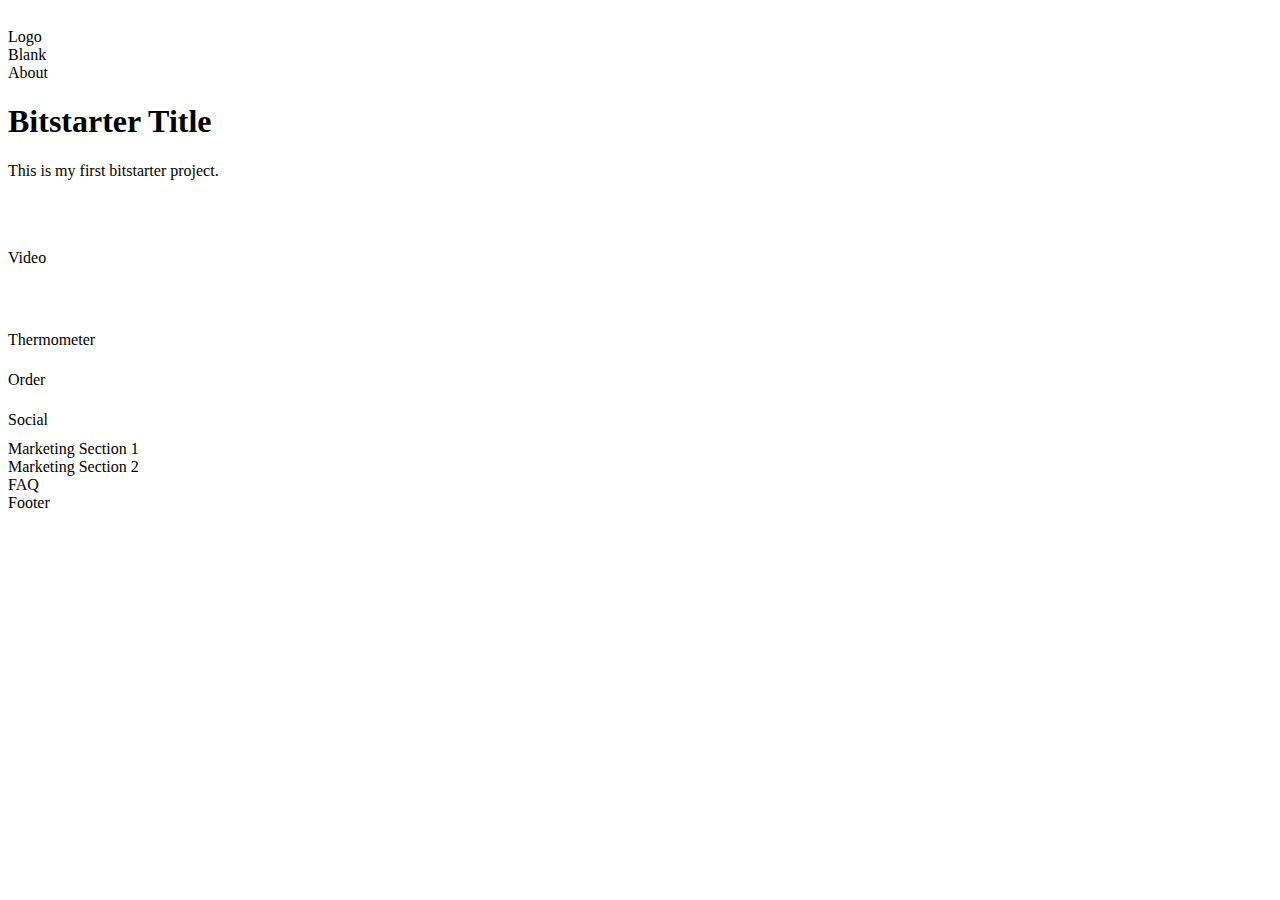
<file: bitstarter/index.html>
<!DOCTYPE html>
<html lagn="en">
  <head>
		<meta charset="utf-8">
		<title>My First Bitstarter</title>
        <link type ="text/css" real="stylesheet"
        	href="https://d398qusaz40orc.cloudfrount.net/startup%2Fcode%2Fbootstrap-2.3.2.css">
        <style type="text/css">
			body {
				padding-top:20px;
				padding-bottom:40px;
				} 
			.container {
				width:960px;
				}  
			p.ead {
				padding-top: 15px;
				}
			.navigation, .pitch, .section1, .sextion2, .faq, .footer {
				padding: 10px, 0px, 10px, 0px;
				}
			.video{
				height:124px;
				line-height:123px;
				}
			.thermometer, .order, .social {
				height:40px;
				line-height:40px;
				}
		</style>
      </head>
      <body>
      	<div class ="container">
        	<div class="row navigation">
            	<div class ="span2 logo">
                 Logo
                </div>
                <div class ="span6 blank">
                Blank
                </div>
                <div class = "span4 about">
                About
                </div>
               </div>
            <div class="row heading">
            	<div class="span12">
                	<h1>Bitstarter Title</h1>
                 </div>
             </div>
             <div class ="row subheading">
             	<div class ="span12">
                	<p class="lead">This is my first bitstarter project.</p>
                 </div>
             </div>
             <div class ="row pitch">
             	<div class ="span6 video">
                Video
             </div>
             <div class ="span6">
             	<div class="thermometer">
                Thermometer
                </div>
                <div class ="order">
                	Order
                </div> 
                 <div class ="social">
                	Social
                </div> 
              </div>
            </div>
            <div class="row section1">
                <div class ="span12">
                	Marketing Section 1
                 </div>
             </div>
             <div class="row section2">
                <div class ="span12">
                	Marketing Section 2
                 </div>
             </div>
        	 <div class="row faq">
                <div class ="span12">
                	FAQ
                 </div>
             </div>
             <div class="row footer">
                <div class ="span12">
                	Footer
                 </div>
             </div>
           </div>
          </body>
       </html>
</file>
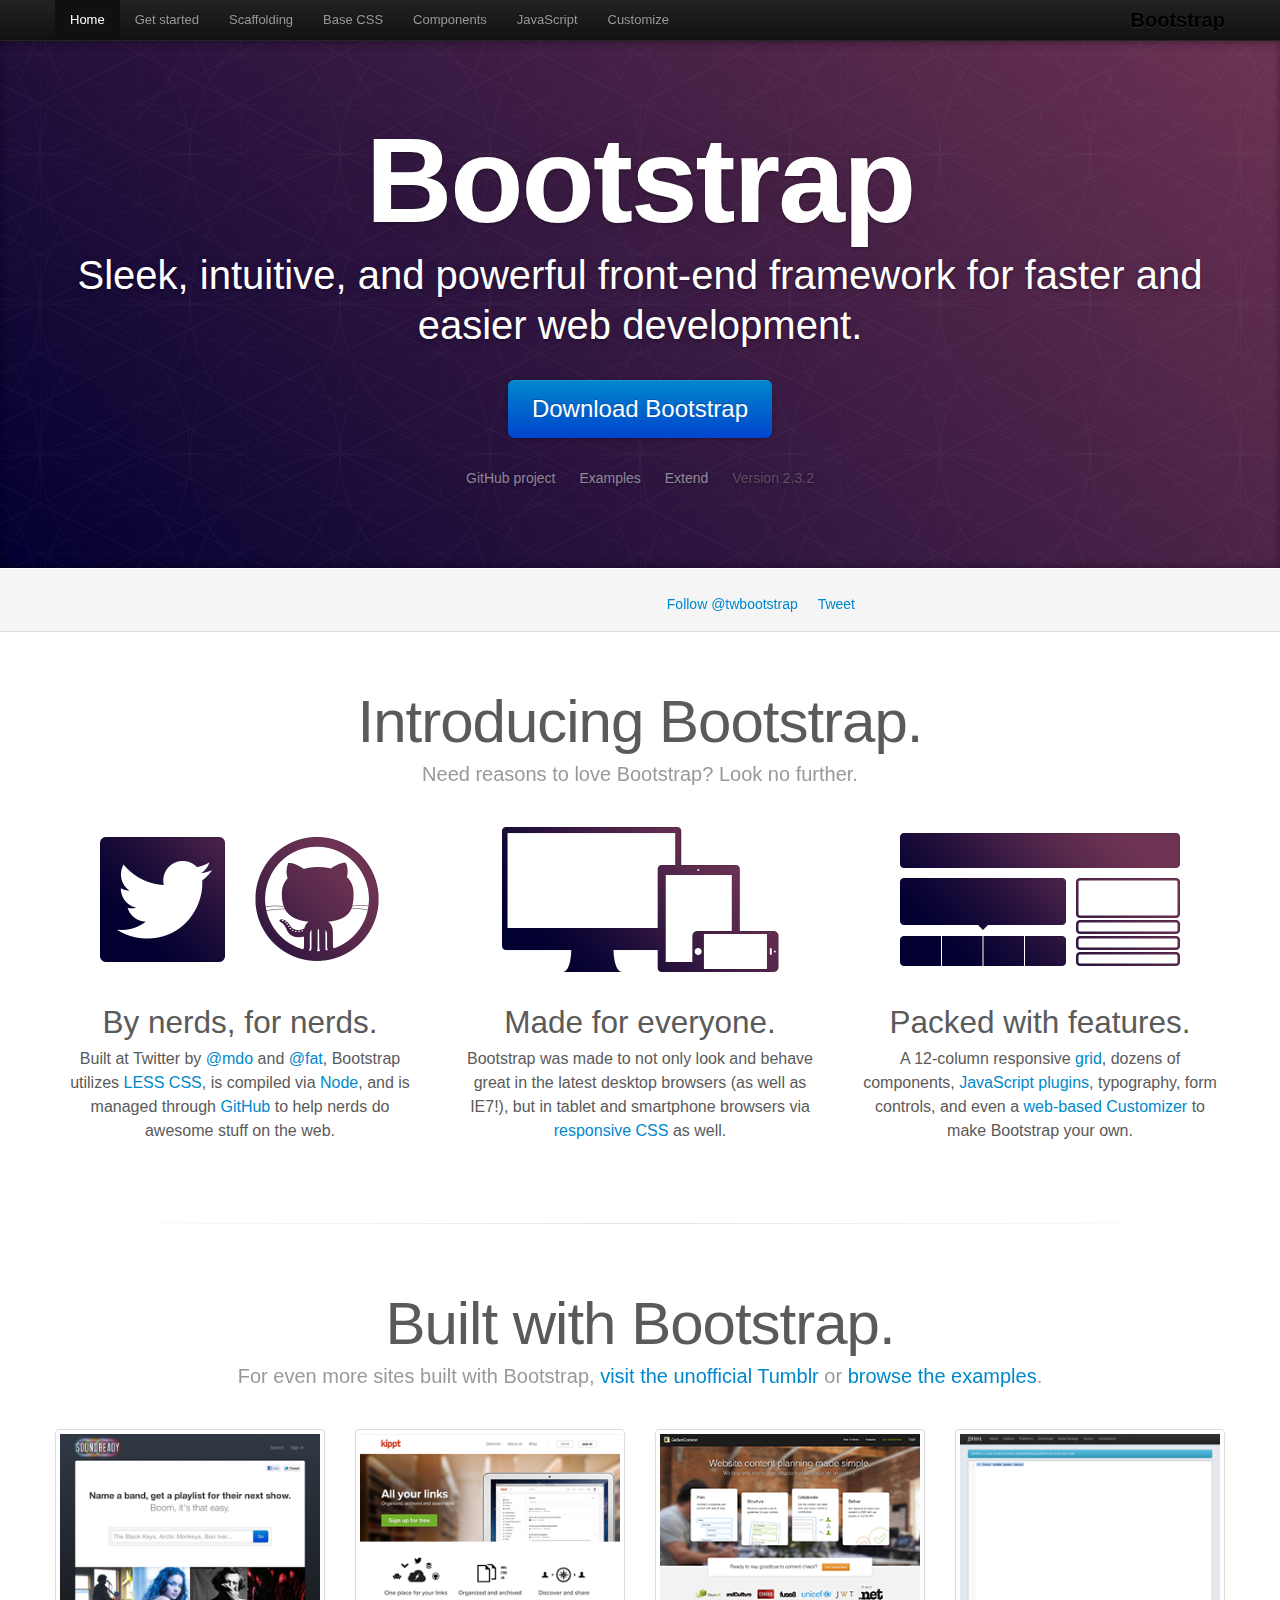
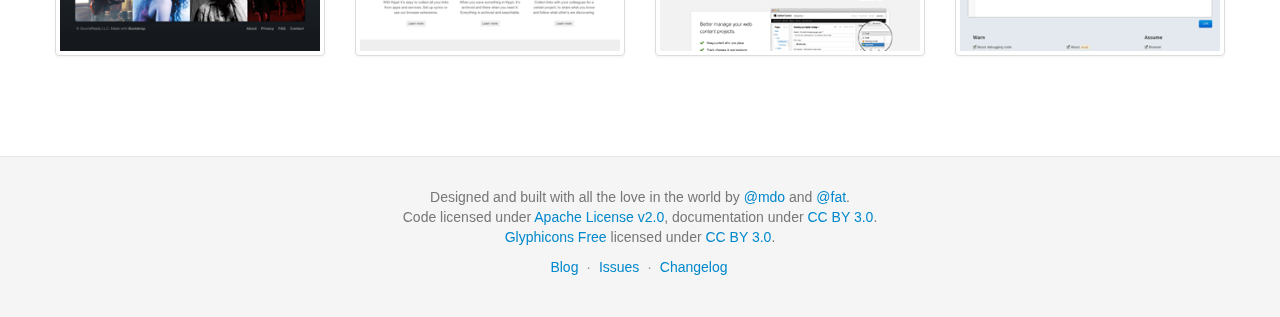
<file: Bootstrap/docs/index.html>
<!DOCTYPE html>
<html lang="en">
  <head>
    <meta charset="utf-8">
    <title>Bootstrap</title>
    <meta name="viewport" content="width=device-width, initial-scale=1.0">
    <meta name="description" content="">
    <meta name="author" content="">

    <!-- Le styles -->
    <link href="assets/css/bootstrap.css" rel="stylesheet">
    <link href="assets/css/bootstrap-responsive.css" rel="stylesheet">
    <link href="assets/css/docs.css" rel="stylesheet">
    <link href="assets/js/google-code-prettify/prettify.css" rel="stylesheet">

    <!-- Le HTML5 shim, for IE6-8 support of HTML5 elements -->
    <!--[if lt IE 9]>
      <script src="assets/js/html5shiv.js"></script>
    <![endif]-->

    <!-- Le fav and touch icons -->
    <link rel="apple-touch-icon-precomposed" sizes="144x144" href="assets/ico/apple-touch-icon-144-precomposed.png">
    <link rel="apple-touch-icon-precomposed" sizes="114x114" href="assets/ico/apple-touch-icon-114-precomposed.png">
      <link rel="apple-touch-icon-precomposed" sizes="72x72" href="assets/ico/apple-touch-icon-72-precomposed.png">
                    <link rel="apple-touch-icon-precomposed" href="assets/ico/apple-touch-icon-57-precomposed.png">
                                   <link rel="shortcut icon" href="assets/ico/favicon.png">

    <script type="text/javascript">
      var _gaq = _gaq || [];
      _gaq.push(['_setAccount', 'UA-146052-10']);
      _gaq.push(['_trackPageview']);
      (function() {
        var ga = document.createElement('script'); ga.type = 'text/javascript'; ga.async = true;
        ga.src = ('https:' == document.location.protocol ? 'https://ssl' : 'http://www') + '.google-analytics.com/ga.js';
        var s = document.getElementsByTagName('script')[0]; s.parentNode.insertBefore(ga, s);
      })();
    </script>
  </head>

  <body data-spy="scroll" data-target=".bs-docs-sidebar">

    <!-- Navbar
    ================================================== -->
    <div class="navbar navbar-inverse navbar-fixed-top">
      <div class="navbar-inner">
        <div class="container">
          <button type="button" class="btn btn-navbar" data-toggle="collapse" data-target=".nav-collapse">
            <span class="icon-bar"></span>
            <span class="icon-bar"></span>
            <span class="icon-bar"></span>
          </button>
          <a class="brand" href="./index.html">Bootstrap</a>
          <div class="nav-collapse collapse">
            <ul class="nav">
              <li class="active">
                <a href="./index.html">Home</a>
              </li>
              <li class="">
                <a href="./getting-started.html">Get started</a>
              </li>
              <li class="">
                <a href="./scaffolding.html">Scaffolding</a>
              </li>
              <li class="">
                <a href="./base-css.html">Base CSS</a>
              </li>
              <li class="">
                <a href="./components.html">Components</a>
              </li>
              <li class="">
                <a href="./javascript.html">JavaScript</a>
              </li>
              <li class="">
                <a href="./customize.html">Customize</a>
              </li>
            </ul>
          </div>
        </div>
      </div>
    </div>

<div class="jumbotron masthead">
  <div class="container">
    <h1>Bootstrap</h1>
    <p>Sleek, intuitive, and powerful front-end framework for faster and easier web development.</p>
    <p>
      <a href="assets/bootstrap.zip" class="btn btn-primary btn-large" onclick="_gaq.push(['_trackEvent', 'Jumbotron actions', 'Download', 'Download 2.3.2']);">Download Bootstrap</a>
    </p>
    <ul class="masthead-links">
      <li>
        <a href="http://github.com/twitter/bootstrap" onclick="_gaq.push(['_trackEvent', 'Jumbotron actions', 'Jumbotron links', 'GitHub project']);">GitHub project</a>
      </li>
      <li>
        <a href="./getting-started.html#examples" onclick="_gaq.push(['_trackEvent', 'Jumbotron actions', 'Jumbotron links', 'Examples']);">Examples</a>
      </li>
      <li>
        <a href="./extend.html" onclick="_gaq.push(['_trackEvent', 'Jumbotron actions', 'Jumbotron links', 'Extend']);">Extend</a>
      </li>
      <li>
        Version 2.3.2
      </li>
    </ul>
  </div>
</div>

<div class="bs-docs-social">
  <div class="container">
    <ul class="bs-docs-social-buttons">
      <li>
        <iframe class="github-btn" src="http://ghbtns.com/github-btn.html?user=twitter&repo=bootstrap&type=watch&count=true" allowtransparency="true" frameborder="0" scrolling="0" width="100px" height="20px"></iframe>
      </li>
      <li>
        <iframe class="github-btn" src="http://ghbtns.com/github-btn.html?user=twitter&repo=bootstrap&type=fork&count=true" allowtransparency="true" frameborder="0" scrolling="0" width="102px" height="20px"></iframe>
      </li>
      <li class="follow-btn">
        <a href="https://twitter.com/twbootstrap" class="twitter-follow-button" data-link-color="#0069D6" data-show-count="true">Follow @twbootstrap</a>
      </li>
      <li class="tweet-btn">
        <a href="https://twitter.com/share" class="twitter-share-button" data-url="http://twitter.github.com/bootstrap/" data-count="horizontal" data-via="twbootstrap" data-related="mdo:Creator of Twitter Bootstrap">Tweet</a>
      </li>
    </ul>
  </div>
</div>

<div class="container">

  <div class="marketing">

    <h1>Introducing Bootstrap.</h1>
    <p class="marketing-byline">Need reasons to love Bootstrap? Look no further.</p>

    <div class="row-fluid">
      <div class="span4">
        <img class="marketing-img" src="assets/img/bs-docs-twitter-github.png">
        <h2>By nerds, for nerds.</h2>
        <p>Built at Twitter by <a href="http://twitter.com/mdo">@mdo</a> and <a href="http://twitter.com/fat">@fat</a>, Bootstrap utilizes <a href="http://lesscss.org">LESS CSS</a>, is compiled via <a href="http://nodejs.org">Node</a>, and is managed through <a href="http://github.com">GitHub</a> to help nerds do awesome stuff on the web.</p>
      </div>
      <div class="span4">
        <img class="marketing-img" src="assets/img/bs-docs-responsive-illustrations.png">
        <h2>Made for everyone.</h2>
        <p>Bootstrap was made to not only look and behave great in the latest desktop browsers (as well as IE7!), but in tablet and smartphone browsers via <a href="./scaffolding.html#responsive">responsive CSS</a> as well.</p>
      </div>
      <div class="span4">
        <img class="marketing-img" src="assets/img/bs-docs-bootstrap-features.png">
        <h2>Packed with features.</h2>
        <p>A 12-column responsive <a href="./scaffolding.html#gridSystem">grid</a>, dozens of components, <a href="./javascript.html">JavaScript plugins</a>, typography, form controls, and even a <a href="./customize.html">web-based Customizer</a> to make Bootstrap your own.</p>
      </div>
    </div>

    <hr class="soften">

    <h1>Built with Bootstrap.</h1>
    <p class="marketing-byline">For even more sites built with Bootstrap, <a href="http://builtwithbootstrap.tumblr.com/" target="_blank">visit the unofficial Tumblr</a> or <a href="./getting-started.html#examples">browse the examples</a>.</p>
    <div class="row-fluid">
      <ul class="thumbnails example-sites">
        <li class="span3">
          <a class="thumbnail" href="http://soundready.fm/" target="_blank">
            <img src="assets/img/example-sites/soundready.png" alt="SoundReady.fm">
          </a>
        </li>
        <li class="span3">
          <a class="thumbnail" href="http://kippt.com/" target="_blank">
            <img src="assets/img/example-sites/kippt.png" alt="Kippt">
          </a>
        </li>
        <li class="span3">
          <a class="thumbnail" href="http://www.gathercontent.com/" target="_blank">
            <img src="assets/img/example-sites/gathercontent.png" alt="Gather Content">
          </a>
        </li>
        <li class="span3">
          <a class="thumbnail" href="http://www.jshint.com/" target="_blank">
            <img src="assets/img/example-sites/jshint.png" alt="JS Hint">
          </a>
        </li>
      </ul>
     </div>

  </div>

</div>



    <!-- Footer
    ================================================== -->
    <footer class="footer">
      <div class="container">
        <p>Designed and built with all the love in the world by <a href="http://twitter.com/mdo" target="_blank">@mdo</a> and <a href="http://twitter.com/fat" target="_blank">@fat</a>.</p>
        <p>Code licensed under <a href="http://www.apache.org/licenses/LICENSE-2.0" target="_blank">Apache License v2.0</a>, documentation under <a href="http://creativecommons.org/licenses/by/3.0/">CC BY 3.0</a>.</p>
        <p><a href="http://glyphicons.com">Glyphicons Free</a> licensed under <a href="http://creativecommons.org/licenses/by/3.0/">CC BY 3.0</a>.</p>
        <ul class="footer-links">
          <li><a href="http://blog.getbootstrap.com">Blog</a></li>
          <li class="muted">&middot;</li>
          <li><a href="https://github.com/twitter/bootstrap/issues?state=open">Issues</a></li>
          <li class="muted">&middot;</li>
          <li><a href="https://github.com/twitter/bootstrap/blob/master/CHANGELOG.md">Changelog</a></li>
        </ul>
      </div>
    </footer>



    <!-- Le javascript
    ================================================== -->
    <!-- Placed at the end of the document so the pages load faster -->
    <script type="text/javascript" src="http://platform.twitter.com/widgets.js"></script>
    <script src="assets/js/jquery.js"></script>
    <script src="assets/js/bootstrap-transition.js"></script>
    <script src="assets/js/bootstrap-alert.js"></script>
    <script src="assets/js/bootstrap-modal.js"></script>
    <script src="assets/js/bootstrap-dropdown.js"></script>
    <script src="assets/js/bootstrap-scrollspy.js"></script>
    <script src="assets/js/bootstrap-tab.js"></script>
    <script src="assets/js/bootstrap-tooltip.js"></script>
    <script src="assets/js/bootstrap-popover.js"></script>
    <script src="assets/js/bootstrap-button.js"></script>
    <script src="assets/js/bootstrap-collapse.js"></script>
    <script src="assets/js/bootstrap-carousel.js"></script>
    <script src="assets/js/bootstrap-typeahead.js"></script>
    <script src="assets/js/bootstrap-affix.js"></script>

    <script src="assets/js/holder/holder.js"></script>
    <script src="assets/js/google-code-prettify/prettify.js"></script>

    <script src="assets/js/application.js"></script>


    <!-- Analytics
    ================================================== -->
    <script>
      var _gauges = _gauges || [];
      (function() {
        var t   = document.createElement('script');
        t.type  = 'text/javascript';
        t.async = true;
        t.id    = 'gauges-tracker';
        t.setAttribute('data-site-id', '4f0dc9fef5a1f55508000013');
        t.src = '//secure.gaug.es/track.js';
        var s = document.getElementsByTagName('script')[0];
        s.parentNode.insertBefore(t, s);
      })();
    </script>

  </body>
</html>
</file>
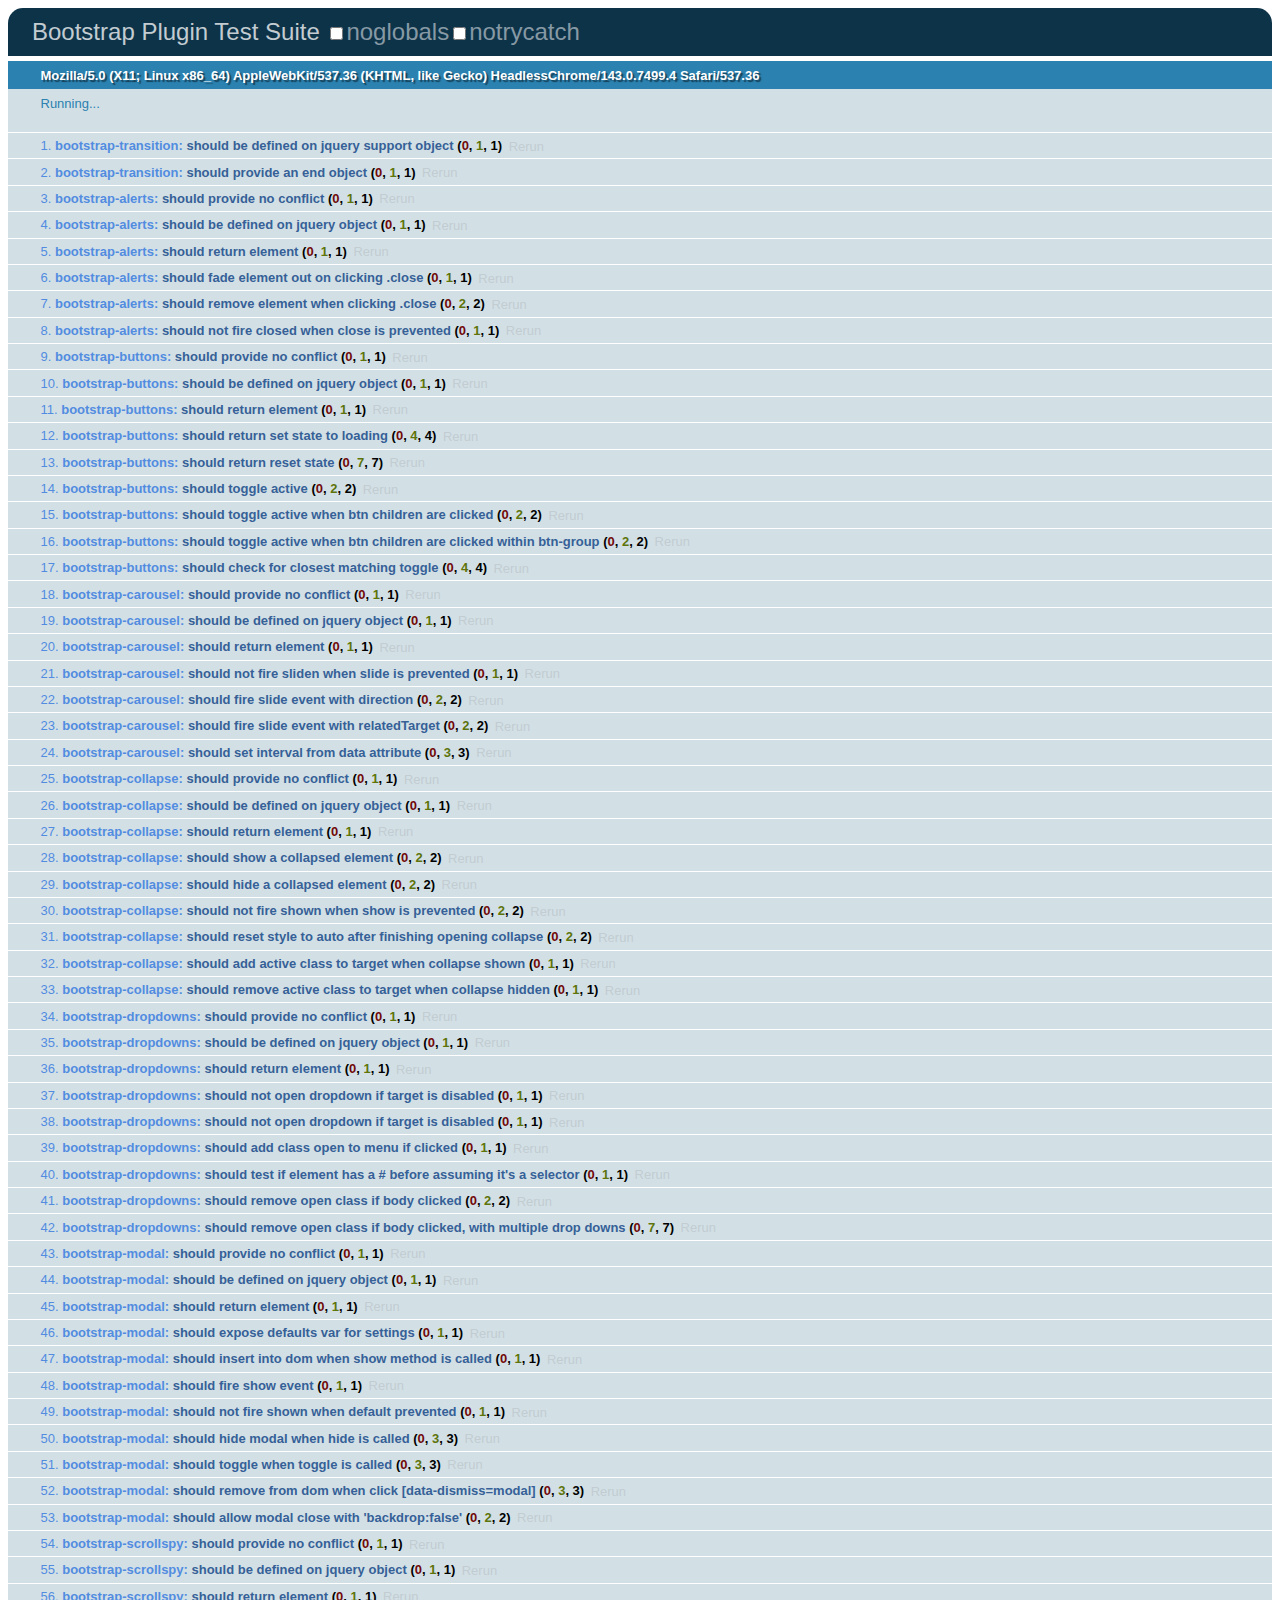
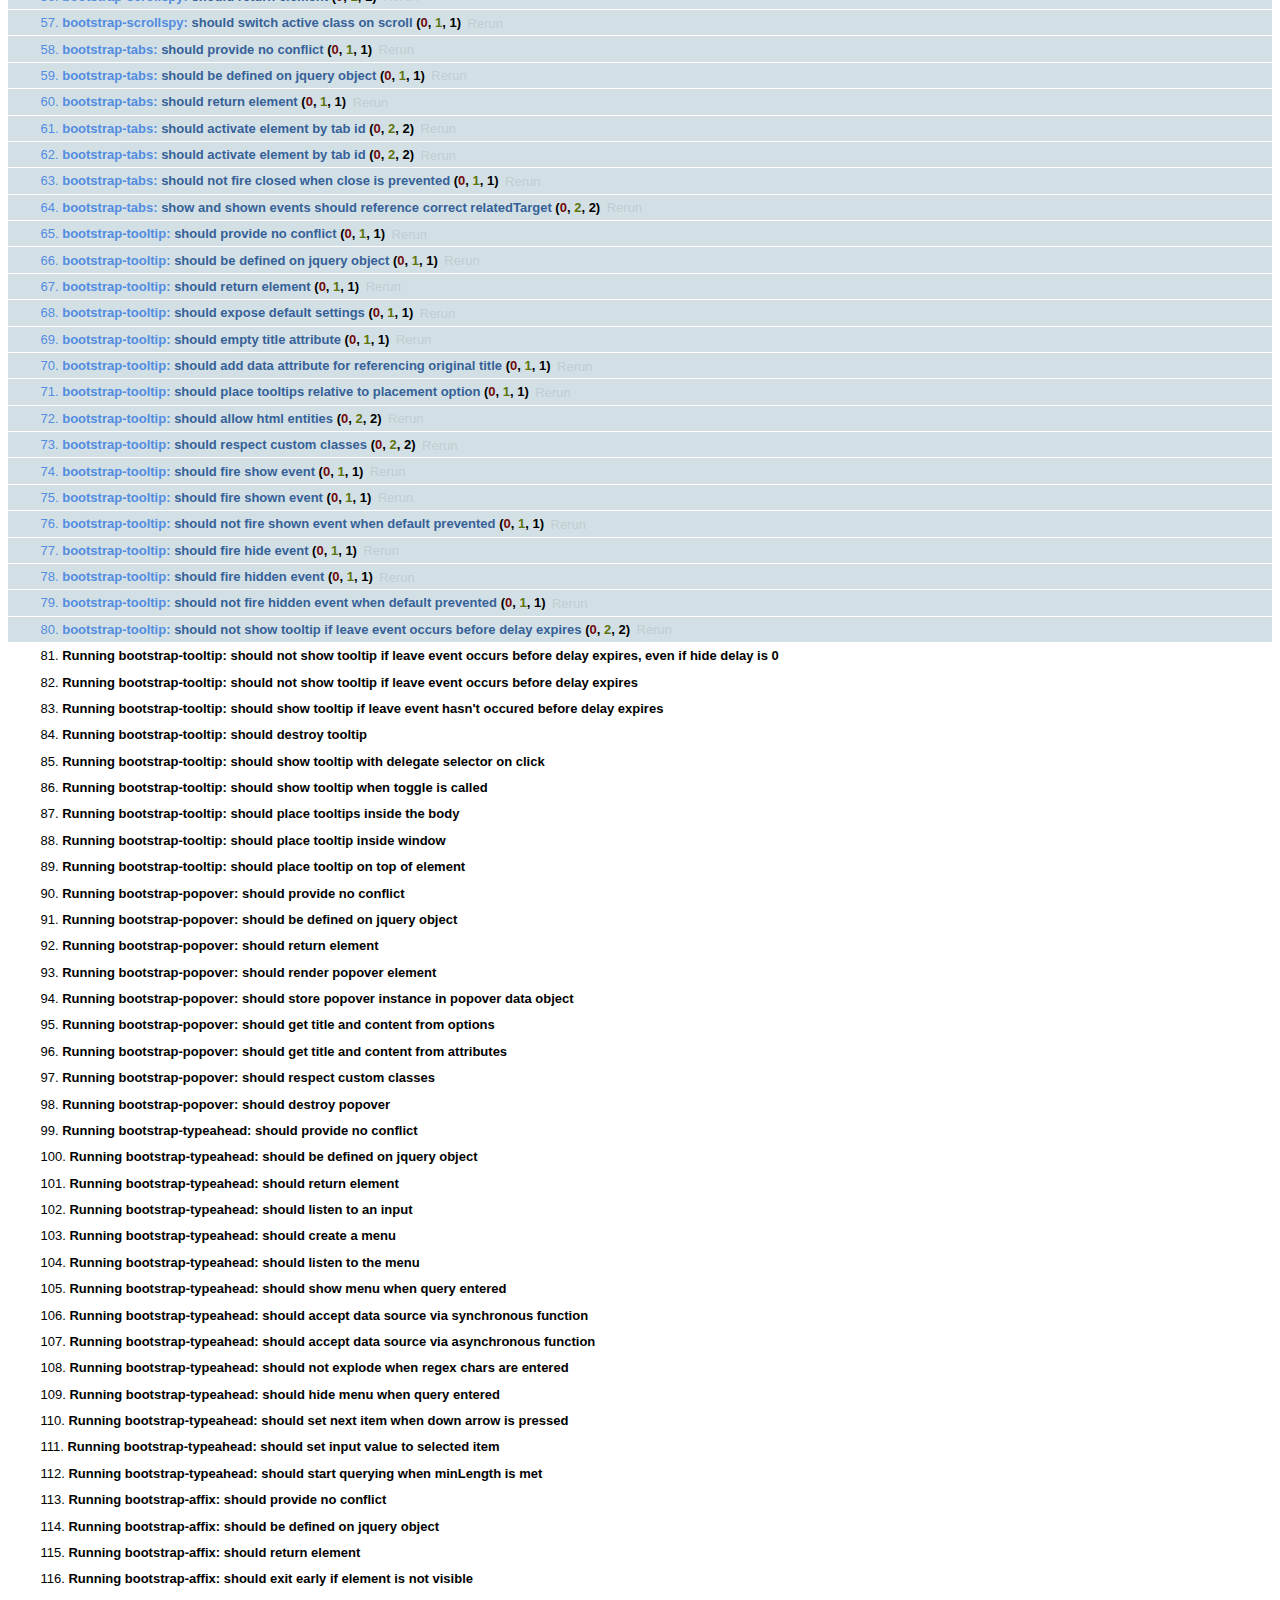
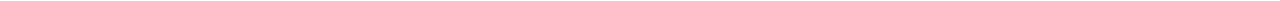
<file: Bootstrap/js/tests/index.html>
<!DOCTYPE HTML>
<html>
<head>
  <title>Bootstrap Plugin Test Suite</title>

  <!-- jquery -->
  <!--<script src="http://code.jquery.com/jquery-1.7.min.js"></script>-->
  <script src="vendor/jquery.js"></script>

  <!-- qunit -->
  <link rel="stylesheet" href="vendor/qunit.css" type="text/css" media="screen" />
  <script src="vendor/qunit.js"></script>

  <!-- phantomjs logging script-->
  <script src="unit/bootstrap-phantom.js"></script>

  <!--  plugin sources -->
  <script src="../../js/bootstrap-transition.js"></script>
  <script src="../../js/bootstrap-alert.js"></script>
  <script src="../../js/bootstrap-button.js"></script>
  <script src="../../js/bootstrap-carousel.js"></script>
  <script src="../../js/bootstrap-collapse.js"></script>
  <script src="../../js/bootstrap-dropdown.js"></script>
  <script src="../../js/bootstrap-modal.js"></script>
  <script src="../../js/bootstrap-scrollspy.js"></script>
  <script src="../../js/bootstrap-tab.js"></script>
  <script src="../../js/bootstrap-tooltip.js"></script>
  <script src="../../js/bootstrap-popover.js"></script>
  <script src="../../js/bootstrap-typeahead.js"></script>
  <script src="../../js/bootstrap-affix.js"></script>

  <!-- unit tests -->
  <script src="unit/bootstrap-transition.js"></script>
  <script src="unit/bootstrap-alert.js"></script>
  <script src="unit/bootstrap-button.js"></script>
  <script src="unit/bootstrap-carousel.js"></script>
  <script src="unit/bootstrap-collapse.js"></script>
  <script src="unit/bootstrap-dropdown.js"></script>
  <script src="unit/bootstrap-modal.js"></script>
  <script src="unit/bootstrap-scrollspy.js"></script>
  <script src="unit/bootstrap-tab.js"></script>
  <script src="unit/bootstrap-tooltip.js"></script>
  <script src="unit/bootstrap-popover.js"></script>
  <script src="unit/bootstrap-typeahead.js"></script>
  <script src="unit/bootstrap-affix.js"></script>
</head>
<body>
  <div>
    <h1 id="qunit-header">Bootstrap Plugin Test Suite</h1>
    <h2 id="qunit-banner"></h2>
    <h2 id="qunit-userAgent"></h2>
    <ol id="qunit-tests"></ol>
    <div id="qunit-fixture"></div>
  </div>
</body>
</html>
</file>
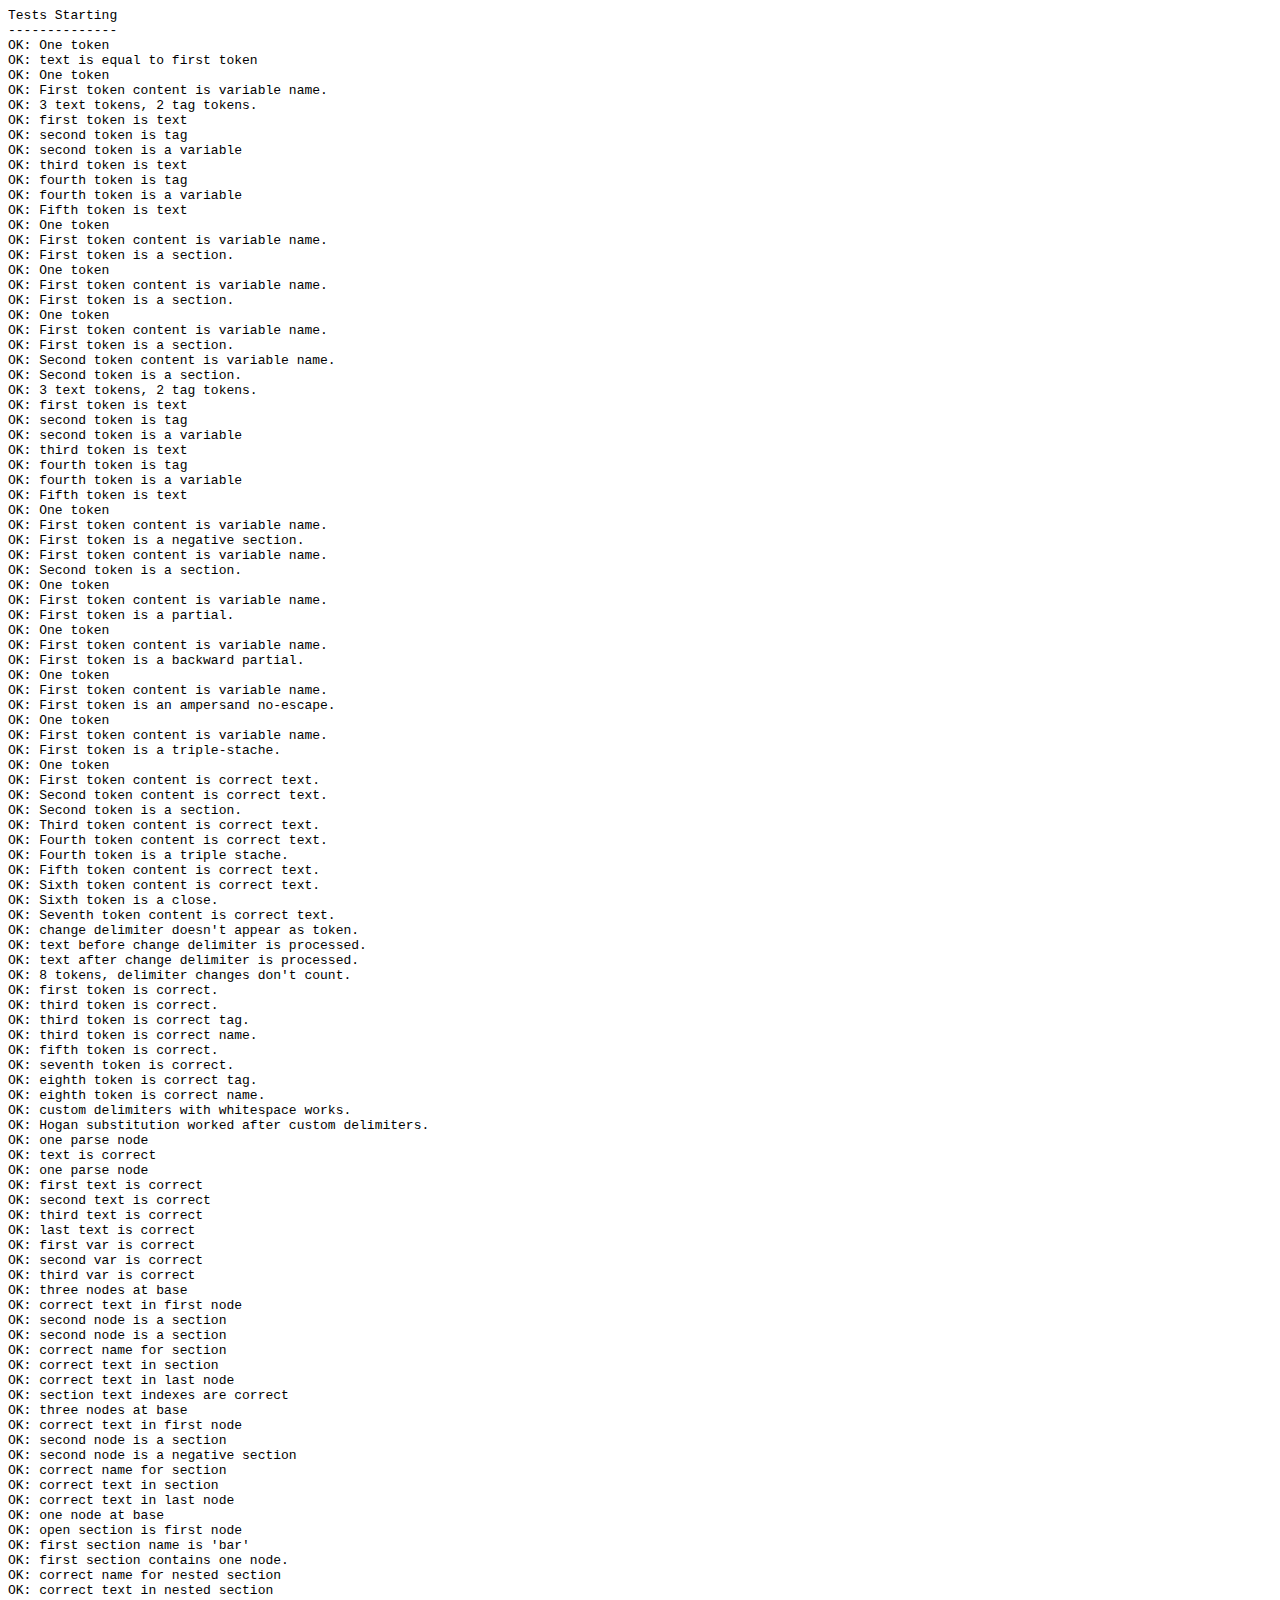
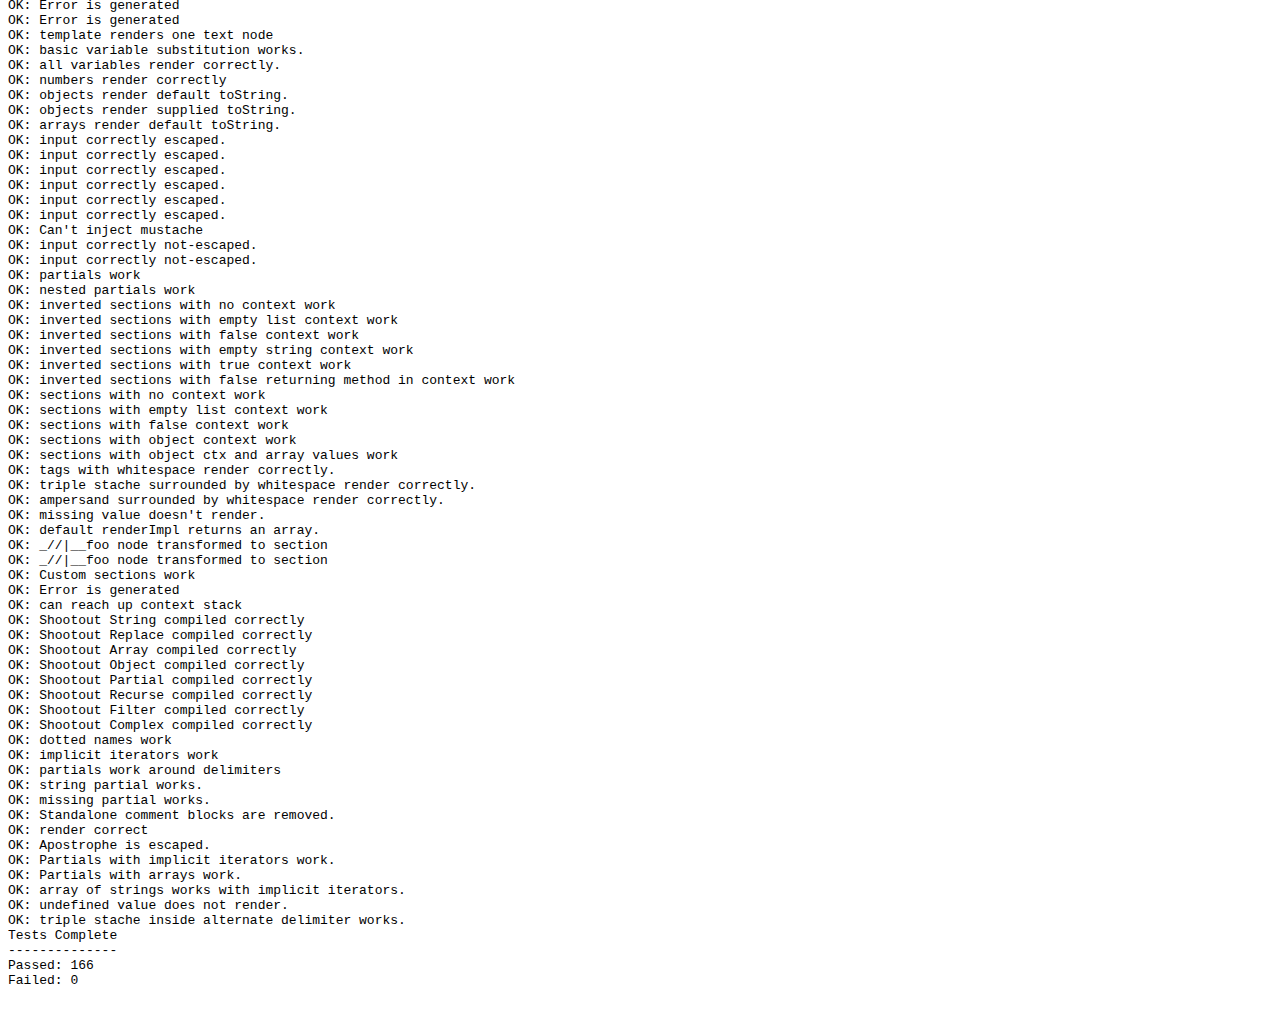
<file: Bootstrap/docs/build/node_modules/hogan.js/test/index.html>
<html>
<head>
	<title>test</title>
	<script src="https://raw.github.com/douglascrockford/JSON-js/master/json2.js"></script>
</head>
<body>
  <code id="console"></code>
  <script>var Hogan = {};</script>
  <script src="../lib/template.js"></script>
  <script src="../lib/compiler.js"></script>
  <script src="./index.js"></script>
</body>
</html>
</file>
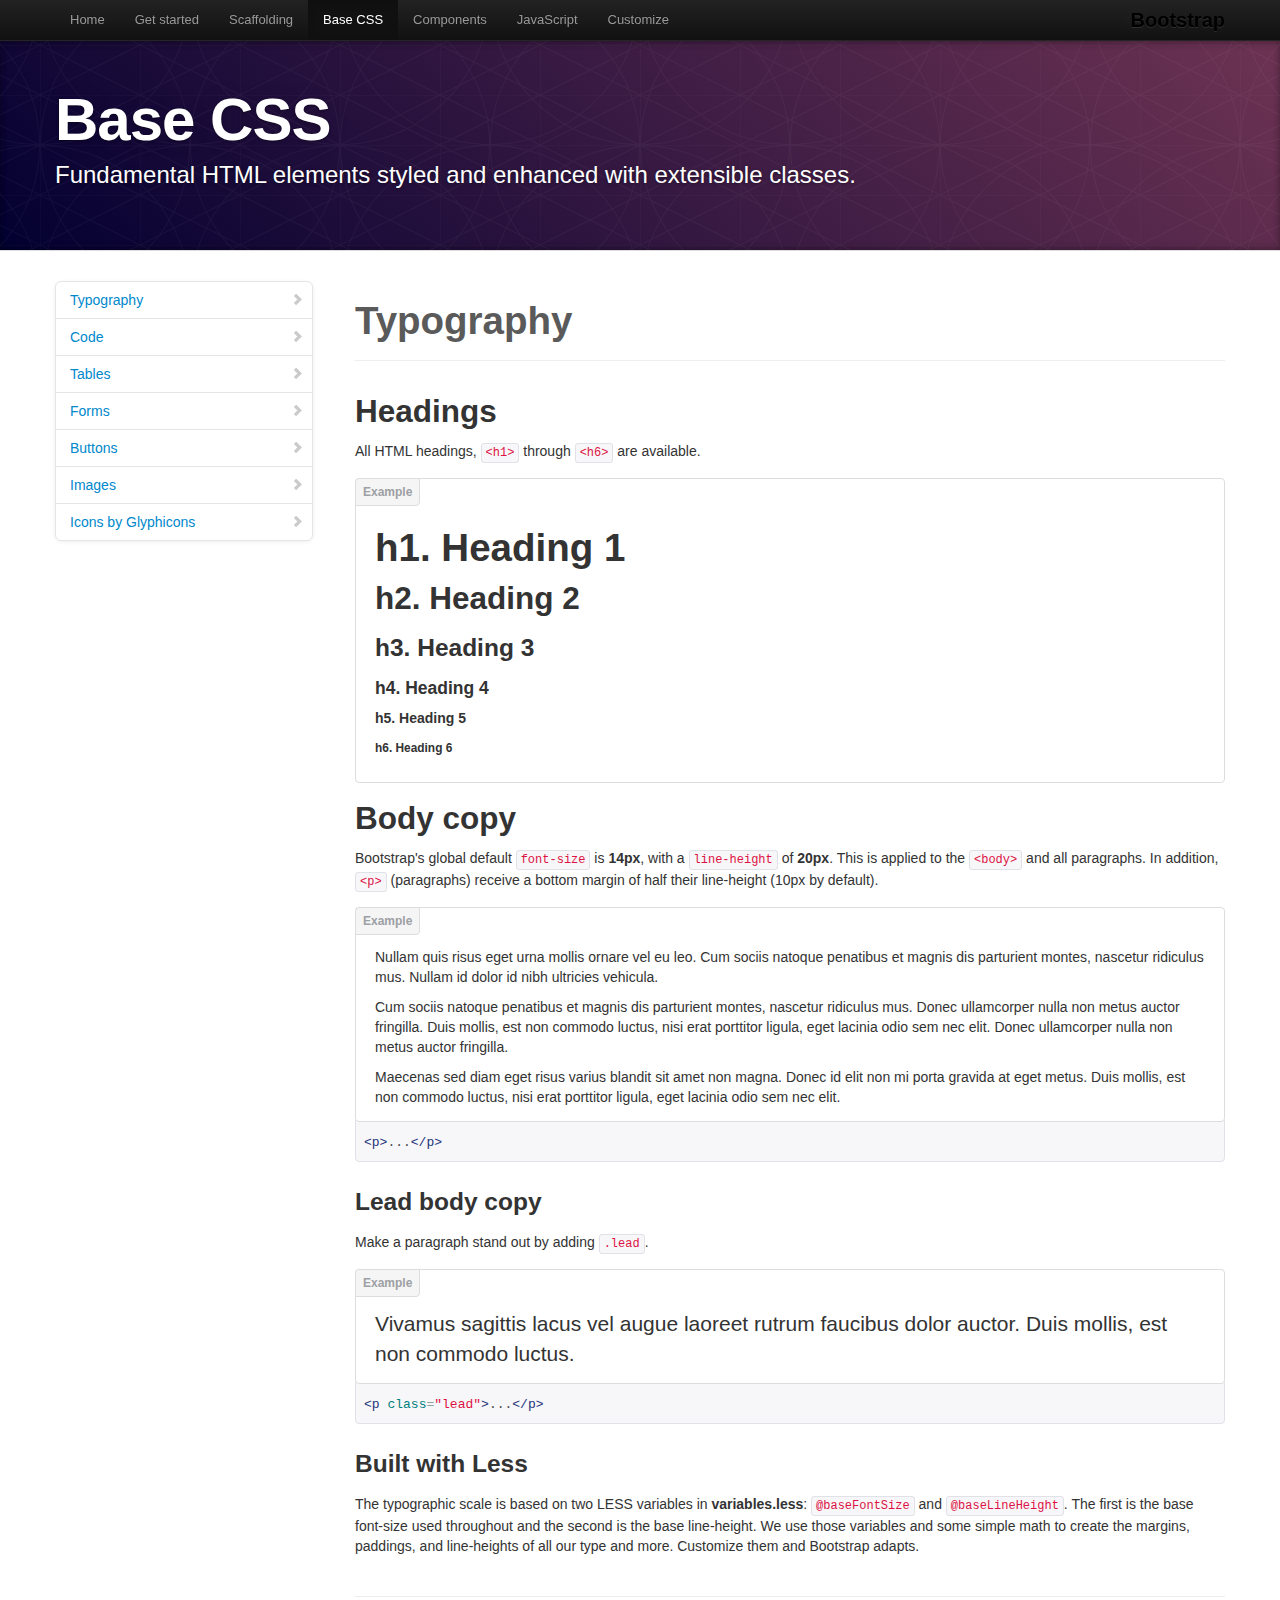
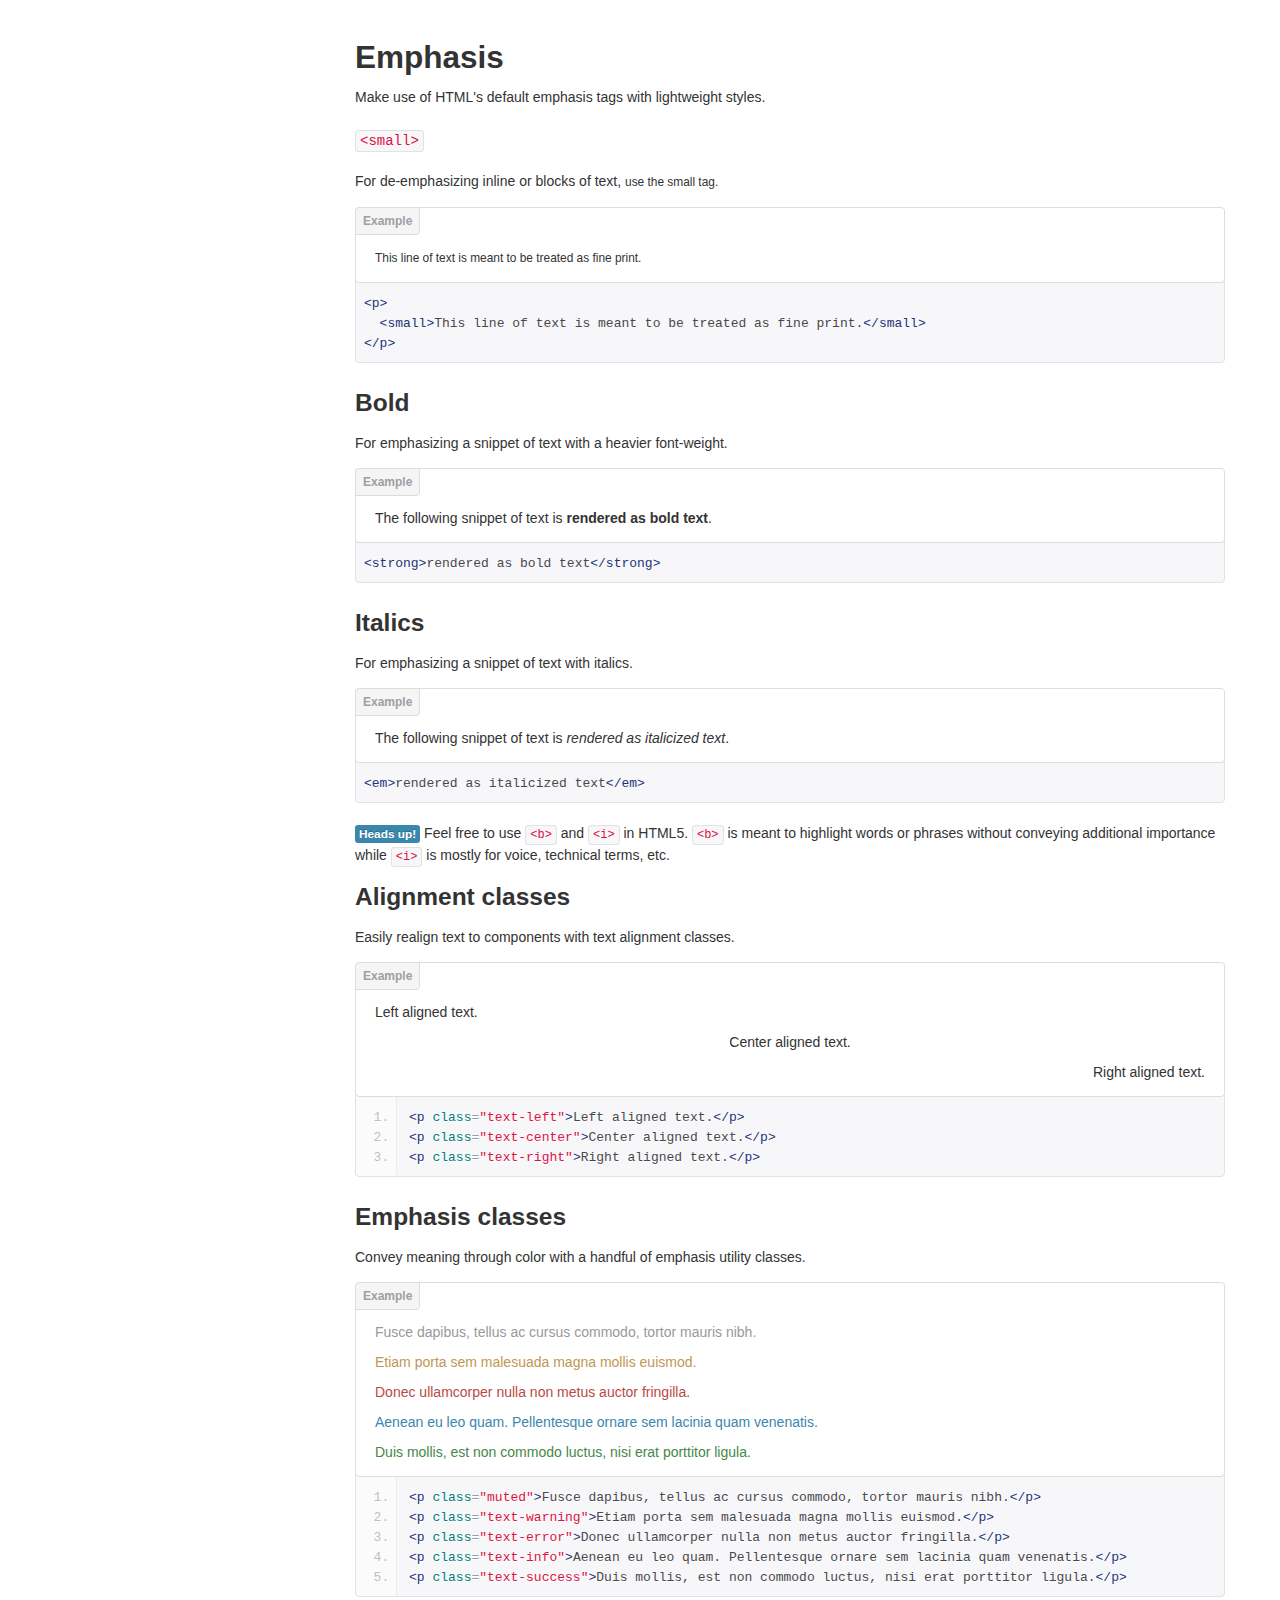
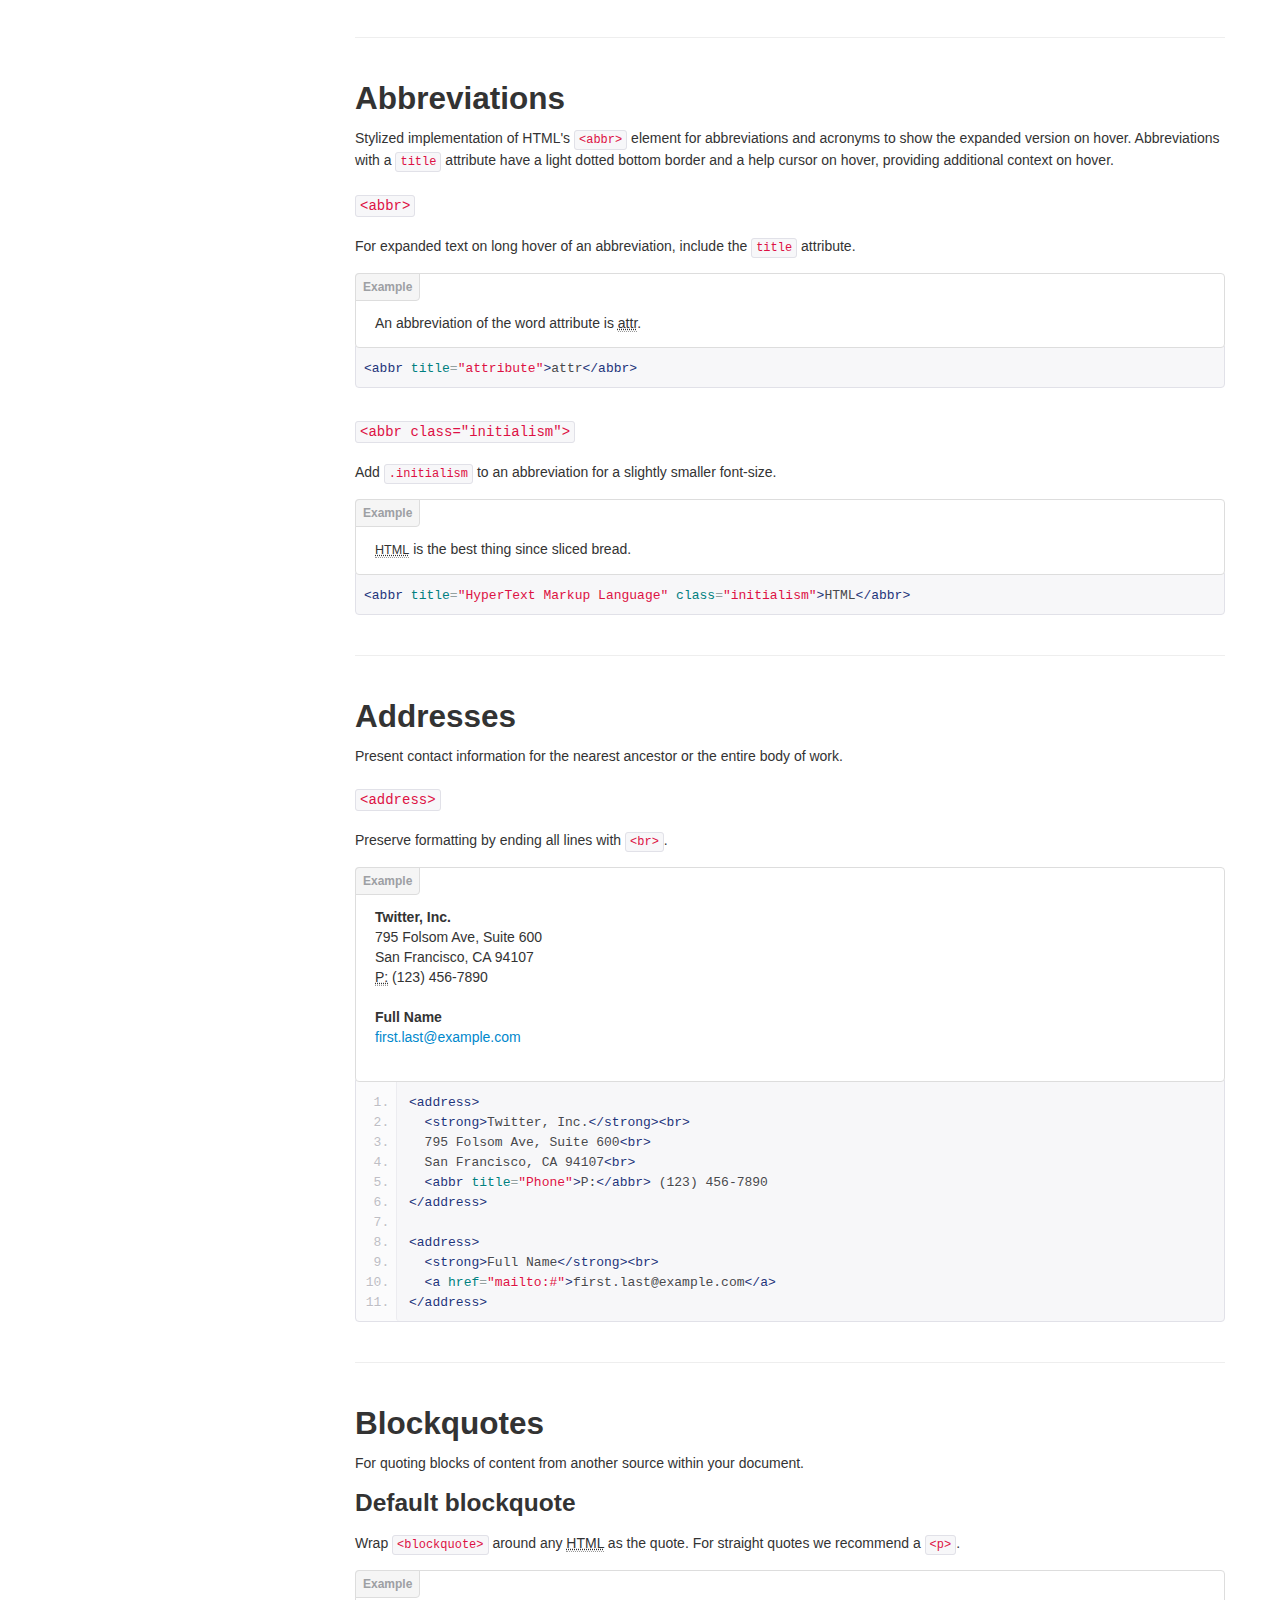
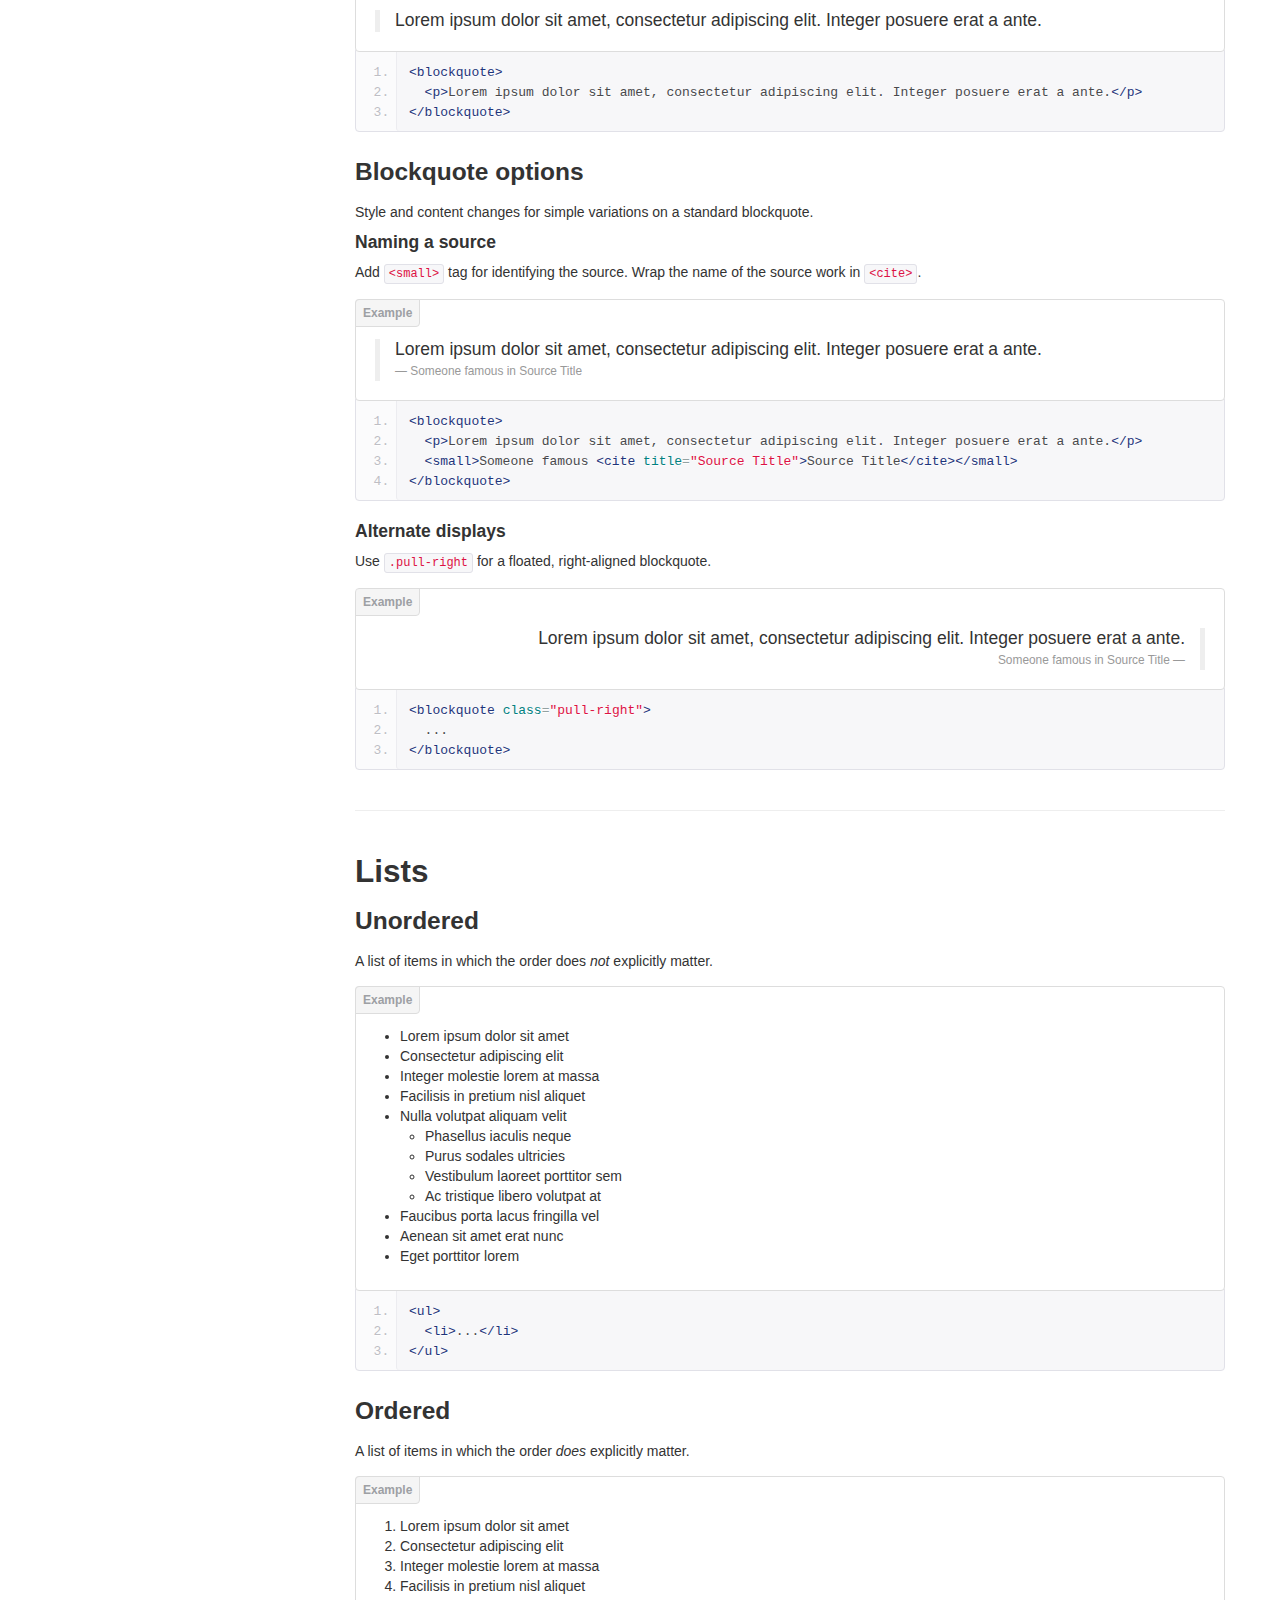
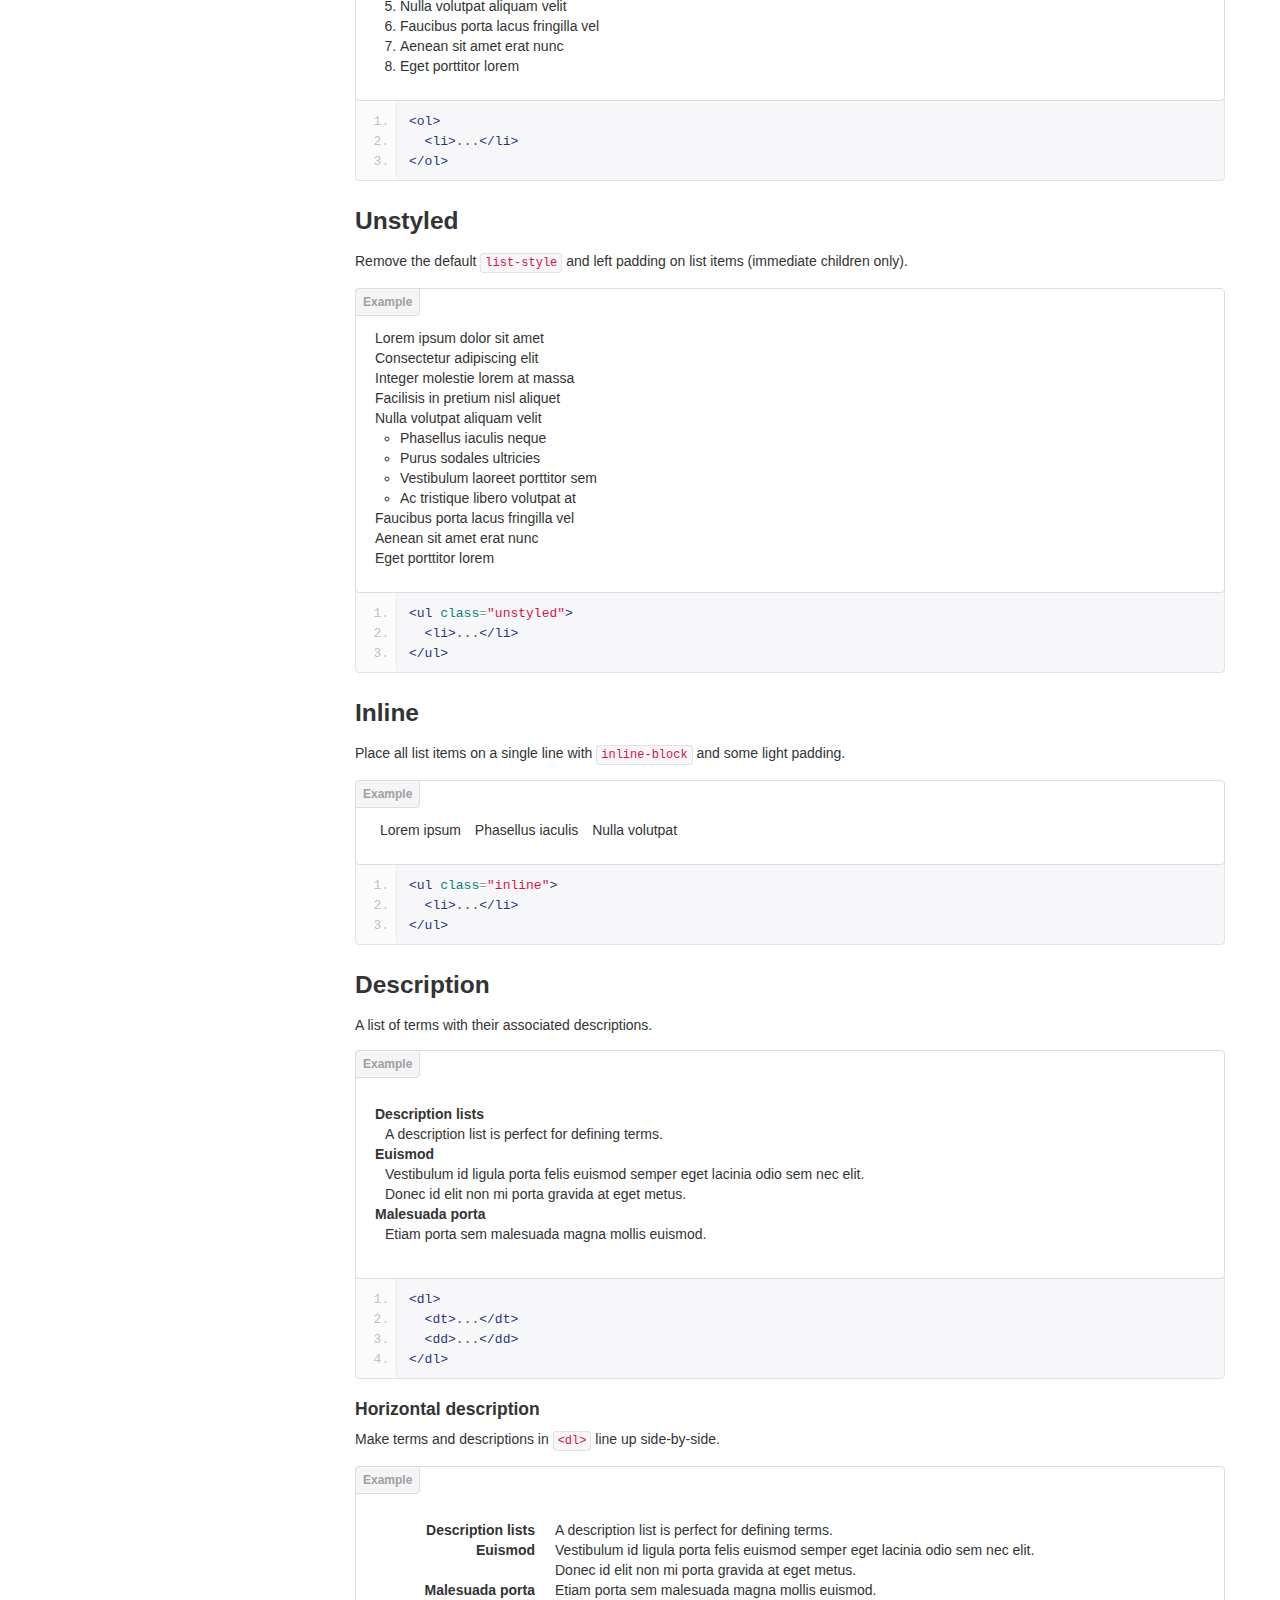
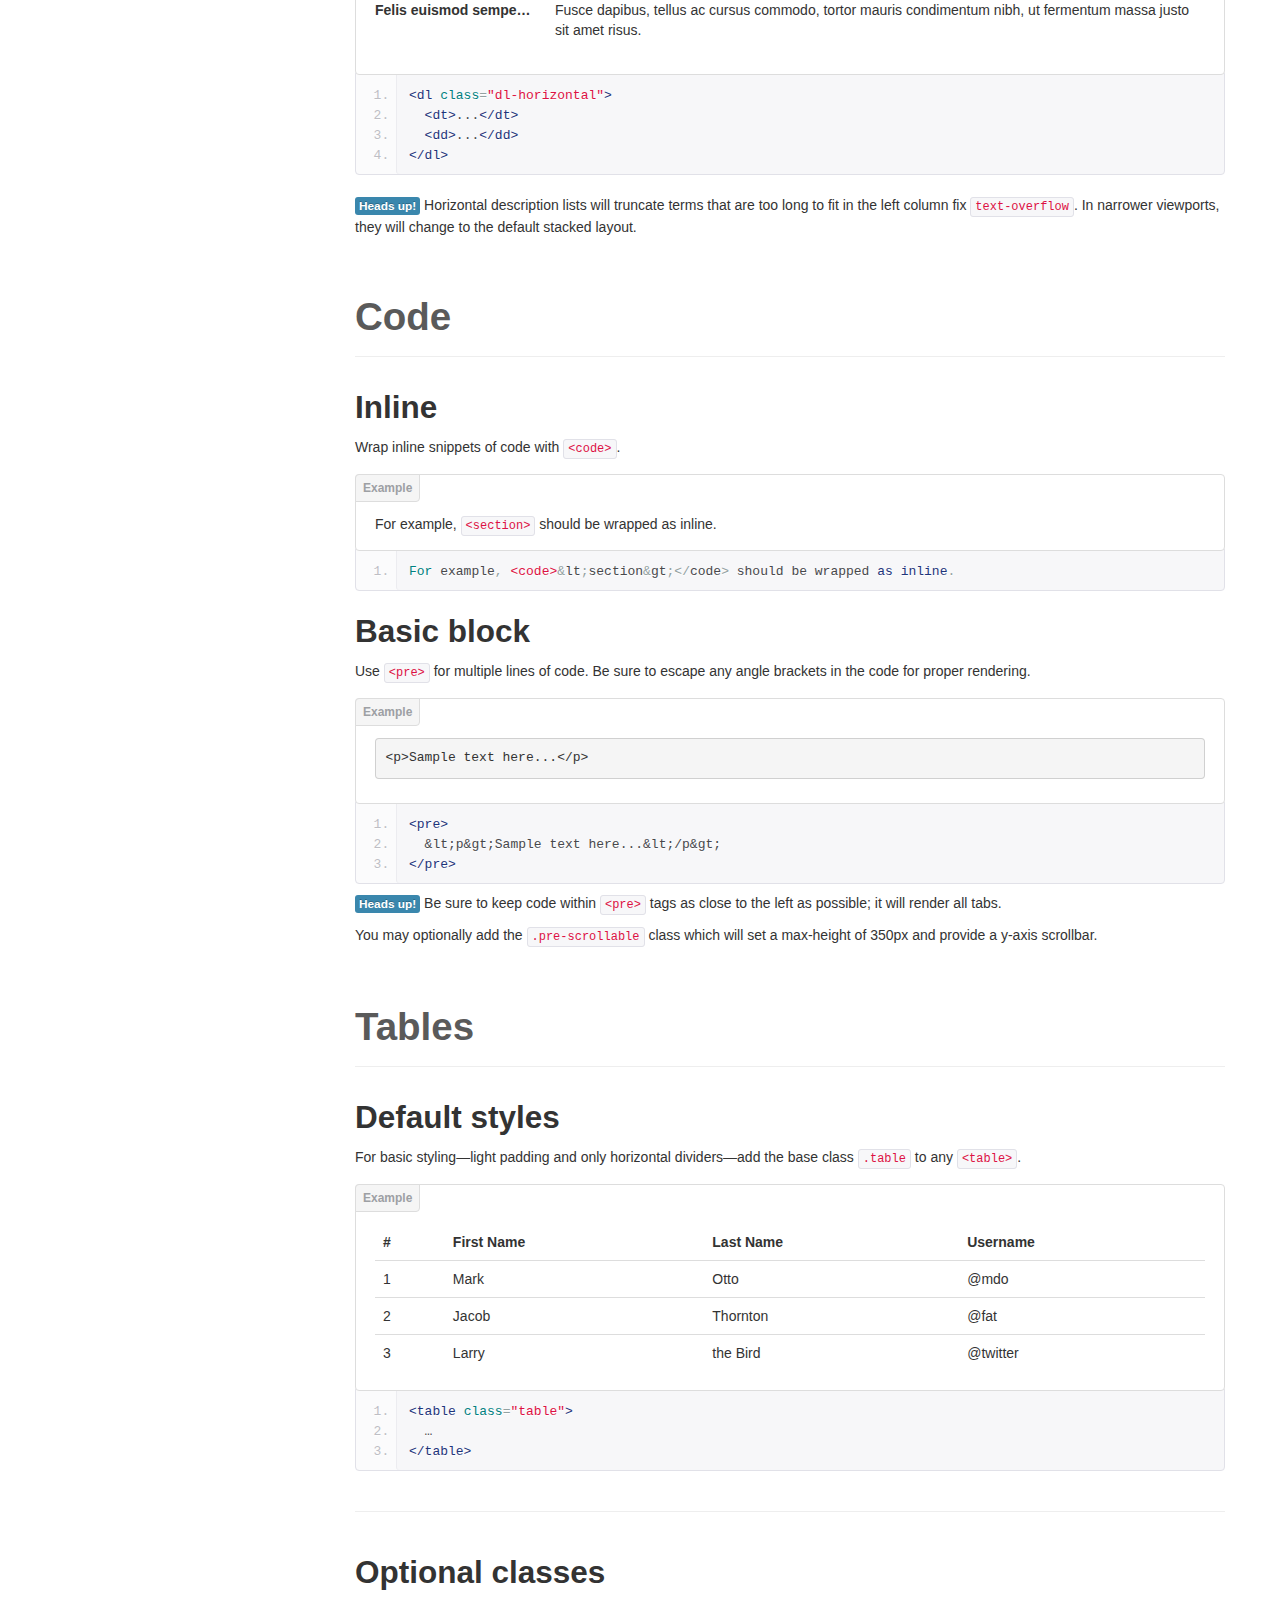
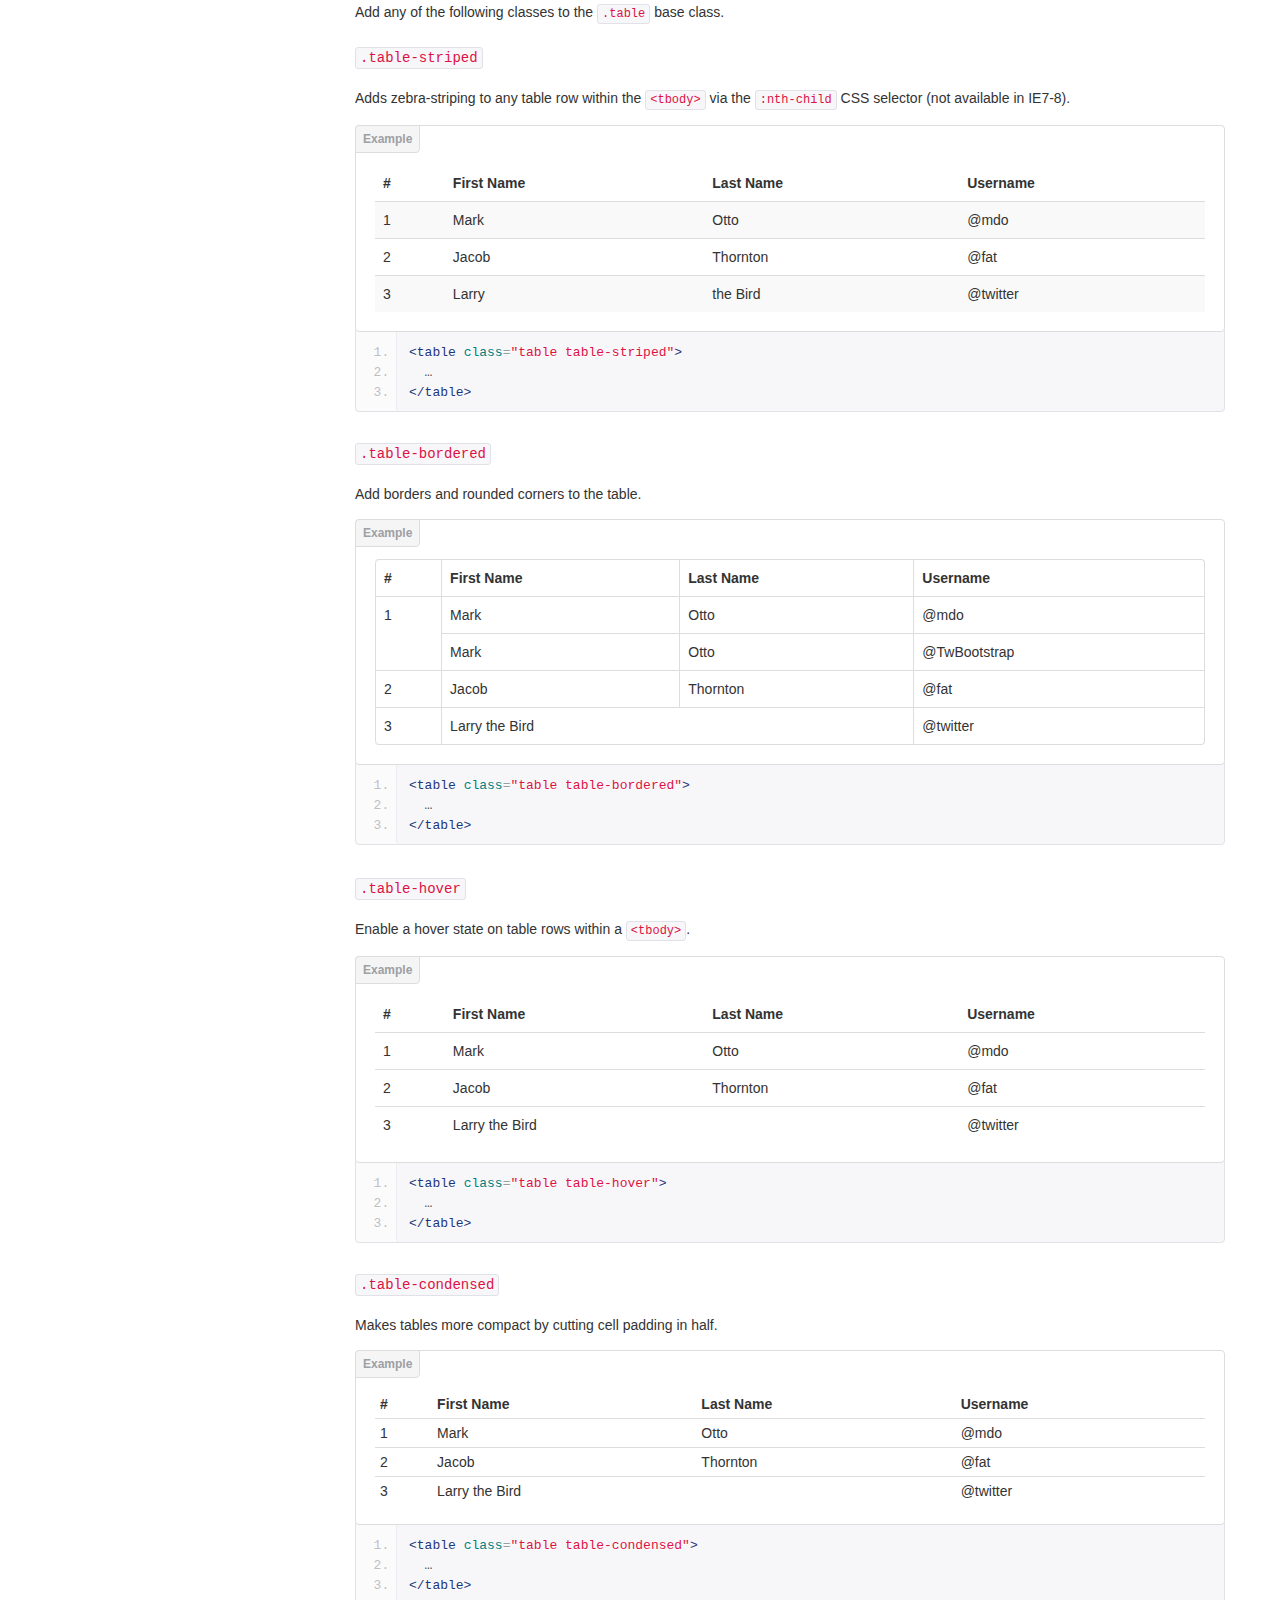
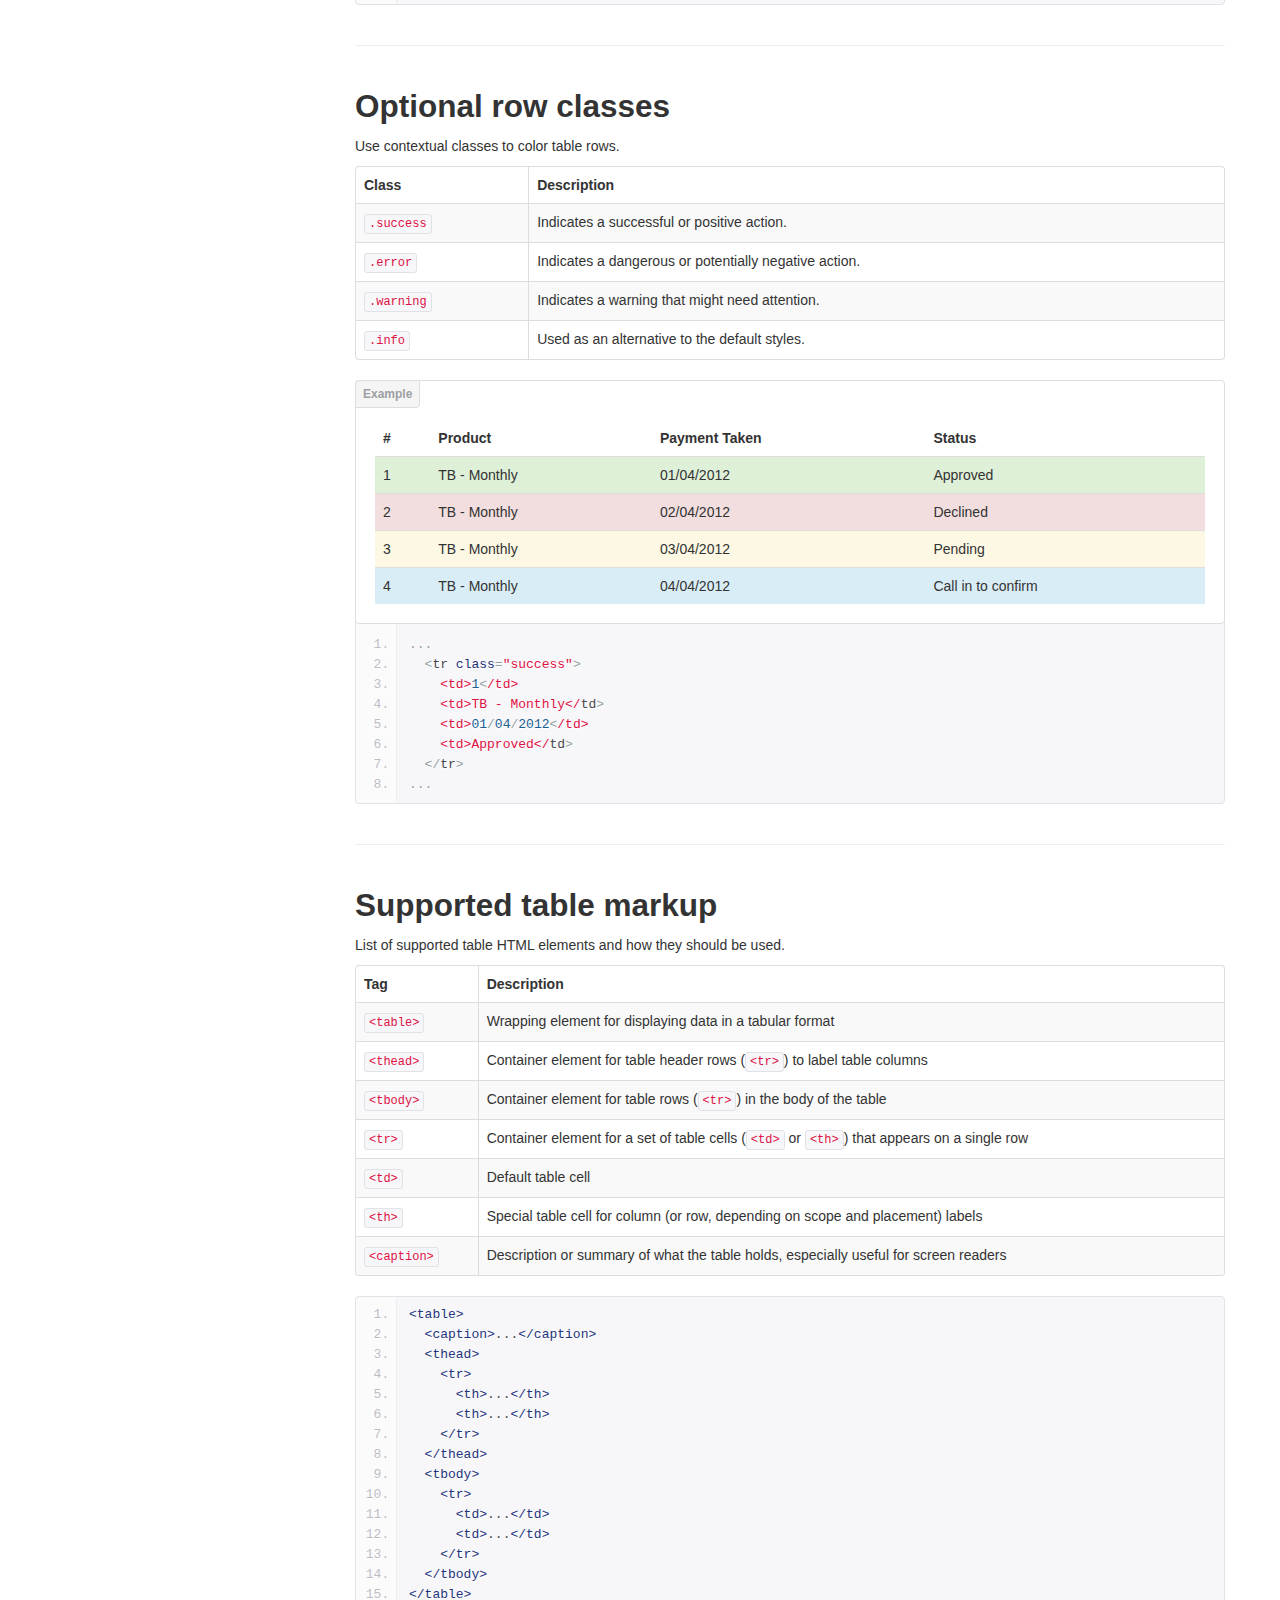
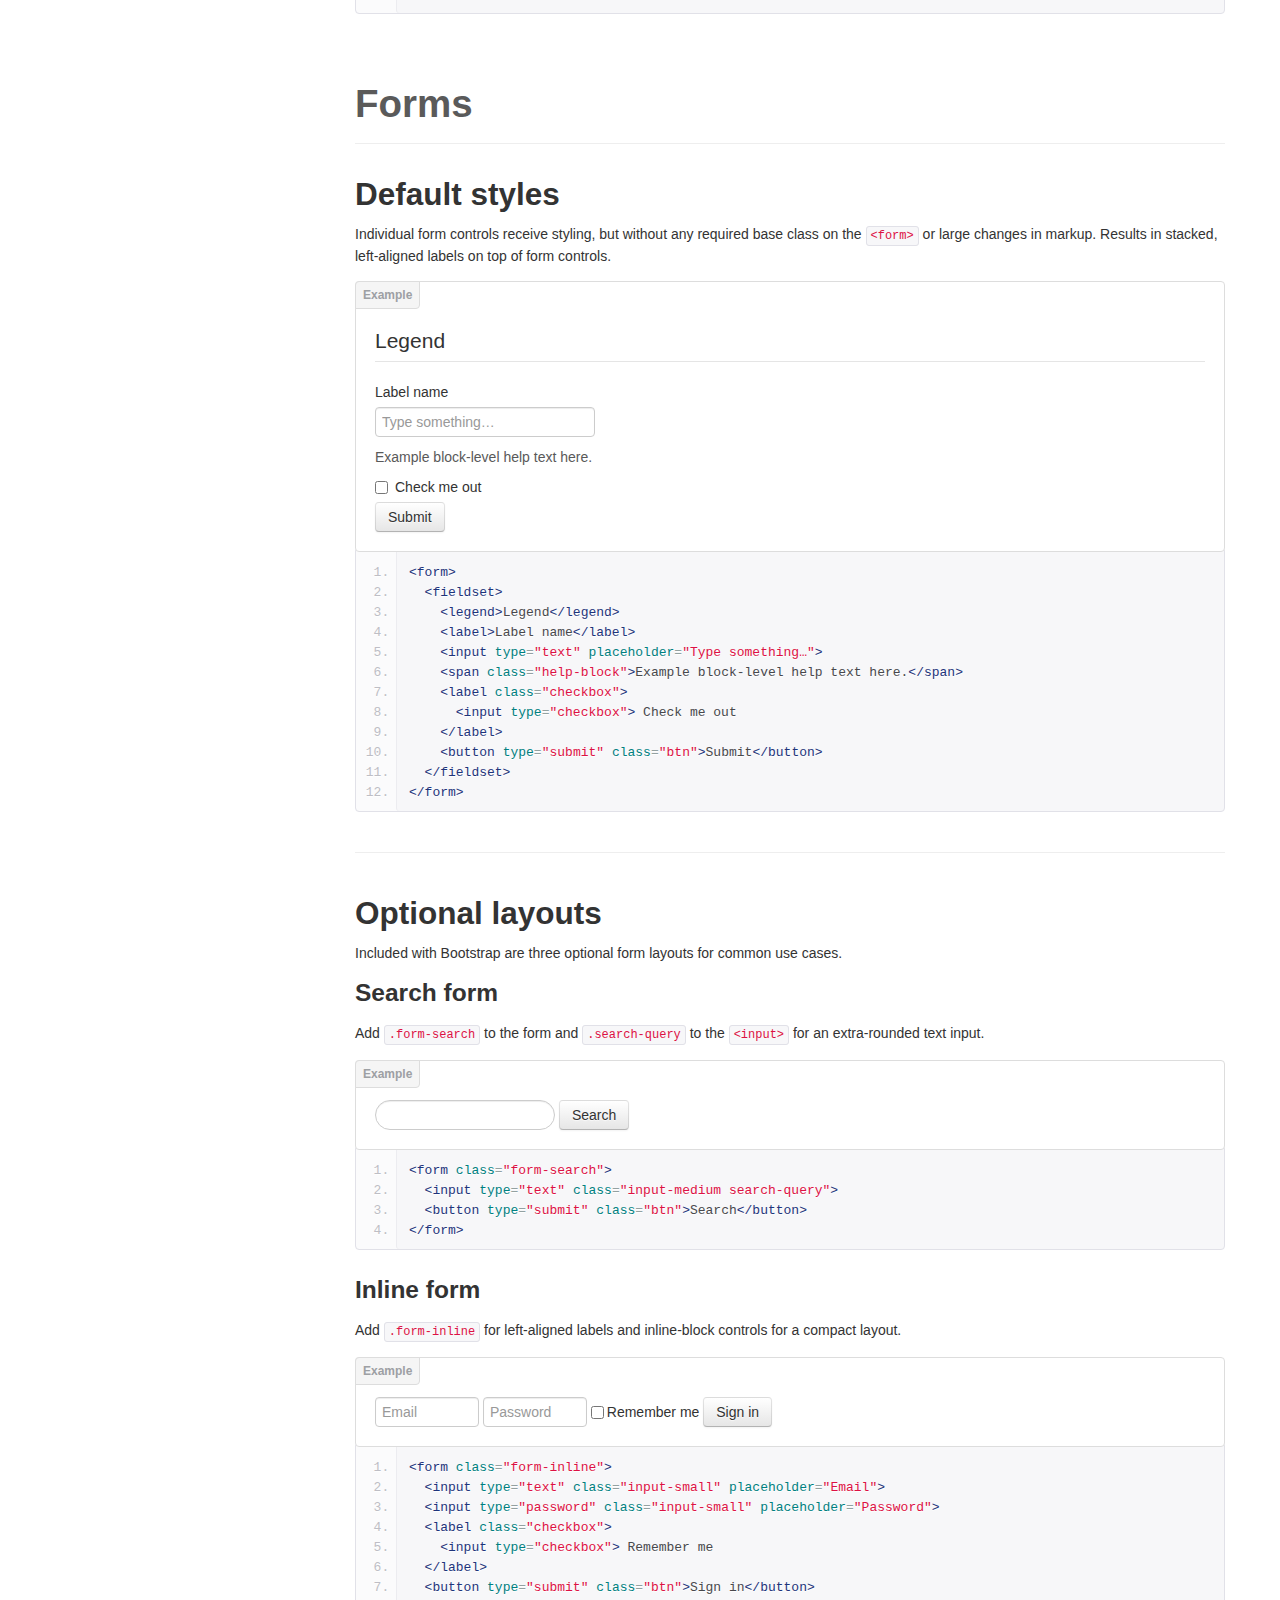
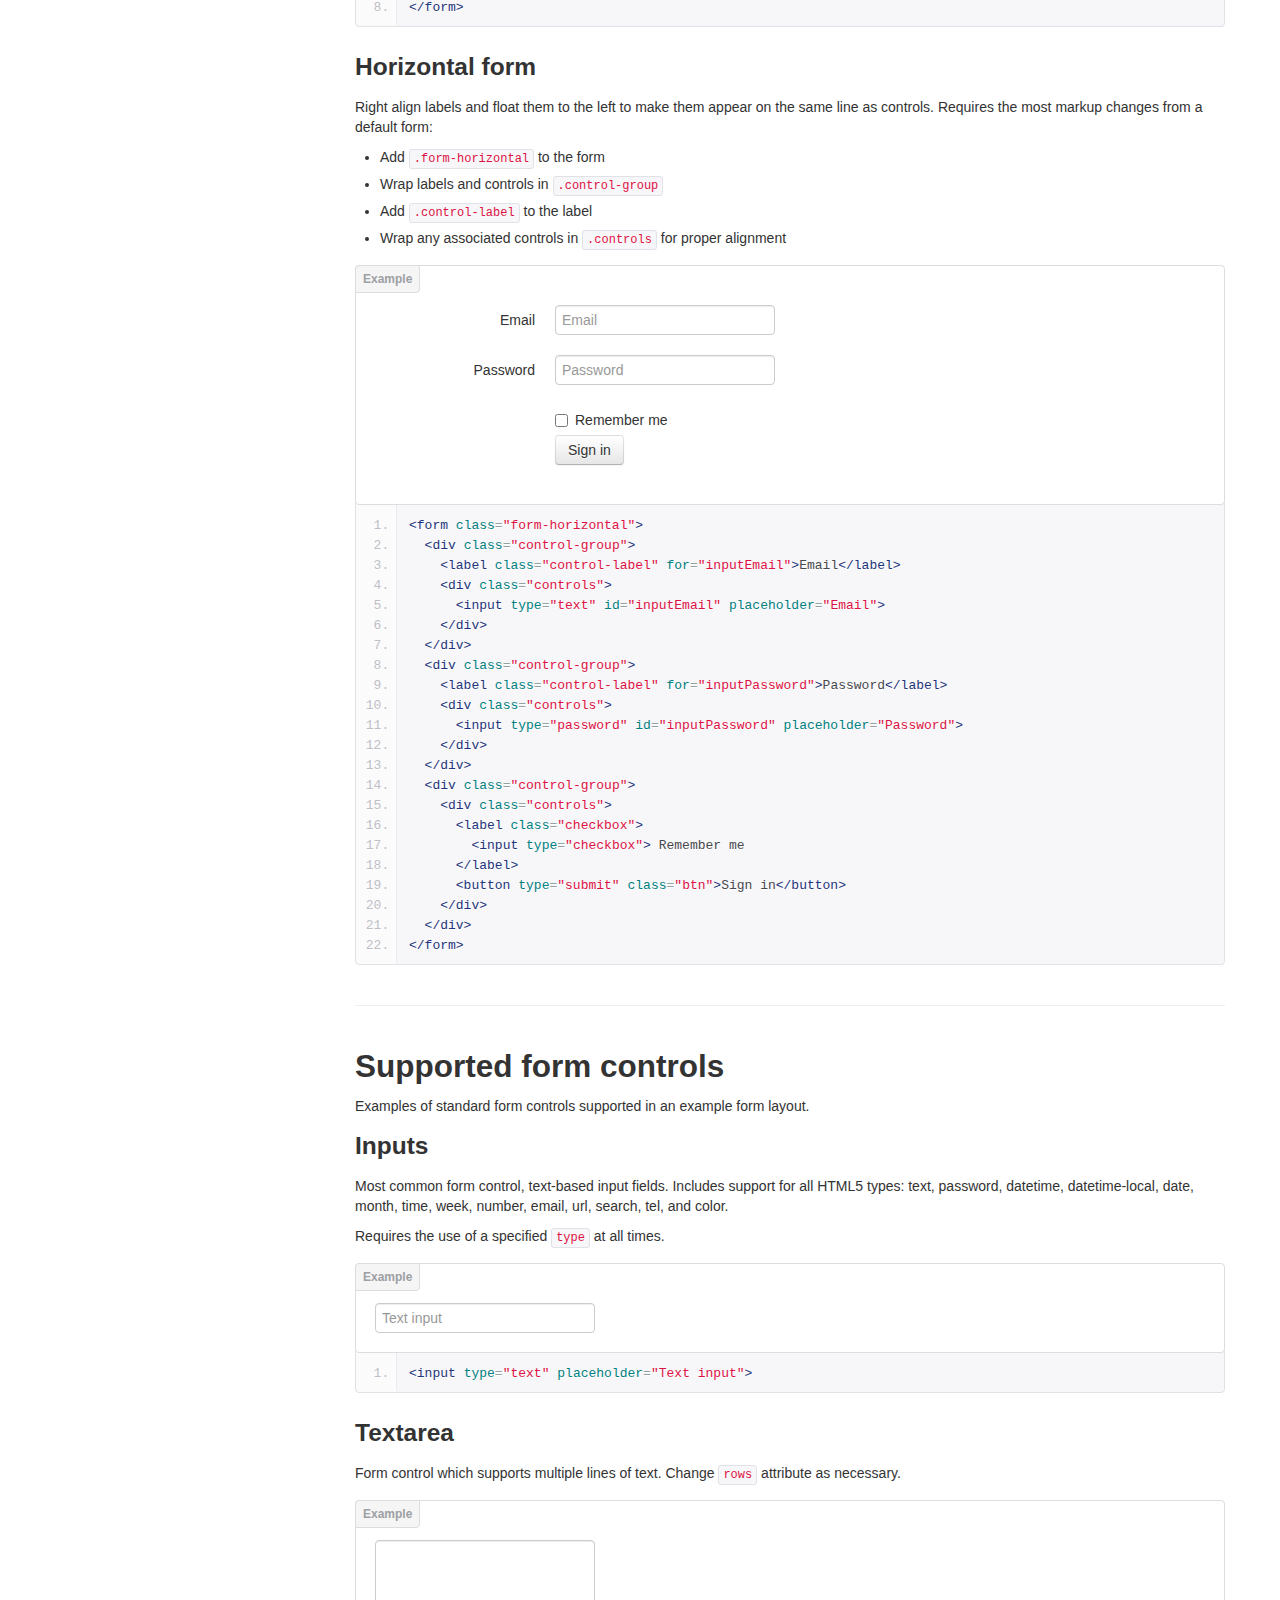
<file: Bootstrap/docs/base-css.html>
<!DOCTYPE html>
<html lang="en">
  <head>
    <meta charset="utf-8">
    <title>Base · Bootstrap</title>
    <meta name="viewport" content="width=device-width, initial-scale=1.0">
    <meta name="description" content="">
    <meta name="author" content="">

    <!-- Le styles -->
    <link href="assets/css/bootstrap.css" rel="stylesheet">
    <link href="assets/css/bootstrap-responsive.css" rel="stylesheet">
    <link href="assets/css/docs.css" rel="stylesheet">
    <link href="assets/js/google-code-prettify/prettify.css" rel="stylesheet">

    <!-- Le HTML5 shim, for IE6-8 support of HTML5 elements -->
    <!--[if lt IE 9]>
      <script src="assets/js/html5shiv.js"></script>
    <![endif]-->

    <!-- Le fav and touch icons -->
    <link rel="apple-touch-icon-precomposed" sizes="144x144" href="assets/ico/apple-touch-icon-144-precomposed.png">
    <link rel="apple-touch-icon-precomposed" sizes="114x114" href="assets/ico/apple-touch-icon-114-precomposed.png">
      <link rel="apple-touch-icon-precomposed" sizes="72x72" href="assets/ico/apple-touch-icon-72-precomposed.png">
                    <link rel="apple-touch-icon-precomposed" href="assets/ico/apple-touch-icon-57-precomposed.png">
                                   <link rel="shortcut icon" href="assets/ico/favicon.png">

    <script type="text/javascript">
      var _gaq = _gaq || [];
      _gaq.push(['_setAccount', 'UA-146052-10']);
      _gaq.push(['_trackPageview']);
      (function() {
        var ga = document.createElement('script'); ga.type = 'text/javascript'; ga.async = true;
        ga.src = ('https:' == document.location.protocol ? 'https://ssl' : 'http://www') + '.google-analytics.com/ga.js';
        var s = document.getElementsByTagName('script')[0]; s.parentNode.insertBefore(ga, s);
      })();
    </script>
  </head>

  <body data-spy="scroll" data-target=".bs-docs-sidebar">

    <!-- Navbar
    ================================================== -->
    <div class="navbar navbar-inverse navbar-fixed-top">
      <div class="navbar-inner">
        <div class="container">
          <button type="button" class="btn btn-navbar" data-toggle="collapse" data-target=".nav-collapse">
            <span class="icon-bar"></span>
            <span class="icon-bar"></span>
            <span class="icon-bar"></span>
          </button>
          <a class="brand" href="./index.html">Bootstrap</a>
          <div class="nav-collapse collapse">
            <ul class="nav">
              <li class="">
                <a href="./index.html">Home</a>
              </li>
              <li class="">
                <a href="./getting-started.html">Get started</a>
              </li>
              <li class="">
                <a href="./scaffolding.html">Scaffolding</a>
              </li>
              <li class="active">
                <a href="./base-css.html">Base CSS</a>
              </li>
              <li class="">
                <a href="./components.html">Components</a>
              </li>
              <li class="">
                <a href="./javascript.html">JavaScript</a>
              </li>
              <li class="">
                <a href="./customize.html">Customize</a>
              </li>
            </ul>
          </div>
        </div>
      </div>
    </div>

<!-- Subhead
================================================== -->
<header class="jumbotron subhead" id="overview">
  <div class="container">
    <h1>Base CSS</h1>
    <p class="lead">Fundamental HTML elements styled and enhanced with extensible classes.</p>
  </div>
</header>


  <div class="container">

    <!-- Docs nav
    ================================================== -->
    <div class="row">
      <div class="span3 bs-docs-sidebar">
        <ul class="nav nav-list bs-docs-sidenav">
          <li><a href="#typography"><i class="icon-chevron-right"></i> Typography</a></li>
          <li><a href="#code"><i class="icon-chevron-right"></i> Code</a></li>
          <li><a href="#tables"><i class="icon-chevron-right"></i> Tables</a></li>
          <li><a href="#forms"><i class="icon-chevron-right"></i> Forms</a></li>
          <li><a href="#buttons"><i class="icon-chevron-right"></i> Buttons</a></li>
          <li><a href="#images"><i class="icon-chevron-right"></i> Images</a></li>
          <li><a href="#icons"><i class="icon-chevron-right"></i> Icons by Glyphicons</a></li>
        </ul>
      </div>
      <div class="span9">



        <!-- Typography
        ================================================== -->
        <section id="typography">
          <div class="page-header">
            <h1>Typography</h1>
          </div>

          <h2 id="headings">Headings</h2>
          <p>All HTML headings, <code>&lt;h1&gt;</code> through <code>&lt;h6&gt;</code> are available.</p>
          <div class="bs-docs-example">
            <h1>h1. Heading 1</h1>
            <h2>h2. Heading 2</h2>
            <h3>h3. Heading 3</h3>
            <h4>h4. Heading 4</h4>
            <h5>h5. Heading 5</h5>
            <h6>h6. Heading 6</h6>
          </div>

          <h2 id="body-copy">Body copy</h2>
          <p>Bootstrap's global default <code>font-size</code> is <strong>14px</strong>, with a <code>line-height</code> of <strong>20px</strong>. This is applied to the <code>&lt;body&gt;</code> and all paragraphs. In addition, <code>&lt;p&gt;</code> (paragraphs) receive a bottom margin of half their line-height (10px by default).</p>
          <div class="bs-docs-example">
            <p>Nullam quis risus eget urna mollis ornare vel eu leo. Cum sociis natoque penatibus et magnis dis parturient montes, nascetur ridiculus mus. Nullam id dolor id nibh ultricies vehicula.</p>
            <p>Cum sociis natoque penatibus et magnis dis parturient montes, nascetur ridiculus mus. Donec ullamcorper nulla non metus auctor fringilla. Duis mollis, est non commodo luctus, nisi erat porttitor ligula, eget lacinia odio sem nec elit. Donec ullamcorper nulla non metus auctor fringilla.</p>
            <p>Maecenas sed diam eget risus varius blandit sit amet non magna. Donec id elit non mi porta gravida at eget metus. Duis mollis, est non commodo luctus, nisi erat porttitor ligula, eget lacinia odio sem nec elit.</p>
          </div>
          <pre class="prettyprint">&lt;p&gt;...&lt;/p&gt;</pre>

          <h3>Lead body copy</h3>
          <p>Make a paragraph stand out by adding <code>.lead</code>.</p>
          <div class="bs-docs-example">
            <p class="lead">Vivamus sagittis lacus vel augue laoreet rutrum faucibus dolor auctor. Duis mollis, est non commodo luctus.</p>
          </div>
          <pre class="prettyprint">&lt;p class="lead"&gt;...&lt;/p&gt;</pre>

          <h3>Built with Less</h3>
          <p>The typographic scale is based on two LESS variables in <strong>variables.less</strong>: <code>@baseFontSize</code> and <code>@baseLineHeight</code>. The first is the base font-size used throughout and the second is the base line-height. We use those variables and some simple math to create the margins, paddings, and line-heights of all our type and more. Customize them and Bootstrap adapts.</p>


          <hr class="bs-docs-separator">


          <h2 id="emphasis">Emphasis</h2>
          <p>Make use of HTML's default emphasis tags with lightweight styles.</p>

          <h3><code>&lt;small&gt;</code></h3>
          <p>For de-emphasizing inline or blocks of text, <small>use the small tag.</small></p>
          <div class="bs-docs-example">
            <p><small>This line of text is meant to be treated as fine print.</small></p>
          </div>
<pre class="prettyprint">
&lt;p&gt;
  &lt;small&gt;This line of text is meant to be treated as fine print.&lt;/small&gt;
&lt;/p&gt;
</pre>

          <h3>Bold</h3>
          <p>For emphasizing a snippet of text with a heavier font-weight.</p>
          <div class="bs-docs-example">
            <p>The following snippet of text is <strong>rendered as bold text</strong>.</p>
          </div>
          <pre class="prettyprint">&lt;strong&gt;rendered as bold text&lt;/strong&gt;</pre>

          <h3>Italics</h3>
          <p>For emphasizing a snippet of text with italics.</p>
          <div class="bs-docs-example">
            <p>The following snippet of text is <em>rendered as italicized text</em>.</p>
          </div>
          <pre class="prettyprint">&lt;em&gt;rendered as italicized text&lt;/em&gt;</pre>

          <p><span class="label label-info">Heads up!</span> Feel free to use <code>&lt;b&gt;</code> and <code>&lt;i&gt;</code> in HTML5. <code>&lt;b&gt;</code> is meant to highlight words or phrases without conveying additional importance while <code>&lt;i&gt;</code> is mostly for voice, technical terms, etc.</p>

          <h3>Alignment classes</h3>
          <p>Easily realign text to components with text alignment classes.</p>
          <div class="bs-docs-example">
            <p class="text-left">Left aligned text.</p>
            <p class="text-center">Center aligned text.</p>
            <p class="text-right">Right aligned text.</p>
          </div>
<pre class="prettyprint linenums">
&lt;p class="text-left"&gt;Left aligned text.&lt;/p&gt;
&lt;p class="text-center"&gt;Center aligned text.&lt;/p&gt;
&lt;p class="text-right"&gt;Right aligned text.&lt;/p&gt;
</pre>

          <h3>Emphasis classes</h3>
          <p>Convey meaning through color with a handful of emphasis utility classes.</p>
          <div class="bs-docs-example">
            <p class="muted">Fusce dapibus, tellus ac cursus commodo, tortor mauris nibh.</p>
            <p class="text-warning">Etiam porta sem malesuada magna mollis euismod.</p>
            <p class="text-error">Donec ullamcorper nulla non metus auctor fringilla.</p>
            <p class="text-info">Aenean eu leo quam. Pellentesque ornare sem lacinia quam venenatis.</p>
            <p class="text-success">Duis mollis, est non commodo luctus, nisi erat porttitor ligula.</p>
          </div>
<pre class="prettyprint linenums">
&lt;p class="muted"&gt;Fusce dapibus, tellus ac cursus commodo, tortor mauris nibh.&lt;/p&gt;
&lt;p class="text-warning"&gt;Etiam porta sem malesuada magna mollis euismod.&lt;/p&gt;
&lt;p class="text-error"&gt;Donec ullamcorper nulla non metus auctor fringilla.&lt;/p&gt;
&lt;p class="text-info"&gt;Aenean eu leo quam. Pellentesque ornare sem lacinia quam venenatis.&lt;/p&gt;
&lt;p class="text-success"&gt;Duis mollis, est non commodo luctus, nisi erat porttitor ligula.&lt;/p&gt;
</pre>


          <hr class="bs-docs-separator">


          <h2 id="abbreviations">Abbreviations</h2>
          <p>Stylized implementation of HTML's <code>&lt;abbr&gt;</code> element for abbreviations and acronyms to show the expanded version on hover. Abbreviations with a <code>title</code> attribute have a light dotted bottom border and a help cursor on hover, providing additional context on hover.</p>

          <h3><code>&lt;abbr&gt;</code></h3>
          <p>For expanded text on long hover of an abbreviation, include the <code>title</code> attribute.</p>
          <div class="bs-docs-example">
            <p>An abbreviation of the word attribute is <abbr title="attribute">attr</abbr>.</p>
          </div>
          <pre class="prettyprint">&lt;abbr title="attribute"&gt;attr&lt;/abbr&gt;</pre>

          <h3><code>&lt;abbr class="initialism"&gt;</code></h3>
          <p>Add <code>.initialism</code> to an abbreviation for a slightly smaller font-size.</p>
          <div class="bs-docs-example">
            <p><abbr title="HyperText Markup Language" class="initialism">HTML</abbr> is the best thing since sliced bread.</p>
          </div>
          <pre class="prettyprint">&lt;abbr title="HyperText Markup Language" class="initialism"&gt;HTML&lt;/abbr&gt;</pre>


          <hr class="bs-docs-separator">


          <h2 id="addresses">Addresses</h2>
          <p>Present contact information for the nearest ancestor or the entire body of work.</p>

          <h3><code>&lt;address&gt;</code></h3>
          <p>Preserve formatting by ending all lines with <code>&lt;br&gt;</code>.</p>
          <div class="bs-docs-example">
            <address>
              <strong>Twitter, Inc.</strong><br>
              795 Folsom Ave, Suite 600<br>
              San Francisco, CA 94107<br>
              <abbr title="Phone">P:</abbr> (123) 456-7890
            </address>
            <address>
              <strong>Full Name</strong><br>
              <a href="mailto:#">first.last@example.com</a>
            </address>
          </div>
<pre class="prettyprint linenums">
&lt;address&gt;
  &lt;strong&gt;Twitter, Inc.&lt;/strong&gt;&lt;br&gt;
  795 Folsom Ave, Suite 600&lt;br&gt;
  San Francisco, CA 94107&lt;br&gt;
  &lt;abbr title="Phone"&gt;P:&lt;/abbr&gt; (123) 456-7890
&lt;/address&gt;

&lt;address&gt;
  &lt;strong&gt;Full Name&lt;/strong&gt;&lt;br&gt;
  &lt;a href="mailto:#"&gt;first.last@example.com&lt;/a&gt;
&lt;/address&gt;
</pre>


          <hr class="bs-docs-separator">


          <h2 id="blockquotes">Blockquotes</h2>
          <p>For quoting blocks of content from another source within your document.</p>

          <h3>Default blockquote</h3>
          <p>Wrap <code>&lt;blockquote&gt;</code> around any <abbr title="HyperText Markup Language">HTML</abbr> as the quote. For straight quotes we recommend a <code>&lt;p&gt;</code>.</p>
          <div class="bs-docs-example">
            <blockquote>
              <p>Lorem ipsum dolor sit amet, consectetur adipiscing elit. Integer posuere erat a ante.</p>
            </blockquote>
          </div>
<pre class="prettyprint linenums">
&lt;blockquote&gt;
  &lt;p&gt;Lorem ipsum dolor sit amet, consectetur adipiscing elit. Integer posuere erat a ante.&lt;/p&gt;
&lt;/blockquote&gt;
</pre>

          <h3>Blockquote options</h3>
          <p>Style and content changes for simple variations on a standard blockquote.</p>

          <h4>Naming a source</h4>
          <p>Add <code>&lt;small&gt;</code> tag for identifying the source. Wrap the name of the source work in <code>&lt;cite&gt;</code>.</p>
          <div class="bs-docs-example">
            <blockquote>
              <p>Lorem ipsum dolor sit amet, consectetur adipiscing elit. Integer posuere erat a ante.</p>
              <small>Someone famous in <cite title="Source Title">Source Title</cite></small>
            </blockquote>
          </div>
<pre class="prettyprint linenums">
&lt;blockquote&gt;
  &lt;p&gt;Lorem ipsum dolor sit amet, consectetur adipiscing elit. Integer posuere erat a ante.&lt;/p&gt;
  &lt;small&gt;Someone famous &lt;cite title="Source Title"&gt;Source Title&lt;/cite&gt;&lt;/small&gt;
&lt;/blockquote&gt;
</pre>

          <h4>Alternate displays</h4>
          <p>Use <code>.pull-right</code> for a floated, right-aligned blockquote.</p>
          <div class="bs-docs-example" style="overflow: hidden;">
            <blockquote class="pull-right">
              <p>Lorem ipsum dolor sit amet, consectetur adipiscing elit. Integer posuere erat a ante.</p>
              <small>Someone famous in <cite title="Source Title">Source Title</cite></small>
            </blockquote>
          </div>
<pre class="prettyprint linenums">
&lt;blockquote class="pull-right"&gt;
  ...
&lt;/blockquote&gt;
</pre>


          <hr class="bs-docs-separator">


          <!-- Lists -->
          <h2 id="lists">Lists</h2>

          <h3>Unordered</h3>
          <p>A list of items in which the order does <em>not</em> explicitly matter.</p>
          <div class="bs-docs-example">
            <ul>
              <li>Lorem ipsum dolor sit amet</li>
              <li>Consectetur adipiscing elit</li>
              <li>Integer molestie lorem at massa</li>
              <li>Facilisis in pretium nisl aliquet</li>
              <li>Nulla volutpat aliquam velit
                <ul>
                  <li>Phasellus iaculis neque</li>
                  <li>Purus sodales ultricies</li>
                  <li>Vestibulum laoreet porttitor sem</li>
                  <li>Ac tristique libero volutpat at</li>
                </ul>
              </li>
              <li>Faucibus porta lacus fringilla vel</li>
              <li>Aenean sit amet erat nunc</li>
              <li>Eget porttitor lorem</li>
            </ul>
          </div>
<pre class="prettyprint linenums">
&lt;ul&gt;
  &lt;li&gt;...&lt;/li&gt;
&lt;/ul&gt;
</pre>

          <h3>Ordered</h3>
          <p>A list of items in which the order <em>does</em> explicitly matter.</p>
          <div class="bs-docs-example">
            <ol>
              <li>Lorem ipsum dolor sit amet</li>
              <li>Consectetur adipiscing elit</li>
              <li>Integer molestie lorem at massa</li>
              <li>Facilisis in pretium nisl aliquet</li>
              <li>Nulla volutpat aliquam velit</li>
              <li>Faucibus porta lacus fringilla vel</li>
              <li>Aenean sit amet erat nunc</li>
              <li>Eget porttitor lorem</li>
            </ol>
          </div>
<pre class="prettyprint linenums">
&lt;ol&gt;
  &lt;li&gt;...&lt;/li&gt;
&lt;/ol&gt;
</pre>

        <h3>Unstyled</h3>
        <p>Remove the default <code>list-style</code> and left padding on list items (immediate children only).</p>
        <div class="bs-docs-example">
          <ul class="unstyled">
            <li>Lorem ipsum dolor sit amet</li>
            <li>Consectetur adipiscing elit</li>
            <li>Integer molestie lorem at massa</li>
            <li>Facilisis in pretium nisl aliquet</li>
            <li>Nulla volutpat aliquam velit
              <ul>
                <li>Phasellus iaculis neque</li>
                <li>Purus sodales ultricies</li>
                <li>Vestibulum laoreet porttitor sem</li>
                <li>Ac tristique libero volutpat at</li>
              </ul>
            </li>
            <li>Faucibus porta lacus fringilla vel</li>
            <li>Aenean sit amet erat nunc</li>
            <li>Eget porttitor lorem</li>
          </ul>
        </div>
<pre class="prettyprint linenums">
&lt;ul class="unstyled"&gt;
  &lt;li&gt;...&lt;/li&gt;
&lt;/ul&gt;
</pre>

        <h3>Inline</h3>
        <p>Place all list items on a single line with <code>inline-block</code> and some light padding.</p>
        <div class="bs-docs-example">
          <ul class="inline">
            <li>Lorem ipsum</li>
            <li>Phasellus iaculis</li>
            <li>Nulla volutpat</li>
          </ul>
        </div>
<pre class="prettyprint linenums">
&lt;ul class="inline"&gt;
  &lt;li&gt;...&lt;/li&gt;
&lt;/ul&gt;
</pre>

        <h3>Description</h3>
        <p>A list of terms with their associated descriptions.</p>
        <div class="bs-docs-example">
          <dl>
            <dt>Description lists</dt>
            <dd>A description list is perfect for defining terms.</dd>
            <dt>Euismod</dt>
            <dd>Vestibulum id ligula porta felis euismod semper eget lacinia odio sem nec elit.</dd>
            <dd>Donec id elit non mi porta gravida at eget metus.</dd>
            <dt>Malesuada porta</dt>
            <dd>Etiam porta sem malesuada magna mollis euismod.</dd>
          </dl>
        </div>
<pre class="prettyprint linenums">
&lt;dl&gt;
  &lt;dt&gt;...&lt;/dt&gt;
  &lt;dd&gt;...&lt;/dd&gt;
&lt;/dl&gt;
</pre>

        <h4>Horizontal description</h4>
        <p>Make terms and descriptions in <code>&lt;dl&gt;</code> line up side-by-side.</p>
        <div class="bs-docs-example">
          <dl class="dl-horizontal">
            <dt>Description lists</dt>
            <dd>A description list is perfect for defining terms.</dd>
            <dt>Euismod</dt>
            <dd>Vestibulum id ligula porta felis euismod semper eget lacinia odio sem nec elit.</dd>
            <dd>Donec id elit non mi porta gravida at eget metus.</dd>
            <dt>Malesuada porta</dt>
            <dd>Etiam porta sem malesuada magna mollis euismod.</dd>
            <dt>Felis euismod semper eget lacinia</dt>
            <dd>Fusce dapibus, tellus ac cursus commodo, tortor mauris condimentum nibh, ut fermentum massa justo sit amet risus.</dd>
          </dl>
        </div>
<pre class="prettyprint linenums">
&lt;dl class="dl-horizontal"&gt;
  &lt;dt&gt;...&lt;/dt&gt;
  &lt;dd&gt;...&lt;/dd&gt;
&lt;/dl&gt;
</pre>
        <p>
          <span class="label label-info">Heads up!</span>
          Horizontal description lists will truncate terms that are too long to fit in the left column fix <code>text-overflow</code>. In narrower viewports, they will change to the default stacked layout.
        </p>
      </section>



        <!-- Code
        ================================================== -->
        <section id="code">
          <div class="page-header">
            <h1>Code</h1>
          </div>

          <h2>Inline</h2>
          <p>Wrap inline snippets of code with <code>&lt;code&gt;</code>.</p>
<div class="bs-docs-example">
  For example, <code>&lt;section&gt;</code> should be wrapped as inline.
</div>
<pre class="prettyprint linenums">
For example, &lt;code&gt;&amp;lt;section&amp;gt;&lt;/code&gt; should be wrapped as inline.
</pre>

          <h2>Basic block</h2>
          <p>Use <code>&lt;pre&gt;</code> for multiple lines of code. Be sure to escape any angle brackets in the code for proper rendering.</p>
<div class="bs-docs-example">
  <pre>&lt;p&gt;Sample text here...&lt;/p&gt;</pre>
</div>
<pre class="prettyprint linenums" style="margin-bottom: 9px;">
&lt;pre&gt;
  &amp;lt;p&amp;gt;Sample text here...&amp;lt;/p&amp;gt;
&lt;/pre&gt;
</pre>
          <p><span class="label label-info">Heads up!</span> Be sure to keep code within <code>&lt;pre&gt;</code> tags as close to the left as possible; it will render all tabs.</p>
          <p>You may optionally add the <code>.pre-scrollable</code> class which will set a max-height of 350px and provide a y-axis scrollbar.</p>
        </section>



        <!-- Tables
        ================================================== -->
        <section id="tables">
          <div class="page-header">
            <h1>Tables</h1>
          </div>

          <h2>Default styles</h2>
          <p>For basic styling&mdash;light padding and only horizontal dividers&mdash;add the base class <code>.table</code> to any <code>&lt;table&gt;</code>.</p>
          <div class="bs-docs-example">
            <table class="table">
              <thead>
                <tr>
                  <th>#</th>
                  <th>First Name</th>
                  <th>Last Name</th>
                  <th>Username</th>
                </tr>
              </thead>
              <tbody>
                <tr>
                  <td>1</td>
                  <td>Mark</td>
                  <td>Otto</td>
                  <td>@mdo</td>
                </tr>
                <tr>
                  <td>2</td>
                  <td>Jacob</td>
                  <td>Thornton</td>
                  <td>@fat</td>
                </tr>
                <tr>
                  <td>3</td>
                  <td>Larry</td>
                  <td>the Bird</td>
                  <td>@twitter</td>
                </tr>
              </tbody>
            </table>
          </div>
<pre class="prettyprint linenums">
&lt;table class="table"&gt;
  …
&lt;/table&gt;
</pre>


          <hr class="bs-docs-separator">


          <h2>Optional classes</h2>
          <p>Add any of the following classes to the <code>.table</code> base class.</p>

          <h3><code>.table-striped</code></h3>
          <p>Adds zebra-striping to any table row within the <code>&lt;tbody&gt;</code> via the <code>:nth-child</code> CSS selector (not available in IE7-8).</p>
          <div class="bs-docs-example">
            <table class="table table-striped">
              <thead>
                <tr>
                  <th>#</th>
                  <th>First Name</th>
                  <th>Last Name</th>
                  <th>Username</th>
                </tr>
              </thead>
              <tbody>
                <tr>
                  <td>1</td>
                  <td>Mark</td>
                  <td>Otto</td>
                  <td>@mdo</td>
                </tr>
                <tr>
                  <td>2</td>
                  <td>Jacob</td>
                  <td>Thornton</td>
                  <td>@fat</td>
                </tr>
                <tr>
                  <td>3</td>
                  <td>Larry</td>
                  <td>the Bird</td>
                  <td>@twitter</td>
                </tr>
              </tbody>
            </table>
          </div>
<pre class="prettyprint linenums" style="margin-bottom: 18px;">
&lt;table class="table table-striped"&gt;
  …
&lt;/table&gt;
</pre>

          <h3><code>.table-bordered</code></h3>
          <p>Add borders and rounded corners to the table.</p>
          <div class="bs-docs-example">
            <table class="table table-bordered">
              <thead>
                <tr>
                  <th>#</th>
                  <th>First Name</th>
                  <th>Last Name</th>
                  <th>Username</th>
                </tr>
              </thead>
              <tbody>
                <tr>
                  <td rowspan="2">1</td>
                  <td>Mark</td>
                  <td>Otto</td>
                  <td>@mdo</td>
                </tr>
                <tr>
                  <td>Mark</td>
                  <td>Otto</td>
                  <td>@TwBootstrap</td>
                </tr>
                <tr>
                  <td>2</td>
                  <td>Jacob</td>
                  <td>Thornton</td>
                  <td>@fat</td>
                </tr>
                <tr>
                  <td>3</td>
                  <td colspan="2">Larry the Bird</td>
                  <td>@twitter</td>
                </tr>
              </tbody>
            </table>
          </div>
<pre class="prettyprint linenums">
&lt;table class="table table-bordered"&gt;
  …
&lt;/table&gt;
</pre>

          <h3><code>.table-hover</code></h3>
          <p>Enable a hover state on table rows within a <code>&lt;tbody&gt;</code>.</p>
          <div class="bs-docs-example">
            <table class="table table-hover">
              <thead>
                <tr>
                  <th>#</th>
                  <th>First Name</th>
                  <th>Last Name</th>
                  <th>Username</th>
                </tr>
              </thead>
              <tbody>
                <tr>
                  <td>1</td>
                  <td>Mark</td>
                  <td>Otto</td>
                  <td>@mdo</td>
                </tr>
                <tr>
                  <td>2</td>
                  <td>Jacob</td>
                  <td>Thornton</td>
                  <td>@fat</td>
                </tr>
                <tr>
                  <td>3</td>
                  <td colspan="2">Larry the Bird</td>
                  <td>@twitter</td>
                </tr>
              </tbody>
            </table>
          </div>
<pre class="prettyprint linenums" style="margin-bottom: 18px;">
&lt;table class="table table-hover"&gt;
  …
&lt;/table&gt;
</pre>

          <h3><code>.table-condensed</code></h3>
          <p>Makes tables more compact by cutting cell padding in half.</p>
          <div class="bs-docs-example">
            <table class="table table-condensed">
              <thead>
                <tr>
                  <th>#</th>
                  <th>First Name</th>
                  <th>Last Name</th>
                  <th>Username</th>
                </tr>
              </thead>
              <tbody>
                <tr>
                  <td>1</td>
                  <td>Mark</td>
                  <td>Otto</td>
                  <td>@mdo</td>
                </tr>
                <tr>
                  <td>2</td>
                  <td>Jacob</td>
                  <td>Thornton</td>
                  <td>@fat</td>
                </tr>
                <tr>
                  <td>3</td>
                  <td colspan="2">Larry the Bird</td>
                  <td>@twitter</td>
                </tr>
              </tbody>
            </table>
          </div>
<pre class="prettyprint linenums" style="margin-bottom: 18px;">
&lt;table class="table table-condensed"&gt;
  …
&lt;/table&gt;
</pre>


          <hr class="bs-docs-separator">


          <h2>Optional row classes</h2>
          <p>Use contextual classes to color table rows.</p>
          <table class="table table-bordered table-striped">
            <colgroup>
              <col class="span1">
              <col class="span7">
            </colgroup>
            <thead>
              <tr>
                <th>Class</th>
                <th>Description</th>
              </tr>
            </thead>
            <tbody>
              <tr>
                <td>
                  <code>.success</code>
                </td>
                <td>Indicates a successful or positive action.</td>
              </tr>
              <tr>
                <td>
                  <code>.error</code>
                </td>
                <td>Indicates a dangerous or potentially negative action.</td>
              </tr>
              <tr>
                <td>
                  <code>.warning</code>
                </td>
                <td>Indicates a warning that might need attention.</td>
              </tr>
              <tr>
                <td>
                  <code>.info</code>
                </td>
                <td>Used as an alternative to the default styles.</td>
              </tr>
            </tbody>
          </table>
          <div class="bs-docs-example">
            <table class="table">
              <thead>
                <tr>
                  <th>#</th>
                  <th>Product</th>
                  <th>Payment Taken</th>
                  <th>Status</th>
                </tr>
              </thead>
              <tbody>
                <tr class="success">
                  <td>1</td>
                  <td>TB - Monthly</td>
                  <td>01/04/2012</td>
                  <td>Approved</td>
                </tr>
                <tr class="error">
                  <td>2</td>
                  <td>TB - Monthly</td>
                  <td>02/04/2012</td>
                  <td>Declined</td>
                </tr>
                <tr class="warning">
                  <td>3</td>
                  <td>TB - Monthly</td>
                  <td>03/04/2012</td>
                  <td>Pending</td>
                </tr>
                <tr class="info">
                  <td>4</td>
                  <td>TB - Monthly</td>
                  <td>04/04/2012</td>
                  <td>Call in to confirm</td>
                </tr>
              </tbody>
            </table>
          </div>
<pre class="prettyprint linenums">
...
  &lt;tr class="success"&gt;
    &lt;td&gt;1&lt;/td&gt;
    &lt;td&gt;TB - Monthly&lt;/td&gt;
    &lt;td&gt;01/04/2012&lt;/td&gt;
    &lt;td&gt;Approved&lt;/td&gt;
  &lt;/tr&gt;
...
</pre>


          <hr class="bs-docs-separator">


          <h2>Supported table markup</h2>
          <p>List of supported table HTML elements and how they should be used.</p>
          <table class="table table-bordered table-striped">
            <colgroup>
              <col class="span1">
              <col class="span7">
            </colgroup>
            <thead>
              <tr>
                <th>Tag</th>
                <th>Description</th>
              </tr>
            </thead>
            <tbody>
              <tr>
                <td>
                  <code>&lt;table&gt;</code>
                </td>
                <td>
                  Wrapping element for displaying data in a tabular format
                </td>
              </tr>
              <tr>
                <td>
                  <code>&lt;thead&gt;</code>
                </td>
                <td>
                  Container element for table header rows (<code>&lt;tr&gt;</code>) to label table columns
                </td>
              </tr>
              <tr>
                <td>
                  <code>&lt;tbody&gt;</code>
                </td>
                <td>
                  Container element for table rows (<code>&lt;tr&gt;</code>) in the body of the table
                </td>
              </tr>
              <tr>
                <td>
                  <code>&lt;tr&gt;</code>
                </td>
                <td>
                  Container element for a set of table cells (<code>&lt;td&gt;</code> or <code>&lt;th&gt;</code>) that appears on a single row
                </td>
              </tr>
              <tr>
                <td>
                  <code>&lt;td&gt;</code>
                </td>
                <td>
                  Default table cell
                </td>
              </tr>
              <tr>
                <td>
                  <code>&lt;th&gt;</code>
                </td>
                <td>
                  Special table cell for column (or row, depending on scope and placement) labels
                </td>
              </tr>
              <tr>
                <td>
                  <code>&lt;caption&gt;</code>
                </td>
                <td>
                  Description or summary of what the table holds, especially useful for screen readers
                </td>
              </tr>
            </tbody>
          </table>
<pre class="prettyprint linenums">
&lt;table&gt;
  &lt;caption&gt;...&lt;/caption&gt;
  &lt;thead&gt;
    &lt;tr&gt;
      &lt;th&gt;...&lt;/th&gt;
      &lt;th&gt;...&lt;/th&gt;
    &lt;/tr&gt;
  &lt;/thead&gt;
  &lt;tbody&gt;
    &lt;tr&gt;
      &lt;td&gt;...&lt;/td&gt;
      &lt;td&gt;...&lt;/td&gt;
    &lt;/tr&gt;
  &lt;/tbody&gt;
&lt;/table&gt;
</pre>

        </section>



        <!-- Forms
        ================================================== -->
        <section id="forms">
          <div class="page-header">
            <h1>Forms</h1>
          </div>

          <h2>Default styles</h2>
          <p>Individual form controls receive styling, but without any required base class on the <code>&lt;form&gt;</code> or large changes in markup. Results in stacked, left-aligned labels on top of form controls.</p>
          <form class="bs-docs-example">
            <fieldset>
              <legend>Legend</legend>
              <label>Label name</label>
              <input type="text" placeholder="Type something…">
              <span class="help-block">Example block-level help text here.</span>
              <label class="checkbox">
                <input type="checkbox"> Check me out
              </label>
              <button type="submit" class="btn">Submit</button>
            </fieldset>
          </form>
<pre class="prettyprint linenums">
&lt;form&gt;
  &lt;fieldset&gt;
    &lt;legend&gt;Legend&lt;/legend&gt;
    &lt;label&gt;Label name&lt;/label&gt;
    &lt;input type="text" placeholder="Type something…"&gt;
    &lt;span class="help-block"&gt;Example block-level help text here.&lt;/span&gt;
    &lt;label class="checkbox"&gt;
      &lt;input type="checkbox"&gt; Check me out
    &lt;/label&gt;
    &lt;button type="submit" class="btn"&gt;Submit&lt;/button&gt;
  &lt;/fieldset&gt;
&lt;/form&gt;
</pre>


          <hr class="bs-docs-separator">


          <h2>Optional layouts</h2>
          <p>Included with Bootstrap are three optional form layouts for common use cases.</p>

          <h3>Search form</h3>
          <p>Add <code>.form-search</code> to the form and <code>.search-query</code> to the <code>&lt;input&gt;</code> for an extra-rounded text input.</p>
          <form class="bs-docs-example form-search">
            <input type="text" class="input-medium search-query">
            <button type="submit" class="btn">Search</button>
          </form>
<pre class="prettyprint linenums">
&lt;form class="form-search"&gt;
  &lt;input type="text" class="input-medium search-query"&gt;
  &lt;button type="submit" class="btn"&gt;Search&lt;/button&gt;
&lt;/form&gt;
</pre>

          <h3>Inline form</h3>
          <p>Add <code>.form-inline</code> for left-aligned labels and inline-block controls for a compact layout.</p>
          <form class="bs-docs-example form-inline">
            <input type="text" class="input-small" placeholder="Email">
            <input type="password" class="input-small" placeholder="Password">
            <label class="checkbox">
              <input type="checkbox"> Remember me
            </label>
            <button type="submit" class="btn">Sign in</button>
          </form>
<pre class="prettyprint linenums">
&lt;form class="form-inline"&gt;
  &lt;input type="text" class="input-small" placeholder="Email"&gt;
  &lt;input type="password" class="input-small" placeholder="Password"&gt;
  &lt;label class="checkbox"&gt;
    &lt;input type="checkbox"&gt; Remember me
  &lt;/label&gt;
  &lt;button type="submit" class="btn"&gt;Sign in&lt;/button&gt;
&lt;/form&gt;
</pre>

          <h3>Horizontal form</h3>
          <p>Right align labels and float them to the left to make them appear on the same line as controls. Requires the most markup changes from a default form:</p>
          <ul>
            <li>Add <code>.form-horizontal</code> to the form</li>
            <li>Wrap labels and controls in <code>.control-group</code></li>
            <li>Add <code>.control-label</code> to the label</li>
            <li>Wrap any associated controls in <code>.controls</code> for proper alignment</li>
          </ul>
          <form class="bs-docs-example form-horizontal">
            <div class="control-group">
              <label class="control-label" for="inputEmail">Email</label>
              <div class="controls">
                <input type="text" id="inputEmail" placeholder="Email">
              </div>
            </div>
            <div class="control-group">
              <label class="control-label" for="inputPassword">Password</label>
              <div class="controls">
                <input type="password" id="inputPassword" placeholder="Password">
              </div>
            </div>
            <div class="control-group">
              <div class="controls">
                <label class="checkbox">
                  <input type="checkbox"> Remember me
                </label>
                <button type="submit" class="btn">Sign in</button>
              </div>
            </div>
          </form>
<pre class="prettyprint linenums">
&lt;form class="form-horizontal"&gt;
  &lt;div class="control-group"&gt;
    &lt;label class="control-label" for="inputEmail"&gt;Email&lt;/label&gt;
    &lt;div class="controls"&gt;
      &lt;input type="text" id="inputEmail" placeholder="Email"&gt;
    &lt;/div&gt;
  &lt;/div&gt;
  &lt;div class="control-group"&gt;
    &lt;label class="control-label" for="inputPassword"&gt;Password&lt;/label&gt;
    &lt;div class="controls"&gt;
      &lt;input type="password" id="inputPassword" placeholder="Password"&gt;
    &lt;/div&gt;
  &lt;/div&gt;
  &lt;div class="control-group"&gt;
    &lt;div class="controls"&gt;
      &lt;label class="checkbox"&gt;
        &lt;input type="checkbox"&gt; Remember me
      &lt;/label&gt;
      &lt;button type="submit" class="btn"&gt;Sign in&lt;/button&gt;
    &lt;/div&gt;
  &lt;/div&gt;
&lt;/form&gt;
</pre>


          <hr class="bs-docs-separator">


          <h2>Supported form controls</h2>
          <p>Examples of standard form controls supported in an example form layout.</p>

          <h3>Inputs</h3>
          <p>Most common form control, text-based input fields. Includes support for all HTML5 types: text, password, datetime, datetime-local, date, month, time, week, number, email, url, search, tel, and color.</p>
          <p>Requires the use of a specified <code>type</code> at all times.</p>
          <form class="bs-docs-example form-inline">
            <input type="text" placeholder="Text input">
          </form>
<pre class="prettyprint linenums">
&lt;input type="text" placeholder="Text input"&gt;
</pre>

          <h3>Textarea</h3>
          <p>Form control which supports multiple lines of text. Change <code>rows</code> attribute as necessary.</p>
          <form class="bs-docs-example form-inline">
            <textarea rows="3"></textarea>
          </form>
<pre class="prettyprint linenums">
&lt;textarea rows="3"&gt;&lt;/textarea&gt;
</pre>

          <h3>Checkboxes and radios</h3>
          <p>Checkboxes are for selecting one or several options in a list while radios are for selecting one option from many.</p>
          <h4>Default (stacked)</h4>
          <form class="bs-docs-example">
            <label class="checkbox">
              <input type="checkbox" value="">
              Option one is this and that&mdash;be sure to include why it's great
            </label>
            <br>
            <label class="radio">
              <input type="radio" name="optionsRadios" id="optionsRadios1" value="option1" checked>
              Option one is this and that&mdash;be sure to include why it's great
            </label>
            <label class="radio">
              <input type="radio" name="optionsRadios" id="optionsRadios2" value="option2">
              Option two can be something else and selecting it will deselect option one
            </label>
          </form>
<pre class="prettyprint linenums">
&lt;label class="checkbox"&gt;
  &lt;input type="checkbox" value=""&gt;
  Option one is this and that&mdash;be sure to include why it's great
&lt;/label&gt;

&lt;label class="radio"&gt;
  &lt;input type="radio" name="optionsRadios" id="optionsRadios1" value="option1" checked&gt;
  Option one is this and that&mdash;be sure to include why it's great
&lt;/label&gt;
&lt;label class="radio"&gt;
  &lt;input type="radio" name="optionsRadios" id="optionsRadios2" value="option2"&gt;
  Option two can be something else and selecting it will deselect option one
&lt;/label&gt;
</pre>

          <h4>Inline checkboxes</h4>
          <p>Add the <code>.inline</code> class to a series of checkboxes or radios for controls appear on the same line.</p>
          <form class="bs-docs-example">
            <label class="checkbox inline">
              <input type="checkbox" id="inlineCheckbox1" value="option1"> 1
            </label>
            <label class="checkbox inline">
              <input type="checkbox" id="inlineCheckbox2" value="option2"> 2
            </label>
            <label class="checkbox inline">
              <input type="checkbox" id="inlineCheckbox3" value="option3"> 3
            </label>
          </form>
<pre class="prettyprint linenums">
&lt;label class="checkbox inline"&gt;
  &lt;input type="checkbox" id="inlineCheckbox1" value="option1"&gt; 1
&lt;/label&gt;
&lt;label class="checkbox inline"&gt;
  &lt;input type="checkbox" id="inlineCheckbox2" value="option2"&gt; 2
&lt;/label&gt;
&lt;label class="checkbox inline"&gt;
  &lt;input type="checkbox" id="inlineCheckbox3" value="option3"&gt; 3
&lt;/label&gt;
</pre>

          <h3>Selects</h3>
          <p>Use the default option or specify a <code>multiple="multiple"</code> to show multiple options at once.</p>
          <form class="bs-docs-example">
            <select>
              <option>1</option>
              <option>2</option>
              <option>3</option>
              <option>4</option>
              <option>5</option>
            </select>
            <br>
            <select multiple="multiple">
              <option>1</option>
              <option>2</option>
              <option>3</option>
              <option>4</option>
              <option>5</option>
            </select>
          </form>
<pre class="prettyprint linenums">
&lt;select&gt;
  &lt;option&gt;1&lt;/option&gt;
  &lt;option&gt;2&lt;/option&gt;
  &lt;option&gt;3&lt;/option&gt;
  &lt;option&gt;4&lt;/option&gt;
  &lt;option&gt;5&lt;/option&gt;
&lt;/select&gt;

&lt;select multiple="multiple"&gt;
  &lt;option&gt;1&lt;/option&gt;
  &lt;option&gt;2&lt;/option&gt;
  &lt;option&gt;3&lt;/option&gt;
  &lt;option&gt;4&lt;/option&gt;
  &lt;option&gt;5&lt;/option&gt;
&lt;/select&gt;
</pre>


          <hr class="bs-docs-separator">


          <h2>Extending form controls</h2>
          <p>Adding on top of existing browser controls, Bootstrap includes other useful form components.</p>

          <h3>Prepended and appended inputs</h3>
          <p>Add text or buttons before or after any text-based input. Do note that <code>select</code> elements are not supported here.</p>

          <h4>Default options</h4>
          <p>Wrap an <code>.add-on</code> and an <code>input</code> with one of two classes to prepend or append text to an input.</p>
          <form class="bs-docs-example">
            <div class="input-prepend">
              <span class="add-on">@</span>
              <input class="span2" id="prependedInput" type="text" placeholder="Username">
            </div>
            <br>
            <div class="input-append">
              <input class="span2" id="appendedInput" type="text">
              <span class="add-on">.00</span>
            </div>
          </form>
<pre class="prettyprint linenums">
&lt;div class="input-prepend"&gt;
  &lt;span class="add-on"&gt;@&lt;/span&gt;
  &lt;input class="span2" id="prependedInput" type="text" placeholder="Username"&gt;
&lt;/div&gt;
&lt;div class="input-append"&gt;
  &lt;input class="span2" id="appendedInput" type="text"&gt;
  &lt;span class="add-on"&gt;.00&lt;/span&gt;
&lt;/div&gt;
</pre>

          <h4>Combined</h4>
          <p>Use both classes and two instances of <code>.add-on</code> to prepend and append an input.</p>
          <form class="bs-docs-example form-inline">
            <div class="input-prepend input-append">
              <span class="add-on">$</span>
              <input class="span2" id="appendedPrependedInput" type="text">
              <span class="add-on">.00</span>
            </div>
          </form>
<pre class="prettyprint linenums">
&lt;div class="input-prepend input-append"&gt;
  &lt;span class="add-on"&gt;$&lt;/span&gt;
  &lt;input class="span2" id="appendedPrependedInput" type="text"&gt;
  &lt;span class="add-on"&gt;.00&lt;/span&gt;
&lt;/div&gt;
</pre>

          <h4>Buttons instead of text</h4>
          <p>Instead of a <code>&lt;span&gt;</code> with text, use a <code>.btn</code> to attach a button (or two) to an input.</p>
          <form class="bs-docs-example">
            <div class="input-append">
              <input class="span2" id="appendedInputButton" type="text">
              <button class="btn" type="button">Go!</button>
            </div>
          </form>
<pre class="prettyprint linenums">
&lt;div class="input-append"&gt;
  &lt;input class="span2" id="appendedInputButton" type="text"&gt;
  &lt;button class="btn" type="button"&gt;Go!&lt;/button&gt;
&lt;/div&gt;
</pre>
          <form class="bs-docs-example">
            <div class="input-append">
              <input class="span2" id="appendedInputButtons" type="text">
              <button class="btn" type="button">Search</button>
              <button class="btn" type="button">Options</button>
            </div>
          </form>
<pre class="prettyprint linenums">
&lt;div class="input-append"&gt;
  &lt;input class="span2" id="appendedInputButtons" type="text"&gt;
  &lt;button class="btn" type="button"&gt;Search&lt;/button&gt;
  &lt;button class="btn" type="button"&gt;Options&lt;/button&gt;
&lt;/div&gt;
</pre>

          <h4>Button dropdowns</h4>
          <p></p>
          <form class="bs-docs-example">
            <div class="input-append">
              <input class="span2" id="appendedDropdownButton" type="text">
              <div class="btn-group">
                <button class="btn dropdown-toggle" data-toggle="dropdown">Action <span class="caret"></span></button>
                <ul class="dropdown-menu">
                  <li><a href="#">Action</a></li>
                  <li><a href="#">Another action</a></li>
                  <li><a href="#">Something else here</a></li>
                  <li class="divider"></li>
                  <li><a href="#">Separated link</a></li>
                </ul>
              </div><!-- /btn-group -->
            </div><!-- /input-append -->
          </form>
<pre class="prettyprint linenums">
&lt;div class="input-append"&gt;
  &lt;input class="span2" id="appendedDropdownButton" type="text"&gt;
  &lt;div class="btn-group"&gt;
    &lt;button class="btn dropdown-toggle" data-toggle="dropdown"&gt;
      Action
      &lt;span class="caret"&gt;&lt;/span&gt;
    &lt;/button&gt;
    &lt;ul class="dropdown-menu"&gt;
      ...
    &lt;/ul&gt;
  &lt;/div&gt;
&lt;/div&gt;
</pre>

          <form class="bs-docs-example">
            <div class="input-prepend">
              <div class="btn-group">
                <button class="btn dropdown-toggle" data-toggle="dropdown">Action <span class="caret"></span></button>
                <ul class="dropdown-menu">
                  <li><a href="#">Action</a></li>
                  <li><a href="#">Another action</a></li>
                  <li><a href="#">Something else here</a></li>
                  <li class="divider"></li>
                  <li><a href="#">Separated link</a></li>
                </ul>
              </div><!-- /btn-group -->
              <input class="span2" id="prependedDropdownButton" type="text">
            </div><!-- /input-prepend -->
          </form>
<pre class="prettyprint linenums">
&lt;div class="input-prepend"&gt;
  &lt;div class="btn-group"&gt;
    &lt;button class="btn dropdown-toggle" data-toggle="dropdown"&gt;
      Action
      &lt;span class="caret"&gt;&lt;/span&gt;
    &lt;/button&gt;
    &lt;ul class="dropdown-menu"&gt;
      ...
    &lt;/ul&gt;
  &lt;/div&gt;
  &lt;input class="span2" id="prependedDropdownButton" type="text"&gt;
&lt;/div&gt;
</pre>

          <form class="bs-docs-example">
            <div class="input-prepend input-append">
              <div class="btn-group">
                <button class="btn dropdown-toggle" data-toggle="dropdown">Action <span class="caret"></span></button>
                <ul class="dropdown-menu">
                  <li><a href="#">Action</a></li>
                  <li><a href="#">Another action</a></li>
                  <li><a href="#">Something else here</a></li>
                  <li class="divider"></li>
                  <li><a href="#">Separated link</a></li>
                </ul>
              </div><!-- /btn-group -->
              <input class="span2" id="appendedPrependedDropdownButton" type="text">
              <div class="btn-group">
                <button class="btn dropdown-toggle" data-toggle="dropdown">Action <span class="caret"></span></button>
                <ul class="dropdown-menu">
                  <li><a href="#">Action</a></li>
                  <li><a href="#">Another action</a></li>
                  <li><a href="#">Something else here</a></li>
                  <li class="divider"></li>
                  <li><a href="#">Separated link</a></li>
                </ul>
              </div><!-- /btn-group -->
            </div><!-- /input-prepend input-append -->
          </form>
<pre class="prettyprint linenums">
&lt;div class="input-prepend input-append"&gt;
  &lt;div class="btn-group"&gt;
    &lt;button class="btn dropdown-toggle" data-toggle="dropdown"&gt;
      Action
      &lt;span class="caret"&gt;&lt;/span&gt;
    &lt;/button&gt;
    &lt;ul class="dropdown-menu"&gt;
      ...
    &lt;/ul&gt;
  &lt;/div&gt;
  &lt;input class="span2" id="appendedPrependedDropdownButton" type="text"&gt;
  &lt;div class="btn-group"&gt;
    &lt;button class="btn dropdown-toggle" data-toggle="dropdown"&gt;
      Action
      &lt;span class="caret"&gt;&lt;/span&gt;
    &lt;/button&gt;
    &lt;ul class="dropdown-menu"&gt;
      ...
    &lt;/ul&gt;
  &lt;/div&gt;
&lt;/div&gt;
</pre>

          <h4>Segmented dropdown groups</h4>
          <form class="bs-docs-example">
            <div class="input-prepend">
              <div class="btn-group">
                <button class="btn" tabindex="-1">Action</button>
                <button class="btn dropdown-toggle" data-toggle="dropdown" tabindex="-1">
                  <span class="caret"></span>
                </button>
                <ul class="dropdown-menu">
                  <li><a href="#">Action</a></li>
                  <li><a href="#">Another action</a></li>
                  <li><a href="#">Something else here</a></li>
                  <li class="divider"></li>
                  <li><a href="#">Separated link</a></li>
                </ul>
              </div>
              <input type="text">
            </div>
            <div class="input-append">
              <input type="text">
              <div class="btn-group">
                <button class="btn" tabindex="-1">Action</button>
                <button class="btn dropdown-toggle" data-toggle="dropdown" tabindex="-1">
                  <span class="caret"></span>
                </button>
                <ul class="dropdown-menu">
                  <li><a href="#">Action</a></li>
                  <li><a href="#">Another action</a></li>
                  <li><a href="#">Something else here</a></li>
                  <li class="divider"></li>
                  <li><a href="#">Separated link</a></li>
                </ul>
              </div>
            </div>
          </form>
<pre class="prettyprint linenums">
&lt;form&gt;
  &lt;div class="input-prepend"&gt;
    &lt;div class="btn-group"&gt;...&lt;/div&gt;
    &lt;input type="text"&gt;
  &lt;/div&gt;
  &lt;div class="input-append"&gt;
    &lt;input type="text"&gt;
    &lt;div class="btn-group"&gt;...&lt;/div&gt;
  &lt;/div&gt;
&lt;/form&gt;
</pre>

          <h4>Search form</h4>
          <form class="bs-docs-example form-search">
            <div class="input-append">
              <input type="text" class="span2 search-query">
              <button type="submit" class="btn">Search</button>
            </div>
            <div class="input-prepend">
              <button type="submit" class="btn">Search</button>
              <input type="text" class="span2 search-query">
            </div>
          </form>
<pre class="prettyprint linenums">
&lt;form class="form-search"&gt;
  &lt;div class="input-append"&gt;
    &lt;input type="text" class="span2 search-query"&gt;
    &lt;button type="submit" class="btn"&gt;Search&lt;/button&gt;
  &lt;/div&gt;
  &lt;div class="input-prepend"&gt;
    &lt;button type="submit" class="btn"&gt;Search&lt;/button&gt;
    &lt;input type="text" class="span2 search-query"&gt;
  &lt;/div&gt;
&lt;/form&gt;
</pre>

          <h3>Control sizing</h3>
          <p>Use relative sizing classes like <code>.input-large</code> or match your inputs to the grid column sizes using <code>.span*</code> classes.</p>

          <h4>Block level inputs</h4>
          <p>Make any <code>&lt;input&gt;</code> or <code>&lt;textarea&gt;</code> element behave like a block level element.</p>
          <form class="bs-docs-example" style="padding-bottom: 15px;">
            <div class="controls">
              <input class="input-block-level" type="text" placeholder=".input-block-level">
            </div>
          </form>
<pre class="prettyprint linenums">
&lt;input class="input-block-level" type="text" placeholder=".input-block-level"&gt;
</pre>

          <h4>Relative sizing</h4>
          <form class="bs-docs-example" style="padding-bottom: 15px;">
            <div class="controls docs-input-sizes">
              <input class="input-mini" type="text" placeholder=".input-mini">
              <input class="input-small" type="text" placeholder=".input-small">
              <input class="input-medium" type="text" placeholder=".input-medium">
              <input class="input-large" type="text" placeholder=".input-large">
              <input class="input-xlarge" type="text" placeholder=".input-xlarge">
              <input class="input-xxlarge" type="text" placeholder=".input-xxlarge">
            </div>
          </form>
<pre class="prettyprint linenums">
&lt;input class="input-mini" type="text" placeholder=".input-mini"&gt;
&lt;input class="input-small" type="text" placeholder=".input-small"&gt;
&lt;input class="input-medium" type="text" placeholder=".input-medium"&gt;
&lt;input class="input-large" type="text" placeholder=".input-large"&gt;
&lt;input class="input-xlarge" type="text" placeholder=".input-xlarge"&gt;
&lt;input class="input-xxlarge" type="text" placeholder=".input-xxlarge"&gt;
</pre>
          <p>
            <span class="label label-info">Heads up!</span> In future versions, we'll be altering the use of these relative input classes to match our button sizes. For example, <code>.input-large</code> will increase the padding and font-size of an input.
          </p>

          <h4>Grid sizing</h4>
          <p>Use <code>.span1</code> to <code>.span12</code> for inputs that match the same sizes of the grid columns.</p>
          <form class="bs-docs-example" style="padding-bottom: 15px;">
            <div class="controls docs-input-sizes">
              <input class="span1" type="text" placeholder=".span1">
              <input class="span2" type="text" placeholder=".span2">
              <input class="span3" type="text" placeholder=".span3">
              <select class="span1">
                <option>1</option>
                <option>2</option>
                <option>3</option>
                <option>4</option>
                <option>5</option>
              </select>
              <select class="span2">
                <option>1</option>
                <option>2</option>
                <option>3</option>
                <option>4</option>
                <option>5</option>
              </select>
              <select class="span3">
                <option>1</option>
                <option>2</option>
                <option>3</option>
                <option>4</option>
                <option>5</option>
              </select>
            </div>
          </form>
<pre class="prettyprint linenums">
&lt;input class="span1" type="text" placeholder=".span1"&gt;
&lt;input class="span2" type="text" placeholder=".span2"&gt;
&lt;input class="span3" type="text" placeholder=".span3"&gt;
&lt;select class="span1"&gt;
  ...
&lt;/select&gt;
&lt;select class="span2"&gt;
  ...
&lt;/select&gt;
&lt;select class="span3"&gt;
  ...
&lt;/select&gt;
</pre>

          <p>For multiple grid inputs per line, <strong>use the <code>.controls-row</code> modifier class for proper spacing</strong>. It floats the inputs to collapse white-space, sets the proper margins, and clears the float.</p>
          <form class="bs-docs-example" style="padding-bottom: 15px;">
            <div class="controls">
              <input class="span5" type="text" placeholder=".span5">
            </div>
            <div class="controls controls-row">
              <input class="span4" type="text" placeholder=".span4">
              <input class="span1" type="text" placeholder=".span1">
            </div>
            <div class="controls controls-row">
              <input class="span3" type="text" placeholder=".span3">
              <input class="span2" type="text" placeholder=".span2">
            </div>
            <div class="controls controls-row">
              <input class="span2" type="text" placeholder=".span2">
              <input class="span3" type="text" placeholder=".span3">
            </div>
            <div class="controls controls-row">
              <input class="span1" type="text" placeholder=".span1">
              <input class="span4" type="text" placeholder=".span4">
            </div>
          </form>
<pre class="prettyprint linenums">
&lt;div class="controls"&gt;
  &lt;input class="span5" type="text" placeholder=".span5"&gt;
&lt;/div&gt;
&lt;div class="controls controls-row"&gt;
  &lt;input class="span4" type="text" placeholder=".span4"&gt;
  &lt;input class="span1" type="text" placeholder=".span1"&gt;
&lt;/div&gt;
...
</pre>

          <h3>Uneditable inputs</h3>
          <p>Present data in a form that's not editable without using actual form markup.</p>
          <form class="bs-docs-example">
            <span class="input-xlarge uneditable-input">Some value here</span>
          </form>
<pre class="prettyprint linenums">
&lt;span class="input-xlarge uneditable-input"&gt;Some value here&lt;/span&gt;
</pre>

          <h3>Form actions</h3>
          <p>End a form with a group of actions (buttons). When placed within a <code>.form-actions</code>, the buttons will automatically indent to line up with the form controls.</p>
          <form class="bs-docs-example">
            <div class="form-actions">
              <button type="submit" class="btn btn-primary">Save changes</button>
              <button type="button" class="btn">Cancel</button>
            </div>
          </form>
<pre class="prettyprint linenums">
&lt;div class="form-actions"&gt;
  &lt;button type="submit" class="btn btn-primary"&gt;Save changes&lt;/button&gt;
  &lt;button type="button" class="btn"&gt;Cancel&lt;/button&gt;
&lt;/div&gt;
</pre>

          <h3>Help text</h3>
          <p>Inline and block level support for help text that appears around form controls.</p>
          <h4>Inline help</h4>
          <form class="bs-docs-example form-inline">
            <input type="text"> <span class="help-inline">Inline help text</span>
          </form>
<pre class="prettyprint linenums">
&lt;input type="text"&gt;&lt;span class="help-inline"&gt;Inline help text&lt;/span&gt;
</pre>

          <h4>Block help</h4>
          <form class="bs-docs-example form-inline">
            <input type="text">
            <span class="help-block">A longer block of help text that breaks onto a new line and may extend beyond one line.</span>
          </form>
<pre class="prettyprint linenums">
&lt;input type="text"&gt;&lt;span class="help-block"&gt;A longer block of help text that breaks onto a new line and may extend beyond one line.&lt;/span&gt;
</pre>


          <hr class="bs-docs-separator">


          <h2>Form control states</h2>
          <p>Provide feedback to users or visitors with basic feedback states on form controls and labels.</p>

          <h3>Input focus</h3>
          <p>We remove the default <code>outline</code> styles on some form controls and apply a <code>box-shadow</code> in its place for <code>:focus</code>.</p>
          <form class="bs-docs-example form-inline">
            <input class="input-xlarge focused" id="focusedInput" type="text" value="This is focused...">
          </form>
<pre class="prettyprint linenums">
&lt;input class="input-xlarge" id="focusedInput" type="text" value="This is focused..."&gt;
</pre>

          <h3>Invalid inputs</h3>
          <p>Style inputs via default browser functionality with <code>:invalid</code>. Specify a <code>type</code>, add the <code>required</code> attribute if the field is not optional, and (if applicable) specify a <code>pattern</code>.</p>
          <p>This is not available in versions of Internet Explorer 7-9 due to lack of support for CSS pseudo selectors.</p>
          <form class="bs-docs-example form-inline">
            <input class="span3" type="email" placeholder="test@example.com" required>
          </form>
<pre class="prettyprint linenums">
&lt;input class="span3" type="email" required&gt;
</pre>

          <h3>Disabled inputs</h3>
          <p>Add the <code>disabled</code> attribute on an input to prevent user input and trigger a slightly different look.</p>
          <form class="bs-docs-example form-inline">
            <input class="input-xlarge" id="disabledInput" type="text" placeholder="Disabled input here…" disabled>
          </form>
<pre class="prettyprint linenums">
&lt;input class="input-xlarge" id="disabledInput" type="text" placeholder="Disabled input here..." disabled&gt;
</pre>

          <h3>Validation states</h3>
          <p>Bootstrap includes validation styles for error, warning, info, and success messages. To use, add the appropriate class to the surrounding <code>.control-group</code>.</p>

          <form class="bs-docs-example form-horizontal">
            <div class="control-group warning">
              <label class="control-label" for="inputWarning">Input with warning</label>
              <div class="controls">
                <input type="text" id="inputWarning">
                <span class="help-inline">Something may have gone wrong</span>
              </div>
            </div>
            <div class="control-group error">
              <label class="control-label" for="inputError">Input with error</label>
              <div class="controls">
                <input type="text" id="inputError">
                <span class="help-inline">Please correct the error</span>
              </div>
            </div>
            <div class="control-group info">
              <label class="control-label" for="inputInfo">Input with info</label>
              <div class="controls">
                <input type="text" id="inputInfo">
                <span class="help-inline">Username is taken</span>
              </div>
            </div>
            <div class="control-group success">
              <label class="control-label" for="inputSuccess">Input with success</label>
              <div class="controls">
                <input type="text" id="inputSuccess">
                <span class="help-inline">Woohoo!</span>
              </div>
            </div>
          </form>
<pre class="prettyprint linenums">
&lt;div class="control-group warning"&gt;
  &lt;label class="control-label" for="inputWarning"&gt;Input with warning&lt;/label&gt;
  &lt;div class="controls"&gt;
    &lt;input type="text" id="inputWarning"&gt;
    &lt;span class="help-inline"&gt;Something may have gone wrong&lt;/span&gt;
  &lt;/div&gt;
&lt;/div&gt;

&lt;div class="control-group error"&gt;
  &lt;label class="control-label" for="inputError"&gt;Input with error&lt;/label&gt;
  &lt;div class="controls"&gt;
    &lt;input type="text" id="inputError"&gt;
    &lt;span class="help-inline"&gt;Please correct the error&lt;/span&gt;
  &lt;/div&gt;
&lt;/div&gt;

&lt;div class="control-group info"&gt;
  &lt;label class="control-label" for="inputInfo"&gt;Input with info&lt;/label&gt;
  &lt;div class="controls"&gt;
    &lt;input type="text" id="inputInfo"&gt;
    &lt;span class="help-inline"&gt;Username is already taken&lt;/span&gt;
  &lt;/div&gt;
&lt;/div&gt;

&lt;div class="control-group success"&gt;
  &lt;label class="control-label" for="inputSuccess"&gt;Input with success&lt;/label&gt;
  &lt;div class="controls"&gt;
    &lt;input type="text" id="inputSuccess"&gt;
    &lt;span class="help-inline"&gt;Woohoo!&lt;/span&gt;
  &lt;/div&gt;
&lt;/div&gt;
</pre>

        </section>



        <!-- Buttons
        ================================================== -->
        <section id="buttons">
          <div class="page-header">
            <h1>Buttons</h1>
          </div>

          <h2>Default buttons</h2>
          <p>Button styles can be applied to anything with the <code>.btn</code> class applied. However, typically you'll want to apply these to only <code>&lt;a&gt;</code> and <code>&lt;button&gt;</code> elements for the best rendering.</p>
          <table class="table table-bordered table-striped">
            <thead>
              <tr>
                <th>Button</th>
                <th>class=""</th>
                <th>Description</th>
              </tr>
            </thead>
            <tbody>
              <tr>
                <td><button type="button" class="btn">Default</button></td>
                <td><code>btn</code></td>
                <td>Standard gray button with gradient</td>
              </tr>
              <tr>
                <td><button type="button" class="btn btn-primary">Primary</button></td>
                <td><code>btn btn-primary</code></td>
                <td>Provides extra visual weight and identifies the primary action in a set of buttons</td>
              </tr>
              <tr>
                <td><button type="button" class="btn btn-info">Info</button></td>
                <td><code>btn btn-info</code></td>
                <td>Used as an alternative to the default styles</td>
              </tr>
              <tr>
                <td><button type="button" class="btn btn-success">Success</button></td>
                <td><code>btn btn-success</code></td>
                <td>Indicates a successful or positive action</td>
              </tr>
              <tr>
                <td><button type="button" class="btn btn-warning">Warning</button></td>
                <td><code>btn btn-warning</code></td>
                <td>Indicates caution should be taken with this action</td>
              </tr>
              <tr>
                <td><button type="button" class="btn btn-danger">Danger</button></td>
                <td><code>btn btn-danger</code></td>
                <td>Indicates a dangerous or potentially negative action</td>
              </tr>
              <tr>
                <td><button type="button" class="btn btn-inverse">Inverse</button></td>
                <td><code>btn btn-inverse</code></td>
                <td>Alternate dark gray button, not tied to a semantic action or use</td>
              </tr>
              <tr>
                <td><button type="button" class="btn btn-link">Link</button></td>
                <td><code>btn btn-link</code></td>
                <td>Deemphasize a button by making it look like a link while maintaining button behavior</td>
              </tr>
            </tbody>
          </table>

          <h4>Cross browser compatibility</h4>
          <p>IE9 doesn't crop background gradients on rounded corners, so we remove it. Related, IE9 jankifies disabled <code>button</code> elements, rendering text gray with a nasty text-shadow that we cannot fix.</p>


          <h2>Button sizes</h2>
          <p>Fancy larger or smaller buttons? Add <code>.btn-large</code>, <code>.btn-small</code>, or <code>.btn-mini</code> for additional sizes.</p>
          <div class="bs-docs-example">
            <p>
              <button type="button" class="btn btn-large btn-primary">Large button</button>
              <button type="button" class="btn btn-large">Large button</button>
            </p>
            <p>
              <button type="button" class="btn btn-primary">Default button</button>
              <button type="button" class="btn">Default button</button>
            </p>
            <p>
              <button type="button" class="btn btn-small btn-primary">Small button</button>
              <button type="button" class="btn btn-small">Small button</button>
            </p>
            <p>
              <button type="button" class="btn btn-mini btn-primary">Mini button</button>
              <button type="button" class="btn btn-mini">Mini button</button>
            </p>
          </div>
<pre class="prettyprint linenums">
&lt;p&gt;
  &lt;button class="btn btn-large btn-primary" type="button"&gt;Large button&lt;/button&gt;
  &lt;button class="btn btn-large" type="button"&gt;Large button&lt;/button&gt;
&lt;/p&gt;
&lt;p&gt;
  &lt;button class="btn btn-primary" type="button"&gt;Default button&lt;/button&gt;
  &lt;button class="btn" type="button"&gt;Default button&lt;/button&gt;
&lt;/p&gt;
&lt;p&gt;
  &lt;button class="btn btn-small btn-primary" type="button"&gt;Small button&lt;/button&gt;
  &lt;button class="btn btn-small" type="button"&gt;Small button&lt;/button&gt;
&lt;/p&gt;
&lt;p&gt;
  &lt;button class="btn btn-mini btn-primary" type="button"&gt;Mini button&lt;/button&gt;
  &lt;button class="btn btn-mini" type="button"&gt;Mini button&lt;/button&gt;
&lt;/p&gt;
</pre>
          <p>Create block level buttons&mdash;those that span the full width of a parent&mdash; by adding <code>.btn-block</code>.</p>
          <div class="bs-docs-example">
            <div class="well" style="max-width: 400px; margin: 0 auto 10px;">
              <button type="button" class="btn btn-large btn-block btn-primary">Block level button</button>
              <button type="button" class="btn btn-large btn-block">Block level button</button>
            </div>
          </div>
<pre class="prettyprint linenums">
&lt;button class="btn btn-large btn-block btn-primary" type="button"&gt;Block level button&lt;/button&gt;
&lt;button class="btn btn-large btn-block" type="button"&gt;Block level button&lt;/button&gt;
</pre>


          <h2>Disabled state</h2>
          <p>Make buttons look unclickable by fading them back 50%.</p>

          <h3>Anchor element</h3>
          <p>Add the <code>.disabled</code> class to <code>&lt;a&gt;</code> buttons.</p>
          <p class="bs-docs-example">
            <a href="#" class="btn btn-large btn-primary disabled">Primary link</a>
            <a href="#" class="btn btn-large disabled">Link</a>
          </p>
<pre class="prettyprint linenums">
&lt;a href="#" class="btn btn-large btn-primary disabled"&gt;Primary link&lt;/a&gt;
&lt;a href="#" class="btn btn-large disabled"&gt;Link&lt;/a&gt;
</pre>
          <p>
            <span class="label label-info">Heads up!</span>
            We use <code>.disabled</code> as a utility class here, similar to the common <code>.active</code> class, so no prefix is required. Also, this class is only for aesthetic; you must use custom JavaScript to disable links here.
          </p>

          <h3>Button element</h3>
          <p>Add the <code>disabled</code> attribute to <code>&lt;button&gt;</code> buttons.</p>
          <p class="bs-docs-example">
            <button type="button" class="btn btn-large btn-primary disabled" disabled="disabled">Primary button</button>
            <button type="button" class="btn btn-large" disabled>Button</button>
          </p>
<pre class="prettyprint linenums">
&lt;button type="button" class="btn btn-large btn-primary disabled" disabled="disabled"&gt;Primary button&lt;/button&gt;
&lt;button type="button" class="btn btn-large" disabled&gt;Button&lt;/button&gt;
</pre>


          <h2>One class, multiple tags</h2>
          <p>Use the <code>.btn</code> class on an <code>&lt;a&gt;</code>, <code>&lt;button&gt;</code>, or <code>&lt;input&gt;</code> element.</p>
          <form class="bs-docs-example">
            <a class="btn" href="">Link</a>
            <button class="btn" type="submit">Button</button>
            <input class="btn" type="button" value="Input">
            <input class="btn" type="submit" value="Submit">
          </form>
<pre class="prettyprint linenums">
&lt;a class="btn" href=""&gt;Link&lt;/a&gt;
&lt;button class="btn" type="submit"&gt;Button&lt;/button&gt;
&lt;input class="btn" type="button" value="Input"&gt;
&lt;input class="btn" type="submit" value="Submit"&gt;
</pre>
          <p>As a best practice, try to match the element for your context to ensure matching cross-browser rendering. If you have an <code>input</code>, use an <code>&lt;input type="submit"&gt;</code> for your button.</p>

        </section>



        <!-- Images
        ================================================== -->
        <section id="images">
          <div class="page-header">
            <h1>Images</h1>
          </div>

          <p>Add classes to an <code>&lt;img&gt;</code> element to easily style images in any project.</p>
          <div class="bs-docs-example bs-docs-example-images">
            <img data-src="holder.js/140x140" class="img-rounded">
            <img data-src="holder.js/140x140" class="img-circle">
            <img data-src="holder.js/140x140" class="img-polaroid">
          </div>
<pre class="prettyprint linenums">
&lt;img src="..." class="img-rounded"&gt;
&lt;img src="..." class="img-circle"&gt;
&lt;img src="..." class="img-polaroid"&gt;
</pre>
          <p><span class="label label-info">Heads up!</span> <code>.img-rounded</code> and <code>.img-circle</code> do not work in IE7-8 due to lack of <code>border-radius</code> support.</p>


        </section>



        <!-- Icons
        ================================================== -->
        <section id="icons">
          <div class="page-header">
            <h1>Icons <small>by <a href="http://glyphicons.com" target="_blank">Glyphicons</a></small></h1>
          </div>

          <h2>Icon glyphs</h2>
          <p>140 icons in sprite form, available in dark gray (default) and white, provided by <a href="http://glyphicons.com" target="_blank">Glyphicons</a>.</p>
          <ul class="the-icons clearfix">
            <li><i class="icon-glass"></i> icon-glass</li>
            <li><i class="icon-music"></i> icon-music</li>
            <li><i class="icon-search"></i> icon-search</li>
            <li><i class="icon-envelope"></i> icon-envelope</li>
            <li><i class="icon-heart"></i> icon-heart</li>
            <li><i class="icon-star"></i> icon-star</li>
            <li><i class="icon-star-empty"></i> icon-star-empty</li>
            <li><i class="icon-user"></i> icon-user</li>
            <li><i class="icon-film"></i> icon-film</li>
            <li><i class="icon-th-large"></i> icon-th-large</li>
            <li><i class="icon-th"></i> icon-th</li>
            <li><i class="icon-th-list"></i> icon-th-list</li>
            <li><i class="icon-ok"></i> icon-ok</li>
            <li><i class="icon-remove"></i> icon-remove</li>
            <li><i class="icon-zoom-in"></i> icon-zoom-in</li>
            <li><i class="icon-zoom-out"></i> icon-zoom-out</li>
            <li><i class="icon-off"></i> icon-off</li>
            <li><i class="icon-signal"></i> icon-signal</li>
            <li><i class="icon-cog"></i> icon-cog</li>
            <li><i class="icon-trash"></i> icon-trash</li>
            <li><i class="icon-home"></i> icon-home</li>
            <li><i class="icon-file"></i> icon-file</li>
            <li><i class="icon-time"></i> icon-time</li>
            <li><i class="icon-road"></i> icon-road</li>
            <li><i class="icon-download-alt"></i> icon-download-alt</li>
            <li><i class="icon-download"></i> icon-download</li>
            <li><i class="icon-upload"></i> icon-upload</li>
            <li><i class="icon-inbox"></i> icon-inbox</li>

            <li><i class="icon-play-circle"></i> icon-play-circle</li>
            <li><i class="icon-repeat"></i> icon-repeat</li>
            <li><i class="icon-refresh"></i> icon-refresh</li>
            <li><i class="icon-list-alt"></i> icon-list-alt</li>
            <li><i class="icon-lock"></i> icon-lock</li>
            <li><i class="icon-flag"></i> icon-flag</li>
            <li><i class="icon-headphones"></i> icon-headphones</li>
            <li><i class="icon-volume-off"></i> icon-volume-off</li>
            <li><i class="icon-volume-down"></i> icon-volume-down</li>
            <li><i class="icon-volume-up"></i> icon-volume-up</li>
            <li><i class="icon-qrcode"></i> icon-qrcode</li>
            <li><i class="icon-barcode"></i> icon-barcode</li>
            <li><i class="icon-tag"></i> icon-tag</li>
            <li><i class="icon-tags"></i> icon-tags</li>
            <li><i class="icon-book"></i> icon-book</li>
            <li><i class="icon-bookmark"></i> icon-bookmark</li>
            <li><i class="icon-print"></i> icon-print</li>
            <li><i class="icon-camera"></i> icon-camera</li>
            <li><i class="icon-font"></i> icon-font</li>
            <li><i class="icon-bold"></i> icon-bold</li>
            <li><i class="icon-italic"></i> icon-italic</li>
            <li><i class="icon-text-height"></i> icon-text-height</li>
            <li><i class="icon-text-width"></i> icon-text-width</li>
            <li><i class="icon-align-left"></i> icon-align-left</li>
            <li><i class="icon-align-center"></i> icon-align-center</li>
            <li><i class="icon-align-right"></i> icon-align-right</li>
            <li><i class="icon-align-justify"></i> icon-align-justify</li>
            <li><i class="icon-list"></i> icon-list</li>

            <li><i class="icon-indent-left"></i> icon-indent-left</li>
            <li><i class="icon-indent-right"></i> icon-indent-right</li>
            <li><i class="icon-facetime-video"></i> icon-facetime-video</li>
            <li><i class="icon-picture"></i> icon-picture</li>
            <li><i class="icon-pencil"></i> icon-pencil</li>
            <li><i class="icon-map-marker"></i> icon-map-marker</li>
            <li><i class="icon-adjust"></i> icon-adjust</li>
            <li><i class="icon-tint"></i> icon-tint</li>
            <li><i class="icon-edit"></i> icon-edit</li>
            <li><i class="icon-share"></i> icon-share</li>
            <li><i class="icon-check"></i> icon-check</li>
            <li><i class="icon-move"></i> icon-move</li>
            <li><i class="icon-step-backward"></i> icon-step-backward</li>
            <li><i class="icon-fast-backward"></i> icon-fast-backward</li>
            <li><i class="icon-backward"></i> icon-backward</li>
            <li><i class="icon-play"></i> icon-play</li>
            <li><i class="icon-pause"></i> icon-pause</li>
            <li><i class="icon-stop"></i> icon-stop</li>
            <li><i class="icon-forward"></i> icon-forward</li>
            <li><i class="icon-fast-forward"></i> icon-fast-forward</li>
            <li><i class="icon-step-forward"></i> icon-step-forward</li>
            <li><i class="icon-eject"></i> icon-eject</li>
            <li><i class="icon-chevron-left"></i> icon-chevron-left</li>
            <li><i class="icon-chevron-right"></i> icon-chevron-right</li>
            <li><i class="icon-plus-sign"></i> icon-plus-sign</li>
            <li><i class="icon-minus-sign"></i> icon-minus-sign</li>
            <li><i class="icon-remove-sign"></i> icon-remove-sign</li>
            <li><i class="icon-ok-sign"></i> icon-ok-sign</li>

            <li><i class="icon-question-sign"></i> icon-question-sign</li>
            <li><i class="icon-info-sign"></i> icon-info-sign</li>
            <li><i class="icon-screenshot"></i> icon-screenshot</li>
            <li><i class="icon-remove-circle"></i> icon-remove-circle</li>
            <li><i class="icon-ok-circle"></i> icon-ok-circle</li>
            <li><i class="icon-ban-circle"></i> icon-ban-circle</li>
            <li><i class="icon-arrow-left"></i> icon-arrow-left</li>
            <li><i class="icon-arrow-right"></i> icon-arrow-right</li>
            <li><i class="icon-arrow-up"></i> icon-arrow-up</li>
            <li><i class="icon-arrow-down"></i> icon-arrow-down</li>
            <li><i class="icon-share-alt"></i> icon-share-alt</li>
            <li><i class="icon-resize-full"></i> icon-resize-full</li>
            <li><i class="icon-resize-small"></i> icon-resize-small</li>
            <li><i class="icon-plus"></i> icon-plus</li>
            <li><i class="icon-minus"></i> icon-minus</li>
            <li><i class="icon-asterisk"></i> icon-asterisk</li>
            <li><i class="icon-exclamation-sign"></i> icon-exclamation-sign</li>
            <li><i class="icon-gift"></i> icon-gift</li>
            <li><i class="icon-leaf"></i> icon-leaf</li>
            <li><i class="icon-fire"></i> icon-fire</li>
            <li><i class="icon-eye-open"></i> icon-eye-open</li>
            <li><i class="icon-eye-close"></i> icon-eye-close</li>
            <li><i class="icon-warning-sign"></i> icon-warning-sign</li>
            <li><i class="icon-plane"></i> icon-plane</li>
            <li><i class="icon-calendar"></i> icon-calendar</li>
            <li><i class="icon-random"></i> icon-random</li>
            <li><i class="icon-comment"></i> icon-comment</li>
            <li><i class="icon-magnet"></i> icon-magnet</li>

            <li><i class="icon-chevron-up"></i> icon-chevron-up</li>
            <li><i class="icon-chevron-down"></i> icon-chevron-down</li>
            <li><i class="icon-retweet"></i> icon-retweet</li>
            <li><i class="icon-shopping-cart"></i> icon-shopping-cart</li>
            <li><i class="icon-folder-close"></i> icon-folder-close</li>
            <li><i class="icon-folder-open"></i> icon-folder-open</li>
            <li><i class="icon-resize-vertical"></i> icon-resize-vertical</li>
            <li><i class="icon-resize-horizontal"></i> icon-resize-horizontal</li>
            <li><i class="icon-hdd"></i> icon-hdd</li>
            <li><i class="icon-bullhorn"></i> icon-bullhorn</li>
            <li><i class="icon-bell"></i> icon-bell</li>
            <li><i class="icon-certificate"></i> icon-certificate</li>
            <li><i class="icon-thumbs-up"></i> icon-thumbs-up</li>
            <li><i class="icon-thumbs-down"></i> icon-thumbs-down</li>
            <li><i class="icon-hand-right"></i> icon-hand-right</li>
            <li><i class="icon-hand-left"></i> icon-hand-left</li>
            <li><i class="icon-hand-up"></i> icon-hand-up</li>
            <li><i class="icon-hand-down"></i> icon-hand-down</li>
            <li><i class="icon-circle-arrow-right"></i> icon-circle-arrow-right</li>
            <li><i class="icon-circle-arrow-left"></i> icon-circle-arrow-left</li>
            <li><i class="icon-circle-arrow-up"></i> icon-circle-arrow-up</li>
            <li><i class="icon-circle-arrow-down"></i> icon-circle-arrow-down</li>
            <li><i class="icon-globe"></i> icon-globe</li>
            <li><i class="icon-wrench"></i> icon-wrench</li>
            <li><i class="icon-tasks"></i> icon-tasks</li>
            <li><i class="icon-filter"></i> icon-filter</li>
            <li><i class="icon-briefcase"></i> icon-briefcase</li>
            <li><i class="icon-fullscreen"></i> icon-fullscreen</li>
          </ul>

          <h3>Glyphicons attribution</h3>
          <p><a href="http://glyphicons.com/">Glyphicons</a> Halflings are normally not available for free, but an arrangement between Bootstrap and the Glyphicons creators have made this possible at no cost to you as developers. As a thank you, we ask you to include an optional link back to <a href="http://glyphicons.com/">Glyphicons</a> whenever practical.</p>


          <hr class="bs-docs-separator">


          <h2>How to use</h2>
          <p>All icons require an <code>&lt;i&gt;</code> tag with a unique class, prefixed with <code>icon-</code>. To use, place the following code just about anywhere:</p>
<pre class="prettyprint linenums">
&lt;i class="icon-search"&gt;&lt;/i&gt;
</pre>
          <p>There are also styles available for inverted (white) icons, made ready with one extra class. We will specifically enforce this class on hover and active states for nav and dropdown links.</p>
<pre class="prettyprint linenums">
&lt;i class="icon-search icon-white"&gt;&lt;/i&gt;
</pre>
          <p>
            <span class="label label-info">Heads up!</span>
            When using beside strings of text, as in buttons or nav links, be sure to leave a space after the <code>&lt;i&gt;</code> tag for proper spacing.
          </p>


          <hr class="bs-docs-separator">


          <h2>Icon examples</h2>
          <p>Use them in buttons, button groups for a toolbar, navigation, or prepended form inputs.</p>

          <h4>Buttons</h4>

          <h5>Button group in a button toolbar</h5>
          <div class="bs-docs-example">
            <div class="btn-toolbar">
              <div class="btn-group">
                <a class="btn" href="#"><i class="icon-align-left"></i></a>
                <a class="btn" href="#"><i class="icon-align-center"></i></a>
                <a class="btn" href="#"><i class="icon-align-right"></i></a>
                <a class="btn" href="#"><i class="icon-align-justify"></i></a>
              </div>
            </div>
          </div>
<pre class="prettyprint linenums">
&lt;div class="btn-toolbar"&gt;
  &lt;div class="btn-group"&gt;
    &lt;a class="btn" href="#"&gt;&lt;i class="icon-align-left"&gt;&lt;/i&gt;&lt;/a&gt;
    &lt;a class="btn" href="#"&gt;&lt;i class="icon-align-center"&gt;&lt;/i&gt;&lt;/a&gt;
    &lt;a class="btn" href="#"&gt;&lt;i class="icon-align-right"&gt;&lt;/i&gt;&lt;/a&gt;
    &lt;a class="btn" href="#"&gt;&lt;i class="icon-align-justify"&gt;&lt;/i&gt;&lt;/a&gt;
  &lt;/div&gt;
&lt;/div&gt;
</pre>

          <h5>Dropdown in a button group</h5>
          <div class="bs-docs-example">
            <div class="btn-group">
              <a class="btn btn-primary" href="#"><i class="icon-user icon-white"></i> User</a>
              <a class="btn btn-primary dropdown-toggle" data-toggle="dropdown" href="#"><span class="caret"></span></a>
              <ul class="dropdown-menu">
                <li><a href="#"><i class="icon-pencil"></i> Edit</a></li>
                <li><a href="#"><i class="icon-trash"></i> Delete</a></li>
                <li><a href="#"><i class="icon-ban-circle"></i> Ban</a></li>
                <li class="divider"></li>
                <li><a href="#"><i class="i"></i> Make admin</a></li>
              </ul>
            </div>
          </div>
<pre class="prettyprint linenums">
&lt;div class="btn-group"&gt;
  &lt;a class="btn btn-primary" href="#"&gt;&lt;i class="icon-user icon-white"&gt;&lt;/i&gt; User&lt;/a&gt;
  &lt;a class="btn btn-primary dropdown-toggle" data-toggle="dropdown" href="#"&gt;&lt;span class="caret"&gt;&lt;/span&gt;&lt;/a&gt;
  &lt;ul class="dropdown-menu"&gt;
    &lt;li&gt;&lt;a href="#"&gt;&lt;i class="icon-pencil"&gt;&lt;/i&gt; Edit&lt;/a&gt;&lt;/li&gt;
    &lt;li&gt;&lt;a href="#"&gt;&lt;i class="icon-trash"&gt;&lt;/i&gt; Delete&lt;/a&gt;&lt;/li&gt;
    &lt;li&gt;&lt;a href="#"&gt;&lt;i class="icon-ban-circle"&gt;&lt;/i&gt; Ban&lt;/a&gt;&lt;/li&gt;
    &lt;li class="divider"&gt;&lt;/li&gt;
    &lt;li&gt;&lt;a href="#"&gt;&lt;i class="i"&gt;&lt;/i&gt; Make admin&lt;/a&gt;&lt;/li&gt;
  &lt;/ul&gt;
&lt;/div&gt;
</pre>

          <h5>Button sizes</h5>
          <div class="bs-docs-example">
            <a class="btn btn-large" href="#"><i class="icon-star"></i> Star</a>
            <a class="btn btn-small" href="#"><i class="icon-star"></i> Star</a>
            <a class="btn btn-mini" href="#"><i class="icon-star"></i> Star</a>
          </div>
<pre class="prettyprint linenums">
&lt;a class="btn btn-large" href="#"&gt;&lt;i class="icon-star"&gt;&lt;/i&gt; Star&lt;/a&gt;
&lt;a class="btn btn-small" href="#"&gt;&lt;i class="icon-star"&gt;&lt;/i&gt; Star&lt;/a&gt;
&lt;a class="btn btn-mini" href="#"&gt;&lt;i class="icon-star"&gt;&lt;/i&gt; Star&lt;/a&gt;
</pre>

          <h4>Navigation</h4>
          <div class="bs-docs-example">
            <div class="well" style="padding: 8px 0; margin-bottom: 0;">
              <ul class="nav nav-list">
                <li class="active"><a href="#"><i class="icon-home icon-white"></i> Home</a></li>
                <li><a href="#"><i class="icon-book"></i> Library</a></li>
                <li><a href="#"><i class="icon-pencil"></i> Applications</a></li>
                <li><a href="#"><i class="i"></i> Misc</a></li>
              </ul>
            </div>
          </div>
<pre class="prettyprint linenums">
&lt;ul class="nav nav-list"&gt;
  &lt;li class="active"&gt;&lt;a href="#"&gt;&lt;i class="icon-home icon-white"&gt;&lt;/i&gt; Home&lt;/a&gt;&lt;/li&gt;
  &lt;li&gt;&lt;a href="#"&gt;&lt;i class="icon-book"&gt;&lt;/i&gt; Library&lt;/a&gt;&lt;/li&gt;
  &lt;li&gt;&lt;a href="#"&gt;&lt;i class="icon-pencil"&gt;&lt;/i&gt; Applications&lt;/a&gt;&lt;/li&gt;
  &lt;li&gt;&lt;a href="#"&gt;&lt;i class="i"&gt;&lt;/i&gt; Misc&lt;/a&gt;&lt;/li&gt;
&lt;/ul&gt;
</pre>

          <h4>Form fields</h4>
          <form class="bs-docs-example form-horizontal">
            <div class="control-group">
              <label class="control-label" for="inputIcon">Email address</label>
              <div class="controls">
                <div class="input-prepend">
                  <span class="add-on"><i class="icon-envelope"></i></span><input class="span2" id="inputIcon" type="text">
                </div>
              </div>
            </div>
          </form>
<pre class="prettyprint linenums">
&lt;div class="control-group"&gt;
  &lt;label class="control-label" for="inputIcon"&gt;Email address&lt;/label&gt;
  &lt;div class="controls"&gt;
    &lt;div class="input-prepend"&gt;
      &lt;span class="add-on"&gt;&lt;i class="icon-envelope"&gt;&lt;/i&gt;&lt;/span&gt;
      &lt;input class="span2" id="inputIcon" type="text"&gt;
    &lt;/div&gt;
  &lt;/div&gt;
&lt;/div&gt;
</pre>

        </section>



      </div>
    </div>

  </div>



    <!-- Footer
    ================================================== -->
    <footer class="footer">
      <div class="container">
        <p>Designed and built with all the love in the world by <a href="http://twitter.com/mdo" target="_blank">@mdo</a> and <a href="http://twitter.com/fat" target="_blank">@fat</a>.</p>
        <p>Code licensed under <a href="http://www.apache.org/licenses/LICENSE-2.0" target="_blank">Apache License v2.0</a>, documentation under <a href="http://creativecommons.org/licenses/by/3.0/">CC BY 3.0</a>.</p>
        <p><a href="http://glyphicons.com">Glyphicons Free</a> licensed under <a href="http://creativecommons.org/licenses/by/3.0/">CC BY 3.0</a>.</p>
        <ul class="footer-links">
          <li><a href="http://blog.getbootstrap.com">Blog</a></li>
          <li class="muted">&middot;</li>
          <li><a href="https://github.com/twitter/bootstrap/issues?state=open">Issues</a></li>
          <li class="muted">&middot;</li>
          <li><a href="https://github.com/twitter/bootstrap/blob/master/CHANGELOG.md">Changelog</a></li>
        </ul>
      </div>
    </footer>



    <!-- Le javascript
    ================================================== -->
    <!-- Placed at the end of the document so the pages load faster -->
    <script type="text/javascript" src="http://platform.twitter.com/widgets.js"></script>
    <script src="assets/js/jquery.js"></script>
    <script src="assets/js/bootstrap-transition.js"></script>
    <script src="assets/js/bootstrap-alert.js"></script>
    <script src="assets/js/bootstrap-modal.js"></script>
    <script src="assets/js/bootstrap-dropdown.js"></script>
    <script src="assets/js/bootstrap-scrollspy.js"></script>
    <script src="assets/js/bootstrap-tab.js"></script>
    <script src="assets/js/bootstrap-tooltip.js"></script>
    <script src="assets/js/bootstrap-popover.js"></script>
    <script src="assets/js/bootstrap-button.js"></script>
    <script src="assets/js/bootstrap-collapse.js"></script>
    <script src="assets/js/bootstrap-carousel.js"></script>
    <script src="assets/js/bootstrap-typeahead.js"></script>
    <script src="assets/js/bootstrap-affix.js"></script>

    <script src="assets/js/holder/holder.js"></script>
    <script src="assets/js/google-code-prettify/prettify.js"></script>

    <script src="assets/js/application.js"></script>


    <!-- Analytics
    ================================================== -->
    <script>
      var _gauges = _gauges || [];
      (function() {
        var t   = document.createElement('script');
        t.type  = 'text/javascript';
        t.async = true;
        t.id    = 'gauges-tracker';
        t.setAttribute('data-site-id', '4f0dc9fef5a1f55508000013');
        t.src = '//secure.gaug.es/track.js';
        var s = document.getElementsByTagName('script')[0];
        s.parentNode.insertBefore(t, s);
      })();
    </script>

  </body>
</html>
</file>
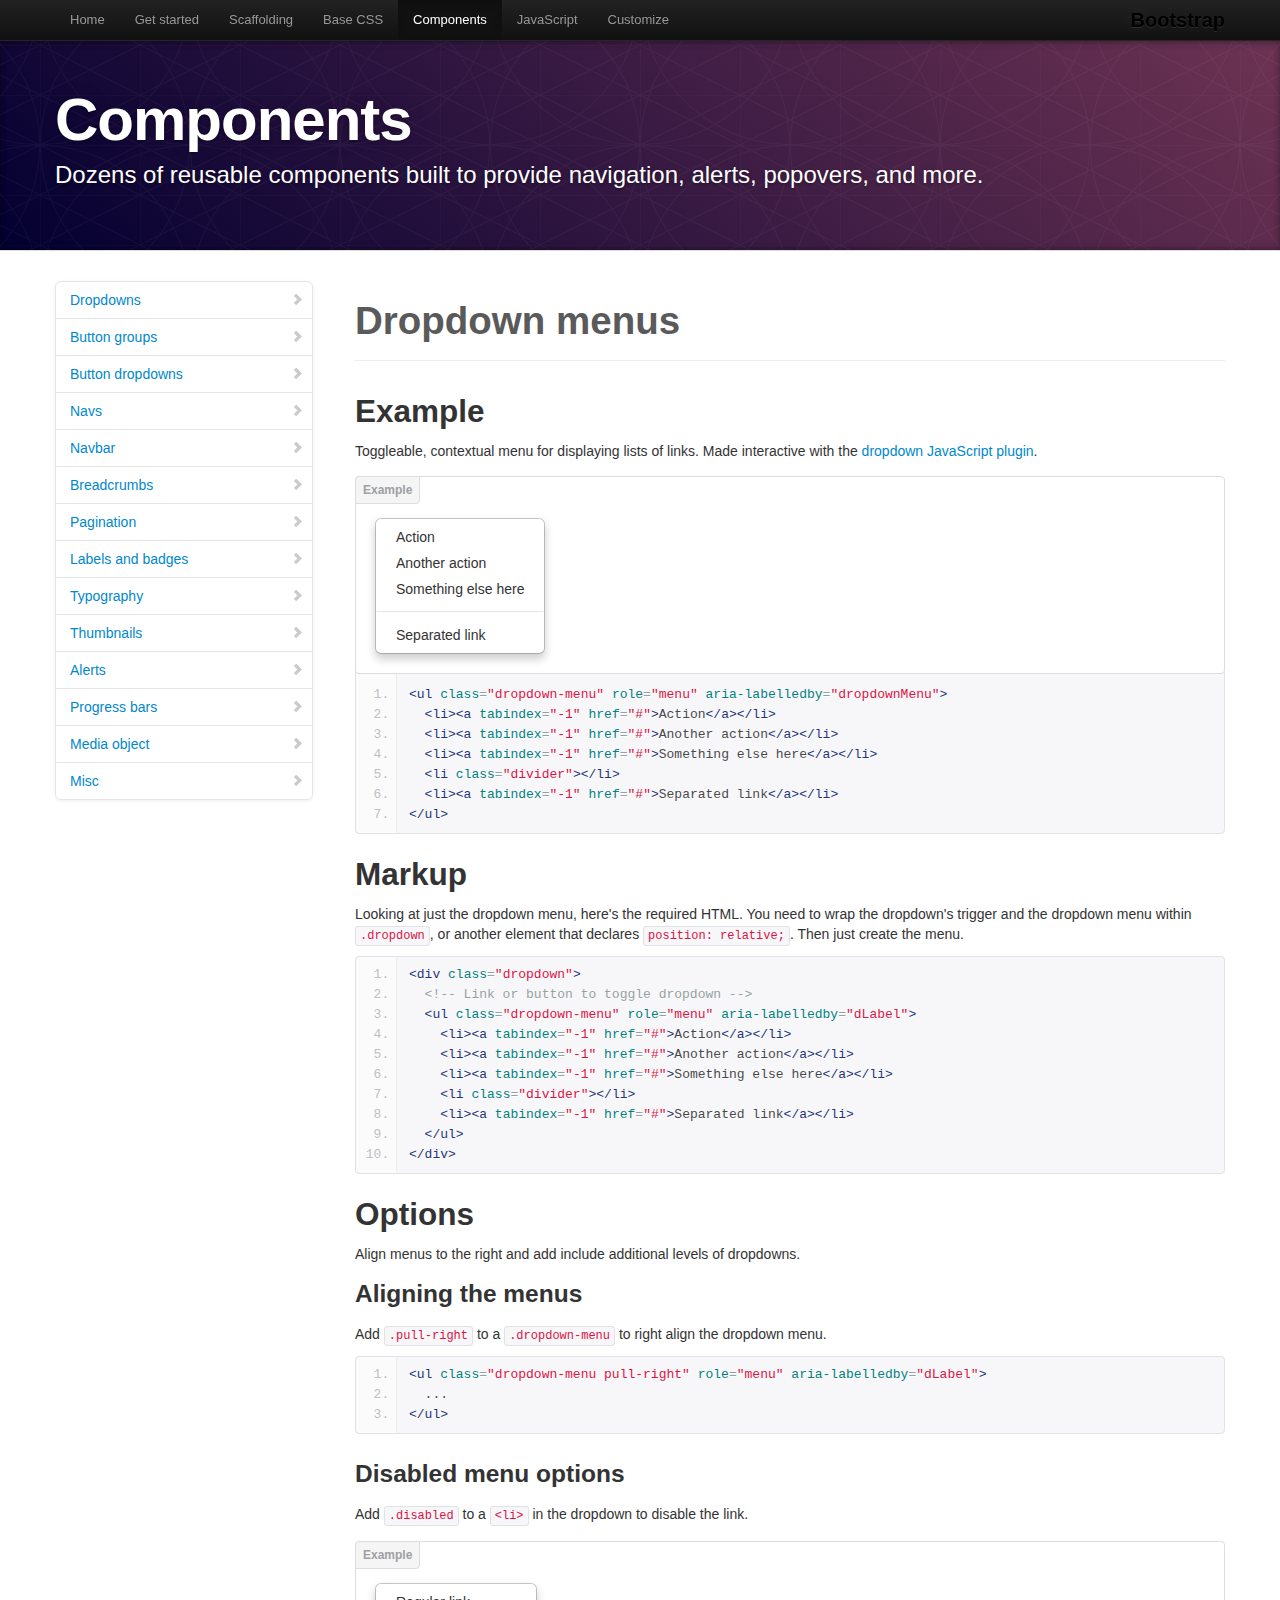
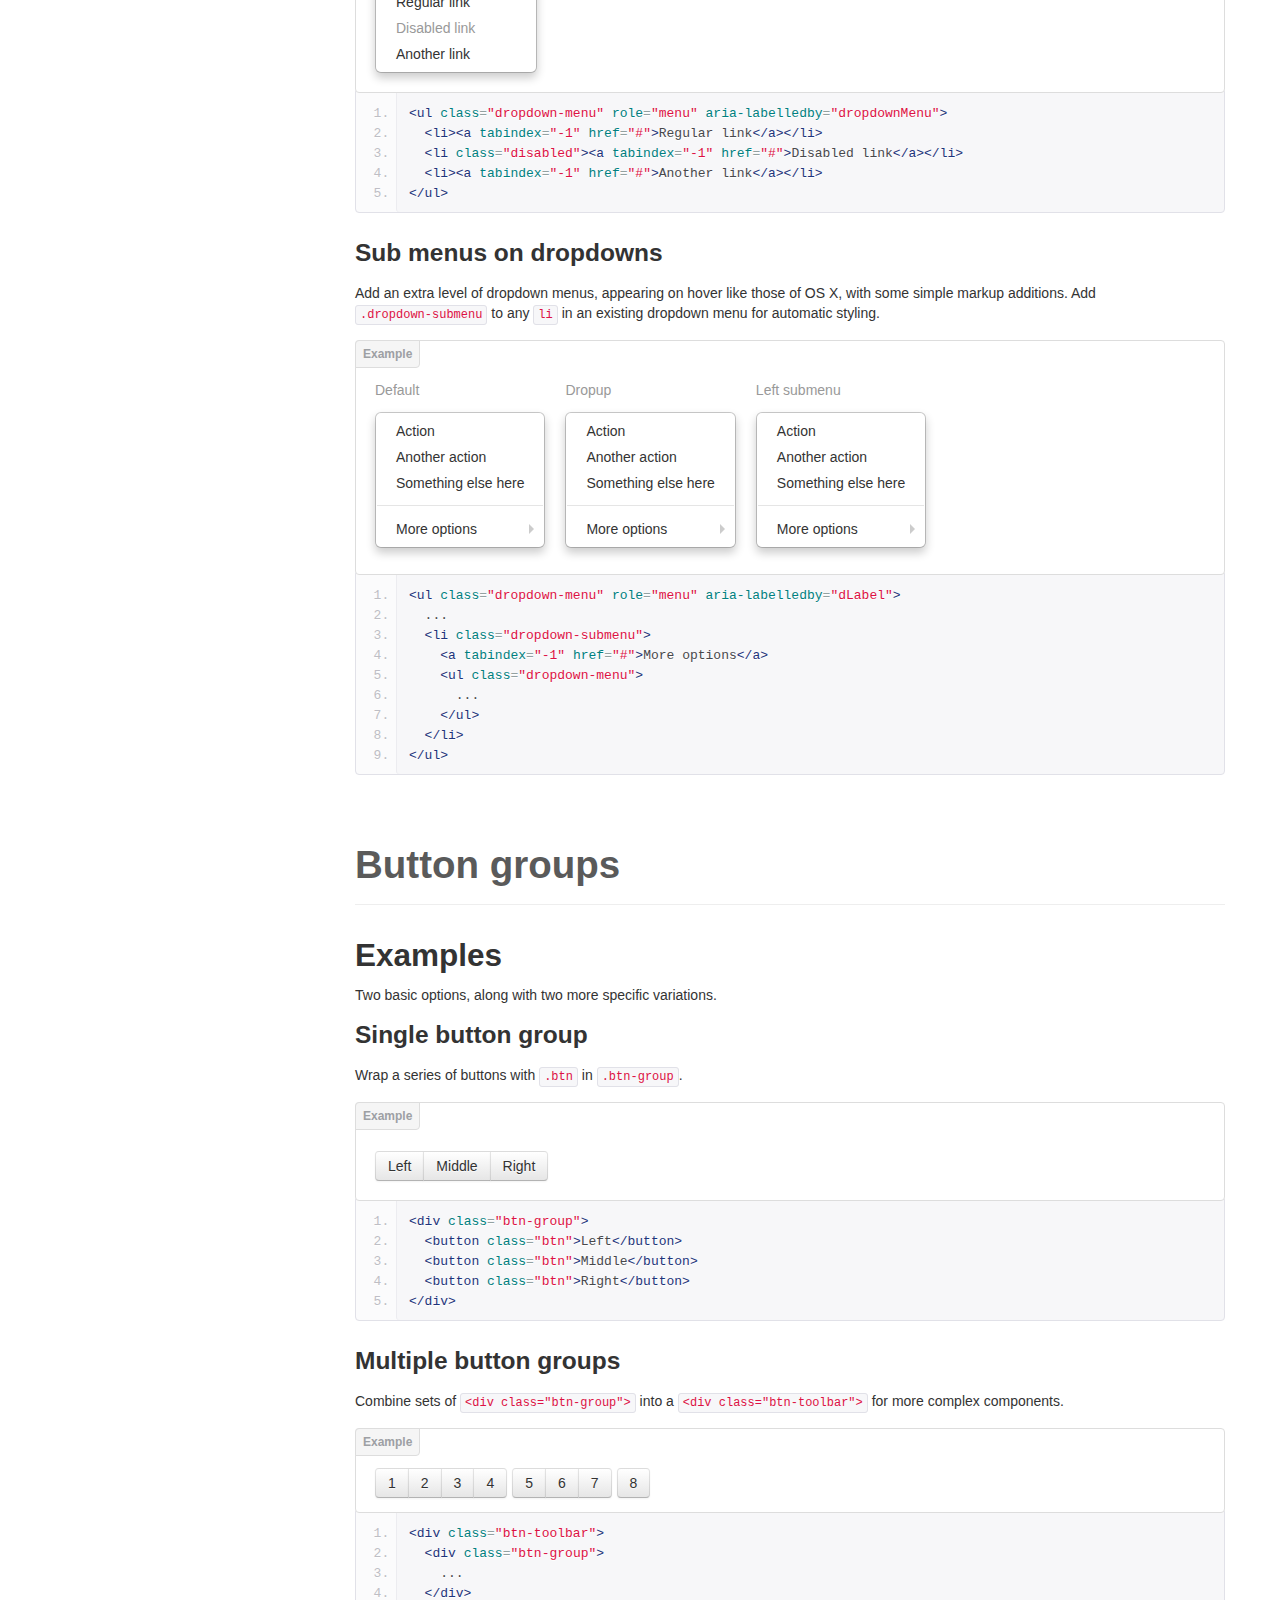
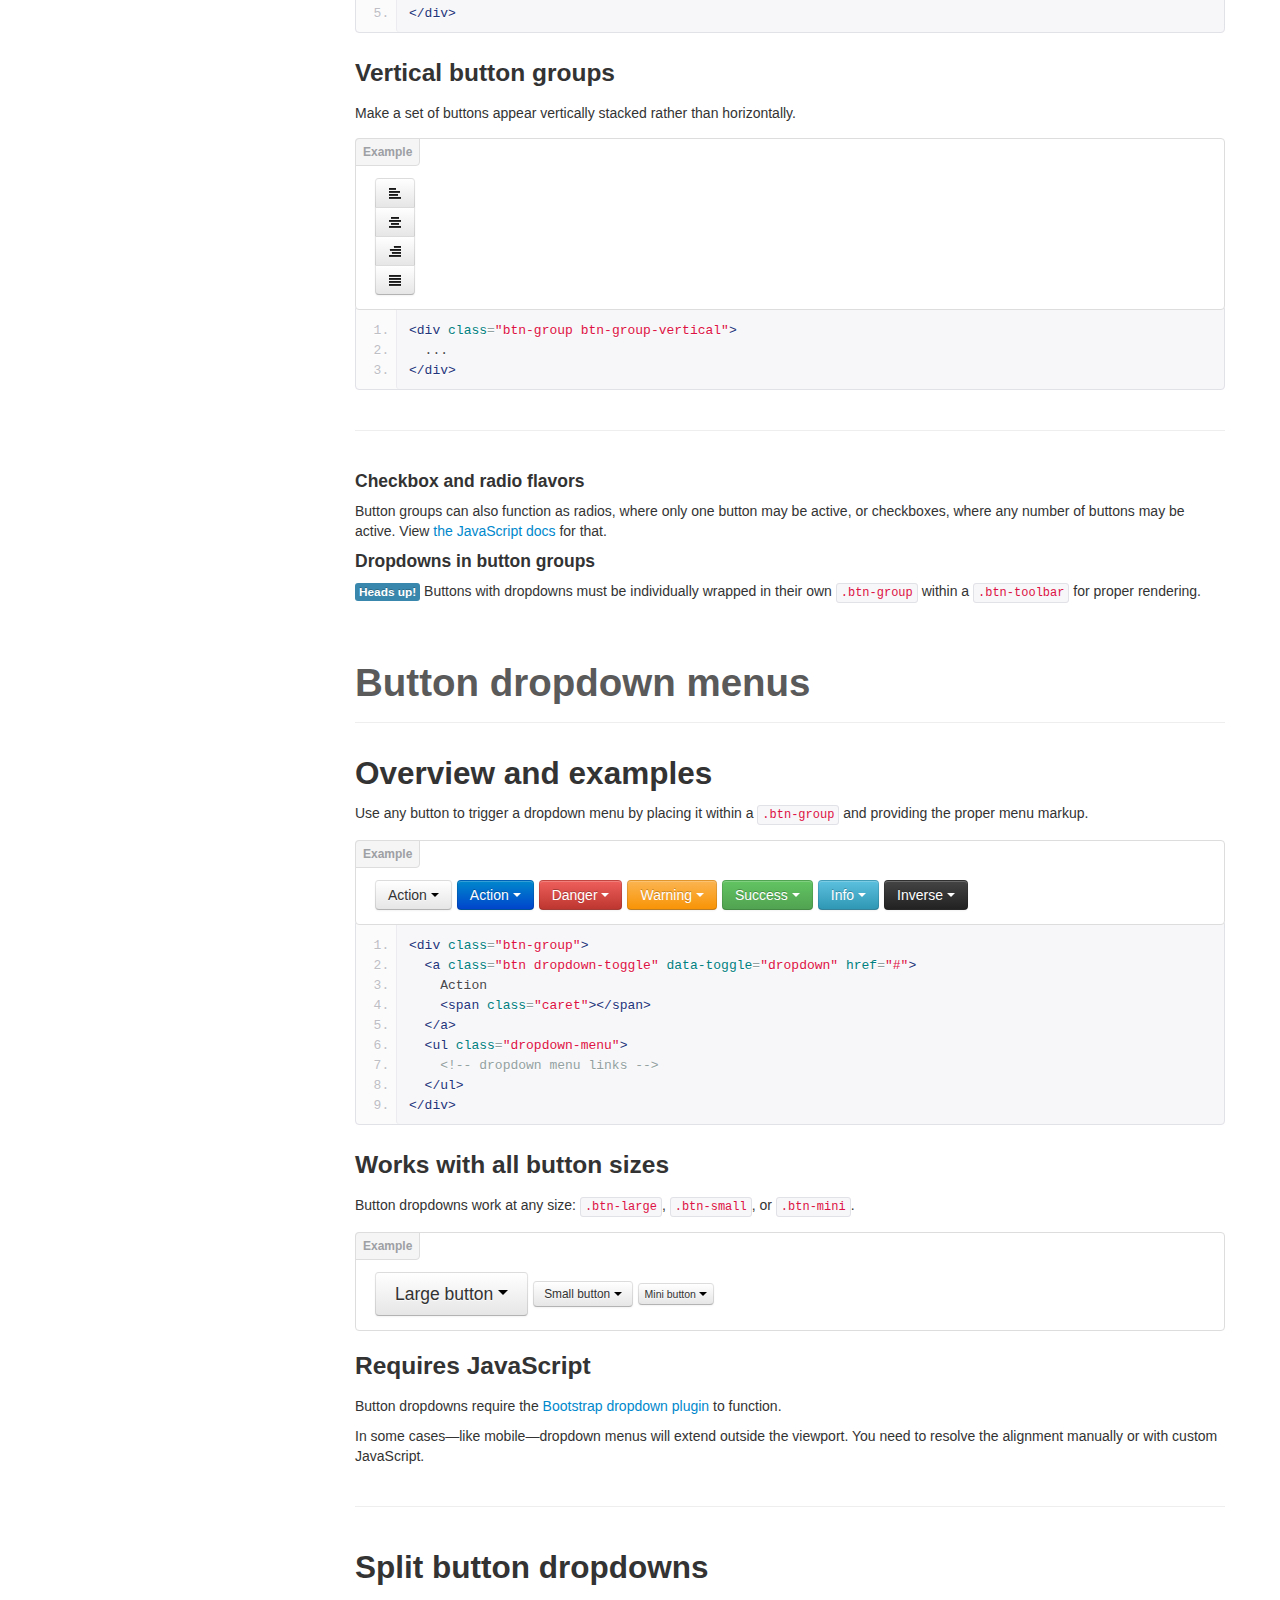
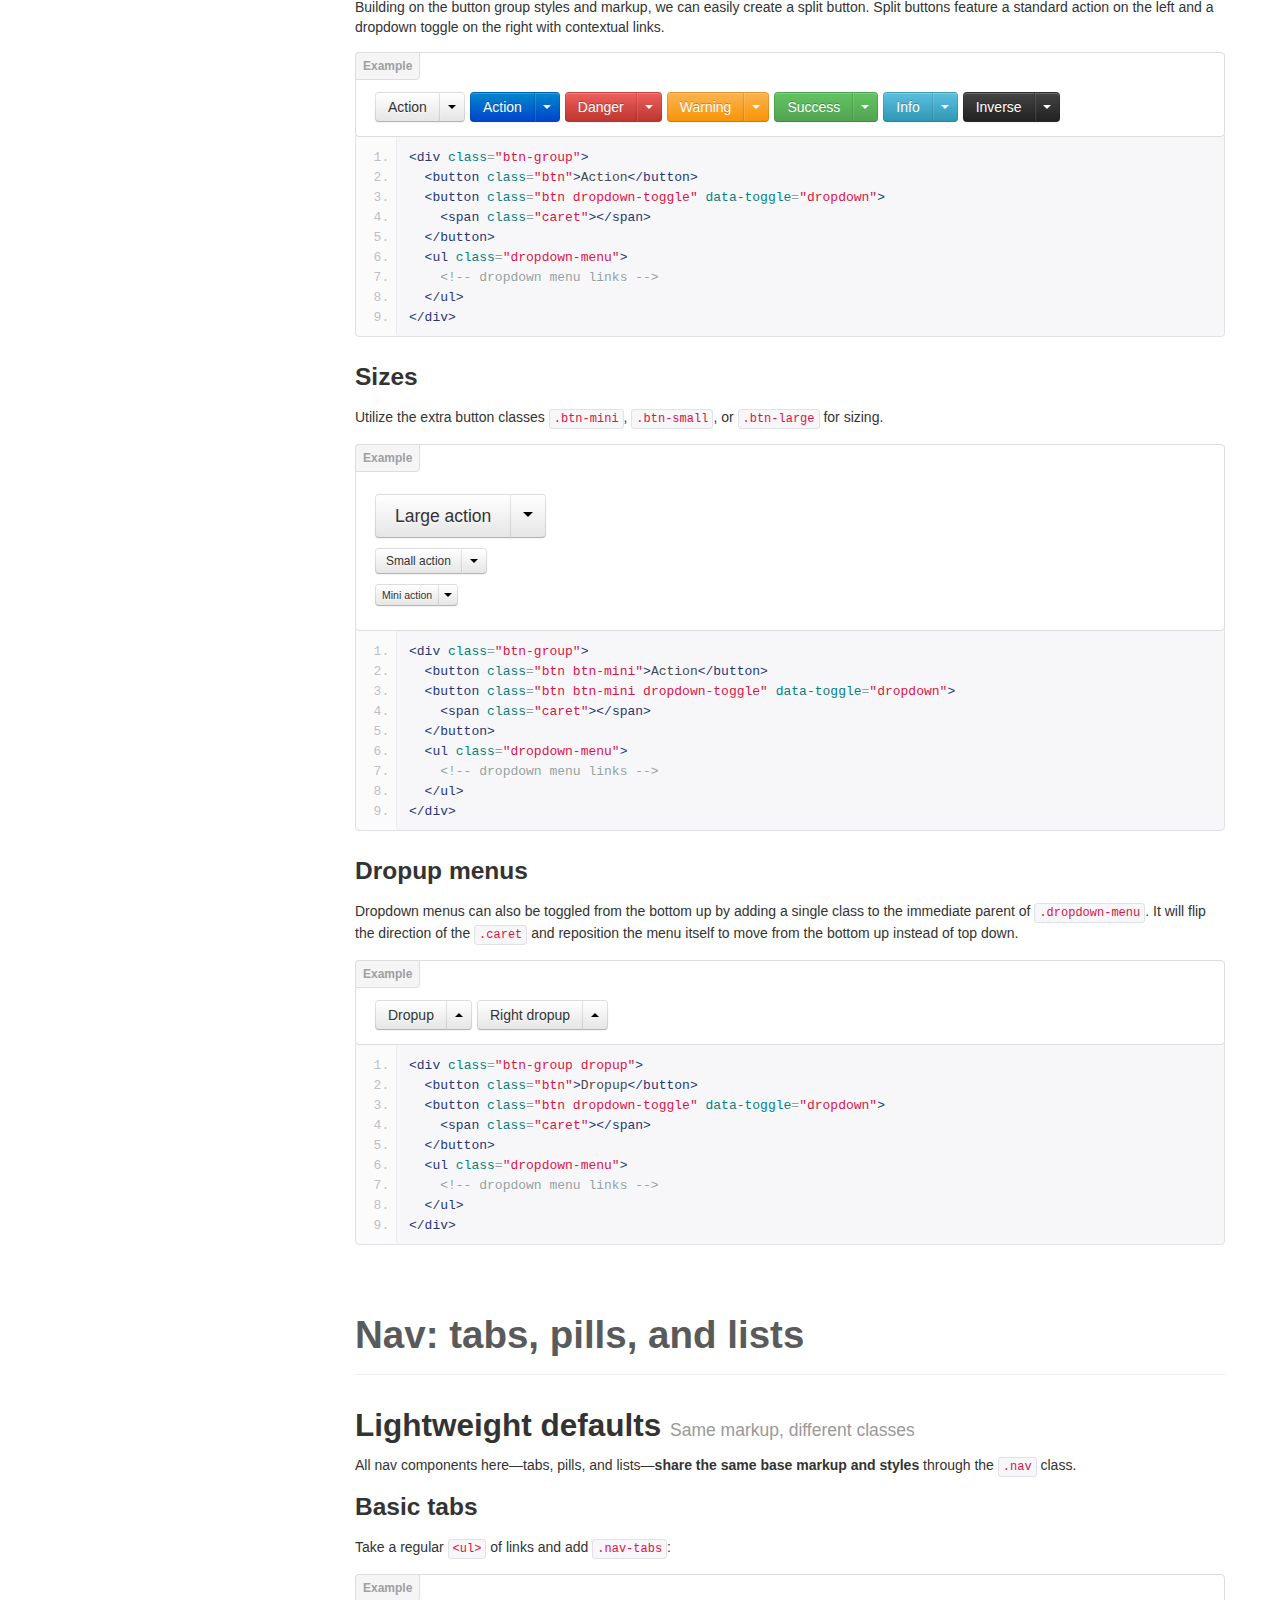
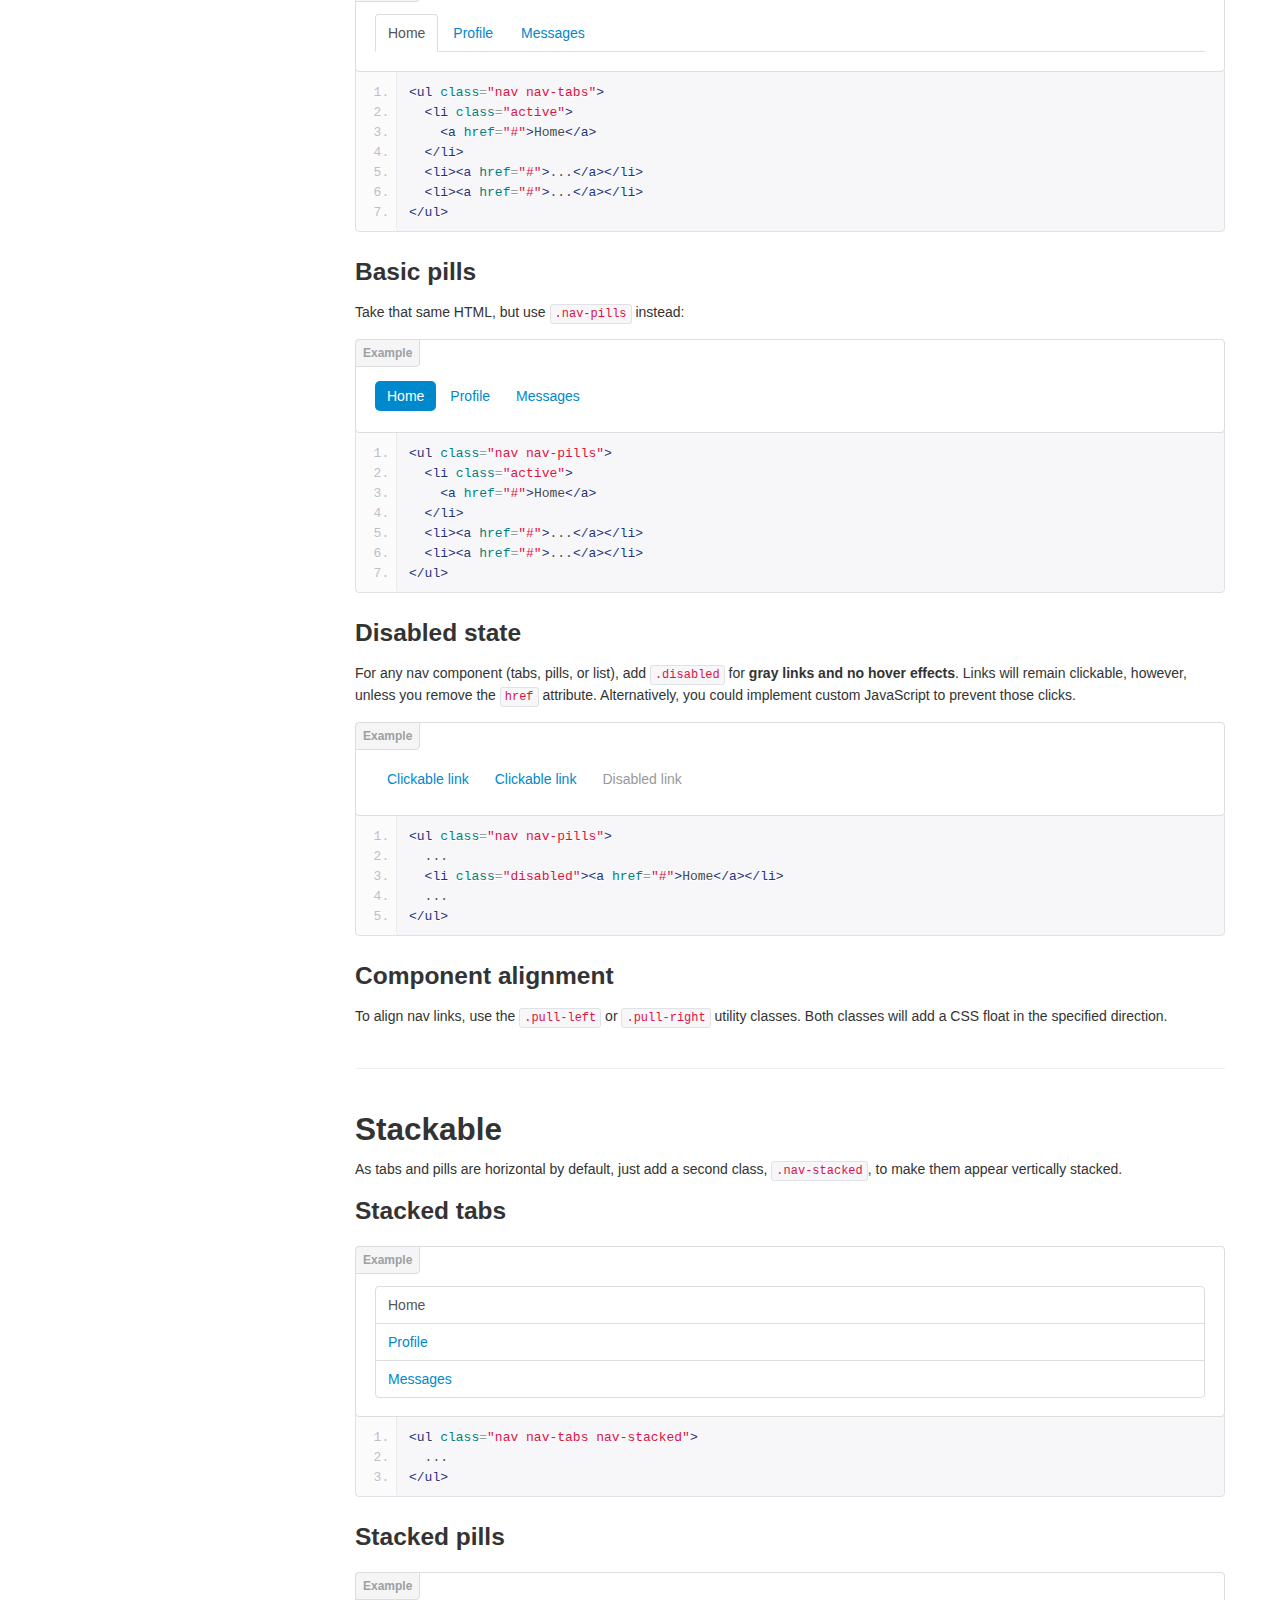
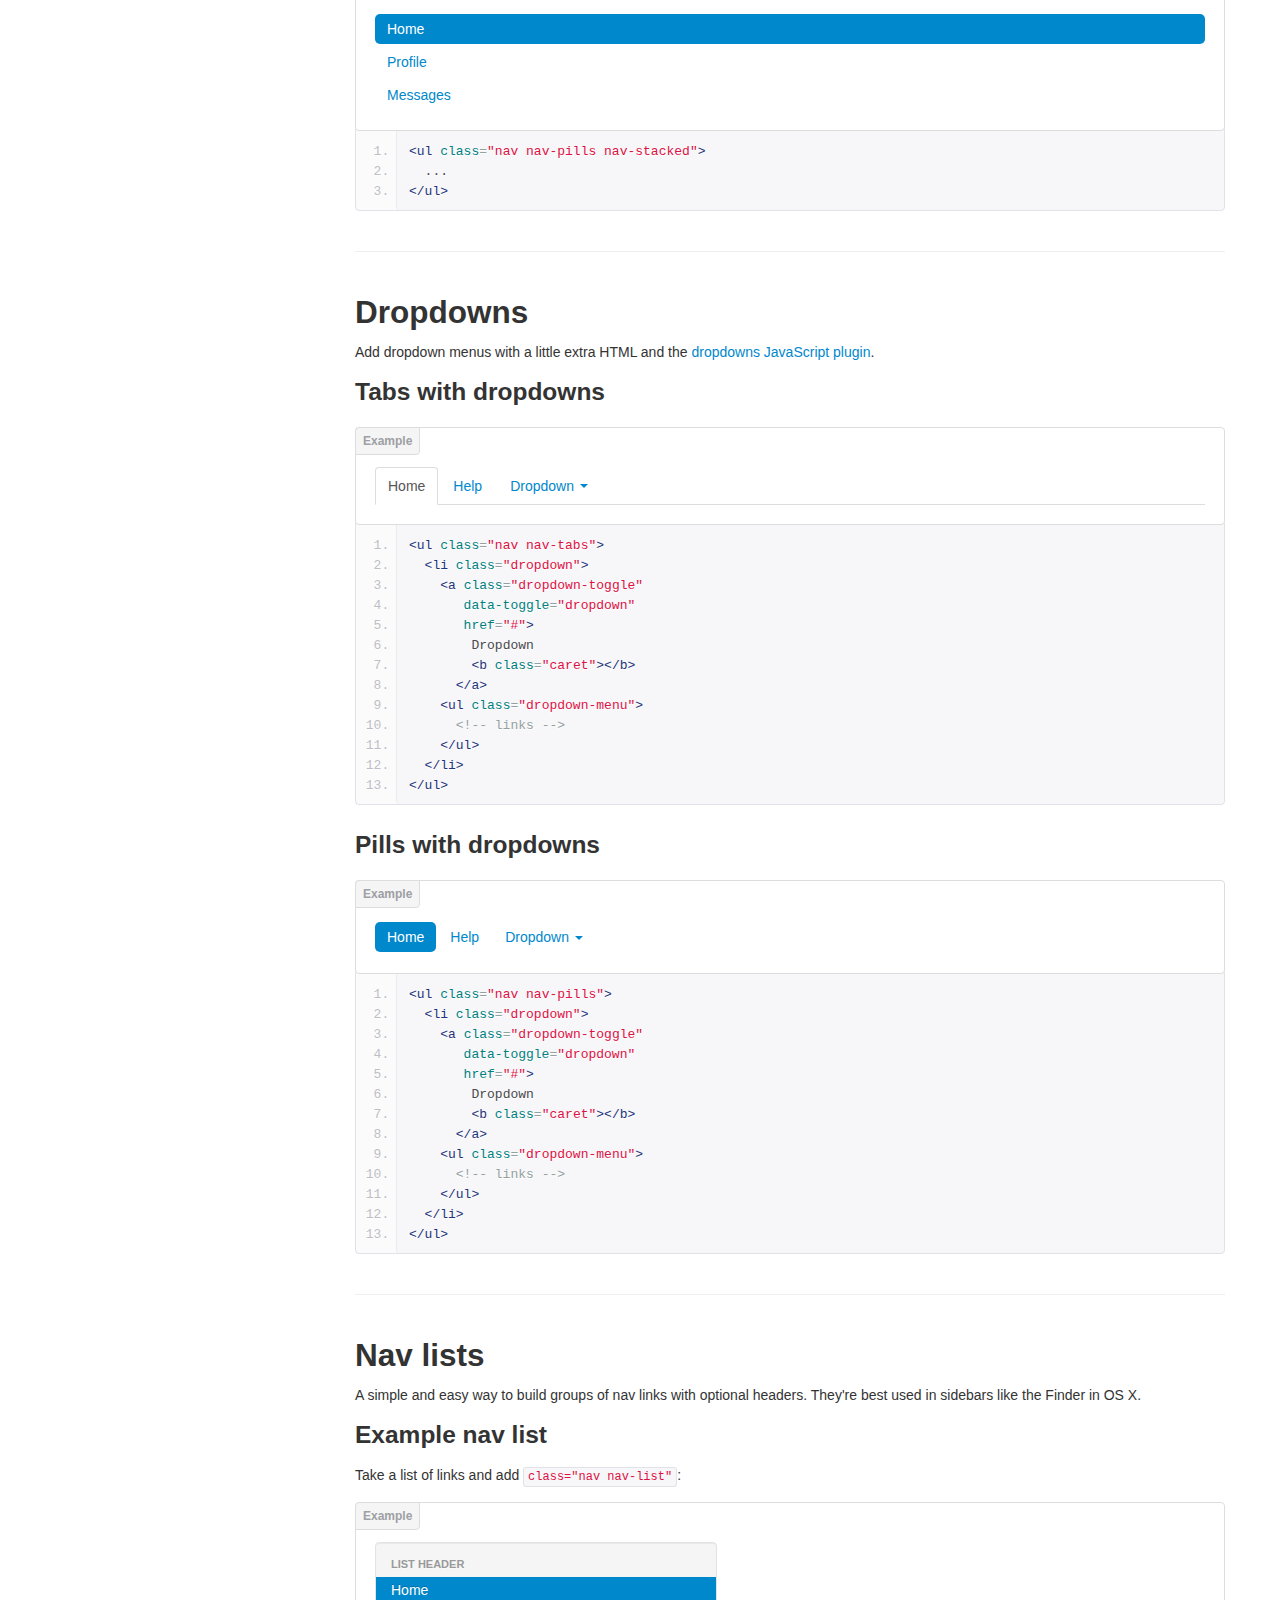
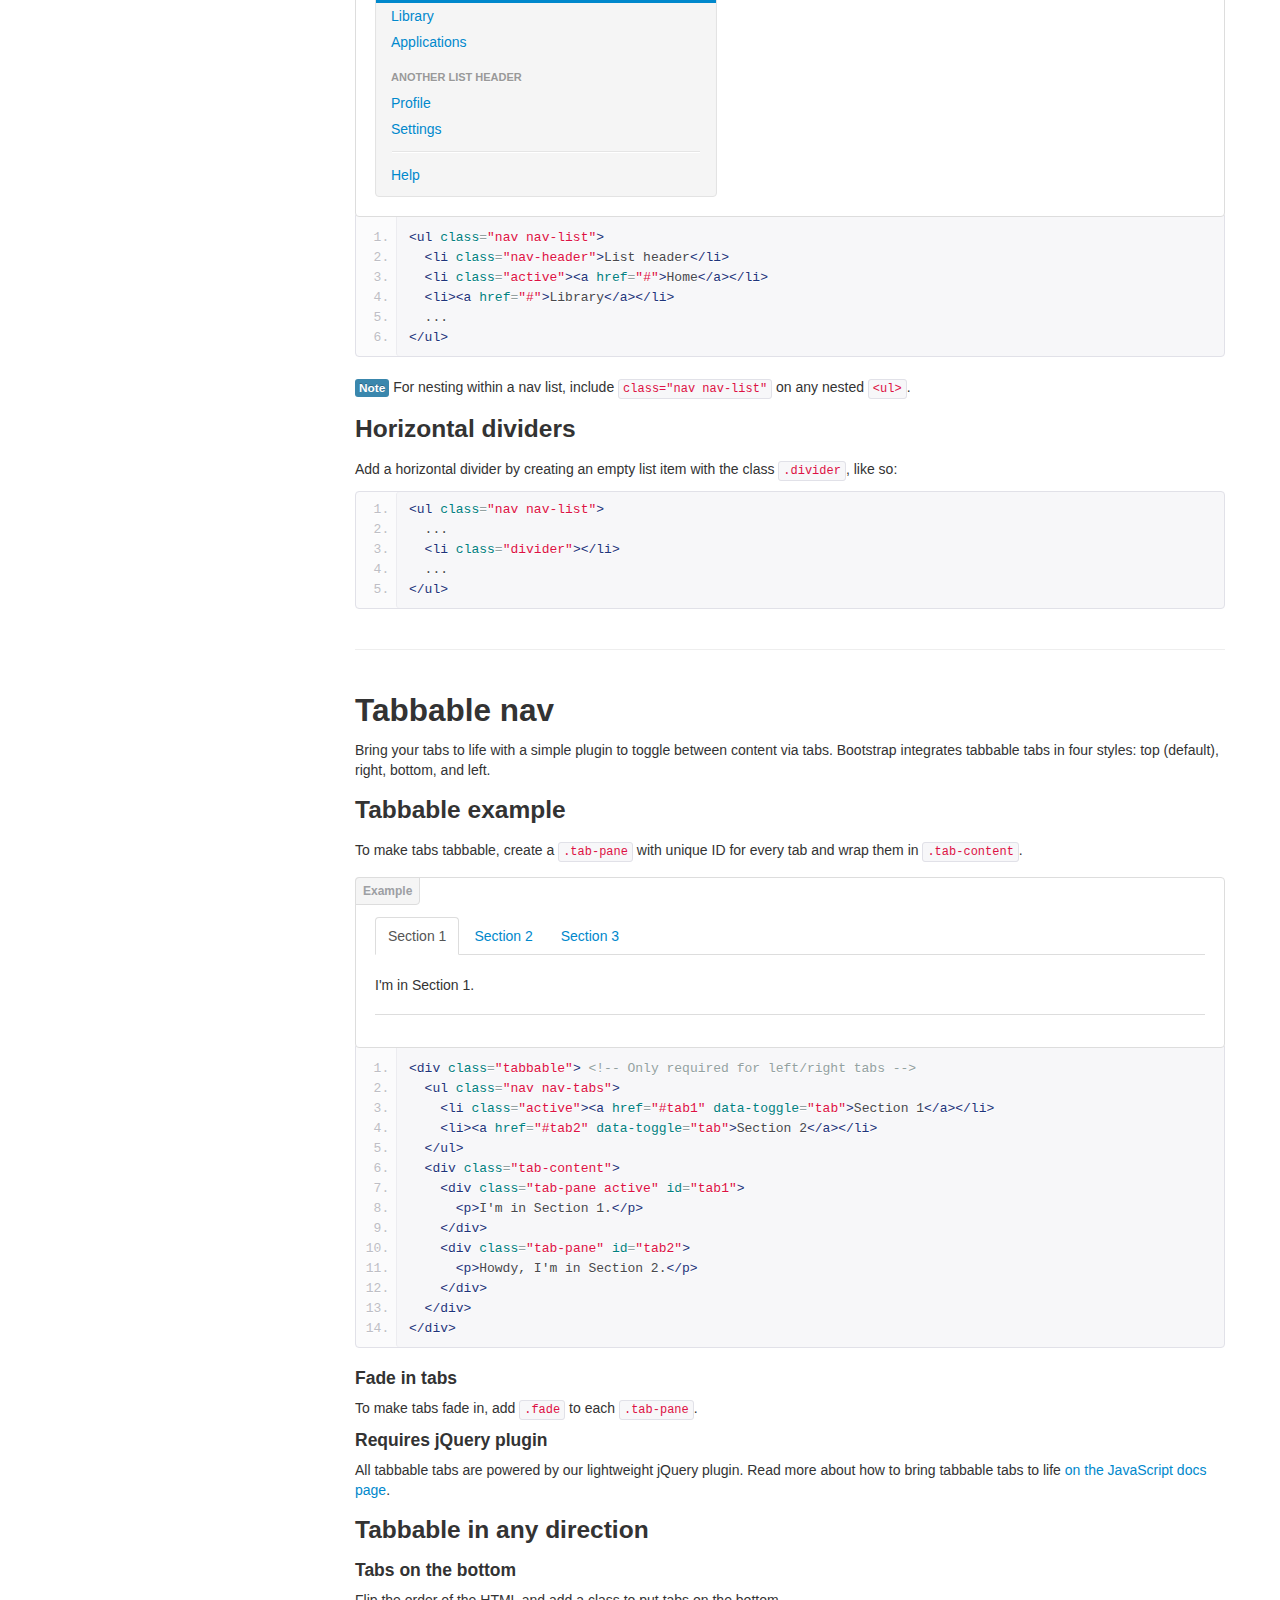
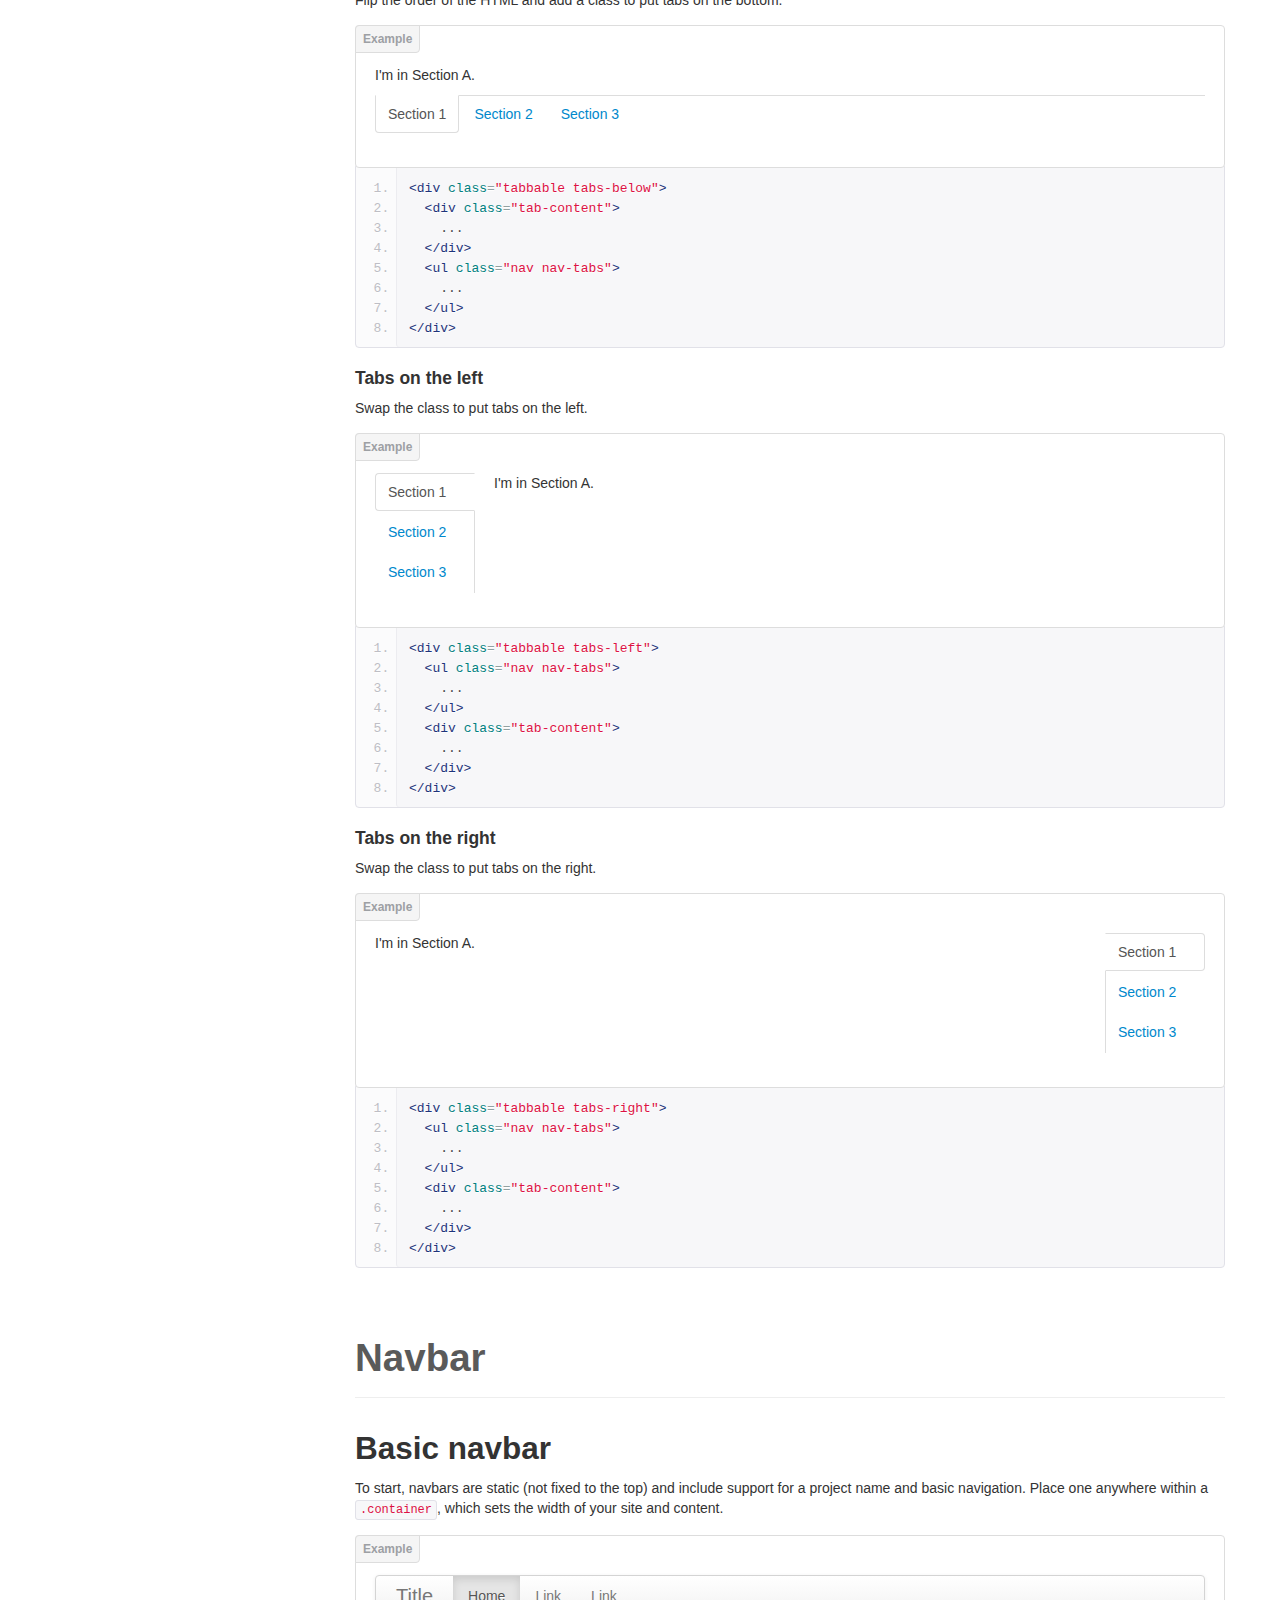
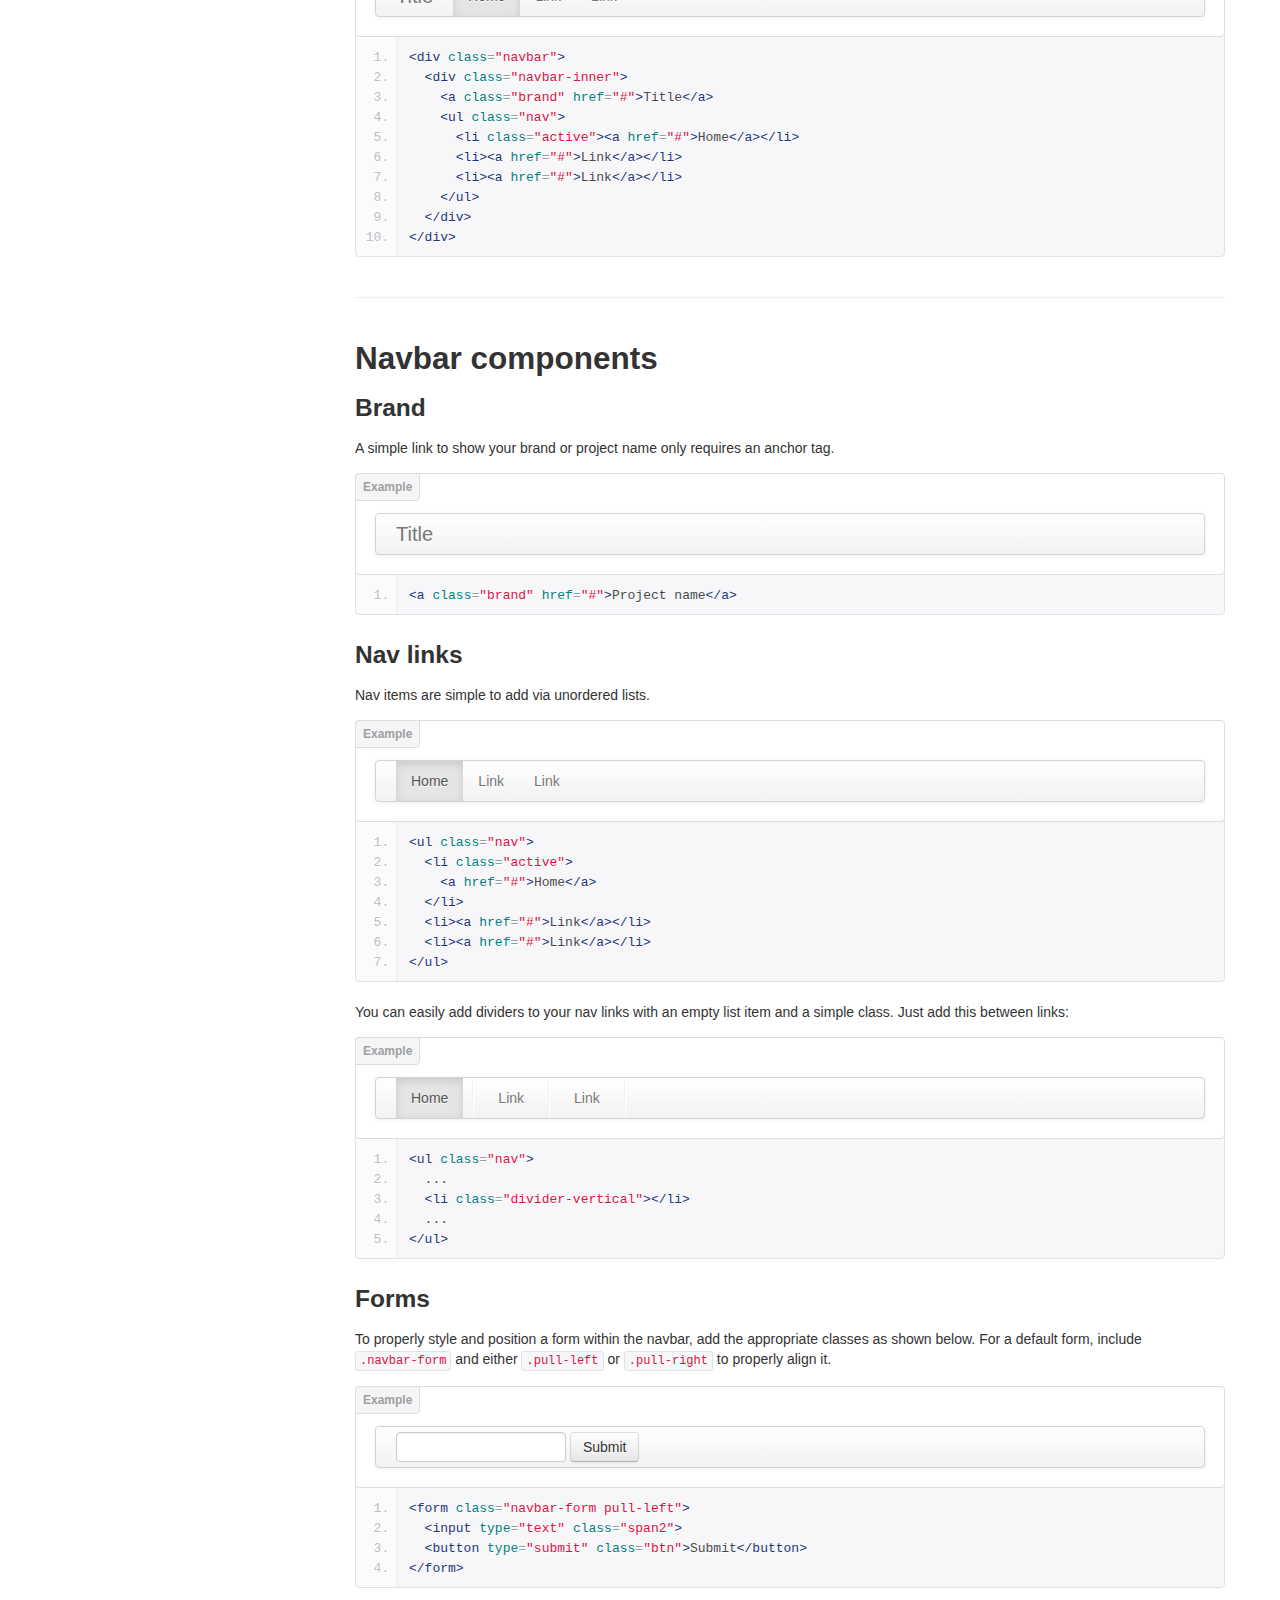
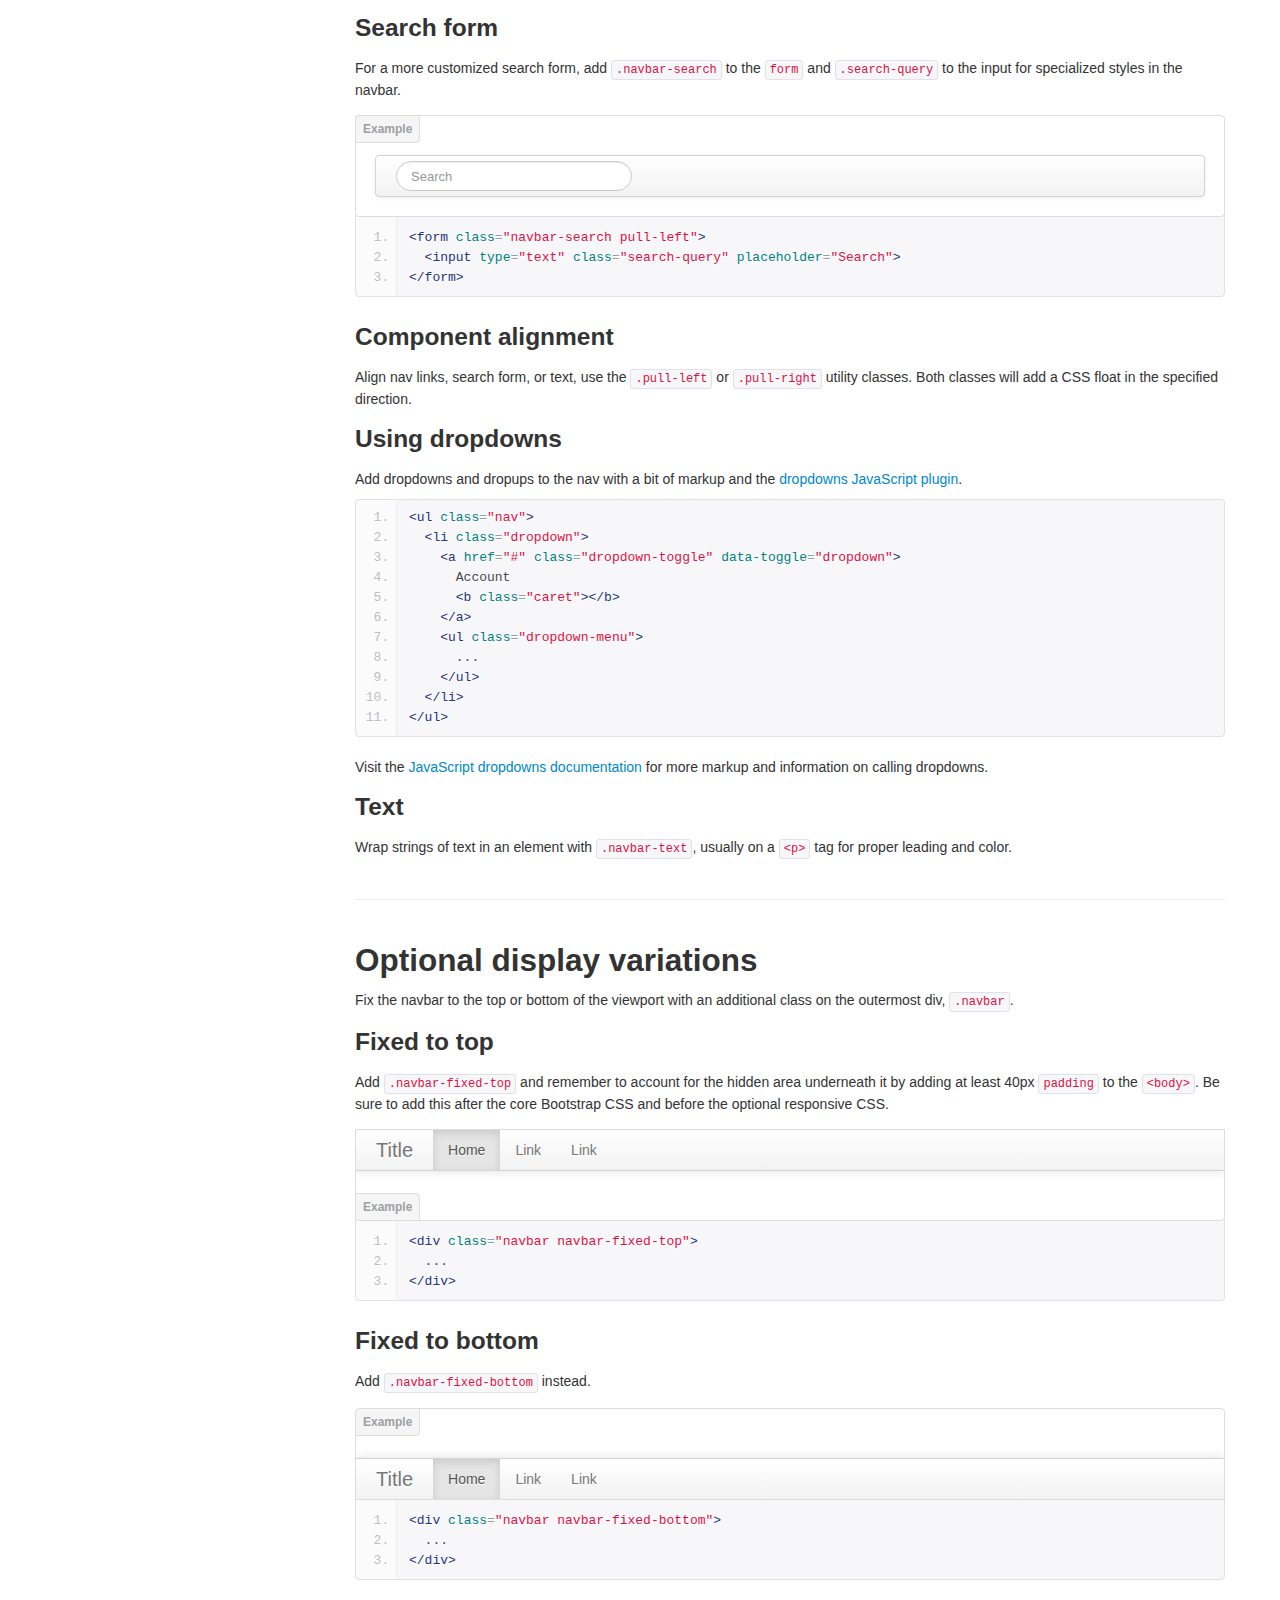
<file: Bootstrap/docs/components.html>
<!DOCTYPE html>
<html lang="en">
  <head>
    <meta charset="utf-8">
    <title>Components · Bootstrap</title>
    <meta name="viewport" content="width=device-width, initial-scale=1.0">
    <meta name="description" content="">
    <meta name="author" content="">

    <!-- Le styles -->
    <link href="assets/css/bootstrap.css" rel="stylesheet">
    <link href="assets/css/bootstrap-responsive.css" rel="stylesheet">
    <link href="assets/css/docs.css" rel="stylesheet">
    <link href="assets/js/google-code-prettify/prettify.css" rel="stylesheet">

    <!-- Le HTML5 shim, for IE6-8 support of HTML5 elements -->
    <!--[if lt IE 9]>
      <script src="assets/js/html5shiv.js"></script>
    <![endif]-->

    <!-- Le fav and touch icons -->
    <link rel="apple-touch-icon-precomposed" sizes="144x144" href="assets/ico/apple-touch-icon-144-precomposed.png">
    <link rel="apple-touch-icon-precomposed" sizes="114x114" href="assets/ico/apple-touch-icon-114-precomposed.png">
      <link rel="apple-touch-icon-precomposed" sizes="72x72" href="assets/ico/apple-touch-icon-72-precomposed.png">
                    <link rel="apple-touch-icon-precomposed" href="assets/ico/apple-touch-icon-57-precomposed.png">
                                   <link rel="shortcut icon" href="assets/ico/favicon.png">

    <script type="text/javascript">
      var _gaq = _gaq || [];
      _gaq.push(['_setAccount', 'UA-146052-10']);
      _gaq.push(['_trackPageview']);
      (function() {
        var ga = document.createElement('script'); ga.type = 'text/javascript'; ga.async = true;
        ga.src = ('https:' == document.location.protocol ? 'https://ssl' : 'http://www') + '.google-analytics.com/ga.js';
        var s = document.getElementsByTagName('script')[0]; s.parentNode.insertBefore(ga, s);
      })();
    </script>
  </head>

  <body data-spy="scroll" data-target=".bs-docs-sidebar">

    <!-- Navbar
    ================================================== -->
    <div class="navbar navbar-inverse navbar-fixed-top">
      <div class="navbar-inner">
        <div class="container">
          <button type="button" class="btn btn-navbar" data-toggle="collapse" data-target=".nav-collapse">
            <span class="icon-bar"></span>
            <span class="icon-bar"></span>
            <span class="icon-bar"></span>
          </button>
          <a class="brand" href="./index.html">Bootstrap</a>
          <div class="nav-collapse collapse">
            <ul class="nav">
              <li class="">
                <a href="./index.html">Home</a>
              </li>
              <li class="">
                <a href="./getting-started.html">Get started</a>
              </li>
              <li class="">
                <a href="./scaffolding.html">Scaffolding</a>
              </li>
              <li class="">
                <a href="./base-css.html">Base CSS</a>
              </li>
              <li class="active">
                <a href="./components.html">Components</a>
              </li>
              <li class="">
                <a href="./javascript.html">JavaScript</a>
              </li>
              <li class="">
                <a href="./customize.html">Customize</a>
              </li>
            </ul>
          </div>
        </div>
      </div>
    </div>

<!-- Subhead
================================================== -->
<header class="jumbotron subhead" id="overview">
  <div class="container">
    <h1>Components</h1>
    <p class="lead">Dozens of reusable components built to provide navigation, alerts, popovers, and more.</p>
  </div>
</header>


  <div class="container">

    <!-- Docs nav
    ================================================== -->
    <div class="row">
      <div class="span3 bs-docs-sidebar">
        <ul class="nav nav-list bs-docs-sidenav">
          <li><a href="#dropdowns"><i class="icon-chevron-right"></i> Dropdowns</a></li>
          <li><a href="#buttonGroups"><i class="icon-chevron-right"></i> Button groups</a></li>
          <li><a href="#buttonDropdowns"><i class="icon-chevron-right"></i> Button dropdowns</a></li>
          <li><a href="#navs"><i class="icon-chevron-right"></i> Navs</a></li>
          <li><a href="#navbar"><i class="icon-chevron-right"></i> Navbar</a></li>
          <li><a href="#breadcrumbs"><i class="icon-chevron-right"></i> Breadcrumbs</a></li>
          <li><a href="#pagination"><i class="icon-chevron-right"></i> Pagination</a></li>
          <li><a href="#labels-badges"><i class="icon-chevron-right"></i> Labels and badges</a></li>
          <li><a href="#typography"><i class="icon-chevron-right"></i> Typography</a></li>
          <li><a href="#thumbnails"><i class="icon-chevron-right"></i> Thumbnails</a></li>
          <li><a href="#alerts"><i class="icon-chevron-right"></i> Alerts</a></li>
          <li><a href="#progress"><i class="icon-chevron-right"></i> Progress bars</a></li>
          <li><a href="#media"><i class="icon-chevron-right"></i> Media object</a></li>
          <li><a href="#misc"><i class="icon-chevron-right"></i> Misc</a></li>
        </ul>
      </div>
      <div class="span9">



        <!-- Dropdowns
        ================================================== -->
        <section id="dropdowns">
          <div class="page-header">
            <h1>Dropdown menus</h1>
          </div>

          <h2>Example</h2>
          <p>Toggleable, contextual menu for displaying lists of links. Made interactive with the <a href="./javascript.html#dropdowns">dropdown JavaScript plugin</a>.</p>
          <div class="bs-docs-example">
            <div class="dropdown clearfix">
              <ul class="dropdown-menu" role="menu" aria-labelledby="dropdownMenu" style="display: block; position: static; margin-bottom: 5px; *width: 180px;">
                <li><a tabindex="-1" href="#">Action</a></li>
                <li><a tabindex="-1" href="#">Another action</a></li>
                <li><a tabindex="-1" href="#">Something else here</a></li>
                <li class="divider"></li>
                <li><a tabindex="-1" href="#">Separated link</a></li>
              </ul>
            </div>
          </div>
<pre class="prettyprint linenums">
&lt;ul class="dropdown-menu" role="menu" aria-labelledby="dropdownMenu"&gt;
  &lt;li&gt;&lt;a tabindex="-1" href="#"&gt;Action&lt;/a&gt;&lt;/li&gt;
  &lt;li&gt;&lt;a tabindex="-1" href="#"&gt;Another action&lt;/a&gt;&lt;/li&gt;
  &lt;li&gt;&lt;a tabindex="-1" href="#"&gt;Something else here&lt;/a&gt;&lt;/li&gt;
  &lt;li class="divider"&gt;&lt;/li&gt;
  &lt;li&gt;&lt;a tabindex="-1" href="#"&gt;Separated link&lt;/a&gt;&lt;/li&gt;
&lt;/ul&gt;
</pre>

          <h2>Markup</h2>
          <p>Looking at just the dropdown menu, here's the required HTML. You need to wrap the dropdown's trigger and the dropdown menu within <code>.dropdown</code>, or another element that declares <code>position: relative;</code>. Then just create the menu.</p>

<pre class="prettyprint linenums">
&lt;div class="dropdown"&gt;
  &lt;!-- Link or button to toggle dropdown --&gt;
  &lt;ul class="dropdown-menu" role="menu" aria-labelledby="dLabel"&gt;
    &lt;li&gt;&lt;a tabindex="-1" href="#"&gt;Action&lt;/a&gt;&lt;/li&gt;
    &lt;li&gt;&lt;a tabindex="-1" href="#"&gt;Another action&lt;/a&gt;&lt;/li&gt;
    &lt;li&gt;&lt;a tabindex="-1" href="#"&gt;Something else here&lt;/a&gt;&lt;/li&gt;
    &lt;li class="divider"&gt;&lt;/li&gt;
    &lt;li&gt;&lt;a tabindex="-1" href="#"&gt;Separated link&lt;/a&gt;&lt;/li&gt;
  &lt;/ul&gt;
&lt;/div&gt;
</pre>

          <h2>Options</h2>
          <p>Align menus to the right and add include additional levels of dropdowns.</p>

          <h3>Aligning the menus</h3>
          <p>Add <code>.pull-right</code> to a <code>.dropdown-menu</code> to right align the dropdown menu.</p>
<pre class="prettyprint linenums">
&lt;ul class="dropdown-menu pull-right" role="menu" aria-labelledby="dLabel"&gt;
  ...
&lt;/ul&gt;
</pre>

          <h3>Disabled menu options</h3>
          <p>Add <code>.disabled</code> to a <code>&lt;li&gt;</code> in the dropdown to disable the link.</p>
          <div class="bs-docs-example">
            <div class="dropdown clearfix">
              <ul class="dropdown-menu" role="menu" aria-labelledby="dropdownMenu" style="display: block; position: static; margin-bottom: 5px; *width: 180px;">
                <li><a tabindex="-1" href="#">Regular link</a></li>
                <li class="disabled"><a tabindex="-1" href="#">Disabled link</a></li>
                <li><a tabindex="-1" href="#">Another link</a></li>
              </ul>
            </div>
          </div>
<pre class="prettyprint linenums">
&lt;ul class="dropdown-menu" role="menu" aria-labelledby="dropdownMenu"&gt;
  &lt;li&gt;&lt;a tabindex="-1" href="#"&gt;Regular link&lt;/a&gt;&lt;/li&gt;
  &lt;li class="disabled"&gt;&lt;a tabindex="-1" href="#"&gt;Disabled link&lt;/a&gt;&lt;/li&gt;
  &lt;li&gt;&lt;a tabindex="-1" href="#"&gt;Another link&lt;/a&gt;&lt;/li&gt;
&lt;/ul&gt;
</pre>

          <h3>Sub menus on dropdowns</h3>
          <p>Add an extra level of dropdown menus, appearing on hover like those of OS X, with some simple markup additions. Add <code>.dropdown-submenu</code> to any <code>li</code> in an existing dropdown menu for automatic styling.</p>
          <div class="bs-docs-example bs-docs-example-submenus">

            <div class="pull-left">
              <p class="muted">Default</p>
              <div class="dropdown clearfix">
                <ul class="dropdown-menu" role="menu" aria-labelledby="dropdownMenu">
                  <li><a tabindex="-1" href="#">Action</a></li>
                  <li><a tabindex="-1" href="#">Another action</a></li>
                  <li><a tabindex="-1" href="#">Something else here</a></li>
                  <li class="divider"></li>
                  <li class="dropdown-submenu">
                    <a tabindex="-1" href="#">More options</a>
                    <ul class="dropdown-menu">
                      <li><a tabindex="-1" href="#">Second level link</a></li>
                      <li><a tabindex="-1" href="#">Second level link</a></li>
                      <li><a tabindex="-1" href="#">Second level link</a></li>
                      <li><a tabindex="-1" href="#">Second level link</a></li>
                      <li><a tabindex="-1" href="#">Second level link</a></li>
                    </ul>
                  </li>
                </ul>
              </div>
            </div>

            <div class="pull-left">
              <p class="muted">Dropup</p>
              <div class="dropup">
                <ul class="dropdown-menu" role="menu" aria-labelledby="dropdownMenu">
                  <li><a tabindex="-1" href="#">Action</a></li>
                  <li><a tabindex="-1" href="#">Another action</a></li>
                  <li><a tabindex="-1" href="#">Something else here</a></li>
                  <li class="divider"></li>
                  <li class="dropdown-submenu">
                    <a tabindex="-1" href="#">More options</a>
                    <ul class="dropdown-menu">
                      <li><a tabindex="-1" href="#">Second level link</a></li>
                      <li><a tabindex="-1" href="#">Second level link</a></li>
                      <li><a tabindex="-1" href="#">Second level link</a></li>
                      <li><a tabindex="-1" href="#">Second level link</a></li>
                      <li><a tabindex="-1" href="#">Second level link</a></li>
                    </ul>
                  </li>
                </ul>
              </div>
            </div>

            <div class="pull-left">
              <p class="muted">Left submenu</p>
              <div class="dropdown">
                <ul class="dropdown-menu" role="menu" aria-labelledby="dropdownMenu">
                  <li><a tabindex="-1" href="#">Action</a></li>
                  <li><a tabindex="-1" href="#">Another action</a></li>
                  <li><a tabindex="-1" href="#">Something else here</a></li>
                  <li class="divider"></li>
                  <li class="dropdown-submenu pull-left">
                    <a tabindex="-1" href="#">More options</a>
                    <ul class="dropdown-menu">
                      <li><a tabindex="-1" href="#">Second level link</a></li>
                      <li><a tabindex="-1" href="#">Second level link</a></li>
                      <li><a tabindex="-1" href="#">Second level link</a></li>
                      <li><a tabindex="-1" href="#">Second level link</a></li>
                      <li><a tabindex="-1" href="#">Second level link</a></li>
                    </ul>
                  </li>
                </ul>
              </div>
            </div>

          </div>
<pre class="prettyprint linenums">
&lt;ul class="dropdown-menu" role="menu" aria-labelledby="dLabel"&gt;
  ...
  &lt;li class="dropdown-submenu"&gt;
    &lt;a tabindex="-1" href="#"&gt;More options&lt;/a&gt;
    &lt;ul class="dropdown-menu"&gt;
      ...
    &lt;/ul&gt;
  &lt;/li&gt;
&lt;/ul&gt;
</pre>

        </section>




        <!-- Button Groups
        ================================================== -->
        <section id="buttonGroups">
          <div class="page-header">
            <h1>Button groups</h1>
          </div>

          <h2>Examples</h2>
          <p>Two basic options, along with two more specific variations.</p>

          <h3>Single button group</h3>
          <p>Wrap a series of buttons with <code>.btn</code> in <code>.btn-group</code>.</p>
          <div class="bs-docs-example">
            <div class="btn-group" style="margin: 9px 0 5px;">
              <button class="btn">Left</button>
              <button class="btn">Middle</button>
              <button class="btn">Right</button>
            </div>
          </div>
<pre class="prettyprint linenums">
&lt;div class="btn-group"&gt;
  &lt;button class="btn"&gt;Left&lt;/button&gt;
  &lt;button class="btn"&gt;Middle&lt;/button&gt;
  &lt;button class="btn"&gt;Right&lt;/button&gt;
&lt;/div&gt;
</pre>

          <h3>Multiple button groups</h3>
          <p>Combine sets of <code>&lt;div class="btn-group"&gt;</code> into a <code>&lt;div class="btn-toolbar"&gt;</code> for more complex components.</p>
          <div class="bs-docs-example">
            <div class="btn-toolbar" style="margin: 0;">
              <div class="btn-group">
                <button class="btn">1</button>
                <button class="btn">2</button>
                <button class="btn">3</button>
                <button class="btn">4</button>
              </div>
              <div class="btn-group">
                <button class="btn">5</button>
                <button class="btn">6</button>
                <button class="btn">7</button>
              </div>
              <div class="btn-group">
                <button class="btn">8</button>
              </div>
            </div>
          </div>
<pre class="prettyprint linenums">
&lt;div class="btn-toolbar"&gt;
  &lt;div class="btn-group"&gt;
    ...
  &lt;/div&gt;
&lt;/div&gt;
</pre>

          <h3>Vertical button groups</h3>
          <p>Make a set of buttons appear vertically stacked rather than horizontally.</p>
          <div class="bs-docs-example">
            <div class="btn-group btn-group-vertical">
              <button type="button" class="btn"><i class="icon-align-left"></i></button>
              <button type="button" class="btn"><i class="icon-align-center"></i></button>
              <button type="button" class="btn"><i class="icon-align-right"></i></button>
              <button type="button" class="btn"><i class="icon-align-justify"></i></button>
            </div>
          </div>
<pre class="prettyprint linenums">
&lt;div class="btn-group btn-group-vertical"&gt;
  ...
&lt;/div&gt;
</pre>


          <hr class="bs-docs-separator">


          <h4>Checkbox and radio flavors</h4>
          <p>Button groups can also function as radios, where only one button may be active, or checkboxes, where any number of buttons may be active. View <a href="./javascript.html#buttons">the JavaScript docs</a> for that.</p>

          <h4>Dropdowns in button groups</h4>
          <p><span class="label label-info">Heads up!</span> Buttons with dropdowns must be individually wrapped in their own <code>.btn-group</code> within a <code>.btn-toolbar</code> for proper rendering.</p>
        </section>



        <!-- Split button dropdowns
        ================================================== -->
        <section id="buttonDropdowns">
          <div class="page-header">
            <h1>Button dropdown menus</h1>
          </div>


          <h2>Overview and examples</h2>
          <p>Use any button to trigger a dropdown menu by placing it within a <code>.btn-group</code> and providing the proper menu markup.</p>
          <div class="bs-docs-example">
            <div class="btn-toolbar" style="margin: 0;">
              <div class="btn-group">
                <button class="btn dropdown-toggle" data-toggle="dropdown">Action <span class="caret"></span></button>
                <ul class="dropdown-menu">
                  <li><a href="#">Action</a></li>
                  <li><a href="#">Another action</a></li>
                  <li><a href="#">Something else here</a></li>
                  <li class="divider"></li>
                  <li><a href="#">Separated link</a></li>
                </ul>
              </div><!-- /btn-group -->
              <div class="btn-group">
                <button class="btn btn-primary dropdown-toggle" data-toggle="dropdown">Action <span class="caret"></span></button>
                <ul class="dropdown-menu">
                  <li><a href="#">Action</a></li>
                  <li><a href="#">Another action</a></li>
                  <li><a href="#">Something else here</a></li>
                  <li class="divider"></li>
                  <li><a href="#">Separated link</a></li>
                </ul>
              </div><!-- /btn-group -->
              <div class="btn-group">
                <button class="btn btn-danger dropdown-toggle" data-toggle="dropdown">Danger <span class="caret"></span></button>
                <ul class="dropdown-menu">
                  <li><a href="#">Action</a></li>
                  <li><a href="#">Another action</a></li>
                  <li><a href="#">Something else here</a></li>
                  <li class="divider"></li>
                  <li><a href="#">Separated link</a></li>
                </ul>
              </div><!-- /btn-group -->
              <div class="btn-group">
                <button class="btn btn-warning dropdown-toggle" data-toggle="dropdown">Warning <span class="caret"></span></button>
                <ul class="dropdown-menu">
                  <li><a href="#">Action</a></li>
                  <li><a href="#">Another action</a></li>
                  <li><a href="#">Something else here</a></li>
                  <li class="divider"></li>
                  <li><a href="#">Separated link</a></li>
                </ul>
              </div><!-- /btn-group -->
              <div class="btn-group">
                <button class="btn btn-success dropdown-toggle" data-toggle="dropdown">Success <span class="caret"></span></button>
                <ul class="dropdown-menu">
                  <li><a href="#">Action</a></li>
                  <li><a href="#">Another action</a></li>
                  <li><a href="#">Something else here</a></li>
                  <li class="divider"></li>
                  <li><a href="#">Separated link</a></li>
                </ul>
              </div><!-- /btn-group -->
              <div class="btn-group">
                <button class="btn btn-info dropdown-toggle" data-toggle="dropdown">Info <span class="caret"></span></button>
                <ul class="dropdown-menu">
                  <li><a href="#">Action</a></li>
                  <li><a href="#">Another action</a></li>
                  <li><a href="#">Something else here</a></li>
                  <li class="divider"></li>
                  <li><a href="#">Separated link</a></li>
                </ul>
              </div><!-- /btn-group -->
              <div class="btn-group">
                <button class="btn btn-inverse dropdown-toggle" data-toggle="dropdown">Inverse <span class="caret"></span></button>
                <ul class="dropdown-menu">
                  <li><a href="#">Action</a></li>
                  <li><a href="#">Another action</a></li>
                  <li><a href="#">Something else here</a></li>
                  <li class="divider"></li>
                  <li><a href="#">Separated link</a></li>
                </ul>
              </div><!-- /btn-group -->
            </div><!-- /btn-toolbar -->
          </div>
<pre class="prettyprint linenums">
&lt;div class="btn-group"&gt;
  &lt;a class="btn dropdown-toggle" data-toggle="dropdown" href="#"&gt;
    Action
    &lt;span class="caret"&gt;&lt;/span&gt;
  &lt;/a&gt;
  &lt;ul class="dropdown-menu"&gt;
    &lt;!-- dropdown menu links --&gt;
  &lt;/ul&gt;
&lt;/div&gt;
</pre>

          <h3>Works with all button sizes</h3>
          <p>Button dropdowns work at any size:  <code>.btn-large</code>, <code>.btn-small</code>, or <code>.btn-mini</code>.</p>
          <div class="bs-docs-example">
            <div class="btn-toolbar" style="margin: 0;">
              <div class="btn-group">
                <button class="btn btn-large dropdown-toggle" data-toggle="dropdown">Large button <span class="caret"></span></button>
                <ul class="dropdown-menu">
                  <li><a href="#">Action</a></li>
                  <li><a href="#">Another action</a></li>
                  <li><a href="#">Something else here</a></li>
                  <li class="divider"></li>
                  <li><a href="#">Separated link</a></li>
                </ul>
              </div><!-- /btn-group -->
              <div class="btn-group">
                <button class="btn btn-small dropdown-toggle" data-toggle="dropdown">Small button <span class="caret"></span></button>
                <ul class="dropdown-menu">
                  <li><a href="#">Action</a></li>
                  <li><a href="#">Another action</a></li>
                  <li><a href="#">Something else here</a></li>
                  <li class="divider"></li>
                  <li><a href="#">Separated link</a></li>
                </ul>
              </div><!-- /btn-group -->
              <div class="btn-group">
                <button class="btn btn-mini dropdown-toggle" data-toggle="dropdown">Mini button <span class="caret"></span></button>
                <ul class="dropdown-menu">
                  <li><a href="#">Action</a></li>
                  <li><a href="#">Another action</a></li>
                  <li><a href="#">Something else here</a></li>
                  <li class="divider"></li>
                  <li><a href="#">Separated link</a></li>
                </ul>
              </div><!-- /btn-group -->
            </div><!-- /btn-toolbar -->
          </div>

          <h3>Requires JavaScript</h3>
          <p>Button dropdowns require the <a href="./javascript.html#dropdowns">Bootstrap dropdown plugin</a> to function.</p>
          <p>In some cases&mdash;like mobile&mdash;dropdown menus will extend outside the viewport. You need to resolve the alignment manually or with custom JavaScript.</p>


          <hr class="bs-docs-separator">


          <h2>Split button dropdowns</h2>
          <p>Building on the button group styles and markup, we can easily create a split button. Split buttons feature a standard action on the left and a dropdown toggle on the right with contextual links.</p>
          <div class="bs-docs-example">
            <div class="btn-toolbar" style="margin: 0;">
              <div class="btn-group">
                <button class="btn">Action</button>
                <button class="btn dropdown-toggle" data-toggle="dropdown"><span class="caret"></span></button>
                <ul class="dropdown-menu">
                  <li><a href="#">Action</a></li>
                  <li><a href="#">Another action</a></li>
                  <li><a href="#">Something else here</a></li>
                  <li class="divider"></li>
                  <li><a href="#">Separated link</a></li>
                </ul>
              </div><!-- /btn-group -->
              <div class="btn-group">
                <button class="btn btn-primary">Action</button>
                <button class="btn btn-primary dropdown-toggle" data-toggle="dropdown"><span class="caret"></span></button>
                <ul class="dropdown-menu">
                  <li><a href="#">Action</a></li>
                  <li><a href="#">Another action</a></li>
                  <li><a href="#">Something else here</a></li>
                  <li class="divider"></li>
                  <li><a href="#">Separated link</a></li>
                </ul>
              </div><!-- /btn-group -->
              <div class="btn-group">
                <button class="btn btn-danger">Danger</button>
                <button class="btn btn-danger dropdown-toggle" data-toggle="dropdown"><span class="caret"></span></button>
                <ul class="dropdown-menu">
                  <li><a href="#">Action</a></li>
                  <li><a href="#">Another action</a></li>
                  <li><a href="#">Something else here</a></li>
                  <li class="divider"></li>
                  <li><a href="#">Separated link</a></li>
                </ul>
              </div><!-- /btn-group -->
              <div class="btn-group">
                <button class="btn btn-warning">Warning</button>
                <button class="btn btn-warning dropdown-toggle" data-toggle="dropdown"><span class="caret"></span></button>
                <ul class="dropdown-menu">
                  <li><a href="#">Action</a></li>
                  <li><a href="#">Another action</a></li>
                  <li><a href="#">Something else here</a></li>
                  <li class="divider"></li>
                  <li><a href="#">Separated link</a></li>
                </ul>
              </div><!-- /btn-group -->
              <div class="btn-group">
                <button class="btn btn-success">Success</button>
                <button class="btn btn-success dropdown-toggle" data-toggle="dropdown"><span class="caret"></span></button>
                <ul class="dropdown-menu">
                  <li><a href="#">Action</a></li>
                  <li><a href="#">Another action</a></li>
                  <li><a href="#">Something else here</a></li>
                  <li class="divider"></li>
                  <li><a href="#">Separated link</a></li>
                </ul>
              </div><!-- /btn-group -->
              <div class="btn-group">
                <button class="btn btn-info">Info</button>
                <button class="btn btn-info dropdown-toggle" data-toggle="dropdown"><span class="caret"></span></button>
                <ul class="dropdown-menu">
                  <li><a href="#">Action</a></li>
                  <li><a href="#">Another action</a></li>
                  <li><a href="#">Something else here</a></li>
                  <li class="divider"></li>
                  <li><a href="#">Separated link</a></li>
                </ul>
              </div><!-- /btn-group -->
              <div class="btn-group">
                <button class="btn btn-inverse">Inverse</button>
                <button class="btn btn-inverse dropdown-toggle" data-toggle="dropdown"><span class="caret"></span></button>
                <ul class="dropdown-menu">
                  <li><a href="#">Action</a></li>
                  <li><a href="#">Another action</a></li>
                  <li><a href="#">Something else here</a></li>
                  <li class="divider"></li>
                  <li><a href="#">Separated link</a></li>
                </ul>
              </div><!-- /btn-group -->
            </div><!-- /btn-toolbar -->
          </div>
<pre class="prettyprint linenums">
&lt;div class="btn-group"&gt;
  &lt;button class="btn"&gt;Action&lt;/button&gt;
  &lt;button class="btn dropdown-toggle" data-toggle="dropdown"&gt;
    &lt;span class="caret"&gt;&lt;/span&gt;
  &lt;/button&gt;
  &lt;ul class="dropdown-menu"&gt;
    &lt;!-- dropdown menu links --&gt;
  &lt;/ul&gt;
&lt;/div&gt;
</pre>

          <h3>Sizes</h3>
          <p>Utilize the extra button classes <code>.btn-mini</code>, <code>.btn-small</code>, or <code>.btn-large</code> for sizing.</p>
          <div class="bs-docs-example">
            <div class="btn-toolbar">
              <div class="btn-group">
                <button class="btn btn-large">Large action</button>
                <button class="btn btn-large dropdown-toggle" data-toggle="dropdown"><span class="caret"></span></button>
                <ul class="dropdown-menu">
                  <li><a href="#">Action</a></li>
                  <li><a href="#">Another action</a></li>
                  <li><a href="#">Something else here</a></li>
                  <li class="divider"></li>
                  <li><a href="#">Separated link</a></li>
                </ul>
              </div><!-- /btn-group -->
            </div><!-- /btn-toolbar -->
            <div class="btn-toolbar">
              <div class="btn-group">
                <button class="btn btn-small">Small action</button>
                <button class="btn btn-small dropdown-toggle" data-toggle="dropdown"><span class="caret"></span></button>
                <ul class="dropdown-menu">
                  <li><a href="#">Action</a></li>
                  <li><a href="#">Another action</a></li>
                  <li><a href="#">Something else here</a></li>
                  <li class="divider"></li>
                  <li><a href="#">Separated link</a></li>
                </ul>
              </div><!-- /btn-group -->
            </div><!-- /btn-toolbar -->
            <div class="btn-toolbar">
              <div class="btn-group">
                <button class="btn btn-mini">Mini action</button>
                <button class="btn btn-mini dropdown-toggle" data-toggle="dropdown"><span class="caret"></span></button>
                <ul class="dropdown-menu">
                  <li><a href="#">Action</a></li>
                  <li><a href="#">Another action</a></li>
                  <li><a href="#">Something else here</a></li>
                  <li class="divider"></li>
                  <li><a href="#">Separated link</a></li>
                </ul>
              </div><!-- /btn-group -->
            </div><!-- /btn-toolbar -->
          </div>
<pre class="prettyprint linenums">
&lt;div class="btn-group"&gt;
  &lt;button class="btn btn-mini"&gt;Action&lt;/button&gt;
  &lt;button class="btn btn-mini dropdown-toggle" data-toggle="dropdown"&gt;
    &lt;span class="caret"&gt;&lt;/span&gt;
  &lt;/button&gt;
  &lt;ul class="dropdown-menu"&gt;
    &lt;!-- dropdown menu links --&gt;
  &lt;/ul&gt;
&lt;/div&gt;
</pre>

          <h3>Dropup menus</h3>
          <p>Dropdown menus can also be toggled from the bottom up by adding a single class to the immediate parent of <code>.dropdown-menu</code>. It will flip the direction of the <code>.caret</code> and reposition the menu itself to move from the bottom up instead of top down.</p>
          <div class="bs-docs-example">
            <div class="btn-toolbar" style="margin: 0;">
              <div class="btn-group dropup">
                <button class="btn">Dropup</button>
                <button class="btn dropdown-toggle" data-toggle="dropdown"><span class="caret"></span></button>
                <ul class="dropdown-menu">
                  <li><a href="#">Action</a></li>
                  <li><a href="#">Another action</a></li>
                  <li><a href="#">Something else here</a></li>
                  <li class="divider"></li>
                  <li><a href="#">Separated link</a></li>
                </ul>
              </div><!-- /btn-group -->
              <div class="btn-group dropup">
                <button class="btn primary">Right dropup</button>
                <button class="btn primary dropdown-toggle" data-toggle="dropdown"><span class="caret"></span></button>
                <ul class="dropdown-menu pull-right">
                  <li><a href="#">Action</a></li>
                  <li><a href="#">Another action</a></li>
                  <li><a href="#">Something else here</a></li>
                  <li class="divider"></li>
                  <li><a href="#">Separated link</a></li>
                </ul>
              </div><!-- /btn-group -->
            </div>
          </div>
<pre class="prettyprint linenums">
&lt;div class="btn-group dropup"&gt;
  &lt;button class="btn"&gt;Dropup&lt;/button&gt;
  &lt;button class="btn dropdown-toggle" data-toggle="dropdown"&gt;
    &lt;span class="caret"&gt;&lt;/span&gt;
  &lt;/button&gt;
  &lt;ul class="dropdown-menu"&gt;
    &lt;!-- dropdown menu links --&gt;
  &lt;/ul&gt;
&lt;/div&gt;
</pre>

        </section>



        <!-- Nav, Tabs, & Pills
        ================================================== -->
        <section id="navs">
          <div class="page-header">
            <h1>Nav: tabs, pills, and lists</small></h1>
          </div>

          <h2>Lightweight defaults <small>Same markup, different classes</small></h2>
          <p>All nav components here&mdash;tabs, pills, and lists&mdash;<strong>share the same base markup and styles</strong> through the <code>.nav</code> class.</p>

          <h3>Basic tabs</h3>
          <p>Take a regular <code>&lt;ul&gt;</code> of links and add <code>.nav-tabs</code>:</p>
          <div class="bs-docs-example">
            <ul class="nav nav-tabs">
              <li class="active"><a href="#">Home</a></li>
              <li><a href="#">Profile</a></li>
              <li><a href="#">Messages</a></li>
            </ul>
          </div>
<pre class="prettyprint linenums">
&lt;ul class="nav nav-tabs"&gt;
  &lt;li class="active"&gt;
    &lt;a href="#"&gt;Home&lt;/a&gt;
  &lt;/li&gt;
  &lt;li&gt;&lt;a href="#"&gt;...&lt;/a&gt;&lt;/li&gt;
  &lt;li&gt;&lt;a href="#"&gt;...&lt;/a&gt;&lt;/li&gt;
&lt;/ul&gt;
</pre>

          <h3>Basic pills</h3>
          <p>Take that same HTML, but use <code>.nav-pills</code> instead:</p>
          <div class="bs-docs-example">
            <ul class="nav nav-pills">
              <li class="active"><a href="#">Home</a></li>
              <li><a href="#">Profile</a></li>
              <li><a href="#">Messages</a></li>
            </ul>
          </div>
<pre class="prettyprint linenums">
&lt;ul class="nav nav-pills"&gt;
  &lt;li class="active"&gt;
    &lt;a href="#"&gt;Home&lt;/a&gt;
  &lt;/li&gt;
  &lt;li&gt;&lt;a href="#"&gt;...&lt;/a&gt;&lt;/li&gt;
  &lt;li&gt;&lt;a href="#"&gt;...&lt;/a&gt;&lt;/li&gt;
&lt;/ul&gt;
</pre>

          <h3>Disabled state</h3>
          <p>For any nav component (tabs, pills, or list), add <code>.disabled</code> for <strong>gray links and no hover effects</strong>. Links will remain clickable, however, unless you remove the <code>href</code> attribute. Alternatively, you could implement custom JavaScript to prevent those clicks.</p>
          <div class="bs-docs-example">
            <ul class="nav nav-pills">
              <li><a href="#">Clickable link</a></li>
              <li><a href="#">Clickable link</a></li>
              <li class="disabled"><a href="#">Disabled link</a></li>
            </ul>
          </div>
<pre class="prettyprint linenums">
&lt;ul class="nav nav-pills"&gt;
  ...
  &lt;li class="disabled"&gt;&lt;a href="#"&gt;Home&lt;/a&gt;&lt;/li&gt;
  ...
&lt;/ul&gt;
</pre>

          <h3>Component alignment</h3>
          <p>To align nav links, use the <code>.pull-left</code> or <code>.pull-right</code> utility classes. Both classes will add a CSS float in the specified direction.</p>


          <hr class="bs-docs-separator">


          <h2>Stackable</h2>
          <p>As tabs and pills are horizontal by default, just add a second class, <code>.nav-stacked</code>, to make them appear vertically stacked.</p>

          <h3>Stacked tabs</h3>
          <div class="bs-docs-example">
            <ul class="nav nav-tabs nav-stacked">
              <li class="active"><a href="#">Home</a></li>
              <li><a href="#">Profile</a></li>
              <li><a href="#">Messages</a></li>
            </ul>
          </div>
<pre class="prettyprint linenums">
&lt;ul class="nav nav-tabs nav-stacked"&gt;
  ...
&lt;/ul&gt;
</pre>

          <h3>Stacked pills</h3>
          <div class="bs-docs-example">
            <ul class="nav nav-pills nav-stacked">
              <li class="active"><a href="#">Home</a></li>
              <li><a href="#">Profile</a></li>
              <li><a href="#">Messages</a></li>
            </ul>
          </div>
<pre class="prettyprint linenums">
&lt;ul class="nav nav-pills nav-stacked"&gt;
  ...
&lt;/ul&gt;
</pre>


          <hr class="bs-docs-separator">


          <h2>Dropdowns</h2>
          <p>Add dropdown menus with a little extra HTML and the <a href="./javascript.html#dropdowns">dropdowns JavaScript plugin</a>.</p>

          <h3>Tabs with dropdowns</h3>
          <div class="bs-docs-example">
            <ul class="nav nav-tabs">
              <li class="active"><a href="#">Home</a></li>
              <li><a href="#">Help</a></li>
              <li class="dropdown">
                <a class="dropdown-toggle" data-toggle="dropdown" href="#">Dropdown <b class="caret"></b></a>
                <ul class="dropdown-menu">
                  <li><a href="#">Action</a></li>
                  <li><a href="#">Another action</a></li>
                  <li><a href="#">Something else here</a></li>
                  <li class="divider"></li>
                  <li><a href="#">Separated link</a></li>
                </ul>
              </li>
            </ul>
          </div>
<pre class="prettyprint linenums">
&lt;ul class="nav nav-tabs"&gt;
  &lt;li class="dropdown"&gt;
    &lt;a class="dropdown-toggle"
       data-toggle="dropdown"
       href="#"&gt;
        Dropdown
        &lt;b class="caret"&gt;&lt;/b&gt;
      &lt;/a&gt;
    &lt;ul class="dropdown-menu"&gt;
      &lt;!-- links --&gt;
    &lt;/ul&gt;
  &lt;/li&gt;
&lt;/ul&gt;
</pre>

          <h3>Pills with dropdowns</h3>
          <div class="bs-docs-example">
            <ul class="nav nav-pills">
              <li class="active"><a href="#">Home</a></li>
              <li><a href="#">Help</a></li>
              <li class="dropdown">
                <a class="dropdown-toggle" data-toggle="dropdown" href="#">Dropdown <b class="caret"></b></a>
                <ul class="dropdown-menu">
                  <li><a href="#">Action</a></li>
                  <li><a href="#">Another action</a></li>
                  <li><a href="#">Something else here</a></li>
                  <li class="divider"></li>
                  <li><a href="#">Separated link</a></li>
                </ul>
              </li>
            </ul>
          </div>
<pre class="prettyprint linenums">
&lt;ul class="nav nav-pills"&gt;
  &lt;li class="dropdown"&gt;
    &lt;a class="dropdown-toggle"
       data-toggle="dropdown"
       href="#"&gt;
        Dropdown
        &lt;b class="caret"&gt;&lt;/b&gt;
      &lt;/a&gt;
    &lt;ul class="dropdown-menu"&gt;
      &lt;!-- links --&gt;
    &lt;/ul&gt;
  &lt;/li&gt;
&lt;/ul&gt;
</pre>


          <hr class="bs-docs-separator">


          <h2>Nav lists</h2>
          <p>A simple and easy way to build groups of nav links with optional headers. They're best used in sidebars like the Finder in OS X.</p>

          <h3>Example nav list</h3>
          <p>Take a list of links and add <code>class="nav nav-list"</code>:</p>
          <div class="bs-docs-example">
            <div class="well" style="max-width: 340px; padding: 8px 0;">
              <ul class="nav nav-list">
                <li class="nav-header">List header</li>
                <li class="active"><a href="#">Home</a></li>
                <li><a href="#">Library</a></li>
                <li><a href="#">Applications</a></li>
                <li class="nav-header">Another list header</li>
                <li><a href="#">Profile</a></li>
                <li><a href="#">Settings</a></li>
                <li class="divider"></li>
                <li><a href="#">Help</a></li>
              </ul>
            </div> <!-- /well -->
          </div>
<pre class="prettyprint linenums">
&lt;ul class="nav nav-list"&gt;
  &lt;li class="nav-header"&gt;List header&lt;/li&gt;
  &lt;li class="active"&gt;&lt;a href="#"&gt;Home&lt;/a&gt;&lt;/li&gt;
  &lt;li&gt;&lt;a href="#"&gt;Library&lt;/a&gt;&lt;/li&gt;
  ...
&lt;/ul&gt;
</pre>
          <p>
            <span class="label label-info">Note</span>
            For nesting within a nav list, include <code>class="nav nav-list"</code> on any nested <code>&lt;ul&gt;</code>.
          </p>

          <h3>Horizontal dividers</h3>
          <p>Add a horizontal divider by creating an empty list item with the class <code>.divider</code>, like so:</p>
<pre class="prettyprint linenums">
&lt;ul class="nav nav-list"&gt;
  ...
  &lt;li class="divider"&gt;&lt;/li&gt;
  ...
&lt;/ul&gt;
</pre>


          <hr class="bs-docs-separator">


          <h2>Tabbable nav</h2>
          <p>Bring your tabs to life with a simple plugin to toggle between content via tabs. Bootstrap integrates tabbable tabs in four styles: top (default), right, bottom, and left.</p>

          <h3>Tabbable example</h3>
          <p>To make tabs tabbable, create a <code>.tab-pane</code> with unique ID for every tab and wrap them in <code>.tab-content</code>.</p>
          <div class="bs-docs-example">
            <div class="tabbable" style="margin-bottom: 18px;">
              <ul class="nav nav-tabs">
                <li class="active"><a href="#tab1" data-toggle="tab">Section 1</a></li>
                <li><a href="#tab2" data-toggle="tab">Section 2</a></li>
                <li><a href="#tab3" data-toggle="tab">Section 3</a></li>
              </ul>
              <div class="tab-content" style="padding-bottom: 9px; border-bottom: 1px solid #ddd;">
                <div class="tab-pane active" id="tab1">
                  <p>I'm in Section 1.</p>
                </div>
                <div class="tab-pane" id="tab2">
                  <p>Howdy, I'm in Section 2.</p>
                </div>
                <div class="tab-pane" id="tab3">
                  <p>What up girl, this is Section 3.</p>
                </div>
              </div>
            </div> <!-- /tabbable -->
          </div>
<pre class="prettyprint linenums">
&lt;div class="tabbable"&gt; &lt;!-- Only required for left/right tabs --&gt;
  &lt;ul class="nav nav-tabs"&gt;
    &lt;li class="active"&gt;&lt;a href="#tab1" data-toggle="tab"&gt;Section 1&lt;/a&gt;&lt;/li&gt;
    &lt;li&gt;&lt;a href="#tab2" data-toggle="tab"&gt;Section 2&lt;/a&gt;&lt;/li&gt;
  &lt;/ul&gt;
  &lt;div class="tab-content"&gt;
    &lt;div class="tab-pane active" id="tab1"&gt;
      &lt;p&gt;I'm in Section 1.&lt;/p&gt;
    &lt;/div&gt;
    &lt;div class="tab-pane" id="tab2"&gt;
      &lt;p&gt;Howdy, I'm in Section 2.&lt;/p&gt;
    &lt;/div&gt;
  &lt;/div&gt;
&lt;/div&gt;
</pre>

          <h4>Fade in tabs</h4>
          <p>To make tabs fade in, add <code>.fade</code> to each <code>.tab-pane</code>.</p>

          <h4>Requires jQuery plugin</h4>
          <p>All tabbable tabs are powered by our lightweight jQuery plugin. Read more about how to bring tabbable tabs to life <a href="./javascript.html#tabs">on the JavaScript docs page</a>.</p>

          <h3>Tabbable in any direction</h3>

          <h4>Tabs on the bottom</h4>
          <p>Flip the order of the HTML and add a class to put tabs on the bottom.</p>
          <div class="bs-docs-example">
            <div class="tabbable tabs-below">
              <div class="tab-content">
                <div class="tab-pane active" id="A">
                  <p>I'm in Section A.</p>
                </div>
                <div class="tab-pane" id="B">
                  <p>Howdy, I'm in Section B.</p>
                </div>
                <div class="tab-pane" id="C">
                  <p>What up girl, this is Section C.</p>
                </div>
              </div>
              <ul class="nav nav-tabs">
                <li class="active"><a href="#A" data-toggle="tab">Section 1</a></li>
                <li><a href="#B" data-toggle="tab">Section 2</a></li>
                <li><a href="#C" data-toggle="tab">Section 3</a></li>
              </ul>
            </div> <!-- /tabbable -->
          </div>
<pre class="prettyprint linenums">
&lt;div class="tabbable tabs-below"&gt;
  &lt;div class="tab-content"&gt;
    ...
  &lt;/div&gt;
  &lt;ul class="nav nav-tabs"&gt;
    ...
  &lt;/ul&gt;
&lt;/div&gt;
</pre>

          <h4>Tabs on the left</h4>
          <p>Swap the class to put tabs on the left.</p>
          <div class="bs-docs-example">
            <div class="tabbable tabs-left">
              <ul class="nav nav-tabs">
                <li class="active"><a href="#lA" data-toggle="tab">Section 1</a></li>
                <li><a href="#lB" data-toggle="tab">Section 2</a></li>
                <li><a href="#lC" data-toggle="tab">Section 3</a></li>
              </ul>
              <div class="tab-content">
                <div class="tab-pane active" id="lA">
                  <p>I'm in Section A.</p>
                </div>
                <div class="tab-pane" id="lB">
                  <p>Howdy, I'm in Section B.</p>
                </div>
                <div class="tab-pane" id="lC">
                  <p>What up girl, this is Section C.</p>
                </div>
              </div>
            </div> <!-- /tabbable -->
          </div>
<pre class="prettyprint linenums">
&lt;div class="tabbable tabs-left"&gt;
  &lt;ul class="nav nav-tabs"&gt;
    ...
  &lt;/ul&gt;
  &lt;div class="tab-content"&gt;
    ...
  &lt;/div&gt;
&lt;/div&gt;
</pre>

          <h4>Tabs on the right</h4>
          <p>Swap the class to put tabs on the right.</p>
          <div class="bs-docs-example">
            <div class="tabbable tabs-right">
              <ul class="nav nav-tabs">
                <li class="active"><a href="#rA" data-toggle="tab">Section 1</a></li>
                <li><a href="#rB" data-toggle="tab">Section 2</a></li>
                <li><a href="#rC" data-toggle="tab">Section 3</a></li>
              </ul>
              <div class="tab-content">
                <div class="tab-pane active" id="rA">
                  <p>I'm in Section A.</p>
                </div>
                <div class="tab-pane" id="rB">
                  <p>Howdy, I'm in Section B.</p>
                </div>
                <div class="tab-pane" id="rC">
                  <p>What up girl, this is Section C.</p>
                </div>
              </div>
            </div> <!-- /tabbable -->
          </div>
<pre class="prettyprint linenums">
&lt;div class="tabbable tabs-right"&gt;
  &lt;ul class="nav nav-tabs"&gt;
    ...
  &lt;/ul&gt;
  &lt;div class="tab-content"&gt;
    ...
  &lt;/div&gt;
&lt;/div&gt;
</pre>

        </section>



        <!-- Navbar
        ================================================== -->
        <section id="navbar">
          <div class="page-header">
            <h1>Navbar</h1>
          </div>


          <h2>Basic navbar</h2>
          <p>To start, navbars are static (not fixed to the top) and include support for a project name and basic navigation. Place one anywhere within a <code>.container</code>, which sets the width of your site and content.</p>
          <div class="bs-docs-example">
            <div class="navbar">
              <div class="navbar-inner">
                <a class="brand" href="#">Title</a>
                <ul class="nav">
                  <li class="active"><a href="#">Home</a></li>
                  <li><a href="#">Link</a></li>
                  <li><a href="#">Link</a></li>
                </ul>
              </div>
            </div>
          </div>
<pre class="prettyprint linenums">
&lt;div class="navbar"&gt;
  &lt;div class="navbar-inner"&gt;
    &lt;a class="brand" href="#"&gt;Title&lt;/a&gt;
    &lt;ul class="nav"&gt;
      &lt;li class="active"&gt;&lt;a href="#"&gt;Home&lt;/a&gt;&lt;/li&gt;
      &lt;li&gt;&lt;a href="#"&gt;Link&lt;/a&gt;&lt;/li&gt;
      &lt;li&gt;&lt;a href="#"&gt;Link&lt;/a&gt;&lt;/li&gt;
    &lt;/ul&gt;
  &lt;/div&gt;
&lt;/div&gt;
</pre>


          <hr class="bs-docs-separator">


          <h2>Navbar components</h2>

          <h3>Brand</h3>
          <p>A simple link to show your brand or project name only requires an anchor tag.</p>
          <div class="bs-docs-example">
            <div class="navbar">
              <div class="navbar-inner">
                <a class="brand" href="#">Title</a>
              </div>
            </div>
          </div>
<pre class="prettyprint linenums">
&lt;a class="brand" href="#"&gt;Project name&lt;/a&gt;
</pre>

          <h3>Nav links</h3>
          <p>Nav items are simple to add via unordered lists.</p>
          <div class="bs-docs-example">
            <div class="navbar">
              <div class="navbar-inner">
                <ul class="nav">
                  <li class="active"><a href="#">Home</a></li>
                  <li><a href="#">Link</a></li>
                  <li><a href="#">Link</a></li>
                </ul>
              </div>
            </div>
          </div>
<pre class="prettyprint linenums">
&lt;ul class="nav"&gt;
  &lt;li class="active"&gt;
    &lt;a href="#">Home&lt;/a&gt;
  &lt;/li&gt;
  &lt;li&gt;&lt;a href="#"&gt;Link&lt;/a&gt;&lt;/li&gt;
  &lt;li&gt;&lt;a href="#"&gt;Link&lt;/a&gt;&lt;/li&gt;
&lt;/ul&gt;
</pre>
          <p>You can easily add dividers to your nav links with an empty list item and a simple class. Just add this between links:</p>
          <div class="bs-docs-example">
            <div class="navbar">
              <div class="navbar-inner">
                <ul class="nav">
                  <li class="active"><a href="#">Home</a></li>
                  <li class="divider-vertical"></li>
                  <li><a href="#">Link</a></li>
                  <li class="divider-vertical"></li>
                  <li><a href="#">Link</a></li>
                  <li class="divider-vertical"></li>
                </ul>
              </div>
            </div>
          </div>
<pre class="prettyprint linenums">
&lt;ul class="nav"&gt;
  ...
  &lt;li class="divider-vertical"&gt;&lt;/li&gt;
  ...
&lt;/ul&gt;
</pre>

          <h3>Forms</h3>
          <p>To properly style and position a form within the navbar, add the appropriate classes as shown below. For a default form, include <code>.navbar-form</code> and either <code>.pull-left</code> or <code>.pull-right</code> to properly align it.</p>
          <div class="bs-docs-example">
            <div class="navbar">
              <div class="navbar-inner">
                <form class="navbar-form pull-left">
                  <input type="text" class="span2">
                  <button type="submit" class="btn">Submit</button>
                </form>
              </div>
            </div>
          </div>
<pre class="prettyprint linenums">
&lt;form class="navbar-form pull-left"&gt;
  &lt;input type="text" class="span2"&gt;
  &lt;button type="submit" class="btn"&gt;Submit&lt;/button&gt;
&lt;/form&gt;
</pre>

          <h3>Search form</h3>
          <p>For a more customized search form, add <code>.navbar-search</code> to the <code>form</code> and <code>.search-query</code> to the input for specialized styles in the navbar.</p>
          <div class="bs-docs-example">
            <div class="navbar">
              <div class="navbar-inner">
                <form class="navbar-search pull-left">
                  <input type="text" class="search-query" placeholder="Search">
                </form>
              </div>
            </div>
          </div>
<pre class="prettyprint linenums">
&lt;form class="navbar-search pull-left"&gt;
  &lt;input type="text" class="search-query" placeholder="Search"&gt;
&lt;/form&gt;
</pre>

          <h3>Component alignment</h3>
          <p>Align nav links, search form, or text, use the <code>.pull-left</code> or <code>.pull-right</code> utility classes. Both classes will add a CSS float in the specified direction.</p>

          <h3>Using dropdowns</h3>
          <p>Add dropdowns and dropups to the nav with a bit of markup and the <a href="./javascript.html#dropdowns">dropdowns JavaScript plugin</a>.</p>
<pre class="prettyprint linenums">
&lt;ul class="nav"&gt;
  &lt;li class="dropdown"&gt;
    &lt;a href="#" class="dropdown-toggle" data-toggle="dropdown">
      Account
      &lt;b class="caret"&gt;&lt;/b&gt;
    &lt;/a&gt;
    &lt;ul class="dropdown-menu"&gt;
      ...
    &lt;/ul&gt;
  &lt;/li&gt;
&lt;/ul&gt;
</pre>
          <p>Visit the <a href="./javascript.html#dropdowns">JavaScript dropdowns documentation</a> for more markup and information on calling dropdowns.</p>

          <h3>Text</h3>
          <p>Wrap strings of text in an element with <code>.navbar-text</code>, usually on a <code>&lt;p&gt;</code> tag for proper leading and color.</p>


          <hr class="bs-docs-separator">


          <h2>Optional display variations</h2>
          <p>Fix the navbar to the top or bottom of the viewport with an additional class on the outermost div, <code>.navbar</code>.</p>

          <h3>Fixed to top</h3>
          <p>Add <code>.navbar-fixed-top</code> and remember to account for the hidden area underneath it by adding at least 40px <code>padding</code> to the <code>&lt;body&gt;</code>. Be sure to add this after the core Bootstrap CSS and before the optional responsive CSS.</p>
          <div class="bs-docs-example bs-navbar-top-example">
            <div class="navbar navbar-fixed-top" style="position: absolute;">
              <div class="navbar-inner">
                <div class="container" style="width: auto; padding: 0 20px;">
                  <a class="brand" href="#">Title</a>
                  <ul class="nav">
                    <li class="active"><a href="#">Home</a></li>
                    <li><a href="#">Link</a></li>
                    <li><a href="#">Link</a></li>
                  </ul>
                </div>
              </div>
            </div>
          </div>
<pre class="prettyprint linenums">
&lt;div class="navbar navbar-fixed-top"&gt;
  ...
&lt;/div&gt;
</pre>

          <h3>Fixed to bottom</h3>
          <p>Add <code>.navbar-fixed-bottom</code> instead.</p>
          <div class="bs-docs-example bs-navbar-bottom-example">
            <div class="navbar navbar-fixed-bottom" style="position: absolute;">
              <div class="navbar-inner">
                <div class="container" style="width: auto; padding: 0 20px;">
                  <a class="brand" href="#">Title</a>
                  <ul class="nav">
                    <li class="active"><a href="#">Home</a></li>
                    <li><a href="#">Link</a></li>
                    <li><a href="#">Link</a></li>
                  </ul>
                </div>
              </div>
            </div>
          </div>
<pre class="prettyprint linenums">
&lt;div class="navbar navbar-fixed-bottom"&gt;
  ...
&lt;/div&gt;
</pre>

          <h3>Static top navbar</h3>
          <p>Create a full-width navbar that scrolls away with the page by adding <code>.navbar-static-top</code>. Unlike the <code>.navbar-fixed-top</code> class, you do not need to change any padding on the <code>body</code>.</p>
          <div class="bs-docs-example bs-navbar-top-example">
            <div class="navbar navbar-static-top" style="margin: -1px -1px 0;">
              <div class="navbar-inner">
                <div class="container" style="width: auto; padding: 0 20px;">
                  <a class="brand" href="#">Title</a>
                  <ul class="nav">
                    <li class="active"><a href="#">Home</a></li>
                    <li><a href="#">Link</a></li>
                    <li><a href="#">Link</a></li>
                  </ul>
                </div>
              </div>
            </div>
          </div>
<pre class="prettyprint linenums">
&lt;div class="navbar navbar-static-top"&gt;
  ...
&lt;/div&gt;
</pre>


          <hr class="bs-docs-separator">


          <h2>Responsive navbar</h2>
          <p>To implement a collapsing responsive navbar, wrap your navbar content in a containing div, <code>.nav-collapse.collapse</code>, and add the navbar toggle button, <code>.btn-navbar</code>.</p>
          <div class="bs-docs-example">
            <div class="navbar">
              <div class="navbar-inner">
                <div class="container">
                  <a class="btn btn-navbar" data-toggle="collapse" data-target=".navbar-responsive-collapse">
                    <span class="icon-bar"></span>
                    <span class="icon-bar"></span>
                    <span class="icon-bar"></span>
                  </a>
                  <a class="brand" href="#">Title</a>
                  <div class="nav-collapse collapse navbar-responsive-collapse">
                    <ul class="nav">
                      <li class="active"><a href="#">Home</a></li>
                      <li><a href="#">Link</a></li>
                      <li><a href="#">Link</a></li>
                      <li class="dropdown">
                        <a href="#" class="dropdown-toggle" data-toggle="dropdown">Dropdown <b class="caret"></b></a>
                        <ul class="dropdown-menu">
                          <li><a href="#">Action</a></li>
                          <li><a href="#">Another action</a></li>
                          <li><a href="#">Something else here</a></li>
                          <li class="divider"></li>
                          <li class="nav-header">Nav header</li>
                          <li><a href="#">Separated link</a></li>
                          <li><a href="#">One more separated link</a></li>
                        </ul>
                      </li>
                    </ul>
                    <form class="navbar-search pull-left" action="">
                      <input type="text" class="search-query span2" placeholder="Search">
                    </form>
                    <ul class="nav pull-right">
                      <li><a href="#">Link</a></li>
                      <li class="divider-vertical"></li>
                      <li class="dropdown">
                        <a href="#" class="dropdown-toggle" data-toggle="dropdown">Dropdown <b class="caret"></b></a>
                        <ul class="dropdown-menu">
                          <li><a href="#">Action</a></li>
                          <li><a href="#">Another action</a></li>
                          <li><a href="#">Something else here</a></li>
                          <li class="divider"></li>
                          <li><a href="#">Separated link</a></li>
                        </ul>
                      </li>
                    </ul>
                  </div><!-- /.nav-collapse -->
                </div>
              </div><!-- /navbar-inner -->
            </div><!-- /navbar -->
          </div>
<pre class="prettyprint linenums">
&lt;div class="navbar"&gt;
  &lt;div class="navbar-inner"&gt;
    &lt;div class="container"&gt;

      &lt;!-- .btn-navbar is used as the toggle for collapsed navbar content --&gt;
      &lt;a class="btn btn-navbar" data-toggle="collapse" data-target=".nav-collapse"&gt;
        &lt;span class="icon-bar"&gt;&lt;/span&gt;
        &lt;span class="icon-bar"&gt;&lt;/span&gt;
        &lt;span class="icon-bar"&gt;&lt;/span&gt;
      &lt;/a&gt;

      &lt;!-- Be sure to leave the brand out there if you want it shown --&gt;
      &lt;a class="brand" href="#"&gt;Project name&lt;/a&gt;

      &lt;!-- Everything you want hidden at 940px or less, place within here --&gt;
      &lt;div class="nav-collapse collapse"&gt;
        &lt;!-- .nav, .navbar-search, .navbar-form, etc --&gt;
      &lt;/div&gt;

    &lt;/div&gt;
  &lt;/div&gt;
&lt;/div&gt;
</pre>
          <div class="alert alert-info">
            <strong>Heads up!</strong> The responsive navbar requires the <a href="./javascript.html#collapse">collapse plugin</a> and <a href="./scaffolding.html#responsive">responsive Bootstrap CSS file</a>.
          </div>


          <hr class="bs-docs-separator">


          <h2>Inverted variation</h2>
          <p>Modify the look of the navbar by adding <code>.navbar-inverse</code>.</p>
          <div class="bs-docs-example">
            <div class="navbar navbar-inverse" style="position: static;">
              <div class="navbar-inner">
                <div class="container">
                  <a class="btn btn-navbar" data-toggle="collapse" data-target=".navbar-inverse-collapse">
                    <span class="icon-bar"></span>
                    <span class="icon-bar"></span>
                    <span class="icon-bar"></span>
                  </a>
                  <a class="brand" href="#">Title</a>
                  <div class="nav-collapse collapse navbar-inverse-collapse">
                    <ul class="nav">
                      <li class="active"><a href="#">Home</a></li>
                      <li><a href="#">Link</a></li>
                      <li><a href="#">Link</a></li>
                      <li class="dropdown">
                        <a href="#" class="dropdown-toggle" data-toggle="dropdown">Dropdown <b class="caret"></b></a>
                        <ul class="dropdown-menu">
                          <li><a href="#">Action</a></li>
                          <li><a href="#">Another action</a></li>
                          <li><a href="#">Something else here</a></li>
                          <li class="divider"></li>
                          <li class="nav-header">Nav header</li>
                          <li><a href="#">Separated link</a></li>
                          <li><a href="#">One more separated link</a></li>
                        </ul>
                      </li>
                    </ul>
                    <form class="navbar-search pull-left" action="">
                      <input type="text" class="search-query span2" placeholder="Search">
                    </form>
                    <ul class="nav pull-right">
                      <li><a href="#">Link</a></li>
                      <li class="divider-vertical"></li>
                      <li class="dropdown">
                        <a href="#" class="dropdown-toggle" data-toggle="dropdown">Dropdown <b class="caret"></b></a>
                        <ul class="dropdown-menu">
                          <li><a href="#">Action</a></li>
                          <li><a href="#">Another action</a></li>
                          <li><a href="#">Something else here</a></li>
                          <li class="divider"></li>
                          <li><a href="#">Separated link</a></li>
                        </ul>
                      </li>
                    </ul>
                  </div><!-- /.nav-collapse -->
                </div>
              </div><!-- /navbar-inner -->
            </div><!-- /navbar -->
          </div>
<pre class="prettyprint linenums">
&lt;div class="navbar navbar-inverse"&gt;
  ...
&lt;/div&gt;
</pre>

        </section>



        <!-- Breadcrumbs
        ================================================== -->
        <section id="breadcrumbs">
          <div class="page-header">
            <h1>Breadcrumbs <small></small></h1>
          </div>

          <h2>Examples</h2>
          <p>A single example shown as it might be displayed across multiple pages.</p>
          <div class="bs-docs-example">
            <ul class="breadcrumb">
              <li class="active">Home</li>
            </ul>
            <ul class="breadcrumb">
              <li><a href="#">Home</a> <span class="divider">/</span></li>
              <li class="active">Library</li>
            </ul>
            <ul class="breadcrumb" style="margin-bottom: 5px;">
              <li><a href="#">Home</a> <span class="divider">/</span></li>
              <li><a href="#">Library</a> <span class="divider">/</span></li>
              <li class="active">Data</li>
            </ul>
          </div>
<pre class="prettyprint linenums">
&lt;ul class="breadcrumb"&gt;
  &lt;li&gt;&lt;a href="#"&gt;Home&lt;/a&gt; &lt;span class="divider"&gt;/&lt;/span&gt;&lt;/li&gt;
  &lt;li&gt;&lt;a href="#"&gt;Library&lt;/a&gt; &lt;span class="divider"&gt;/&lt;/span&gt;&lt;/li&gt;
  &lt;li class="active"&gt;Data&lt;/li&gt;
&lt;/ul&gt;
</pre>

        </section>



        <!-- Pagination
        ================================================== -->
        <section id="pagination">
          <div class="page-header">
            <h1>Pagination <small>Two options for paging through content</small></h1>
          </div>

          <h2>Standard pagination</h2>
          <p>Simple pagination inspired by Rdio, great for apps and search results. The large block is hard to miss, easily scalable, and provides large click areas.</p>
          <div class="bs-docs-example">
            <div class="pagination">
              <ul>
                <li><a href="#">&laquo;</a></li>
                <li><a href="#">1</a></li>
                <li><a href="#">2</a></li>
                <li><a href="#">3</a></li>
                <li><a href="#">4</a></li>
                <li><a href="#">5</a></li>
                <li><a href="#">&raquo;</a></li>
              </ul>
            </div>
          </div>
<pre class="prettyprint linenums">
&lt;div class="pagination"&gt;
  &lt;ul&gt;
    &lt;li&gt;&lt;a href="#"&gt;Prev&lt;/a&gt;&lt;/li&gt;
    &lt;li&gt;&lt;a href="#"&gt;1&lt;/a&gt;&lt;/li&gt;
    &lt;li&gt;&lt;a href="#"&gt;2&lt;/a&gt;&lt;/li&gt;
    &lt;li&gt;&lt;a href="#"&gt;3&lt;/a&gt;&lt;/li&gt;
    &lt;li&gt;&lt;a href="#"&gt;4&lt;/a&gt;&lt;/li&gt;
    &lt;li&gt;&lt;a href="#"&gt;5&lt;/a&gt;&lt;/li&gt;
    &lt;li&gt;&lt;a href="#"&gt;Next&lt;/a&gt;&lt;/li&gt;
  &lt;/ul&gt;
&lt;/div&gt;
</pre>


          <hr class="bs-docs-separator">


          <h2>Options</h2>

          <h3>Disabled and active states</h3>
          <p>Links are customizable for different circumstances. Use <code>.disabled</code> for unclickable links and <code>.active</code> to indicate the current page.</p>
          <div class="bs-docs-example">
            <div class="pagination pagination-centered">
              <ul>
                <li class="disabled"><a href="#">&laquo;</a></li>
                <li class="active"><a href="#">1</a></li>
                <li><a href="#">2</a></li>
                <li><a href="#">3</a></li>
                <li><a href="#">4</a></li>
                <li><a href="#">5</a></li>
                <li><a href="#">&raquo;</a></li>
             </ul>
            </div>
          </div>
<pre class="prettyprint linenums">
&lt;div class="pagination"&gt;
  &lt;ul&gt;
    &lt;li class="disabled"&gt;&lt;a href="#"&gt;&amp;laquo;&lt;/a&gt;&lt;/li&gt;
    &lt;li class="active"&gt;&lt;a href="#"&gt;1&lt;/a&gt;&lt;/li&gt;
    ...
  &lt;/ul&gt;
&lt;/div&gt;
</pre>
          <p>You can optionally swap out active or disabled anchors for spans to remove click functionality while retaining intended styles.</p>
<pre class="prettyprint linenums">
&lt;div class="pagination"&gt;
  &lt;ul&gt;
    &lt;li class="disabled"&gt;&lt;span&gt;&amp;laquo;&lt;/span&gt;&lt;/li&gt;
    &lt;li class="active"&gt;&lt;span&gt;1&lt;/span&gt;&lt;/li&gt;
    ...
  &lt;/ul&gt;
&lt;/div&gt;
</pre>

          <h3>Sizes</h3>
          <p>Fancy larger or smaller pagination? Add <code>.pagination-large</code>, <code>.pagination-small</code>, or <code>.pagination-mini</code> for additional sizes.</p>
          <div class="bs-docs-example">
            <div class="pagination pagination-large">
              <ul>
                <li><a href="#">&laquo;</a></li>
                <li><a href="#">1</a></li>
                <li><a href="#">2</a></li>
                <li><a href="#">3</a></li>
                <li><a href="#">4</a></li>
                <li><a href="#">5</a></li>
                <li><a href="#">&raquo;</a></li>
              </ul>
            </div>
            <div class="pagination">
              <ul>
                <li><a href="#">&laquo;</a></li>
                <li><a href="#">1</a></li>
                <li><a href="#">2</a></li>
                <li><a href="#">3</a></li>
                <li><a href="#">4</a></li>
                <li><a href="#">5</a></li>
                <li><a href="#">&raquo;</a></li>
             </ul>
            </div>
            <div class="pagination pagination-small">
              <ul>
                <li><a href="#">&laquo;</a></li>
                <li><a href="#">1</a></li>
                <li><a href="#">2</a></li>
                <li><a href="#">3</a></li>
                <li><a href="#">4</a></li>
                <li><a href="#">5</a></li>
                <li><a href="#">&raquo;</a></li>
              </ul>
            </div>
            <div class="pagination pagination-mini">
              <ul>
                <li><a href="#">&laquo;</a></li>
                <li><a href="#">1</a></li>
                <li><a href="#">2</a></li>
                <li><a href="#">3</a></li>
                <li><a href="#">4</a></li>
                <li><a href="#">5</a></li>
                <li><a href="#">&raquo;</a></li>
              </ul>
            </div>
          </div>
<pre class="prettyprint linenums">
&lt;div class="pagination pagination-large"&gt;
  &lt;ul&gt;
    ...
  &lt;/ul&gt;
&lt;/div&gt;
&lt;div class="pagination"&gt;
  &lt;ul&gt;
    ...
  &lt;/ul&gt;
&lt;/div&gt;
&lt;div class="pagination pagination-small"&gt;
  &lt;ul&gt;
    ...
  &lt;/ul&gt;
&lt;/div&gt;
&lt;div class="pagination pagination-mini"&gt;
  &lt;ul&gt;
    ...
  &lt;/ul&gt;
&lt;/div&gt;
</pre>

          <h3>Alignment</h3>
          <p>Add one of two optional classes to change the alignment of pagination links: <code>.pagination-centered</code> and <code>.pagination-right</code>.</p>
          <div class="bs-docs-example">
            <div class="pagination pagination-centered">
              <ul>
                <li><a href="#">&laquo;</a></li>
                <li><a href="#">1</a></li>
                <li><a href="#">2</a></li>
                <li><a href="#">3</a></li>
                <li><a href="#">4</a></li>
                <li><a href="#">5</a></li>
                <li><a href="#">&raquo;</a></li>
             </ul>
            </div>
          </div>
<pre class="prettyprint linenums">
&lt;div class="pagination pagination-centered"&gt;
  ...
&lt;/div&gt;
</pre>
          <div class="bs-docs-example">
            <div class="pagination pagination-right">
              <ul>
                <li><a href="#">&laquo;</a></li>
                <li><a href="#">1</a></li>
                <li><a href="#">2</a></li>
                <li><a href="#">3</a></li>
                <li><a href="#">4</a></li>
                <li><a href="#">5</a></li>
                <li><a href="#">&raquo;</a></li>
              </ul>
            </div>
          </div>
<pre class="prettyprint linenums">
&lt;div class="pagination pagination-right"&gt;
  ...
&lt;/div&gt;
</pre>


          <hr class="bs-docs-separator">


          <h2>Pager</h2>
          <p>Quick previous and next links for simple pagination implementations with light markup and styles. It's great for simple sites like blogs or magazines.</p>

          <h3>Default example</h3>
          <p>By default, the pager centers links.</p>
          <div class="bs-docs-example">
            <ul class="pager">
              <li><a href="#">Previous</a></li>
              <li><a href="#">Next</a></li>
            </ul>
          </div>
<pre class="prettyprint linenums">
&lt;ul class="pager"&gt;
  &lt;li&gt;&lt;a href="#"&gt;Previous&lt;/a&gt;&lt;/li&gt;
  &lt;li&gt;&lt;a href="#"&gt;Next&lt;/a&gt;&lt;/li&gt;
&lt;/ul&gt;
</pre>

          <h3>Aligned links</h3>
          <p>Alternatively, you can align each link to the sides:</p>
          <div class="bs-docs-example">
            <ul class="pager">
              <li class="previous"><a href="#">&larr; Older</a></li>
              <li class="next"><a href="#">Newer &rarr;</a></li>
            </ul>
          </div>
<pre class="prettyprint linenums">
&lt;ul class="pager"&gt;
  &lt;li class="previous"&gt;
    &lt;a href="#"&gt;&amp;larr; Older&lt;/a&gt;
  &lt;/li&gt;
  &lt;li class="next"&gt;
    &lt;a href="#"&gt;Newer &amp;rarr;&lt;/a&gt;
  &lt;/li&gt;
&lt;/ul&gt;
</pre>

          <h3>Optional disabled state</h3>
          <p>Pager links also use the general <code>.disabled</code> utility class from the pagination.</p>
          <div class="bs-docs-example">
            <ul class="pager">
              <li class="previous disabled"><a href="#">&larr; Older</a></li>
              <li class="next"><a href="#">Newer &rarr;</a></li>
            </ul>
          </div>
<pre class="prettyprint linenums">
&lt;ul class="pager"&gt;
  &lt;li class="previous disabled"&gt;
    &lt;a href="#"&gt;&amp;larr; Older&lt;/a&gt;
  &lt;/li&gt;
  ...
&lt;/ul&gt;
</pre>

        </section>



        <!-- Labels and badges
        ================================================== -->
        <section id="labels-badges">
          <div class="page-header">
            <h1>Labels and badges</h1>
          </div>
          <h3>Labels</h3>
          <table class="table table-bordered table-striped">
            <thead>
              <tr>
                <th>Labels</th>
                <th>Markup</th>
              </tr>
            </thead>
            <tbody>
              <tr>
                <td>
                  <span class="label">Default</span>
                </td>
                <td>
                  <code>&lt;span class="label"&gt;Default&lt;/span&gt;</code>
                </td>
              </tr>
              <tr>
                <td>
                  <span class="label label-success">Success</span>
                </td>
                <td>
                  <code>&lt;span class="label label-success"&gt;Success&lt;/span&gt;</code>
                </td>
              </tr>
              <tr>
                <td>
                  <span class="label label-warning">Warning</span>
                </td>
                <td>
                  <code>&lt;span class="label label-warning"&gt;Warning&lt;/span&gt;</code>
                </td>
              </tr>
              <tr>
                <td>
                  <span class="label label-important">Important</span>
                </td>
                <td>
                  <code>&lt;span class="label label-important"&gt;Important&lt;/span&gt;</code>
                </td>
              </tr>
              <tr>
                <td>
                  <span class="label label-info">Info</span>
                </td>
                <td>
                  <code>&lt;span class="label label-info"&gt;Info&lt;/span&gt;</code>
                </td>
              </tr>
              <tr>
                <td>
                  <span class="label label-inverse">Inverse</span>
                </td>
                <td>
                  <code>&lt;span class="label label-inverse"&gt;Inverse&lt;/span&gt;</code>
                </td>
              </tr>
            </tbody>
          </table>

          <h3>Badges</h3>
          <table class="table table-bordered table-striped">
            <thead>
              <tr>
                <th>Name</th>
                <th>Example</th>
                <th>Markup</th>
              </tr>
            </thead>
            <tbody>
              <tr>
                <td>
                  Default
                </td>
                <td>
                  <span class="badge">1</span>
                </td>
                <td>
                  <code>&lt;span class="badge"&gt;1&lt;/span&gt;</code>
                </td>
              </tr>
              <tr>
                <td>
                  Success
                </td>
                <td>
                  <span class="badge badge-success">2</span>
                </td>
                <td>
                  <code>&lt;span class="badge badge-success"&gt;2&lt;/span&gt;</code>
                </td>
              </tr>
              <tr>
                <td>
                  Warning
                </td>
                <td>
                  <span class="badge badge-warning">4</span>
                </td>
                <td>
                  <code>&lt;span class="badge badge-warning"&gt;4&lt;/span&gt;</code>
                </td>
              </tr>
              <tr>
                <td>
                  Important
                </td>
                <td>
                  <span class="badge badge-important">6</span>
                </td>
                <td>
                  <code>&lt;span class="badge badge-important"&gt;6&lt;/span&gt;</code>
                </td>
              </tr>
              <tr>
                <td>
                  Info
                </td>
                <td>
                  <span class="badge badge-info">8</span>
                </td>
                <td>
                  <code>&lt;span class="badge badge-info"&gt;8&lt;/span&gt;</code>
                </td>
              </tr>
              <tr>
                <td>
                  Inverse
                </td>
                <td>
                  <span class="badge badge-inverse">10</span>
                </td>
                <td>
                  <code>&lt;span class="badge badge-inverse"&gt;10&lt;/span&gt;</code>
                </td>
              </tr>
            </tbody>
          </table>

          <h3>Easily collapsible</h3>
          <p>For easy implementation, labels and badges will simply collapse (via CSS's <code>:empty</code> selector) when no content exists within.</p>

        </section>



        <!-- Typographic components
        ================================================== -->
        <section id="typography">
          <div class="page-header">
            <h1>Typographic components</h1>
          </div>

          <h2>Hero unit</h2>
          <p>A lightweight, flexible component to showcase key content on your site. It works well on marketing and content-heavy sites.</p>
          <div class="bs-docs-example">
            <div class="hero-unit">
              <h1>Hello, world!</h1>
              <p>This is a simple hero unit, a simple jumbotron-style component for calling extra attention to featured content or information.</p>
              <p><a class="btn btn-primary btn-large">Learn more</a></p>
            </div>
          </div>
<pre class="prettyprint linenums">
&lt;div class="hero-unit"&gt;
  &lt;h1&gt;Heading&lt;/h1&gt;
  &lt;p&gt;Tagline&lt;/p&gt;
  &lt;p&gt;
    &lt;a class="btn btn-primary btn-large"&gt;
      Learn more
    &lt;/a&gt;
  &lt;/p&gt;
&lt;/div&gt;
</pre>

          <h2>Page header</h2>
          <p>A simple shell for an <code>h1</code> to appropriately space out and segment sections of content on a page. It can utilize the <code>h1</code>'s default <code>small</code>, element as well most other components (with additional styles).</p>
          <div class="bs-docs-example">
            <div class="page-header">
              <h1>Example page header <small>Subtext for header</small></h1>
            </div>
          </div>
<pre class="prettyprint linenums">
&lt;div class="page-header"&gt;
  &lt;h1&gt;Example page header &lt;small&gt;Subtext for header&lt;/small&gt;&lt;/h1&gt;
&lt;/div&gt;
</pre>

        </section>



        <!-- Thumbnails
        ================================================== -->
        <section id="thumbnails">
          <div class="page-header">
            <h1>Thumbnails <small>Grids of images, videos, text, and more</small></h1>
          </div>

          <h2>Default thumbnails</h2>
          <p>By default, Bootstrap's thumbnails are designed to showcase linked images with minimal required markup.</p>
          <div class="row-fluid">
            <ul class="thumbnails">
              <li class="span3">
                <a href="#" class="thumbnail">
                  <img data-src="holder.js/260x180" alt="">
                </a>
              </li>
              <li class="span3">
                <a href="#" class="thumbnail">
                  <img data-src="holder.js/260x180" alt="">
                </a>
              </li>
              <li class="span3">
                <a href="#" class="thumbnail">
                  <img data-src="holder.js/260x180" alt="">
                </a>
              </li>
              <li class="span3">
                <a href="#" class="thumbnail">
                  <img data-src="holder.js/260x180" alt="">
                </a>
              </li>
            </ul>
          </div>

          <h2>Highly customizable</h2>
          <p>With a bit of extra markup, it's possible to add any kind of HTML content like headings, paragraphs, or buttons into thumbnails.</p>
          <div class="row-fluid">
            <ul class="thumbnails">
              <li class="span4">
                <div class="thumbnail">
                  <img data-src="holder.js/300x200" alt="">
                  <div class="caption">
                    <h3>Thumbnail label</h3>
                    <p>Cras justo odio, dapibus ac facilisis in, egestas eget quam. Donec id elit non mi porta gravida at eget metus. Nullam id dolor id nibh ultricies vehicula ut id elit.</p>
                    <p><a href="#" class="btn btn-primary">Action</a> <a href="#" class="btn">Action</a></p>
                  </div>
                </div>
              </li>
              <li class="span4">
                <div class="thumbnail">
                  <img data-src="holder.js/300x200" alt="">
                  <div class="caption">
                    <h3>Thumbnail label</h3>
                    <p>Cras justo odio, dapibus ac facilisis in, egestas eget quam. Donec id elit non mi porta gravida at eget metus. Nullam id dolor id nibh ultricies vehicula ut id elit.</p>
                    <p><a href="#" class="btn btn-primary">Action</a> <a href="#" class="btn">Action</a></p>
                  </div>
                </div>
              </li>
              <li class="span4">
                <div class="thumbnail">
                  <img data-src="holder.js/300x200" alt="">
                  <div class="caption">
                    <h3>Thumbnail label</h3>
                    <p>Cras justo odio, dapibus ac facilisis in, egestas eget quam. Donec id elit non mi porta gravida at eget metus. Nullam id dolor id nibh ultricies vehicula ut id elit.</p>
                    <p><a href="#" class="btn btn-primary">Action</a> <a href="#" class="btn">Action</a></p>
                  </div>
                </div>
              </li>
            </ul>
          </div>

          <h3>Why use thumbnails</h3>
          <p>Thumbnails (previously <code>.media-grid</code> up until v1.4) are great for grids of photos or videos, image search results, retail products, portfolios, and much more. They can be links or static content.</p>

          <h3>Simple, flexible markup</h3>
          <p>Thumbnail markup is simple&mdash;a <code>ul</code> with any number of <code>li</code> elements is all that is required. It's also super flexible, allowing for any type of content with just a bit more markup to wrap your contents.</p>

          <h3>Uses grid column sizes</h3>
          <p>Lastly, the thumbnails component uses existing grid system classes&mdash;like <code>.span2</code> or <code>.span3</code>&mdash;for control of thumbnail dimensions.</p>

          <h2>Markup</h2>
          <p>As mentioned previously, the required markup for thumbnails is light and straightforward. Here's a look at the default setup <strong>for linked images</strong>:</p>
<pre class="prettyprint linenums">
&lt;ul class="thumbnails"&gt;
  &lt;li class="span4"&gt;
    &lt;a href="#" class="thumbnail"&gt;
      &lt;img data-src="holder.js/300x200" alt=""&gt;
    &lt;/a&gt;
  &lt;/li&gt;
  ...
&lt;/ul&gt;
</pre>
          <p>For custom HTML content in thumbnails, the markup changes slightly. To allow block level content anywhere, we swap the <code>&lt;a&gt;</code> for a <code>&lt;div&gt;</code> like so:</p>
<pre class="prettyprint linenums">
&lt;ul class="thumbnails"&gt;
  &lt;li class="span4"&gt;
    &lt;div class="thumbnail"&gt;
      &lt;img data-src="holder.js/300x200" alt=""&gt;
      &lt;h3&gt;Thumbnail label&lt;/h3&gt;
      &lt;p&gt;Thumbnail caption...&lt;/p&gt;
    &lt;/div&gt;
  &lt;/li&gt;
  ...
&lt;/ul&gt;
</pre>

          <h2>More examples</h2>
          <p>Explore all your options with the various grid classes available to you. You can also mix and match different sizes.</p>
          <ul class="thumbnails">
            <li class="span4">
              <a href="#" class="thumbnail">
                <img data-src="holder.js/360x270" alt="">
              </a>
            </li>
            <li class="span3">
              <a href="#" class="thumbnail">
                <img data-src="holder.js/260x120" alt="">
              </a>
            </li>
            <li class="span2">
              <a href="#" class="thumbnail">
                <img data-src="holder.js/160x120" alt="">
              </a>
            </li>
            <li class="span3">
              <a href="#" class="thumbnail">
                <img data-src="holder.js/260x120" alt="">
              </a>
            </li>
            <li class="span2">
              <a href="#" class="thumbnail">
                <img data-src="holder.js/160x120" alt="">
              </a>
            </li>
          </ul>

        </section>




        <!-- Alerts
        ================================================== -->
        <section id="alerts">
          <div class="page-header">
            <h1>Alerts <small>Styles for success, warning, and error messages</small></h1>
          </div>

          <h2>Default alert</h2>
          <p>Wrap any text and an optional dismiss button in <code>.alert</code> for a basic warning alert message.</p>
          <div class="bs-docs-example">
            <div class="alert">
              <button type="button" class="close" data-dismiss="alert">&times;</button>
              <strong>Warning!</strong> Best check yo self, you're not looking too good.
            </div>
          </div>
<pre class="prettyprint linenums">
&lt;div class="alert"&gt;
  &lt;button type="button" class="close" data-dismiss="alert"&gt;&amp;times;&lt;/button&gt;
  &lt;strong&gt;Warning!&lt;/strong&gt; Best check yo self, you're not looking too good.
&lt;/div&gt;
</pre>

          <h3>Dismiss buttons</h3>
          <p>Mobile Safari and Mobile Opera browsers, in addition to the <code>data-dismiss="alert"</code> attribute, require an <code>href="#"</code> for the dismissal of alerts when using an <code>&lt;a&gt;</code> tag.</p>
          <pre class="prettyprint linenums">&lt;a href="#" class="close" data-dismiss="alert"&gt;&amp;times;&lt;/a&gt;</pre>
          <p>Alternatively, you may use a <code>&lt;button&gt;</code> element with the data attribute, which we have opted to do for our docs. When using <code>&lt;button&gt;</code>, you must include <code>type="button"</code> or your forms may not submit.</p>
          <pre class="prettyprint linenums">&lt;button type="button" class="close" data-dismiss="alert"&gt;&amp;times;&lt;/button&gt;</pre>

          <h3>Dismiss alerts via JavaScript</h3>
          <p>Use the <a href="./javascript.html#alerts">alerts jQuery plugin</a> for quick and easy dismissal of alerts.</p>


          <hr class="bs-docs-separator">


          <h2>Options</h2>
          <p>For longer messages, increase the padding on the top and bottom of the alert wrapper by adding <code>.alert-block</code>.</p>
          <div class="bs-docs-example">
            <div class="alert alert-block">
              <button type="button" class="close" data-dismiss="alert">&times;</button>
              <h4>Warning!</h4>
              <p>Best check yo self, you're not looking too good. Nulla vitae elit libero, a pharetra augue. Praesent commodo cursus magna, vel scelerisque nisl consectetur et.</p>
            </div>
          </div>
<pre class="prettyprint linenums">
&lt;div class="alert alert-block"&gt;
  &lt;button type="button" class="close" data-dismiss="alert"&gt;&amp;times;&lt;/button&gt;
  &lt;h4&gt;Warning!&lt;/h4&gt;
  Best check yo self, you're not...
&lt;/div&gt;
</pre>


          <hr class="bs-docs-separator">


          <h2>Contextual alternatives</h2>
          <p>Add optional classes to change an alert's connotation.</p>

          <h3>Error or danger</h3>
          <div class="bs-docs-example">
            <div class="alert alert-error">
              <button type="button" class="close" data-dismiss="alert">&times;</button>
              <strong>Oh snap!</strong> Change a few things up and try submitting again.
            </div>
          </div>
<pre class="prettyprint linenums">
&lt;div class="alert alert-error"&gt;
  ...
&lt;/div&gt;
</pre>

          <h3>Success</h3>
          <div class="bs-docs-example">
            <div class="alert alert-success">
              <button type="button" class="close" data-dismiss="alert">&times;</button>
              <strong>Well done!</strong> You successfully read this important alert message.
            </div>
          </div>
<pre class="prettyprint linenums">
&lt;div class="alert alert-success"&gt;
  ...
&lt;/div&gt;
</pre>

          <h3>Information</h3>
          <div class="bs-docs-example">
            <div class="alert alert-info">
              <button type="button" class="close" data-dismiss="alert">&times;</button>
              <strong>Heads up!</strong> This alert needs your attention, but it's not super important.
            </div>
          </div>
<pre class="prettyprint linenums">
&lt;div class="alert alert-info"&gt;
  ...
&lt;/div&gt;
</pre>

        </section>




        <!-- Progress bars
        ================================================== -->
        <section id="progress">
          <div class="page-header">
            <h1>Progress bars <small>For loading, redirecting, or action status</small></h1>
          </div>

          <h2>Examples and markup</h2>

          <h3>Basic</h3>
          <p>Default progress bar with a vertical gradient.</p>
          <div class="bs-docs-example">
            <div class="progress">
              <div class="bar" style="width: 60%;"></div>
            </div>
          </div>
<pre class="prettyprint linenums">
&lt;div class="progress"&gt;
  &lt;div class="bar" style="width: 60%;"&gt;&lt;/div&gt;
&lt;/div&gt;
</pre>

          <h3>Striped</h3>
          <p>Uses a gradient to create a striped effect. Not available in IE7-8.</p>
          <div class="bs-docs-example">
            <div class="progress progress-striped">
              <div class="bar" style="width: 20%;"></div>
            </div>
          </div>
<pre class="prettyprint linenums">
&lt;div class="progress progress-striped"&gt;
  &lt;div class="bar" style="width: 20%;"&gt;&lt;/div&gt;
&lt;/div&gt;
</pre>

          <h3>Animated</h3>
          <p>Add <code>.active</code> to <code>.progress-striped</code> to animate the stripes right to left. Not available in all versions of IE.</p>
          <div class="bs-docs-example">
            <div class="progress progress-striped active">
              <div class="bar" style="width: 45%"></div>
            </div>
          </div>
<pre class="prettyprint linenums">
&lt;div class="progress progress-striped active"&gt;
  &lt;div class="bar" style="width: 40%;"&gt;&lt;/div&gt;
&lt;/div&gt;
</pre>

          <h3>Stacked</h3>
          <p>Place multiple bars into the same <code>.progress</code> to stack them.</p>
          <div class="bs-docs-example">
            <div class="progress">
              <div class="bar bar-success" style="width: 35%"></div>
              <div class="bar bar-warning" style="width: 20%"></div>
              <div class="bar bar-danger" style="width: 10%"></div>
            </div>
          </div>
<pre class="prettyprint linenums">
&lt;div class="progress"&gt;
  &lt;div class="bar bar-success" style="width: 35%;"&gt;&lt;/div&gt;
  &lt;div class="bar bar-warning" style="width: 20%;"&gt;&lt;/div&gt;
  &lt;div class="bar bar-danger" style="width: 10%;"&gt;&lt;/div&gt;
&lt;/div&gt;
</pre>


          <hr class="bs-docs-separator">


          <h2>Options</h2>

          <h3>Additional colors</h3>
          <p>Progress bars use some of the same button and alert classes for consistent styles.</p>
          <div class="bs-docs-example">
            <div class="progress progress-info" style="margin-bottom: 9px;">
              <div class="bar" style="width: 20%"></div>
            </div>
            <div class="progress progress-success" style="margin-bottom: 9px;">
              <div class="bar" style="width: 40%"></div>
            </div>
            <div class="progress progress-warning" style="margin-bottom: 9px;">
              <div class="bar" style="width: 60%"></div>
            </div>
            <div class="progress progress-danger">
              <div class="bar" style="width: 80%"></div>
            </div>
          </div>
<pre class="prettyprint linenums">
&lt;div class="progress progress-info"&gt;
  &lt;div class="bar" style="width: 20%"&gt;&lt;/div&gt;
&lt;/div&gt;
&lt;div class="progress progress-success"&gt;
  &lt;div class="bar" style="width: 40%"&gt;&lt;/div&gt;
&lt;/div&gt;
&lt;div class="progress progress-warning"&gt;
  &lt;div class="bar" style="width: 60%"&gt;&lt;/div&gt;
&lt;/div&gt;
&lt;div class="progress progress-danger"&gt;
  &lt;div class="bar" style="width: 80%"&gt;&lt;/div&gt;
&lt;/div&gt;
</pre>

          <h3>Striped bars</h3>
          <p>Similar to the solid colors, we have varied striped progress bars.</p>
          <div class="bs-docs-example">
            <div class="progress progress-info progress-striped" style="margin-bottom: 9px;">
              <div class="bar" style="width: 20%"></div>
            </div>
            <div class="progress progress-success progress-striped" style="margin-bottom: 9px;">
              <div class="bar" style="width: 40%"></div>
            </div>
            <div class="progress progress-warning progress-striped" style="margin-bottom: 9px;">
              <div class="bar" style="width: 60%"></div>
            </div>
            <div class="progress progress-danger progress-striped">
              <div class="bar" style="width: 80%"></div>
            </div>
          </div>
<pre class="prettyprint linenums">
&lt;div class="progress progress-info progress-striped"&gt;
  &lt;div class="bar" style="width: 20%"&gt;&lt;/div&gt;
&lt;/div&gt;
&lt;div class="progress progress-success progress-striped"&gt;
  &lt;div class="bar" style="width: 40%"&gt;&lt;/div&gt;
&lt;/div&gt;
&lt;div class="progress progress-warning progress-striped"&gt;
  &lt;div class="bar" style="width: 60%"&gt;&lt;/div&gt;
&lt;/div&gt;
&lt;div class="progress progress-danger progress-striped"&gt;
  &lt;div class="bar" style="width: 80%"&gt;&lt;/div&gt;
&lt;/div&gt;
</pre>


          <hr class="bs-docs-separator">


          <h2>Browser support</h2>
          <p>Progress bars use CSS3 gradients, transitions, and animations to achieve all their effects. These features are not supported in IE7-9 or older versions of Firefox.</p>
          <p>Versions earlier than Internet Explorer 10 and Opera 12 do not support animations.</p>

        </section>




        <!-- Media object
        ================================================== -->
        <section id="media">
          <div class="page-header">
            <h1>Media object</h1>
          </div>
          <p class="lead">Abstract object styles for building various types of components (like blog comments, Tweets, etc) that feature a left- or right-aligned image alongside textual content.</p>

          <h2>Default example</h2>
          <p>The default media allow to float a media object (images, video, audio) to the left or right of a content block.</p>
          <div class="bs-docs-example">
            <div class="media">
              <a class="pull-left" href="#">
                <img class="media-object" data-src="holder.js/64x64">
              </a>
              <div class="media-body">
                <h4 class="media-heading">Media heading</h4>
                Cras sit amet nibh libero, in gravida nulla. Nulla vel metus scelerisque ante sollicitudin commodo. Cras purus odio, vestibulum in vulputate at, tempus viverra turpis. Fusce condimentum nunc ac nisi vulputate fringilla. Donec lacinia congue felis in faucibus.
              </div>
            </div>
            <div class="media">
              <a class="pull-left" href="#">
                <img class="media-object" data-src="holder.js/64x64">
              </a>
              <div class="media-body">
                <h4 class="media-heading">Media heading</h4>
                Cras sit amet nibh libero, in gravida nulla. Nulla vel metus scelerisque ante sollicitudin commodo. Cras purus odio, vestibulum in vulputate at, tempus viverra turpis. Fusce condimentum nunc ac nisi vulputate fringilla. Donec lacinia congue felis in faucibus.
                <div class="media">
                  <a class="pull-left" href="#">
                    <img class="media-object" data-src="holder.js/64x64">
                  </a>
                  <div class="media-body">
                    <h4 class="media-heading">Media heading</h4>
                    Cras sit amet nibh libero, in gravida nulla. Nulla vel metus scelerisque ante sollicitudin commodo. Cras purus odio, vestibulum in vulputate at, tempus viverra turpis. Fusce condimentum nunc ac nisi vulputate fringilla. Donec lacinia congue felis in faucibus.
                  </div>
                </div>
              </div>
            </div>
          </div>
<pre class="prettyprint linenums">
&lt;div class="media"&gt;
  &lt;a class="pull-left" href="#"&gt;
    &lt;img class="media-object" data-src="holder.js/64x64"&gt;
  &lt;/a&gt;
  &lt;div class="media-body"&gt;
    &lt;h4 class="media-heading"&gt;Media heading&lt;/h4&gt;
    ...

    &lt;!-- Nested media object --&gt;
    &lt;div class="media"&gt;
      ...
    &lt;/div&gt;
  &lt;/div&gt;
&lt;/div&gt;
</pre>


          <hr class="bs-docs-separator">


          <h2>Media list</h2>
          <p>With a bit of extra markup, you can use media inside list (useful for comment threads or articles lists).</p>
          <div class="bs-docs-example">
            <ul class="media-list">
              <li class="media">
                <a class="pull-left" href="#">
                  <img class="media-object" data-src="holder.js/64x64">
                </a>
                <div class="media-body">
                  <h4 class="media-heading">Media heading</h4>
                  <p>Cras sit amet nibh libero, in gravida nulla. Nulla vel metus scelerisque ante sollicitudin commodo. Cras purus odio, vestibulum in vulputate at, tempus viverra turpis.</p>
                  <!-- Nested media object -->
                  <div class="media">
                    <a class="pull-left" href="#">
                      <img class="media-object" data-src="holder.js/64x64">
                    </a>
                    <div class="media-body">
                      <h4 class="media-heading">Nested media heading</h4>
                      Cras sit amet nibh libero, in gravida nulla. Nulla vel metus scelerisque ante sollicitudin commodo. Cras purus odio, vestibulum in vulputate at, tempus viverra turpis.
                      <!-- Nested media object -->
                      <div class="media">
                        <a class="pull-left" href="#">
                          <img class="media-object" data-src="holder.js/64x64">
                        </a>
                        <div class="media-body">
                          <h4 class="media-heading">Nested media heading</h4>
                          Cras sit amet nibh libero, in gravida nulla. Nulla vel metus scelerisque ante sollicitudin commodo. Cras purus odio, vestibulum in vulputate at, tempus viverra turpis.
                        </div>
                      </div>
                    </div>
                  </div>
                  <!-- Nested media object -->
                  <div class="media">
                    <a class="pull-left" href="#">
                      <img class="media-object" data-src="holder.js/64x64">
                    </a>
                    <div class="media-body">
                      <h4 class="media-heading">Nested media heading</h4>
                      Cras sit amet nibh libero, in gravida nulla. Nulla vel metus scelerisque ante sollicitudin commodo. Cras purus odio, vestibulum in vulputate at, tempus viverra turpis.
                    </div>
                  </div>
                </div>
              </li>
              <li class="media">
                <a class="pull-right" href="#">
                  <img class="media-object" data-src="holder.js/64x64">
                </a>
                <div class="media-body">
                  <h4 class="media-heading">Media heading</h4>
                  Cras sit amet nibh libero, in gravida nulla. Nulla vel metus scelerisque ante sollicitudin commodo. Cras purus odio, vestibulum in vulputate at, tempus viverra turpis.
                </div>
              </li>
            </ul>
          </div>
<pre class="prettyprint linenums">
&lt;ul class="media-list"&gt;
  &lt;li class="media"&gt;
    &lt;a class="pull-left" href="#"&gt;
      &lt;img class="media-object" data-src="holder.js/64x64"&gt;
    &lt;/a&gt;
    &lt;div class="media-body"&gt;
      &lt;h4 class="media-heading"&gt;Media heading&lt;/h4&gt;
      ...

      &lt;!-- Nested media object --&gt;
      &lt;div class="media"&gt;
        ...
     &lt;/div&gt;
    &lt;/div&gt;
  &lt;/li&gt;
&lt;/ul&gt;
</pre>

</section>





        <!-- Miscellaneous
        ================================================== -->
        <section id="misc">
          <div class="page-header">
            <h1>Miscellaneous <small>Lightweight utility components</small></h1>
          </div>

          <h2>Wells</h2>
          <p>Use the well as a simple effect on an element to give it an inset effect.</p>
          <div class="bs-docs-example">
            <div class="well">
              Look, I'm in a well!
            </div>
          </div>
<pre class="prettyprint linenums">
&lt;div class="well"&gt;
  ...
&lt;/div&gt;
</pre>
          <h3>Optional classes</h3>
          <p>Control padding and rounded corners with two optional modifier classes.</p>
          <div class="bs-docs-example">
            <div class="well well-large">
              Look, I'm in a well!
            </div>
          </div>
<pre class="prettyprint linenums">
&lt;div class="well well-large"&gt;
  ...
&lt;/div&gt;
</pre>
          <div class="bs-docs-example">
            <div class="well well-small">
              Look, I'm in a well!
            </div>
          </div>
<pre class="prettyprint linenums">
&lt;div class="well well-small"&gt;
  ...
&lt;/div&gt;
</pre>

          <h2>Close icon</h2>
          <p>Use the generic close icon for dismissing content like modals and alerts.</p>
          <div class="bs-docs-example">
            <p><button class="close" style="float: none;">&times;</button></p>
          </div>
          <pre class="prettyprint linenums">&lt;button class="close"&gt;&amp;times;&lt;/button&gt;</pre>
          <p>iOS devices require an <code>href="#"</code> for click events if you would rather use an anchor.</p>
          <pre class="prettyprint linenums">&lt;a class="close" href="#"&gt;&amp;times;&lt;/a&gt;</pre>

          <h2>Helper classes</h2>
          <p>Simple, focused classes for small display or behavior tweaks.</p>

          <h4>.pull-left</h4>
          <p>Float an element left</p>
<pre class="prettyprint linenums">
class="pull-left"
</pre>
<pre class="prettyprint linenums">
.pull-left {
  float: left;
}
</pre>

          <h4>.pull-right</h4>
          <p>Float an element right</p>
<pre class="prettyprint linenums">
class="pull-right"
</pre>
<pre class="prettyprint linenums">
.pull-right {
  float: right;
}
</pre>

          <h4>.muted</h4>
          <p>Change an element's color to <code>#999</code></p>
<pre class="prettyprint linenums">
class="muted"
</pre>
<pre class="prettyprint linenums">
.muted {
  color: #999;
}
</pre>

          <h4>.clearfix</h4>
          <p>Clear the <code>float</code> on any element</p>
<pre class="prettyprint linenums">
class="clearfix"
</pre>
<pre class="prettyprint linenums">
.clearfix {
  *zoom: 1;
  &:before,
  &:after {
    display: table;
    content: "";
  }
  &:after {
    clear: both;
  }
}
</pre>

        </section>



      </div>
    </div>

  </div>



    <!-- Footer
    ================================================== -->
    <footer class="footer">
      <div class="container">
        <p>Designed and built with all the love in the world by <a href="http://twitter.com/mdo" target="_blank">@mdo</a> and <a href="http://twitter.com/fat" target="_blank">@fat</a>.</p>
        <p>Code licensed under <a href="http://www.apache.org/licenses/LICENSE-2.0" target="_blank">Apache License v2.0</a>, documentation under <a href="http://creativecommons.org/licenses/by/3.0/">CC BY 3.0</a>.</p>
        <p><a href="http://glyphicons.com">Glyphicons Free</a> licensed under <a href="http://creativecommons.org/licenses/by/3.0/">CC BY 3.0</a>.</p>
        <ul class="footer-links">
          <li><a href="http://blog.getbootstrap.com">Blog</a></li>
          <li class="muted">&middot;</li>
          <li><a href="https://github.com/twitter/bootstrap/issues?state=open">Issues</a></li>
          <li class="muted">&middot;</li>
          <li><a href="https://github.com/twitter/bootstrap/blob/master/CHANGELOG.md">Changelog</a></li>
        </ul>
      </div>
    </footer>



    <!-- Le javascript
    ================================================== -->
    <!-- Placed at the end of the document so the pages load faster -->
    <script type="text/javascript" src="http://platform.twitter.com/widgets.js"></script>
    <script src="assets/js/jquery.js"></script>
    <script src="assets/js/bootstrap-transition.js"></script>
    <script src="assets/js/bootstrap-alert.js"></script>
    <script src="assets/js/bootstrap-modal.js"></script>
    <script src="assets/js/bootstrap-dropdown.js"></script>
    <script src="assets/js/bootstrap-scrollspy.js"></script>
    <script src="assets/js/bootstrap-tab.js"></script>
    <script src="assets/js/bootstrap-tooltip.js"></script>
    <script src="assets/js/bootstrap-popover.js"></script>
    <script src="assets/js/bootstrap-button.js"></script>
    <script src="assets/js/bootstrap-collapse.js"></script>
    <script src="assets/js/bootstrap-carousel.js"></script>
    <script src="assets/js/bootstrap-typeahead.js"></script>
    <script src="assets/js/bootstrap-affix.js"></script>

    <script src="assets/js/holder/holder.js"></script>
    <script src="assets/js/google-code-prettify/prettify.js"></script>

    <script src="assets/js/application.js"></script>


    <!-- Analytics
    ================================================== -->
    <script>
      var _gauges = _gauges || [];
      (function() {
        var t   = document.createElement('script');
        t.type  = 'text/javascript';
        t.async = true;
        t.id    = 'gauges-tracker';
        t.setAttribute('data-site-id', '4f0dc9fef5a1f55508000013');
        t.src = '//secure.gaug.es/track.js';
        var s = document.getElementsByTagName('script')[0];
        s.parentNode.insertBefore(t, s);
      })();
    </script>

  </body>
</html>
</file>
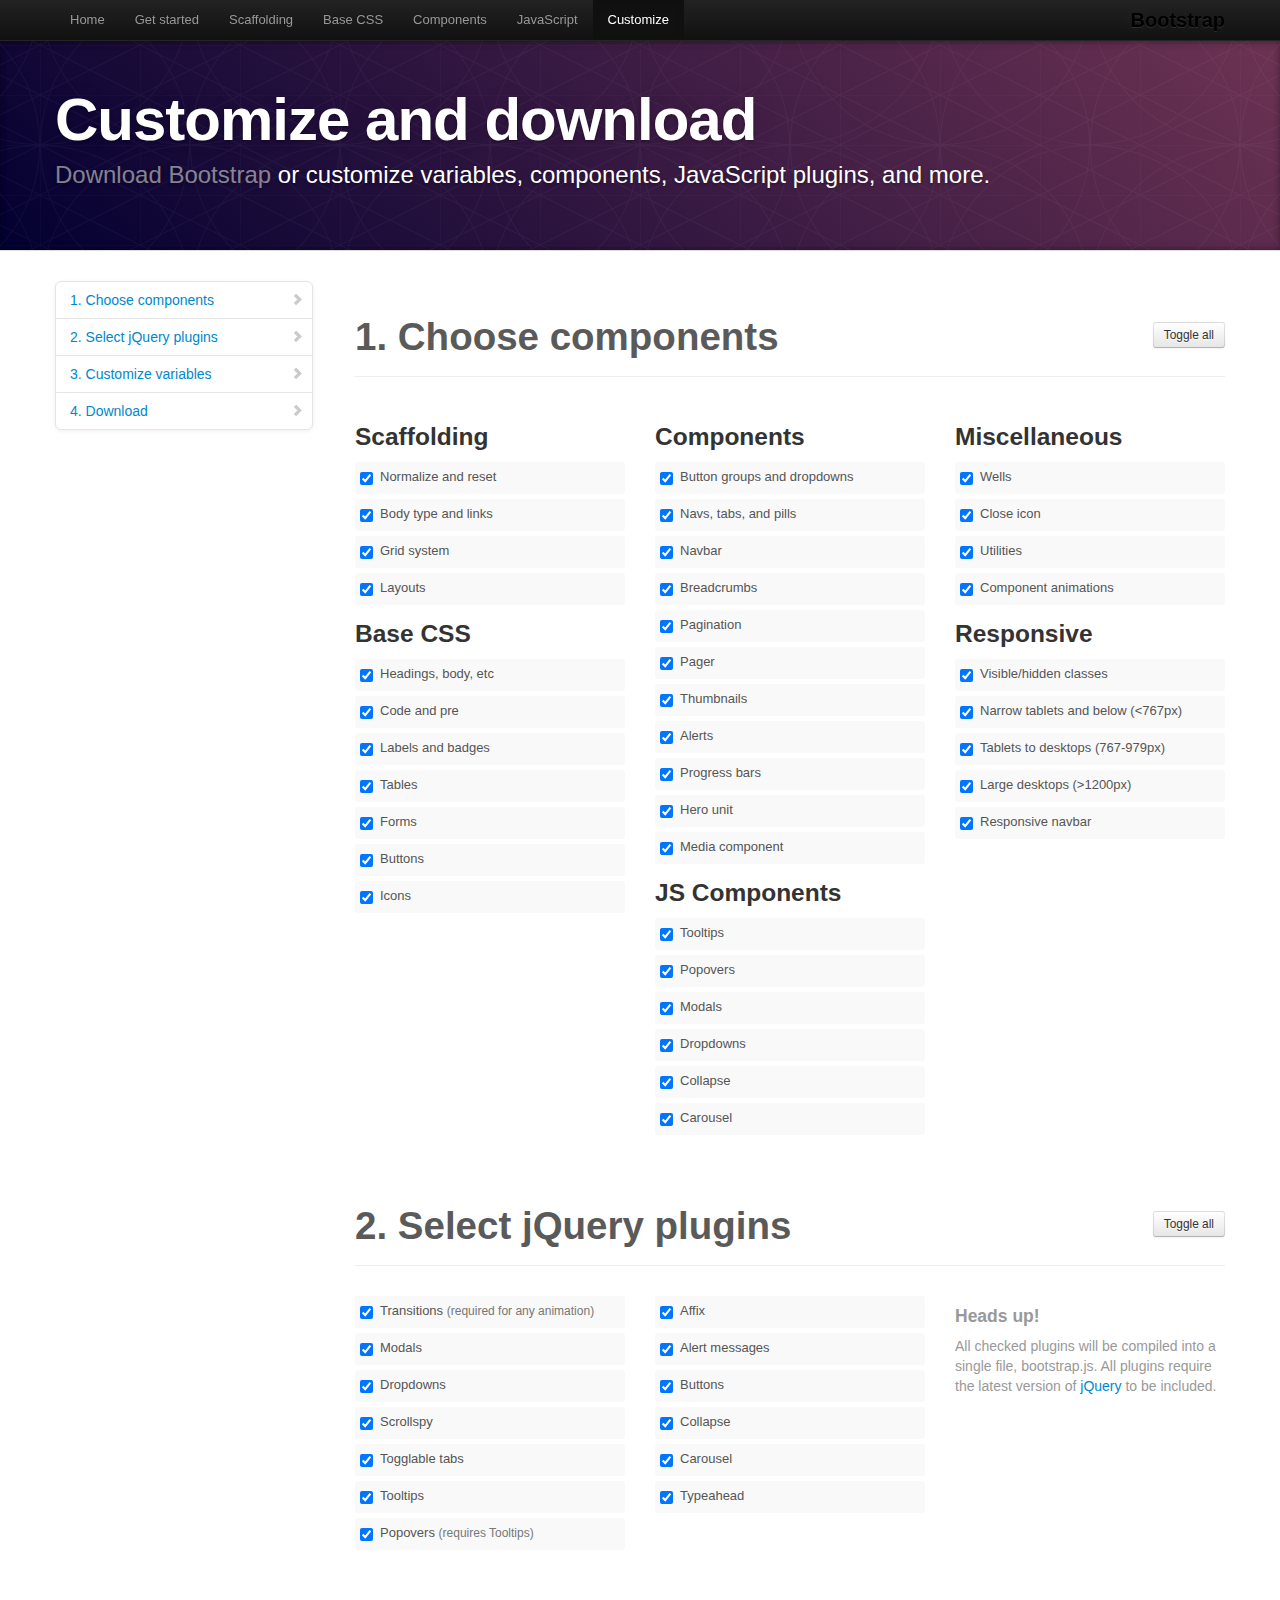
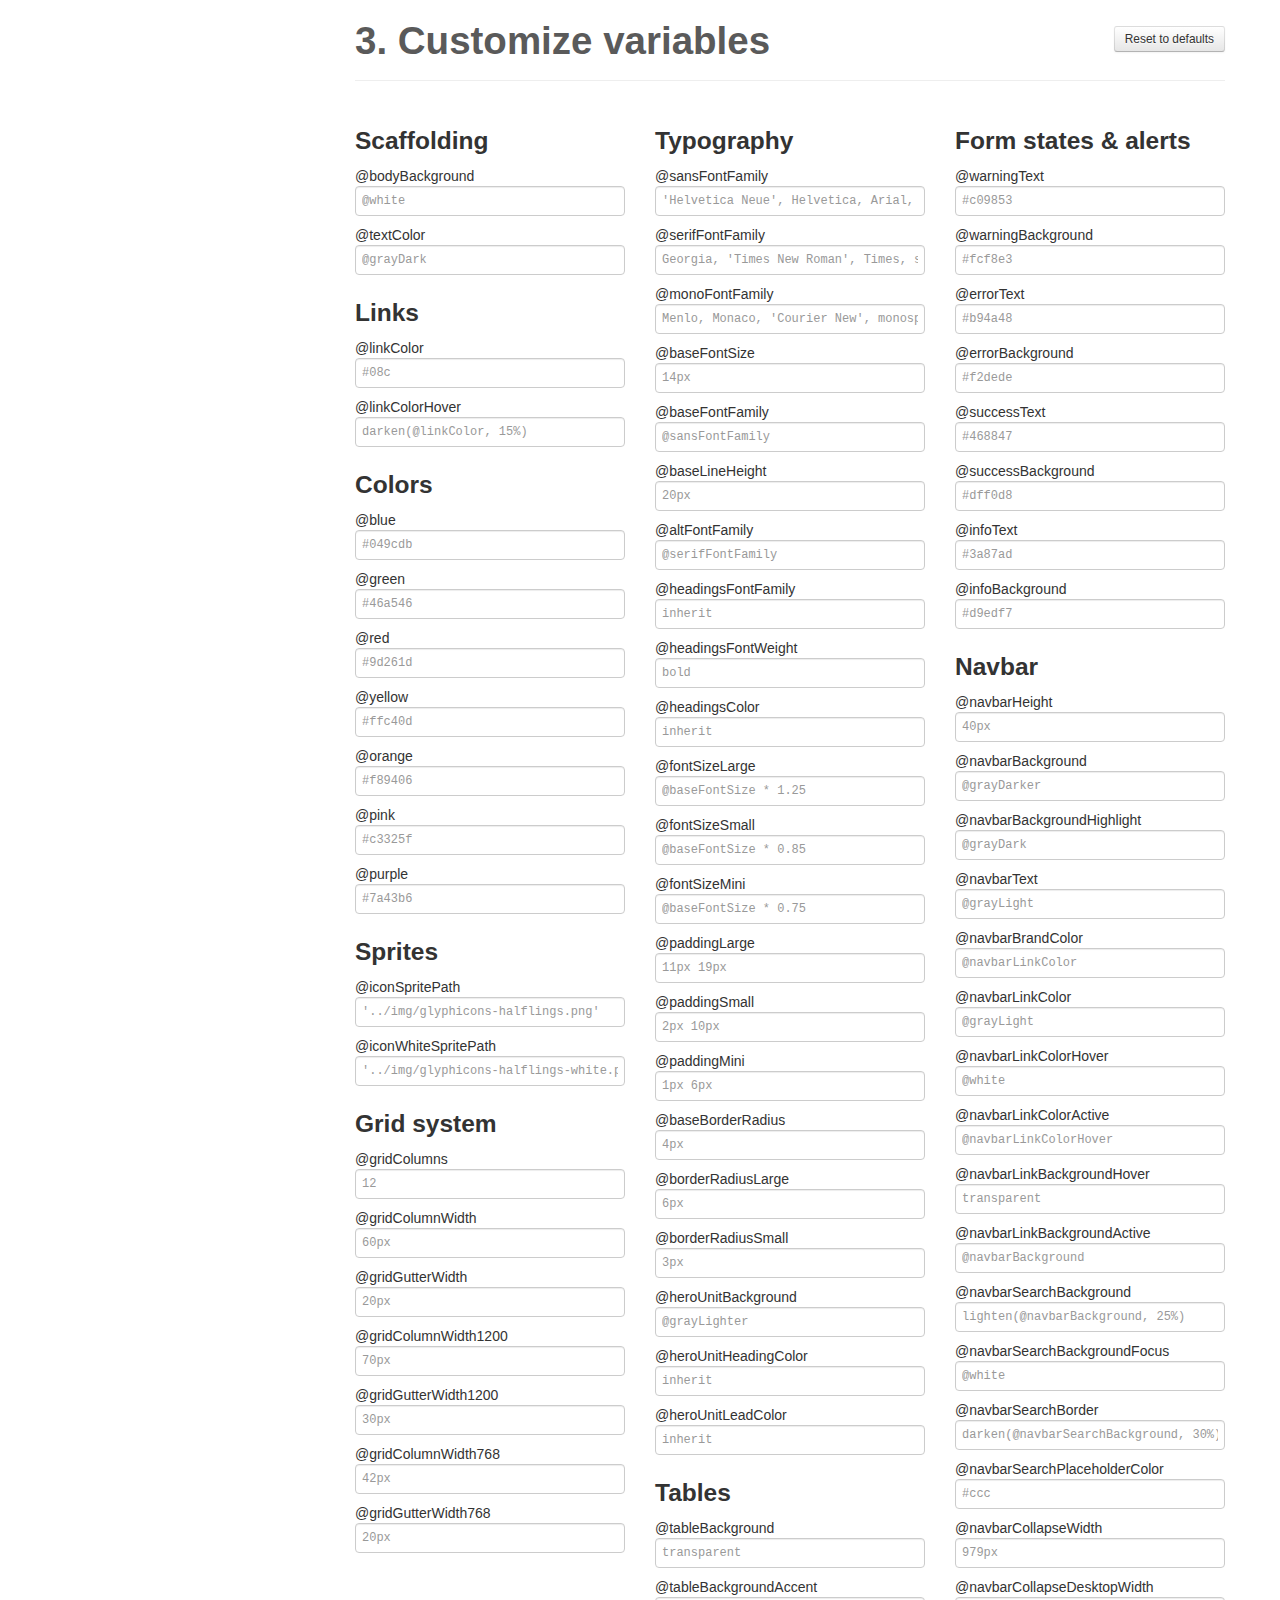
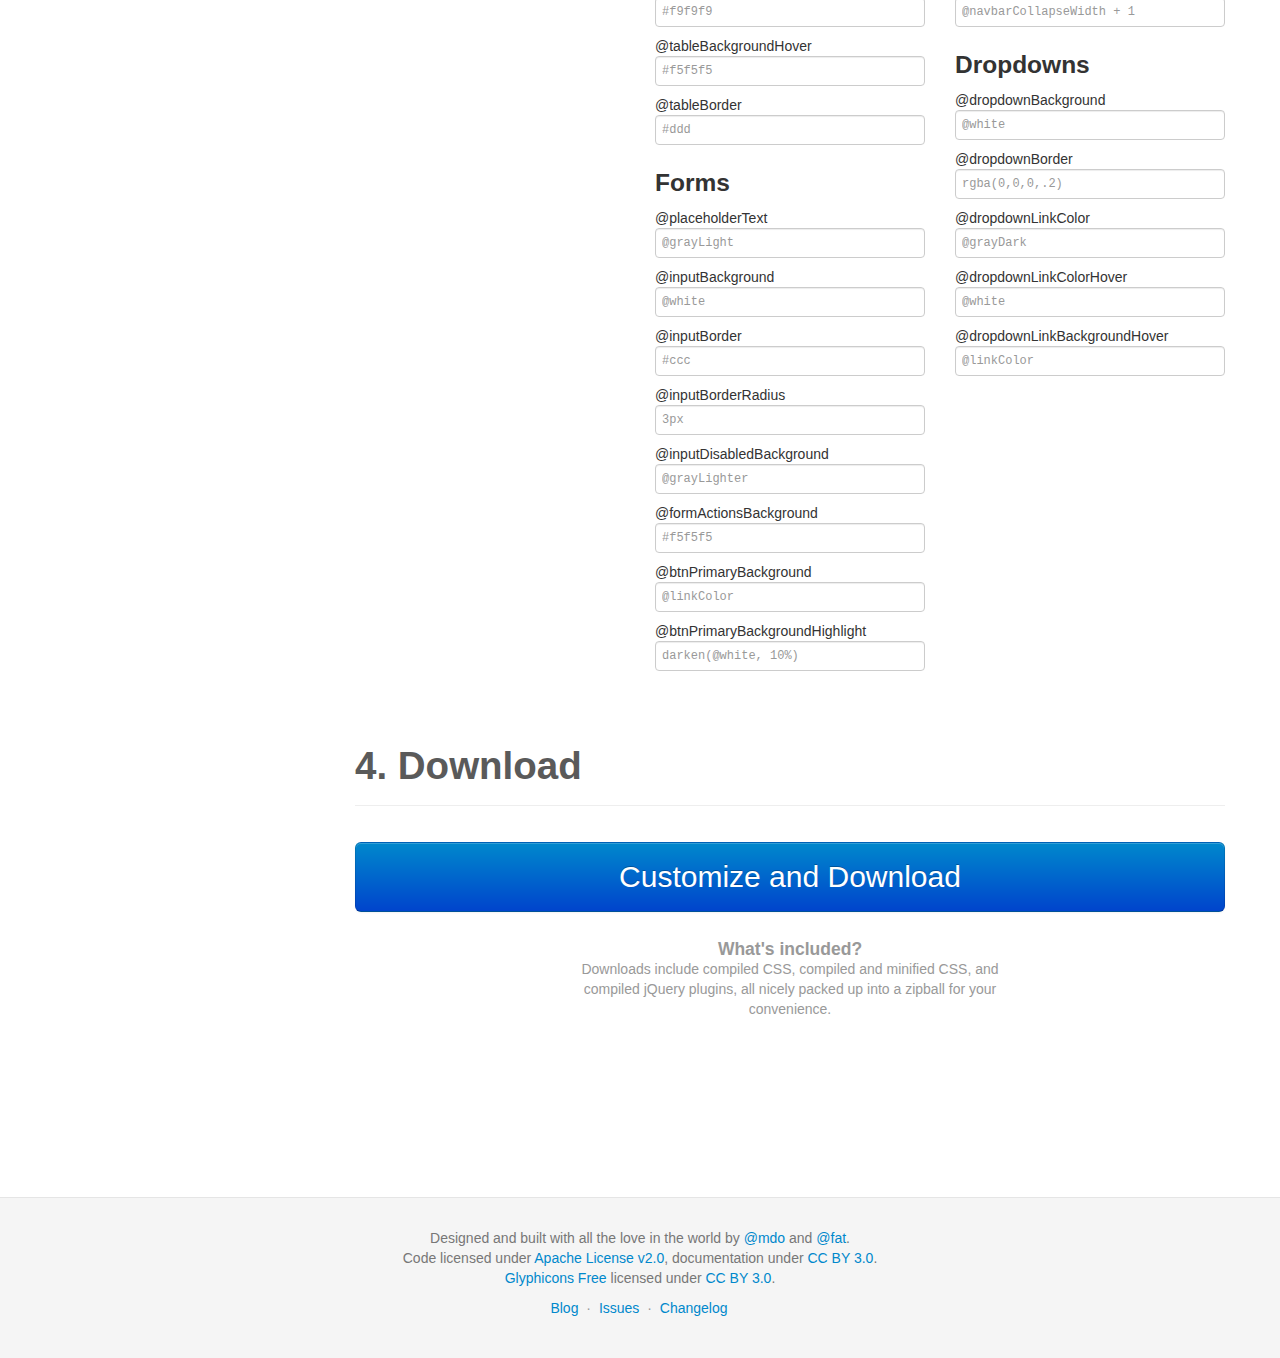
<file: Bootstrap/docs/customize.html>
<!DOCTYPE html>
<html lang="en">
  <head>
    <meta charset="utf-8">
    <title>Customize · Bootstrap</title>
    <meta name="viewport" content="width=device-width, initial-scale=1.0">
    <meta name="description" content="">
    <meta name="author" content="">

    <!-- Le styles -->
    <link href="assets/css/bootstrap.css" rel="stylesheet">
    <link href="assets/css/bootstrap-responsive.css" rel="stylesheet">
    <link href="assets/css/docs.css" rel="stylesheet">
    <link href="assets/js/google-code-prettify/prettify.css" rel="stylesheet">

    <!-- Le HTML5 shim, for IE6-8 support of HTML5 elements -->
    <!--[if lt IE 9]>
      <script src="assets/js/html5shiv.js"></script>
    <![endif]-->

    <!-- Le fav and touch icons -->
    <link rel="apple-touch-icon-precomposed" sizes="144x144" href="assets/ico/apple-touch-icon-144-precomposed.png">
    <link rel="apple-touch-icon-precomposed" sizes="114x114" href="assets/ico/apple-touch-icon-114-precomposed.png">
      <link rel="apple-touch-icon-precomposed" sizes="72x72" href="assets/ico/apple-touch-icon-72-precomposed.png">
                    <link rel="apple-touch-icon-precomposed" href="assets/ico/apple-touch-icon-57-precomposed.png">
                                   <link rel="shortcut icon" href="assets/ico/favicon.png">

    <script type="text/javascript">
      var _gaq = _gaq || [];
      _gaq.push(['_setAccount', 'UA-146052-10']);
      _gaq.push(['_trackPageview']);
      (function() {
        var ga = document.createElement('script'); ga.type = 'text/javascript'; ga.async = true;
        ga.src = ('https:' == document.location.protocol ? 'https://ssl' : 'http://www') + '.google-analytics.com/ga.js';
        var s = document.getElementsByTagName('script')[0]; s.parentNode.insertBefore(ga, s);
      })();
    </script>
  </head>

  <body data-spy="scroll" data-target=".bs-docs-sidebar">

    <!-- Navbar
    ================================================== -->
    <div class="navbar navbar-inverse navbar-fixed-top">
      <div class="navbar-inner">
        <div class="container">
          <button type="button" class="btn btn-navbar" data-toggle="collapse" data-target=".nav-collapse">
            <span class="icon-bar"></span>
            <span class="icon-bar"></span>
            <span class="icon-bar"></span>
          </button>
          <a class="brand" href="./index.html">Bootstrap</a>
          <div class="nav-collapse collapse">
            <ul class="nav">
              <li class="">
                <a href="./index.html">Home</a>
              </li>
              <li class="">
                <a href="./getting-started.html">Get started</a>
              </li>
              <li class="">
                <a href="./scaffolding.html">Scaffolding</a>
              </li>
              <li class="">
                <a href="./base-css.html">Base CSS</a>
              </li>
              <li class="">
                <a href="./components.html">Components</a>
              </li>
              <li class="">
                <a href="./javascript.html">JavaScript</a>
              </li>
              <li class="active">
                <a href="./customize.html">Customize</a>
              </li>
            </ul>
          </div>
        </div>
      </div>
    </div>

<!-- Masthead
================================================== -->
<header class="jumbotron subhead" id="overview">
  <div class="container">
    <h1>Customize and download</h1>
    <p class="lead"><a href="https://github.com/twitter/bootstrap/zipball/master">Download Bootstrap</a> or customize variables, components, JavaScript plugins, and more.</p>
  </div>
</header>


  <div class="container">

    <!-- Docs nav
    ================================================== -->
    <div class="row">
      <div class="span3 bs-docs-sidebar">
        <ul class="nav nav-list bs-docs-sidenav">
          <li><a href="#components"><i class="icon-chevron-right"></i> 1. Choose components</a></li>
          <li><a href="#plugins"><i class="icon-chevron-right"></i> 2. Select jQuery plugins</a></li>
          <li><a href="#variables"><i class="icon-chevron-right"></i> 3. Customize variables</a></li>
          <li><a href="#download"><i class="icon-chevron-right"></i> 4. Download</a></li>
        </ul>
      </div>
      <div class="span9">


        <!-- Customize form
        ================================================== -->
        <form>
          <section class="download" id="components">
            <div class="page-header">
              <a class="btn btn-small pull-right toggle-all" href="#">Toggle all</a>
              <h1>
                1. Choose components
              </h1>
            </div>
            <div class="row download-builder">
              <div class="span3">
                <h3>Scaffolding</h3>
                <label class="checkbox"><input checked="checked" type="checkbox" value="reset.less"> Normalize and reset</label>
                <label class="checkbox"><input checked="checked" type="checkbox" value="scaffolding.less"> Body type and links</label>
                <label class="checkbox"><input checked="checked" type="checkbox" value="grid.less"> Grid system</label>
                <label class="checkbox"><input checked="checked" type="checkbox" value="layouts.less"> Layouts</label>
                <h3>Base CSS</h3>
                <label class="checkbox"><input checked="checked" type="checkbox" value="type.less"> Headings, body, etc</label>
                <label class="checkbox"><input checked="checked" type="checkbox" value="code.less"> Code and pre</label>
                <label class="checkbox"><input checked="checked" type="checkbox" value="labels-badges.less"> Labels and badges</label>
                <label class="checkbox"><input checked="checked" type="checkbox" value="tables.less"> Tables</label>
                <label class="checkbox"><input checked="checked" type="checkbox" value="forms.less"> Forms</label>
                <label class="checkbox"><input checked="checked" type="checkbox" value="buttons.less"> Buttons</label>
                <label class="checkbox"><input checked="checked" type="checkbox" value="sprites.less"> Icons</label>
              </div><!-- /span -->
              <div class="span3">
                <h3>Components</h3>
                <label class="checkbox"><input checked="checked" type="checkbox" value="button-groups.less"> Button groups and dropdowns</label>
                <label class="checkbox"><input checked="checked" type="checkbox" value="navs.less"> Navs, tabs, and pills</label>
                <label class="checkbox"><input checked="checked" type="checkbox" value="navbar.less"> Navbar</label>
                <label class="checkbox"><input checked="checked" type="checkbox" value="breadcrumbs.less"> Breadcrumbs</label>
                <label class="checkbox"><input checked="checked" type="checkbox" value="pagination.less"> Pagination</label>
                <label class="checkbox"><input checked="checked" type="checkbox" value="pager.less"> Pager</label>
                <label class="checkbox"><input checked="checked" type="checkbox" value="thumbnails.less"> Thumbnails</label>
                <label class="checkbox"><input checked="checked" type="checkbox" value="alerts.less"> Alerts</label>
                <label class="checkbox"><input checked="checked" type="checkbox" value="progress-bars.less"> Progress bars</label>
                <label class="checkbox"><input checked="checked" type="checkbox" value="hero-unit.less"> Hero unit</label>
                <label class="checkbox"><input checked="checked" type="checkbox" value="media.less"> Media component</label>
                <h3>JS Components</h3>
                <label class="checkbox"><input checked="checked" type="checkbox" value="tooltip.less"> Tooltips</label>
                <label class="checkbox"><input checked="checked" type="checkbox" value="popovers.less"> Popovers</label>
                <label class="checkbox"><input checked="checked" type="checkbox" value="modals.less"> Modals</label>
                <label class="checkbox"><input checked="checked" type="checkbox" value="dropdowns.less"> Dropdowns</label>
                <label class="checkbox"><input checked="checked" type="checkbox" value="accordion.less"> Collapse</label>
                <label class="checkbox"><input checked="checked" type="checkbox" value="carousel.less"> Carousel</label>
              </div><!-- /span -->
              <div class="span3">
                <h3>Miscellaneous</h3>
                <label class="checkbox"><input checked="checked" type="checkbox" value="wells.less"> Wells</label>
                <label class="checkbox"><input checked="checked" type="checkbox" value="close.less"> Close icon</label>
                <label class="checkbox"><input checked="checked" type="checkbox" value="utilities.less"> Utilities</label>
                <label class="checkbox"><input checked="checked" type="checkbox" value="component-animations.less"> Component animations</label>
                <h3>Responsive</h3>
                <label class="checkbox"><input checked="checked" type="checkbox" value="responsive-utilities.less"> Visible/hidden classes</label>
                <label class="checkbox"><input checked="checked" type="checkbox" value="responsive-767px-max.less"> Narrow tablets and below (<767px)</label>
                <label class="checkbox"><input checked="checked" type="checkbox" value="responsive-768px-979px.less"> Tablets to desktops (767-979px)</label>
                <label class="checkbox"><input checked="checked" type="checkbox" value="responsive-1200px-min.less"> Large desktops (>1200px)</label>
                <label class="checkbox"><input checked="checked" type="checkbox" value="responsive-navbar.less"> Responsive navbar</label>
              </div><!-- /span -->
            </div><!-- /row -->
          </section>

          <section class="download" id="plugins">
            <div class="page-header">
              <a class="btn btn-small pull-right toggle-all" href="#">Toggle all</a>
              <h1>
                2. Select jQuery plugins
              </h1>
            </div>
            <div class="row download-builder">
              <div class="span3">
                <label class="checkbox">
                  <input type="checkbox" checked="true" value="bootstrap-transition.js">
                  Transitions <small>(required for any animation)</small>
                </label>
                <label class="checkbox">
                  <input type="checkbox" checked="true" value="bootstrap-modal.js">
                  Modals
                </label>
                <label class="checkbox">
                  <input type="checkbox" checked="true" value="bootstrap-dropdown.js">
                  Dropdowns
                </label>
                <label class="checkbox">
                  <input type="checkbox" checked="true" value="bootstrap-scrollspy.js">
                  Scrollspy
                </label>
                <label class="checkbox">
                  <input type="checkbox" checked="true" value="bootstrap-tab.js">
                  Togglable tabs
                </label>
                <label class="checkbox">
                  <input type="checkbox" checked="true" value="bootstrap-tooltip.js">
                  Tooltips
                </label>
                <label class="checkbox">
                  <input type="checkbox" checked="true" value="bootstrap-popover.js">
                  Popovers <small>(requires Tooltips)</small>
                </label>
              </div><!-- /span -->
              <div class="span3">
                <label class="checkbox">
                  <input type="checkbox" checked="true" value="bootstrap-affix.js">
                  Affix
                </label>
                <label class="checkbox">
                  <input type="checkbox" checked="true" value="bootstrap-alert.js">
                  Alert messages
                </label>
                <label class="checkbox">
                  <input type="checkbox" checked="true" value="bootstrap-button.js">
                  Buttons
                </label>
                <label class="checkbox">
                  <input type="checkbox" checked="true" value="bootstrap-collapse.js">
                  Collapse
                </label>
                <label class="checkbox">
                  <input type="checkbox" checked="true" value="bootstrap-carousel.js">
                  Carousel
                </label>
                <label class="checkbox">
                  <input type="checkbox" checked="true" value="bootstrap-typeahead.js">
                  Typeahead
                </label>
              </div><!-- /span -->
              <div class="span3">
                <h4 class="muted">Heads up!</h4>
                <p class="muted">All checked plugins will be compiled into a single file, bootstrap.js. All plugins require the latest version of <a href="http://jquery.com/" target="_blank">jQuery</a> to be included.</p>
              </div><!-- /span -->
            </div><!-- /row -->
          </section>


          <section class="download" id="variables">
            <div class="page-header">
              <a class="btn btn-small pull-right toggle-all" href="#">Reset to defaults</a>
              <h1>
                3. Customize variables
              </h1>
            </div>
            <div class="row download-builder">
              <div class="span3">
                <h3>Scaffolding</h3>
                <label>@bodyBackground</label>
                <input type="text" class="span3" placeholder="@white">
                <label>@textColor</label>
                <input type="text" class="span3" placeholder="@grayDark">

                <h3>Links</h3>
                <label>@linkColor</label>
                <input type="text" class="span3" placeholder="#08c">
                <label>@linkColorHover</label>
                <input type="text" class="span3" placeholder="darken(@linkColor, 15%)">
                <h3>Colors</h3>
                <label>@blue</label>
                <input type="text" class="span3" placeholder="#049cdb">
                <label>@green</label>
                <input type="text" class="span3" placeholder="#46a546">
                <label>@red</label>
                <input type="text" class="span3" placeholder="#9d261d">
                <label>@yellow</label>
                <input type="text" class="span3" placeholder="#ffc40d">
                <label>@orange</label>
                <input type="text" class="span3" placeholder="#f89406">
                <label>@pink</label>
                <input type="text" class="span3" placeholder="#c3325f">
                <label>@purple</label>
                <input type="text" class="span3" placeholder="#7a43b6">

                <h3>Sprites</h3>
                <label>@iconSpritePath</label>
                <input type="text" class="span3" placeholder="'../img/glyphicons-halflings.png'">
                <label>@iconWhiteSpritePath</label>
                <input type="text" class="span3" placeholder="'../img/glyphicons-halflings-white.png'">

                <h3>Grid system</h3>
                <label>@gridColumns</label>
                <input type="text" class="span3" placeholder="12">
                <label>@gridColumnWidth</label>
                <input type="text" class="span3" placeholder="60px">
                <label>@gridGutterWidth</label>
                <input type="text" class="span3" placeholder="20px">
                <label>@gridColumnWidth1200</label>
                <input type="text" class="span3" placeholder="70px">
                <label>@gridGutterWidth1200</label>
                <input type="text" class="span3" placeholder="30px">
                <label>@gridColumnWidth768</label>
                <input type="text" class="span3" placeholder="42px">
                <label>@gridGutterWidth768</label>
                <input type="text" class="span3" placeholder="20px">

              </div><!-- /span -->
              <div class="span3">

                <h3>Typography</h3>
                <label>@sansFontFamily</label>
                <input type="text" class="span3" placeholder="'Helvetica Neue', Helvetica, Arial, sans-serif">
                <label>@serifFontFamily</label>
                <input type="text" class="span3" placeholder="Georgia, 'Times New Roman', Times, serif">
                <label>@monoFontFamily</label>
                <input type="text" class="span3" placeholder="Menlo, Monaco, 'Courier New', monospace">

                <label>@baseFontSize</label>
                <input type="text" class="span3" placeholder="14px">
                <label>@baseFontFamily</label>
                <input type="text" class="span3" placeholder="@sansFontFamily">
                <label>@baseLineHeight</label>
                <input type="text" class="span3" placeholder="20px">

                <label>@altFontFamily</label>
                <input type="text" class="span3" placeholder="@serifFontFamily">
                <label>@headingsFontFamily</label>
                <input type="text" class="span3" placeholder="inherit">
                <label>@headingsFontWeight</label>
                <input type="text" class="span3" placeholder="bold">
                <label>@headingsColor</label>
                <input type="text" class="span3" placeholder="inherit">

                <label>@fontSizeLarge</label>
                <input type="text" class="span3" placeholder="@baseFontSize * 1.25">
                <label>@fontSizeSmall</label>
                <input type="text" class="span3" placeholder="@baseFontSize * 0.85">
                <label>@fontSizeMini</label>
                <input type="text" class="span3" placeholder="@baseFontSize * 0.75">

                <label>@paddingLarge</label>
                <input type="text" class="span3" placeholder="11px 19px">
                <label>@paddingSmall</label>
                <input type="text" class="span3" placeholder="2px 10px">
                <label>@paddingMini</label>
                <input type="text" class="span3" placeholder="1px 6px">

                <label>@baseBorderRadius</label>
                <input type="text" class="span3" placeholder="4px">
                <label>@borderRadiusLarge</label>
                <input type="text" class="span3" placeholder="6px">
                <label>@borderRadiusSmall</label>
                <input type="text" class="span3" placeholder="3px">

                <label>@heroUnitBackground</label>
                <input type="text" class="span3" placeholder="@grayLighter">
                <label>@heroUnitHeadingColor</label>
                <input type="text" class="span3" placeholder="inherit">
                <label>@heroUnitLeadColor</label>
                <input type="text" class="span3" placeholder="inherit">

                <h3>Tables</h3>
                <label>@tableBackground</label>
                <input type="text" class="span3" placeholder="transparent">
                <label>@tableBackgroundAccent</label>
                <input type="text" class="span3" placeholder="#f9f9f9">
                <label>@tableBackgroundHover</label>
                <input type="text" class="span3" placeholder="#f5f5f5">
                <label>@tableBorder</label>
                <input type="text" class="span3" placeholder="#ddd">

                <h3>Forms</h3>
                <label>@placeholderText</label>
                <input type="text" class="span3" placeholder="@grayLight">
                <label>@inputBackground</label>
                <input type="text" class="span3" placeholder="@white">
                <label>@inputBorder</label>
                <input type="text" class="span3" placeholder="#ccc">
                <label>@inputBorderRadius</label>
                <input type="text" class="span3" placeholder="3px">
                <label>@inputDisabledBackground</label>
                <input type="text" class="span3" placeholder="@grayLighter">
                <label>@formActionsBackground</label>
                <input type="text" class="span3" placeholder="#f5f5f5">
                <label>@btnPrimaryBackground</label>
                <input type="text" class="span3" placeholder="@linkColor">
                <label>@btnPrimaryBackgroundHighlight</label>
                <input type="text" class="span3" placeholder="darken(@white, 10%)">

              </div><!-- /span -->
              <div class="span3">

                <h3>Form states &amp; alerts</h3>
                <label>@warningText</label>
                <input type="text" class="span3" placeholder="#c09853">
                <label>@warningBackground</label>
                <input type="text" class="span3" placeholder="#fcf8e3">
                <label>@errorText</label>
                <input type="text" class="span3" placeholder="#b94a48">
                <label>@errorBackground</label>
                <input type="text" class="span3" placeholder="#f2dede">
                <label>@successText</label>
                <input type="text" class="span3" placeholder="#468847">
                <label>@successBackground</label>
                <input type="text" class="span3" placeholder="#dff0d8">
                <label>@infoText</label>
                <input type="text" class="span3" placeholder="#3a87ad">
                <label>@infoBackground</label>
                <input type="text" class="span3" placeholder="#d9edf7">

                <h3>Navbar</h3>
                <label>@navbarHeight</label>
                <input type="text" class="span3" placeholder="40px">
                <label>@navbarBackground</label>
                <input type="text" class="span3" placeholder="@grayDarker">
                <label>@navbarBackgroundHighlight</label>
                <input type="text" class="span3" placeholder="@grayDark">
                <label>@navbarText</label>
                <input type="text" class="span3" placeholder="@grayLight">
                <label>@navbarBrandColor</label>
                <input type="text" class="span3" placeholder="@navbarLinkColor">
                <label>@navbarLinkColor</label>
                <input type="text" class="span3" placeholder="@grayLight">
                <label>@navbarLinkColorHover</label>
                <input type="text" class="span3" placeholder="@white">
                <label>@navbarLinkColorActive</label>
                <input type="text" class="span3" placeholder="@navbarLinkColorHover">
                <label>@navbarLinkBackgroundHover</label>
                <input type="text" class="span3" placeholder="transparent">
                <label>@navbarLinkBackgroundActive</label>
                <input type="text" class="span3" placeholder="@navbarBackground">
                <label>@navbarSearchBackground</label>
                <input type="text" class="span3" placeholder="lighten(@navbarBackground, 25%)">
                <label>@navbarSearchBackgroundFocus</label>
                <input type="text" class="span3" placeholder="@white">
                <label>@navbarSearchBorder</label>
                <input type="text" class="span3" placeholder="darken(@navbarSearchBackground, 30%)">
                <label>@navbarSearchPlaceholderColor</label>
                <input type="text" class="span3" placeholder="#ccc">

                <label>@navbarCollapseWidth</label>
                <input type="text" class="span3" placeholder="979px">
                <label>@navbarCollapseDesktopWidth</label>
                <input type="text" class="span3" placeholder="@navbarCollapseWidth + 1">

                <h3>Dropdowns</h3>
                <label>@dropdownBackground</label>
                <input type="text" class="span3" placeholder="@white">
                <label>@dropdownBorder</label>
                <input type="text" class="span3" placeholder="rgba(0,0,0,.2)">
                <label>@dropdownLinkColor</label>
                <input type="text" class="span3" placeholder="@grayDark">
                <label>@dropdownLinkColorHover</label>
                <input type="text" class="span3" placeholder="@white">
                <label>@dropdownLinkBackgroundHover</label>
                <input type="text" class="span3" placeholder="@linkColor">
              </div><!-- /span -->
            </div><!-- /row -->
          </section>

          <section class="download" id="download">
            <div class="page-header">
              <h1>
                4. Download
              </h1>
            </div>
            <div class="download-btn">
              <a class="btn btn-primary" href="#" onclick="_gaq.push(['_trackEvent', 'Customize', 'Download', 'Customize and Download']);">Customize and Download</a>
              <h4>What's included?</h4>
              <p>Downloads include compiled CSS, compiled and minified CSS, and compiled jQuery plugins, all nicely packed up into a zipball for your convenience.</p>
            </div>
          </section><!-- /download -->
        </form>



      </div>
    </div>

  </div>



    <!-- Footer
    ================================================== -->
    <footer class="footer">
      <div class="container">
        <p>Designed and built with all the love in the world by <a href="http://twitter.com/mdo" target="_blank">@mdo</a> and <a href="http://twitter.com/fat" target="_blank">@fat</a>.</p>
        <p>Code licensed under <a href="http://www.apache.org/licenses/LICENSE-2.0" target="_blank">Apache License v2.0</a>, documentation under <a href="http://creativecommons.org/licenses/by/3.0/">CC BY 3.0</a>.</p>
        <p><a href="http://glyphicons.com">Glyphicons Free</a> licensed under <a href="http://creativecommons.org/licenses/by/3.0/">CC BY 3.0</a>.</p>
        <ul class="footer-links">
          <li><a href="http://blog.getbootstrap.com">Blog</a></li>
          <li class="muted">&middot;</li>
          <li><a href="https://github.com/twitter/bootstrap/issues?state=open">Issues</a></li>
          <li class="muted">&middot;</li>
          <li><a href="https://github.com/twitter/bootstrap/blob/master/CHANGELOG.md">Changelog</a></li>
        </ul>
      </div>
    </footer>



    <!-- Le javascript
    ================================================== -->
    <!-- Placed at the end of the document so the pages load faster -->
    <script type="text/javascript" src="http://platform.twitter.com/widgets.js"></script>
    <script src="assets/js/jquery.js"></script>
    <script src="assets/js/bootstrap-transition.js"></script>
    <script src="assets/js/bootstrap-alert.js"></script>
    <script src="assets/js/bootstrap-modal.js"></script>
    <script src="assets/js/bootstrap-dropdown.js"></script>
    <script src="assets/js/bootstrap-scrollspy.js"></script>
    <script src="assets/js/bootstrap-tab.js"></script>
    <script src="assets/js/bootstrap-tooltip.js"></script>
    <script src="assets/js/bootstrap-popover.js"></script>
    <script src="assets/js/bootstrap-button.js"></script>
    <script src="assets/js/bootstrap-collapse.js"></script>
    <script src="assets/js/bootstrap-carousel.js"></script>
    <script src="assets/js/bootstrap-typeahead.js"></script>
    <script src="assets/js/bootstrap-affix.js"></script>

    <script src="assets/js/holder/holder.js"></script>
    <script src="assets/js/google-code-prettify/prettify.js"></script>

    <script src="assets/js/application.js"></script>


    <!-- Analytics
    ================================================== -->
    <script>
      var _gauges = _gauges || [];
      (function() {
        var t   = document.createElement('script');
        t.type  = 'text/javascript';
        t.async = true;
        t.id    = 'gauges-tracker';
        t.setAttribute('data-site-id', '4f0dc9fef5a1f55508000013');
        t.src = '//secure.gaug.es/track.js';
        var s = document.getElementsByTagName('script')[0];
        s.parentNode.insertBefore(t, s);
      })();
    </script>

  </body>
</html>
</file>
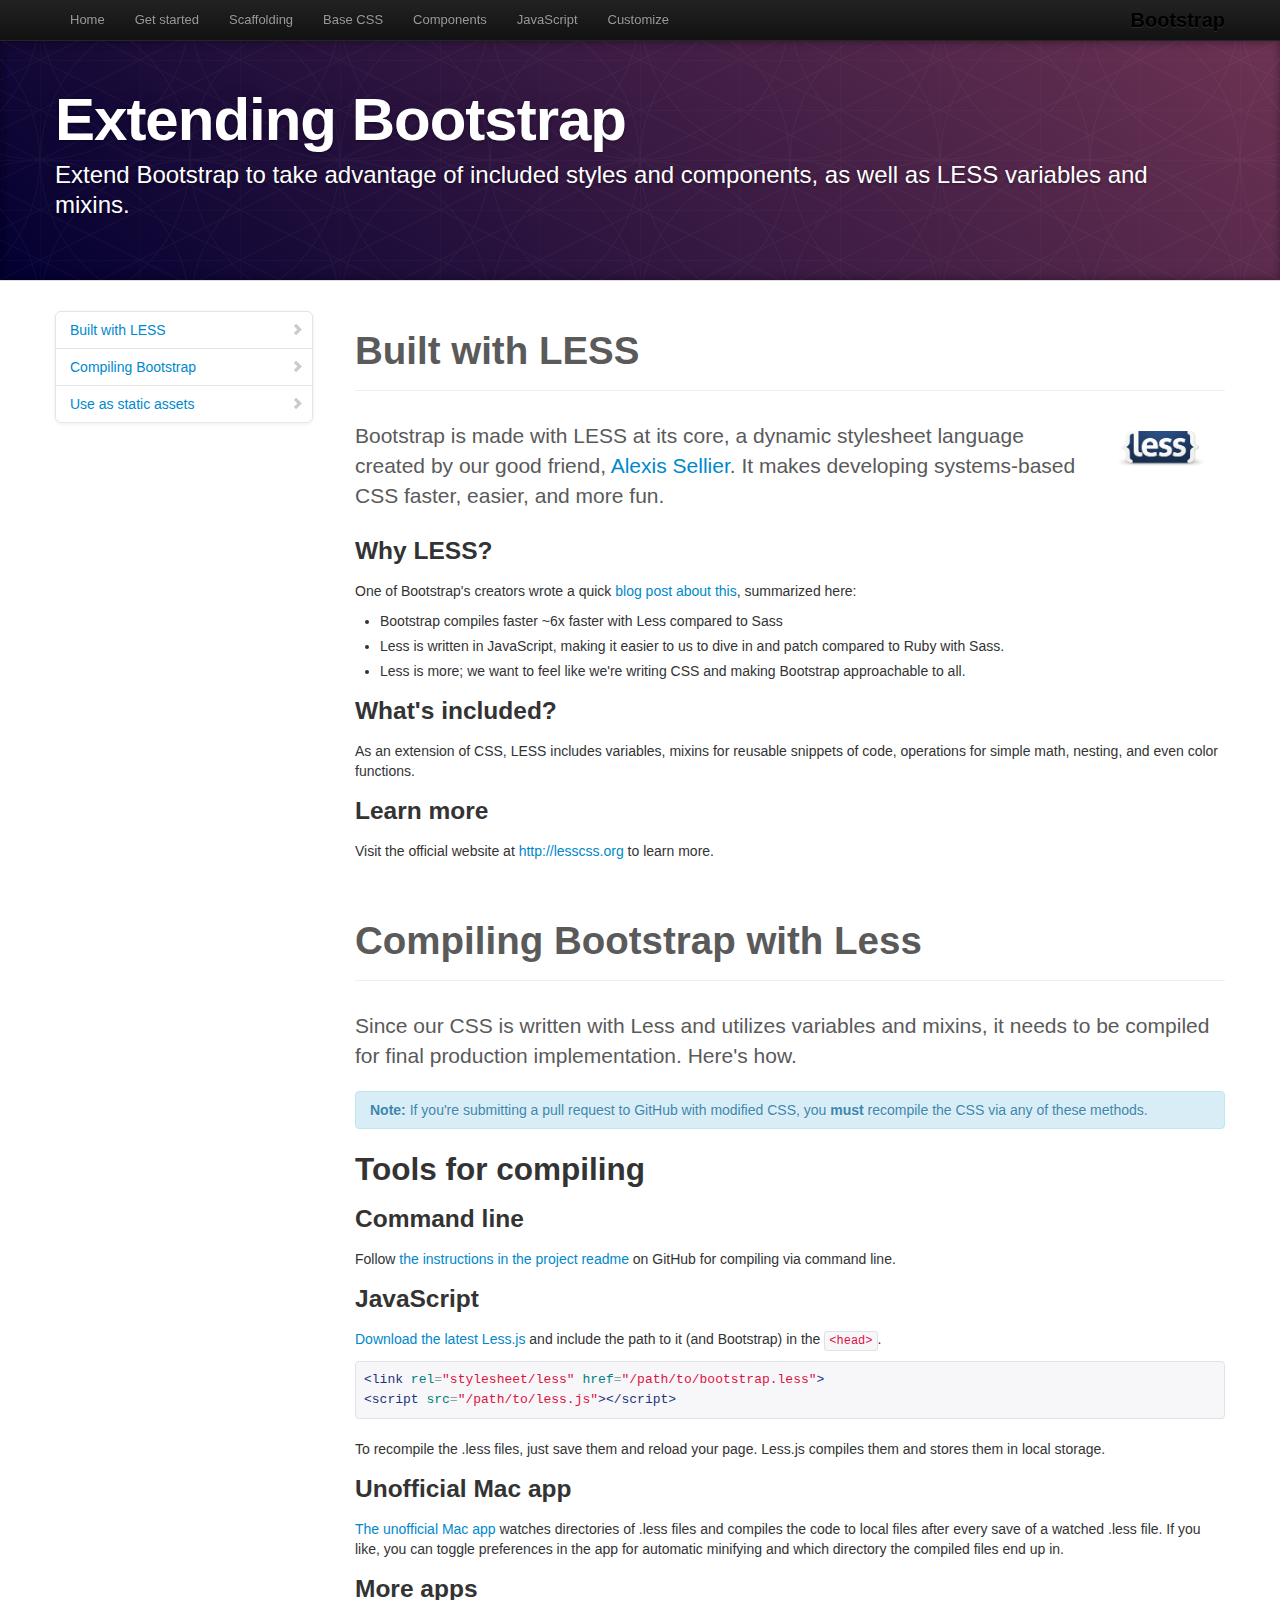
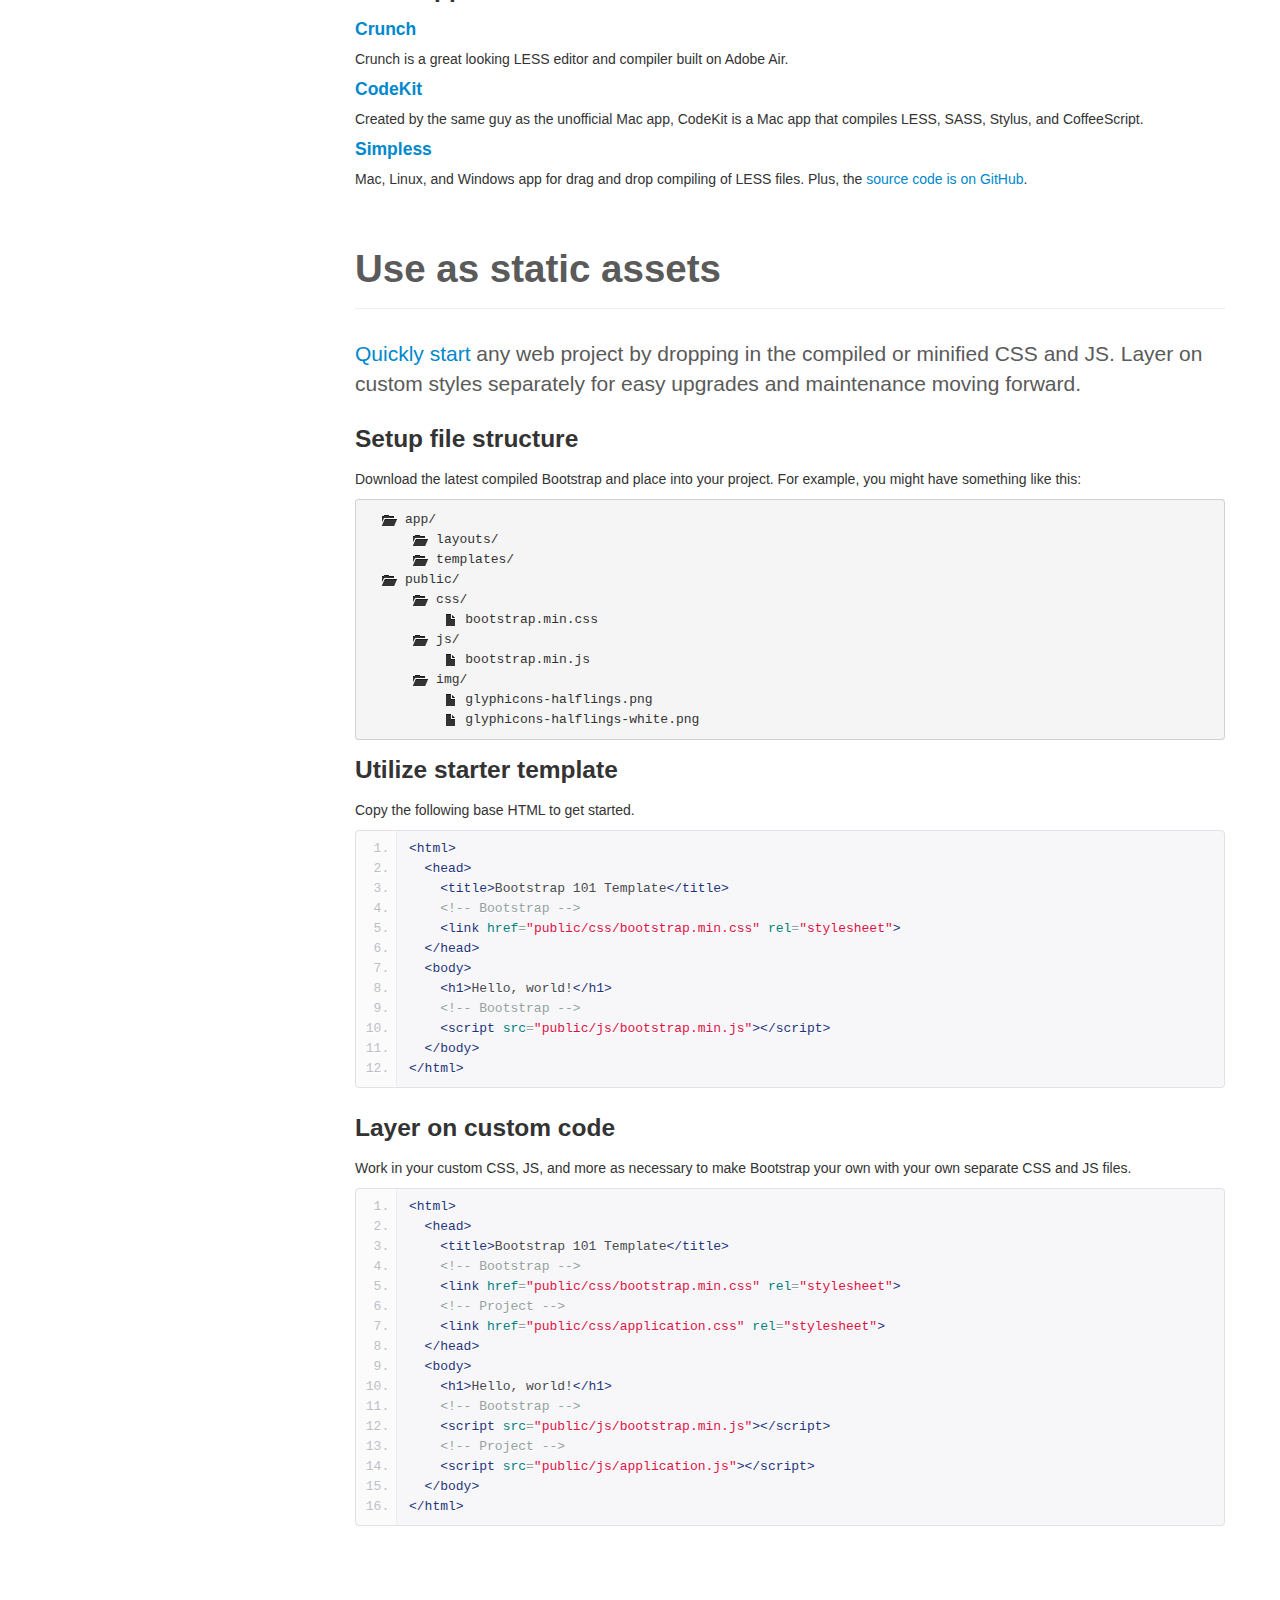
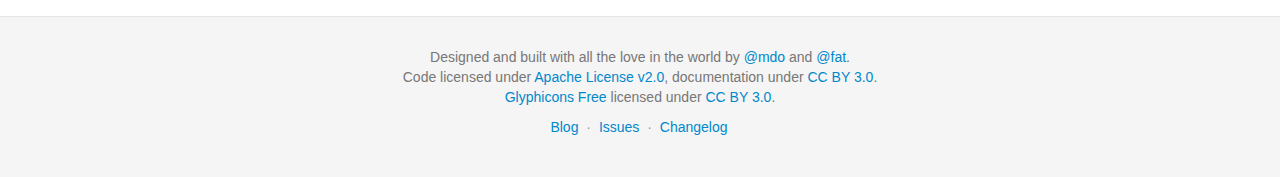
<file: Bootstrap/docs/extend.html>
<!DOCTYPE html>
<html lang="en">
  <head>
    <meta charset="utf-8">
    <title>Extend · Bootstrap</title>
    <meta name="viewport" content="width=device-width, initial-scale=1.0">
    <meta name="description" content="">
    <meta name="author" content="">

    <!-- Le styles -->
    <link href="assets/css/bootstrap.css" rel="stylesheet">
    <link href="assets/css/bootstrap-responsive.css" rel="stylesheet">
    <link href="assets/css/docs.css" rel="stylesheet">
    <link href="assets/js/google-code-prettify/prettify.css" rel="stylesheet">

    <!-- Le HTML5 shim, for IE6-8 support of HTML5 elements -->
    <!--[if lt IE 9]>
      <script src="assets/js/html5shiv.js"></script>
    <![endif]-->

    <!-- Le fav and touch icons -->
    <link rel="apple-touch-icon-precomposed" sizes="144x144" href="assets/ico/apple-touch-icon-144-precomposed.png">
    <link rel="apple-touch-icon-precomposed" sizes="114x114" href="assets/ico/apple-touch-icon-114-precomposed.png">
      <link rel="apple-touch-icon-precomposed" sizes="72x72" href="assets/ico/apple-touch-icon-72-precomposed.png">
                    <link rel="apple-touch-icon-precomposed" href="assets/ico/apple-touch-icon-57-precomposed.png">
                                   <link rel="shortcut icon" href="assets/ico/favicon.png">

    <script type="text/javascript">
      var _gaq = _gaq || [];
      _gaq.push(['_setAccount', 'UA-146052-10']);
      _gaq.push(['_trackPageview']);
      (function() {
        var ga = document.createElement('script'); ga.type = 'text/javascript'; ga.async = true;
        ga.src = ('https:' == document.location.protocol ? 'https://ssl' : 'http://www') + '.google-analytics.com/ga.js';
        var s = document.getElementsByTagName('script')[0]; s.parentNode.insertBefore(ga, s);
      })();
    </script>
  </head>

  <body data-spy="scroll" data-target=".bs-docs-sidebar">

    <!-- Navbar
    ================================================== -->
    <div class="navbar navbar-inverse navbar-fixed-top">
      <div class="navbar-inner">
        <div class="container">
          <button type="button" class="btn btn-navbar" data-toggle="collapse" data-target=".nav-collapse">
            <span class="icon-bar"></span>
            <span class="icon-bar"></span>
            <span class="icon-bar"></span>
          </button>
          <a class="brand" href="./index.html">Bootstrap</a>
          <div class="nav-collapse collapse">
            <ul class="nav">
              <li class="">
                <a href="./index.html">Home</a>
              </li>
              <li class="">
                <a href="./getting-started.html">Get started</a>
              </li>
              <li class="">
                <a href="./scaffolding.html">Scaffolding</a>
              </li>
              <li class="">
                <a href="./base-css.html">Base CSS</a>
              </li>
              <li class="">
                <a href="./components.html">Components</a>
              </li>
              <li class="">
                <a href="./javascript.html">JavaScript</a>
              </li>
              <li class="">
                <a href="./customize.html">Customize</a>
              </li>
            </ul>
          </div>
        </div>
      </div>
    </div>

<!-- Subhead
================================================== -->
<header class="jumbotron subhead" id="overview">
  <div class="container">
    <h1>Extending Bootstrap</h1>
    <p class="lead">Extend Bootstrap to take advantage of included styles and components, as well as LESS variables and mixins.</p>
  <div>
</header>

  <div class="container">

    <!-- Docs nav
    ================================================== -->
    <div class="row">
      <div class="span3 bs-docs-sidebar">
        <ul class="nav nav-list bs-docs-sidenav">
          <li><a href="#built-with-less"><i class="icon-chevron-right"></i> Built with LESS</a></li>
          <li><a href="#compiling"><i class="icon-chevron-right"></i> Compiling Bootstrap</a></li>
          <li><a href="#static-assets"><i class="icon-chevron-right"></i> Use as static assets</a></li>
        </ul>
      </div>
      <div class="span9">



        <!-- BUILT WITH LESS
        ================================================== -->
        <section id="built-with-less">
          <div class="page-header">
            <h1>Built with LESS</h1>
          </div>

          <img style="float: right; height: 36px; margin: 10px 20px 20px" src="assets/img/less-logo-large.png" alt="LESS CSS">
          <p class="lead">Bootstrap is made with LESS at its core, a dynamic stylesheet language created by our good friend, <a href="http://cloudhead.io">Alexis Sellier</a>. It makes developing systems-based CSS faster, easier, and more fun.</p>

          <h3>Why LESS?</h3>
          <p>One of Bootstrap's creators wrote a quick <a href="http://www.wordsbyf.at/2012/03/08/why-less/">blog post about this</a>, summarized here:</p>
          <ul>
            <li>Bootstrap compiles faster ~6x faster with Less compared to Sass</li>
            <li>Less is written in JavaScript, making it easier to us to dive in and patch compared to Ruby with Sass.</li>
            <li>Less is more; we want to feel like we're writing CSS and making Bootstrap approachable to all.</li>
          </ul>

          <h3>What's included?</h3>
          <p>As an extension of CSS, LESS includes variables, mixins for reusable snippets of code, operations for simple math, nesting, and even color functions.</p>

          <h3>Learn more</h3>
          <p>Visit the official website at <a href="http://lesscss.org">http://lesscss.org</a> to learn more.</p>
        </section>



        <!-- COMPILING LESS AND BOOTSTRAP
        ================================================== -->
        <section id="compiling">
          <div class="page-header">
            <h1>Compiling Bootstrap with Less</h1>
          </div>

          <p class="lead">Since our CSS is written with Less and utilizes variables and mixins, it needs to be compiled for final production implementation. Here's how.</p>

          <div class="alert alert-info">
            <strong>Note:</strong> If you're submitting a pull request to GitHub with modified CSS, you <strong>must</strong> recompile the CSS via any of these methods.
          </div>

          <h2>Tools for compiling</h2>

          <h3>Command line</h3>
          <p>Follow <a href="https://github.com/twitter/bootstrap#developers">the instructions in the project readme</a> on GitHub for compiling via command line.</p>

          <h3>JavaScript</h3>
          <p><a href="http://lesscss.org/">Download the latest Less.js</a> and include the path to it (and Bootstrap) in the <code>&lt;head&gt;</code>.</p>
<pre class="prettyprint">
&lt;link rel="stylesheet/less" href="/path/to/bootstrap.less"&gt;
&lt;script src="/path/to/less.js"&gt;&lt;/script&gt;
</pre>
          <p>To recompile the .less files, just save them and reload your page. Less.js compiles them and stores them in local storage.</p>

          <h3>Unofficial Mac app</h3>
          <p><a href="http://incident57.com/less/">The unofficial Mac app</a> watches directories of .less files and compiles the code to local files after every save of a watched .less file. If you like, you can toggle preferences in the app for automatic minifying and which directory the compiled files end up in.</p>

          <h3>More apps</h3>
          <h4><a href="http://crunchapp.net/" target="_blank">Crunch</a></h4>
          <p>Crunch is a great looking LESS editor and compiler built on Adobe Air.</p>
          <h4><a href="http://incident57.com/codekit/" target="_blank">CodeKit</a></h4>
          <p>Created by the same guy as the unofficial Mac app, CodeKit is a Mac app that compiles LESS, SASS, Stylus, and CoffeeScript.</p>
          <h4><a href="http://wearekiss.com/simpless" target="_blank">Simpless</a></h4>
          <p>Mac, Linux, and Windows app for drag and drop compiling of LESS files. Plus, the <a href="https://github.com/Paratron/SimpLESS" target="_blank">source code is on GitHub</a>.</p>

        </section>



        <!-- Static assets
        ================================================== -->
        <section id="static-assets">
          <div class="page-header">
            <h1>Use as static assets</h1>
          </div>
          <p class="lead"><a href="./getting-started.html">Quickly start</a> any web project by dropping in the compiled or minified CSS and JS. Layer on custom styles separately for easy upgrades and maintenance moving forward.</p>

          <h3>Setup file structure</h3>
          <p>Download the latest compiled Bootstrap and place into your project. For example, you might have something like this:</p>
<pre>
  <span class="icon-folder-open"></span> app/
      <span class="icon-folder-open"></span> layouts/
      <span class="icon-folder-open"></span> templates/
  <span class="icon-folder-open"></span> public/
      <span class="icon-folder-open"></span> css/
          <span class="icon-file"></span> bootstrap.min.css
      <span class="icon-folder-open"></span> js/
          <span class="icon-file"></span> bootstrap.min.js
      <span class="icon-folder-open"></span> img/
          <span class="icon-file"></span> glyphicons-halflings.png
          <span class="icon-file"></span> glyphicons-halflings-white.png
</pre>

          <h3>Utilize starter template</h3>
          <p>Copy the following base HTML to get started.</p>
<pre class="prettyprint linenums">
&lt;html&gt;
  &lt;head&gt;
    &lt;title&gt;Bootstrap 101 Template&lt;/title&gt;
    &lt;!-- Bootstrap --&gt;
    &lt;link href="public/css/bootstrap.min.css" rel="stylesheet"&gt;
  &lt;/head&gt;
  &lt;body&gt;
    &lt;h1&gt;Hello, world!&lt;/h1&gt;
    &lt;!-- Bootstrap --&gt;
    &lt;script src="public/js/bootstrap.min.js"&gt;&lt;/script&gt;
  &lt;/body&gt;
&lt;/html&gt;
</pre>

          <h3>Layer on custom code</h3>
          <p>Work in your custom CSS, JS, and more as necessary to make Bootstrap your own with your own separate CSS and JS files.</p>
<pre class="prettyprint linenums">
&lt;html&gt;
  &lt;head&gt;
    &lt;title&gt;Bootstrap 101 Template&lt;/title&gt;
    &lt;!-- Bootstrap --&gt;
    &lt;link href="public/css/bootstrap.min.css" rel="stylesheet"&gt;
    &lt;!-- Project --&gt;
    &lt;link href="public/css/application.css" rel="stylesheet"&gt;
  &lt;/head&gt;
  &lt;body&gt;
    &lt;h1&gt;Hello, world!&lt;/h1&gt;
    &lt;!-- Bootstrap --&gt;
    &lt;script src="public/js/bootstrap.min.js"&gt;&lt;/script&gt;
    &lt;!-- Project --&gt;
    &lt;script src="public/js/application.js"&gt;&lt;/script&gt;
  &lt;/body&gt;
&lt;/html&gt;
</pre>

        </section>

      </div>
    </div>

  </div>



    <!-- Footer
    ================================================== -->
    <footer class="footer">
      <div class="container">
        <p>Designed and built with all the love in the world by <a href="http://twitter.com/mdo" target="_blank">@mdo</a> and <a href="http://twitter.com/fat" target="_blank">@fat</a>.</p>
        <p>Code licensed under <a href="http://www.apache.org/licenses/LICENSE-2.0" target="_blank">Apache License v2.0</a>, documentation under <a href="http://creativecommons.org/licenses/by/3.0/">CC BY 3.0</a>.</p>
        <p><a href="http://glyphicons.com">Glyphicons Free</a> licensed under <a href="http://creativecommons.org/licenses/by/3.0/">CC BY 3.0</a>.</p>
        <ul class="footer-links">
          <li><a href="http://blog.getbootstrap.com">Blog</a></li>
          <li class="muted">&middot;</li>
          <li><a href="https://github.com/twitter/bootstrap/issues?state=open">Issues</a></li>
          <li class="muted">&middot;</li>
          <li><a href="https://github.com/twitter/bootstrap/blob/master/CHANGELOG.md">Changelog</a></li>
        </ul>
      </div>
    </footer>



    <!-- Le javascript
    ================================================== -->
    <!-- Placed at the end of the document so the pages load faster -->
    <script type="text/javascript" src="http://platform.twitter.com/widgets.js"></script>
    <script src="assets/js/jquery.js"></script>
    <script src="assets/js/bootstrap-transition.js"></script>
    <script src="assets/js/bootstrap-alert.js"></script>
    <script src="assets/js/bootstrap-modal.js"></script>
    <script src="assets/js/bootstrap-dropdown.js"></script>
    <script src="assets/js/bootstrap-scrollspy.js"></script>
    <script src="assets/js/bootstrap-tab.js"></script>
    <script src="assets/js/bootstrap-tooltip.js"></script>
    <script src="assets/js/bootstrap-popover.js"></script>
    <script src="assets/js/bootstrap-button.js"></script>
    <script src="assets/js/bootstrap-collapse.js"></script>
    <script src="assets/js/bootstrap-carousel.js"></script>
    <script src="assets/js/bootstrap-typeahead.js"></script>
    <script src="assets/js/bootstrap-affix.js"></script>

    <script src="assets/js/holder/holder.js"></script>
    <script src="assets/js/google-code-prettify/prettify.js"></script>

    <script src="assets/js/application.js"></script>


    <!-- Analytics
    ================================================== -->
    <script>
      var _gauges = _gauges || [];
      (function() {
        var t   = document.createElement('script');
        t.type  = 'text/javascript';
        t.async = true;
        t.id    = 'gauges-tracker';
        t.setAttribute('data-site-id', '4f0dc9fef5a1f55508000013');
        t.src = '//secure.gaug.es/track.js';
        var s = document.getElementsByTagName('script')[0];
        s.parentNode.insertBefore(t, s);
      })();
    </script>

  </body>
</html>
</file>
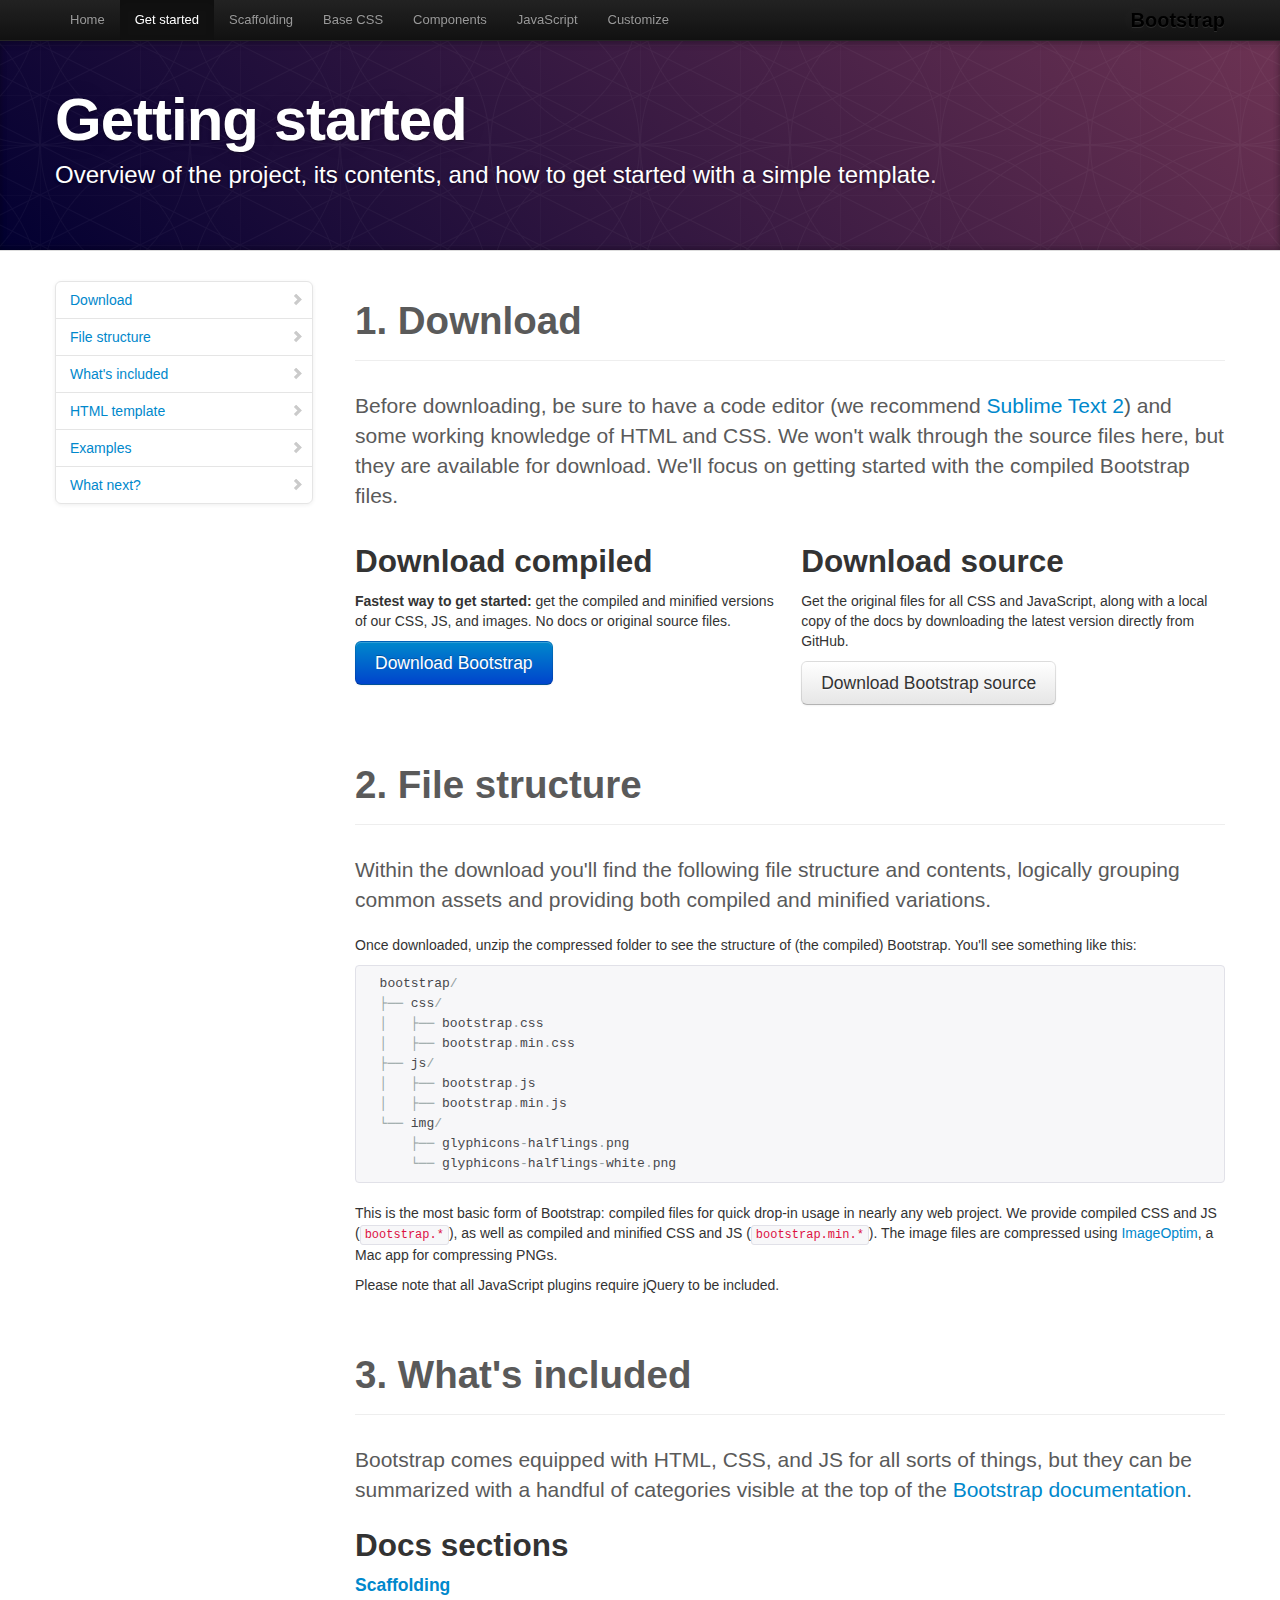
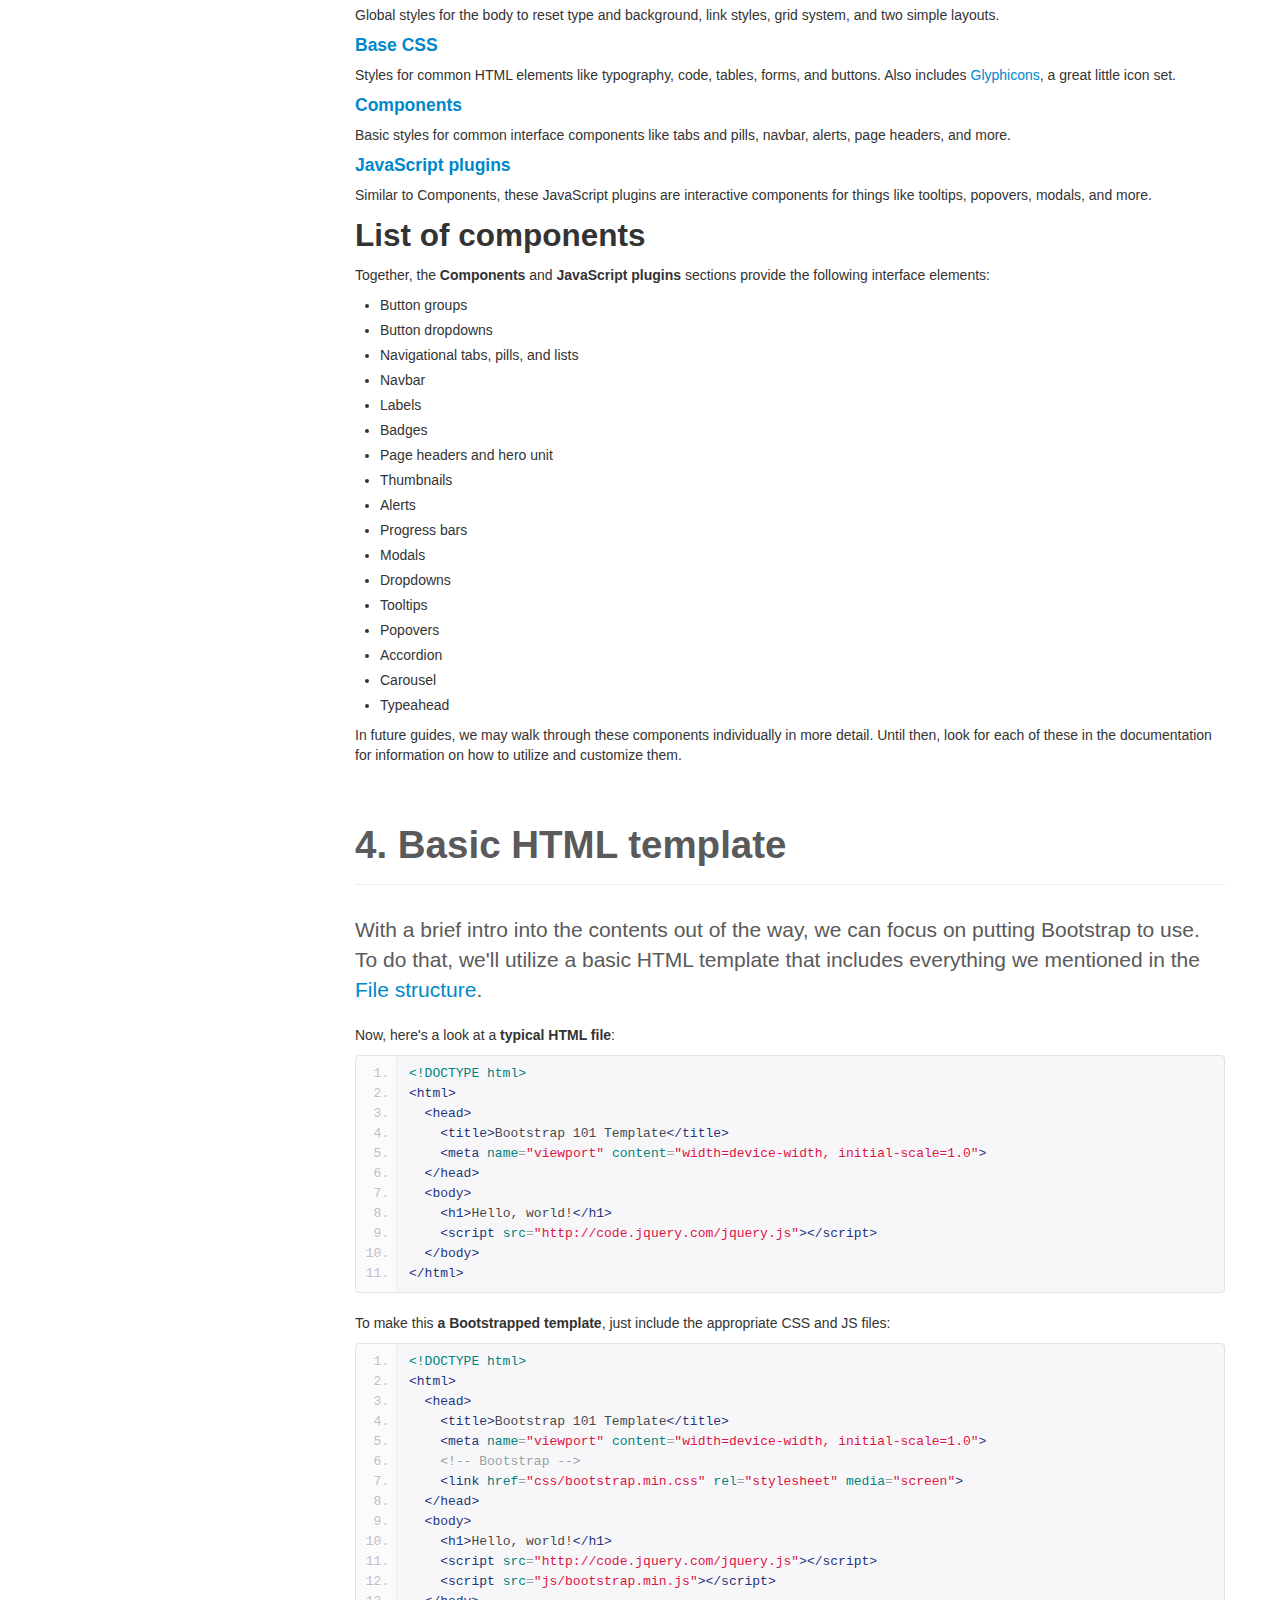
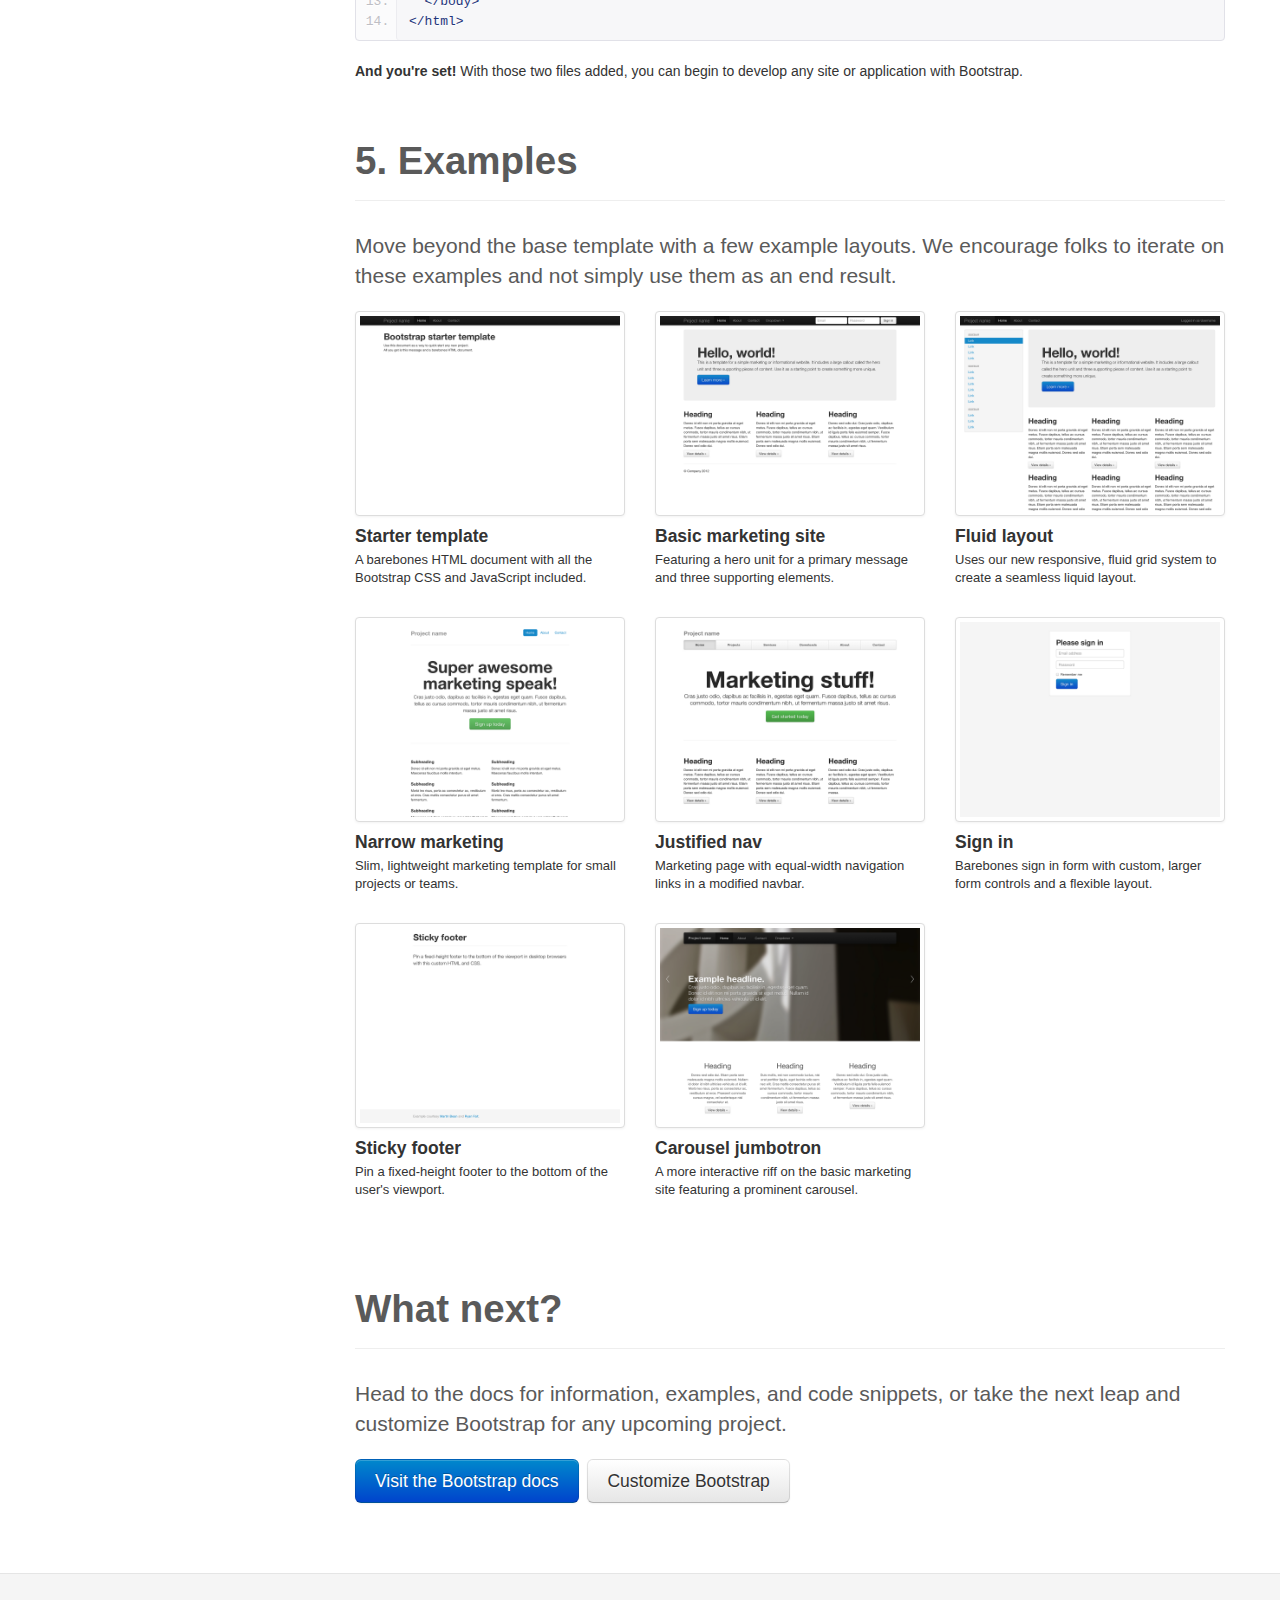
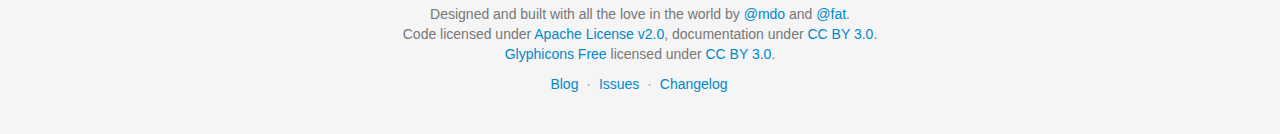
<file: Bootstrap/docs/getting-started.html>
<!DOCTYPE html>
<html lang="en">
  <head>
    <meta charset="utf-8">
    <title>Getting · Bootstrap</title>
    <meta name="viewport" content="width=device-width, initial-scale=1.0">
    <meta name="description" content="">
    <meta name="author" content="">

    <!-- Le styles -->
    <link href="assets/css/bootstrap.css" rel="stylesheet">
    <link href="assets/css/bootstrap-responsive.css" rel="stylesheet">
    <link href="assets/css/docs.css" rel="stylesheet">
    <link href="assets/js/google-code-prettify/prettify.css" rel="stylesheet">

    <!-- Le HTML5 shim, for IE6-8 support of HTML5 elements -->
    <!--[if lt IE 9]>
      <script src="assets/js/html5shiv.js"></script>
    <![endif]-->

    <!-- Le fav and touch icons -->
    <link rel="apple-touch-icon-precomposed" sizes="144x144" href="assets/ico/apple-touch-icon-144-precomposed.png">
    <link rel="apple-touch-icon-precomposed" sizes="114x114" href="assets/ico/apple-touch-icon-114-precomposed.png">
      <link rel="apple-touch-icon-precomposed" sizes="72x72" href="assets/ico/apple-touch-icon-72-precomposed.png">
                    <link rel="apple-touch-icon-precomposed" href="assets/ico/apple-touch-icon-57-precomposed.png">
                                   <link rel="shortcut icon" href="assets/ico/favicon.png">

    <script type="text/javascript">
      var _gaq = _gaq || [];
      _gaq.push(['_setAccount', 'UA-146052-10']);
      _gaq.push(['_trackPageview']);
      (function() {
        var ga = document.createElement('script'); ga.type = 'text/javascript'; ga.async = true;
        ga.src = ('https:' == document.location.protocol ? 'https://ssl' : 'http://www') + '.google-analytics.com/ga.js';
        var s = document.getElementsByTagName('script')[0]; s.parentNode.insertBefore(ga, s);
      })();
    </script>
  </head>

  <body data-spy="scroll" data-target=".bs-docs-sidebar">

    <!-- Navbar
    ================================================== -->
    <div class="navbar navbar-inverse navbar-fixed-top">
      <div class="navbar-inner">
        <div class="container">
          <button type="button" class="btn btn-navbar" data-toggle="collapse" data-target=".nav-collapse">
            <span class="icon-bar"></span>
            <span class="icon-bar"></span>
            <span class="icon-bar"></span>
          </button>
          <a class="brand" href="./index.html">Bootstrap</a>
          <div class="nav-collapse collapse">
            <ul class="nav">
              <li class="">
                <a href="./index.html">Home</a>
              </li>
              <li class="active">
                <a href="./getting-started.html">Get started</a>
              </li>
              <li class="">
                <a href="./scaffolding.html">Scaffolding</a>
              </li>
              <li class="">
                <a href="./base-css.html">Base CSS</a>
              </li>
              <li class="">
                <a href="./components.html">Components</a>
              </li>
              <li class="">
                <a href="./javascript.html">JavaScript</a>
              </li>
              <li class="">
                <a href="./customize.html">Customize</a>
              </li>
            </ul>
          </div>
        </div>
      </div>
    </div>

<!-- Subhead
================================================== -->
<header class="jumbotron subhead" id="overview">
  <div class="container">
    <h1>Getting started</h1>
    <p class="lead">Overview of the project, its contents, and how to get started with a simple template.</p>
  </div>
</header>


  <div class="container">

    <!-- Docs nav
    ================================================== -->
    <div class="row">
      <div class="span3 bs-docs-sidebar">
        <ul class="nav nav-list bs-docs-sidenav">
          <li><a href="#download-bootstrap"><i class="icon-chevron-right"></i> Download</a></li>
          <li><a href="#file-structure"><i class="icon-chevron-right"></i> File structure</a></li>
          <li><a href="#contents"><i class="icon-chevron-right"></i> What's included</a></li>
          <li><a href="#html-template"><i class="icon-chevron-right"></i> HTML template</a></li>
          <li><a href="#examples"><i class="icon-chevron-right"></i> Examples</a></li>
          <li><a href="#what-next"><i class="icon-chevron-right"></i> What next?</a></li>
        </ul>
      </div>
      <div class="span9">



        <!-- Download
        ================================================== -->
        <section id="download-bootstrap">
          <div class="page-header">
            <h1>1. Download</h1>
          </div>
          <p class="lead">Before downloading, be sure to have a code editor (we recommend <a href="http://sublimetext.com/2">Sublime Text 2</a>) and some working knowledge of HTML and CSS. We won't walk through the source files here, but they are available for download. We'll focus on getting started with the compiled Bootstrap files.</p>

          <div class="row-fluid">
            <div class="span6">
              <h2>Download compiled</h2>
              <p><strong>Fastest way to get started:</strong> get the compiled and minified versions of our CSS, JS, and images. No docs or original source files.</p>
              <p><a class="btn btn-large btn-primary" href="assets/bootstrap.zip" onclick="_gaq.push(['_trackEvent', 'Getting started', 'Download', 'Download compiled']);">Download Bootstrap</a></p>
            </div>
            <div class="span6">
              <h2>Download source</h2>
              <p>Get the original files for all CSS and JavaScript, along with a local copy of the docs by downloading the latest version directly from GitHub.</p>
              <p><a class="btn btn-large" href="https://github.com/twitter/bootstrap/zipball/master" onclick="_gaq.push(['_trackEvent', 'Getting started', 'Download', 'Download source']);">Download Bootstrap source</a></p>
            </div>
          </div>
        </section>



        <!-- File structure
        ================================================== -->
        <section id="file-structure">
          <div class="page-header">
            <h1>2. File structure</h1>
          </div>
          <p class="lead">Within the download you'll find the following file structure and contents, logically grouping common assets and providing both compiled and minified variations.</p>
          <p>Once downloaded, unzip the compressed folder to see the structure of (the compiled) Bootstrap. You'll see something like this:</p>
<pre class="prettyprint">
  bootstrap/
  ├── css/
  │   ├── bootstrap.css
  │   ├── bootstrap.min.css
  ├── js/
  │   ├── bootstrap.js
  │   ├── bootstrap.min.js
  └── img/
      ├── glyphicons-halflings.png
      └── glyphicons-halflings-white.png
</pre>
          <p>This is the most basic form of Bootstrap: compiled files for quick drop-in usage in nearly any web project. We provide compiled CSS and JS (<code>bootstrap.*</code>), as well as compiled and minified CSS and JS (<code>bootstrap.min.*</code>). The image files are compressed using <a href="http://imageoptim.com/">ImageOptim</a>, a Mac app for compressing PNGs.</p>
          <p>Please note that all JavaScript plugins require jQuery to be included.</p>
        </section>



        <!-- Contents
        ================================================== -->
        <section id="contents">
          <div class="page-header">
            <h1>3. What's included</h1>
          </div>
          <p class="lead">Bootstrap comes equipped with HTML, CSS, and JS for all sorts of things, but they can be summarized with a handful of categories visible at the top of the <a href="http://getbootstrap.com">Bootstrap documentation</a>.</p>

          <h2>Docs sections</h2>
          <h4><a href="http://twitter.github.com/bootstrap/scaffolding.html">Scaffolding</a></h4>
          <p>Global styles for the body to reset type and background, link styles, grid system, and two simple layouts.</p>
          <h4><a href="http://twitter.github.com/bootstrap/base-css.html">Base CSS</a></h4>
          <p>Styles for common HTML elements like typography, code, tables, forms, and buttons. Also includes <a href="http://glyphicons.com">Glyphicons</a>, a great little icon set.</p>
          <h4><a href="http://twitter.github.com/bootstrap/components.html">Components</a></h4>
          <p>Basic styles for common interface components like tabs and pills, navbar, alerts, page headers, and more.</p>
          <h4><a href="http://twitter.github.com/bootstrap/javascript.html">JavaScript plugins</a></h4>
          <p>Similar to Components, these JavaScript plugins are interactive components for things like tooltips, popovers, modals, and more.</p>

          <h2>List of components</h2>
          <p>Together, the <strong>Components</strong> and <strong>JavaScript plugins</strong> sections provide the following interface elements:</p>
          <ul>
            <li>Button groups</li>
            <li>Button dropdowns</li>
            <li>Navigational tabs, pills, and lists</li>
            <li>Navbar</li>
            <li>Labels</li>
            <li>Badges</li>
            <li>Page headers and hero unit</li>
            <li>Thumbnails</li>
            <li>Alerts</li>
            <li>Progress bars</li>
            <li>Modals</li>
            <li>Dropdowns</li>
            <li>Tooltips</li>
            <li>Popovers</li>
            <li>Accordion</li>
            <li>Carousel</li>
            <li>Typeahead</li>
          </ul>
          <p>In future guides, we may walk through these components individually in more detail. Until then, look for each of these in the documentation for information on how to utilize and customize them.</p>
        </section>



        <!-- HTML template
        ================================================== -->
        <section id="html-template">
          <div class="page-header">
            <h1>4. Basic HTML template</h1>
          </div>
          <p class="lead">With a brief intro into the contents out of the way, we can focus on putting Bootstrap to use. To do that, we'll utilize a basic HTML template that includes everything we mentioned in the <a href="./getting-started.html#file-structure">File structure</a>.</p>
          <p>Now, here's a look at a <strong>typical HTML file</strong>:</p>
<pre class="prettyprint linenums">
&lt;!DOCTYPE html&gt;
&lt;html&gt;
  &lt;head&gt;
    &lt;title&gt;Bootstrap 101 Template&lt;/title&gt;
    &lt;meta name="viewport" content="width=device-width, initial-scale=1.0"&gt;
  &lt;/head&gt;
  &lt;body&gt;
    &lt;h1&gt;Hello, world!&lt;/h1&gt;
    &lt;script src="http://code.jquery.com/jquery.js"&gt;&lt;/script&gt;
  &lt;/body&gt;
&lt;/html&gt;
</pre>
          <p>To make this <strong>a Bootstrapped template</strong>, just include the appropriate CSS and JS files:</p>
<pre class="prettyprint linenums">
&lt;!DOCTYPE html&gt;
&lt;html&gt;
  &lt;head&gt;
    &lt;title&gt;Bootstrap 101 Template&lt;/title&gt;
    &lt;meta name="viewport" content="width=device-width, initial-scale=1.0"&gt;
    &lt;!-- Bootstrap --&gt;
    &lt;link href="css/bootstrap.min.css" rel="stylesheet" media="screen"&gt;
  &lt;/head&gt;
  &lt;body&gt;
    &lt;h1&gt;Hello, world!&lt;/h1&gt;
    &lt;script src="http://code.jquery.com/jquery.js"&gt;&lt;/script&gt;
    &lt;script src="js/bootstrap.min.js"&gt;&lt;/script&gt;
  &lt;/body&gt;
&lt;/html&gt;
</pre>
          <p><strong>And you're set!</strong> With those two files added, you can begin to develop any site or application with Bootstrap.</p>
        </section>



        <!-- Examples
        ================================================== -->
        <section id="examples">
          <div class="page-header">
            <h1>5. Examples</h1>
          </div>
          <p class="lead">Move beyond the base template with a few example layouts. We encourage folks to iterate on these examples and not simply use them as an end result.</p>
          <ul class="thumbnails bootstrap-examples">
            <li class="span3">
              <a class="thumbnail" href="examples/starter-template.html">
                <img src="assets/img/examples/bootstrap-example-starter.png" alt="">
              </a>
              <h4>Starter template</h4>
              <p>A barebones HTML document with all the Bootstrap CSS and JavaScript included.</p>
            </li>
            <li class="span3">
              <a class="thumbnail" href="examples/hero.html">
                <img src="assets/img/examples/bootstrap-example-marketing.png" alt="">
              </a>
              <h4>Basic marketing site</h4>
              <p>Featuring a hero unit for a primary message and three supporting elements.</p>
            </li>
            <li class="span3">
              <a class="thumbnail" href="examples/fluid.html">
                <img src="assets/img/examples/bootstrap-example-fluid.png" alt="">
              </a>
              <h4>Fluid layout</h4>
              <p>Uses our new responsive, fluid grid system to create a seamless liquid layout.</p>
            </li>

            <li class="span3">
              <a class="thumbnail" href="examples/marketing-narrow.html">
                <img src="assets/img/examples/bootstrap-example-marketing-narrow.png" alt="">
              </a>
              <h4>Narrow marketing</h4>
              <p>Slim, lightweight marketing template for small projects or teams.</p>
            </li>
            <li class="span3">
              <a class="thumbnail" href="examples/justified-nav.html">
                <img src="assets/img/examples/bootstrap-example-justified-nav.png" alt="">
              </a>
              <h4>Justified nav</h4>
              <p>Marketing page with equal-width navigation links in a modified navbar.</p>
            </li>
            <li class="span3">
              <a class="thumbnail" href="examples/signin.html">
                <img src="assets/img/examples/bootstrap-example-signin.png" alt="">
              </a>
              <h4>Sign in</h4>
              <p>Barebones sign in form with custom, larger form controls and a flexible layout.</p>
            </li>

            <li class="span3">
              <a class="thumbnail" href="examples/sticky-footer.html">
                <img src="assets/img/examples/bootstrap-example-sticky-footer.png" alt="">
              </a>
              <h4>Sticky footer</h4>
              <p>Pin a fixed-height footer to the bottom of the user's viewport.</p>
            </li>
            <li class="span3">
              <a class="thumbnail" href="examples/carousel.html">
                <img src="assets/img/examples/bootstrap-example-carousel.png" alt="">
              </a>
              <h4>Carousel jumbotron</h4>
              <p>A more interactive riff on the basic marketing site featuring a prominent carousel.</p>
            </li>
          </ul>
        </section>




        <!-- Next
        ================================================== -->
        <section id="what-next">
          <div class="page-header">
            <h1>What next?</h1>
          </div>
          <p class="lead">Head to the docs for information, examples, and code snippets, or take the next leap and customize Bootstrap for any upcoming project.</p>
          <a class="btn btn-large btn-primary" href="./scaffolding.html" onclick="_gaq.push(['_trackEvent', 'Getting started', 'Next steps', 'Visit docs']);">Visit the Bootstrap docs</a>
          <a class="btn btn-large" href="./customize.html" style="margin-left: 5px;" onclick="_gaq.push(['_trackEvent', 'Getting started', 'Next steps', 'Customize']);">Customize Bootstrap</a>
        </section>




      </div>
    </div>

  </div>



    <!-- Footer
    ================================================== -->
    <footer class="footer">
      <div class="container">
        <p>Designed and built with all the love in the world by <a href="http://twitter.com/mdo" target="_blank">@mdo</a> and <a href="http://twitter.com/fat" target="_blank">@fat</a>.</p>
        <p>Code licensed under <a href="http://www.apache.org/licenses/LICENSE-2.0" target="_blank">Apache License v2.0</a>, documentation under <a href="http://creativecommons.org/licenses/by/3.0/">CC BY 3.0</a>.</p>
        <p><a href="http://glyphicons.com">Glyphicons Free</a> licensed under <a href="http://creativecommons.org/licenses/by/3.0/">CC BY 3.0</a>.</p>
        <ul class="footer-links">
          <li><a href="http://blog.getbootstrap.com">Blog</a></li>
          <li class="muted">&middot;</li>
          <li><a href="https://github.com/twitter/bootstrap/issues?state=open">Issues</a></li>
          <li class="muted">&middot;</li>
          <li><a href="https://github.com/twitter/bootstrap/blob/master/CHANGELOG.md">Changelog</a></li>
        </ul>
      </div>
    </footer>



    <!-- Le javascript
    ================================================== -->
    <!-- Placed at the end of the document so the pages load faster -->
    <script type="text/javascript" src="http://platform.twitter.com/widgets.js"></script>
    <script src="assets/js/jquery.js"></script>
    <script src="assets/js/bootstrap-transition.js"></script>
    <script src="assets/js/bootstrap-alert.js"></script>
    <script src="assets/js/bootstrap-modal.js"></script>
    <script src="assets/js/bootstrap-dropdown.js"></script>
    <script src="assets/js/bootstrap-scrollspy.js"></script>
    <script src="assets/js/bootstrap-tab.js"></script>
    <script src="assets/js/bootstrap-tooltip.js"></script>
    <script src="assets/js/bootstrap-popover.js"></script>
    <script src="assets/js/bootstrap-button.js"></script>
    <script src="assets/js/bootstrap-collapse.js"></script>
    <script src="assets/js/bootstrap-carousel.js"></script>
    <script src="assets/js/bootstrap-typeahead.js"></script>
    <script src="assets/js/bootstrap-affix.js"></script>

    <script src="assets/js/holder/holder.js"></script>
    <script src="assets/js/google-code-prettify/prettify.js"></script>

    <script src="assets/js/application.js"></script>


    <!-- Analytics
    ================================================== -->
    <script>
      var _gauges = _gauges || [];
      (function() {
        var t   = document.createElement('script');
        t.type  = 'text/javascript';
        t.async = true;
        t.id    = 'gauges-tracker';
        t.setAttribute('data-site-id', '4f0dc9fef5a1f55508000013');
        t.src = '//secure.gaug.es/track.js';
        var s = document.getElementsByTagName('script')[0];
        s.parentNode.insertBefore(t, s);
      })();
    </script>

  </body>
</html>
</file>
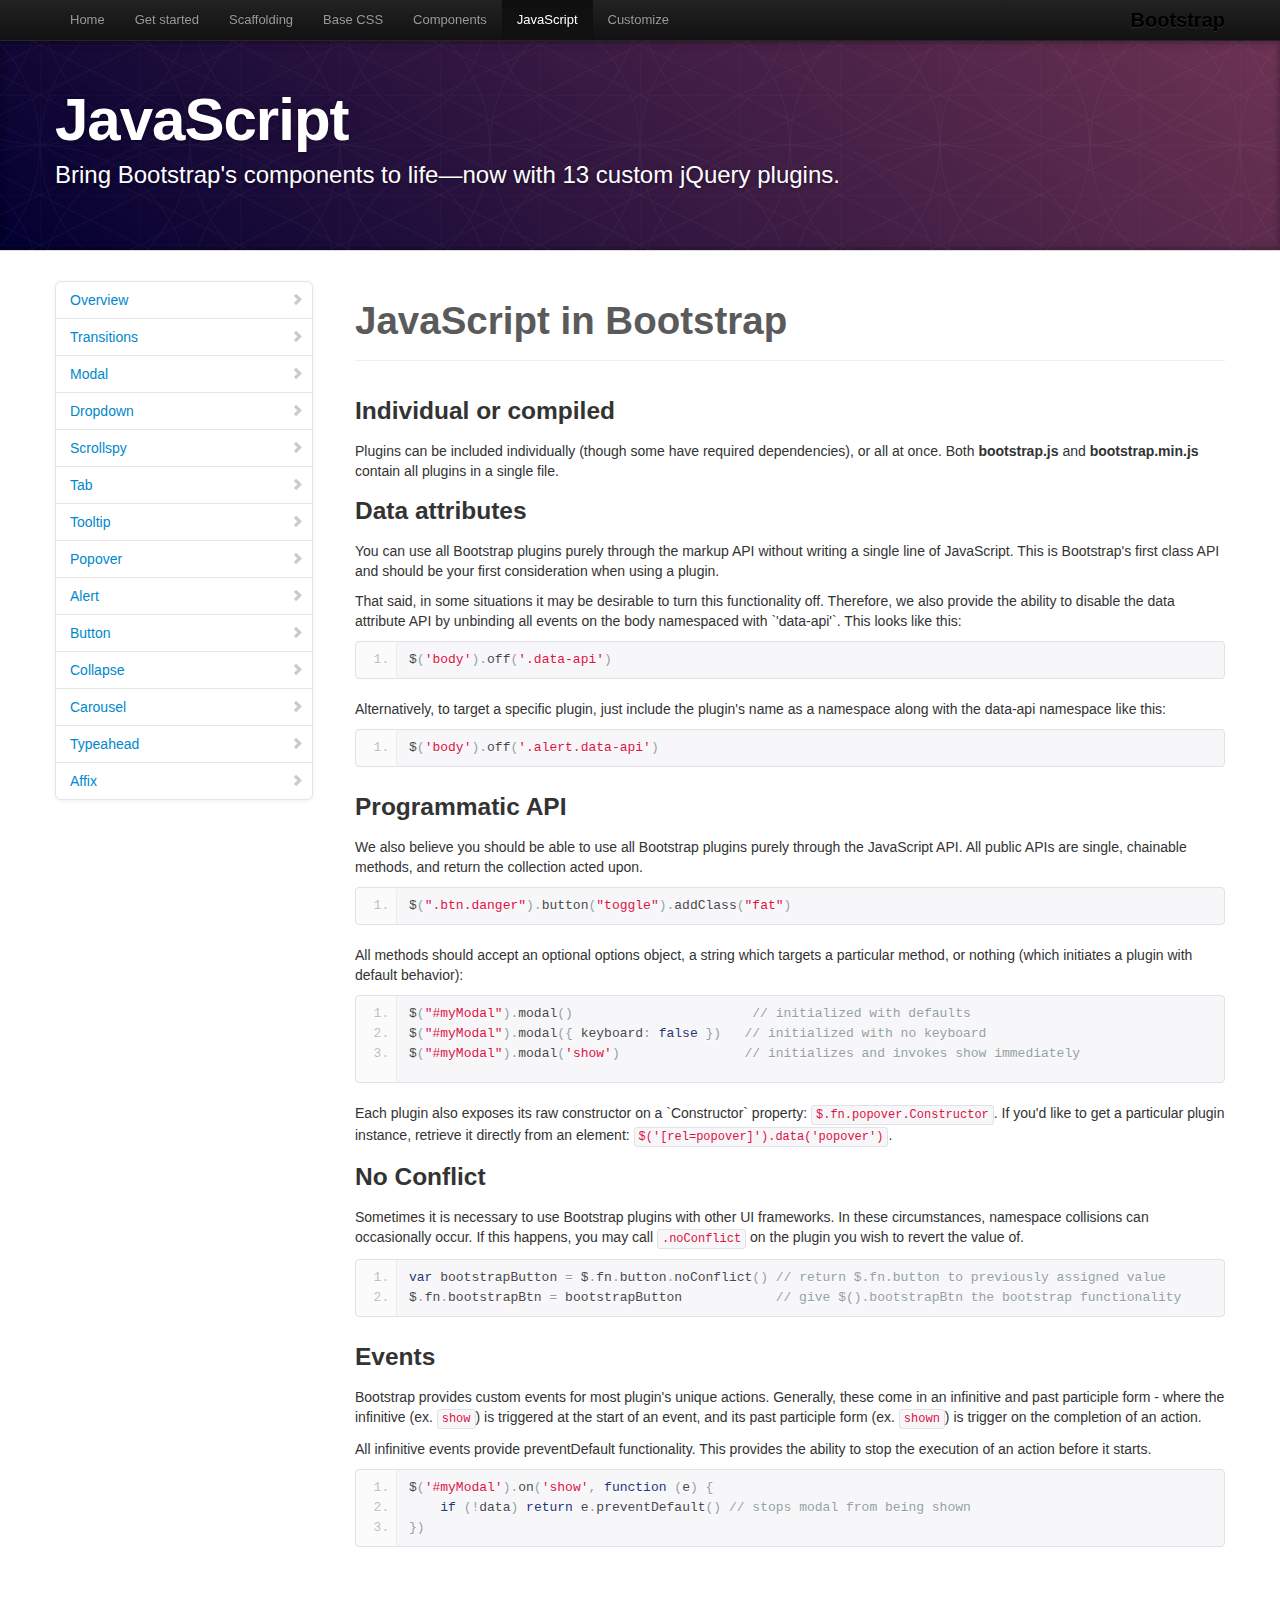
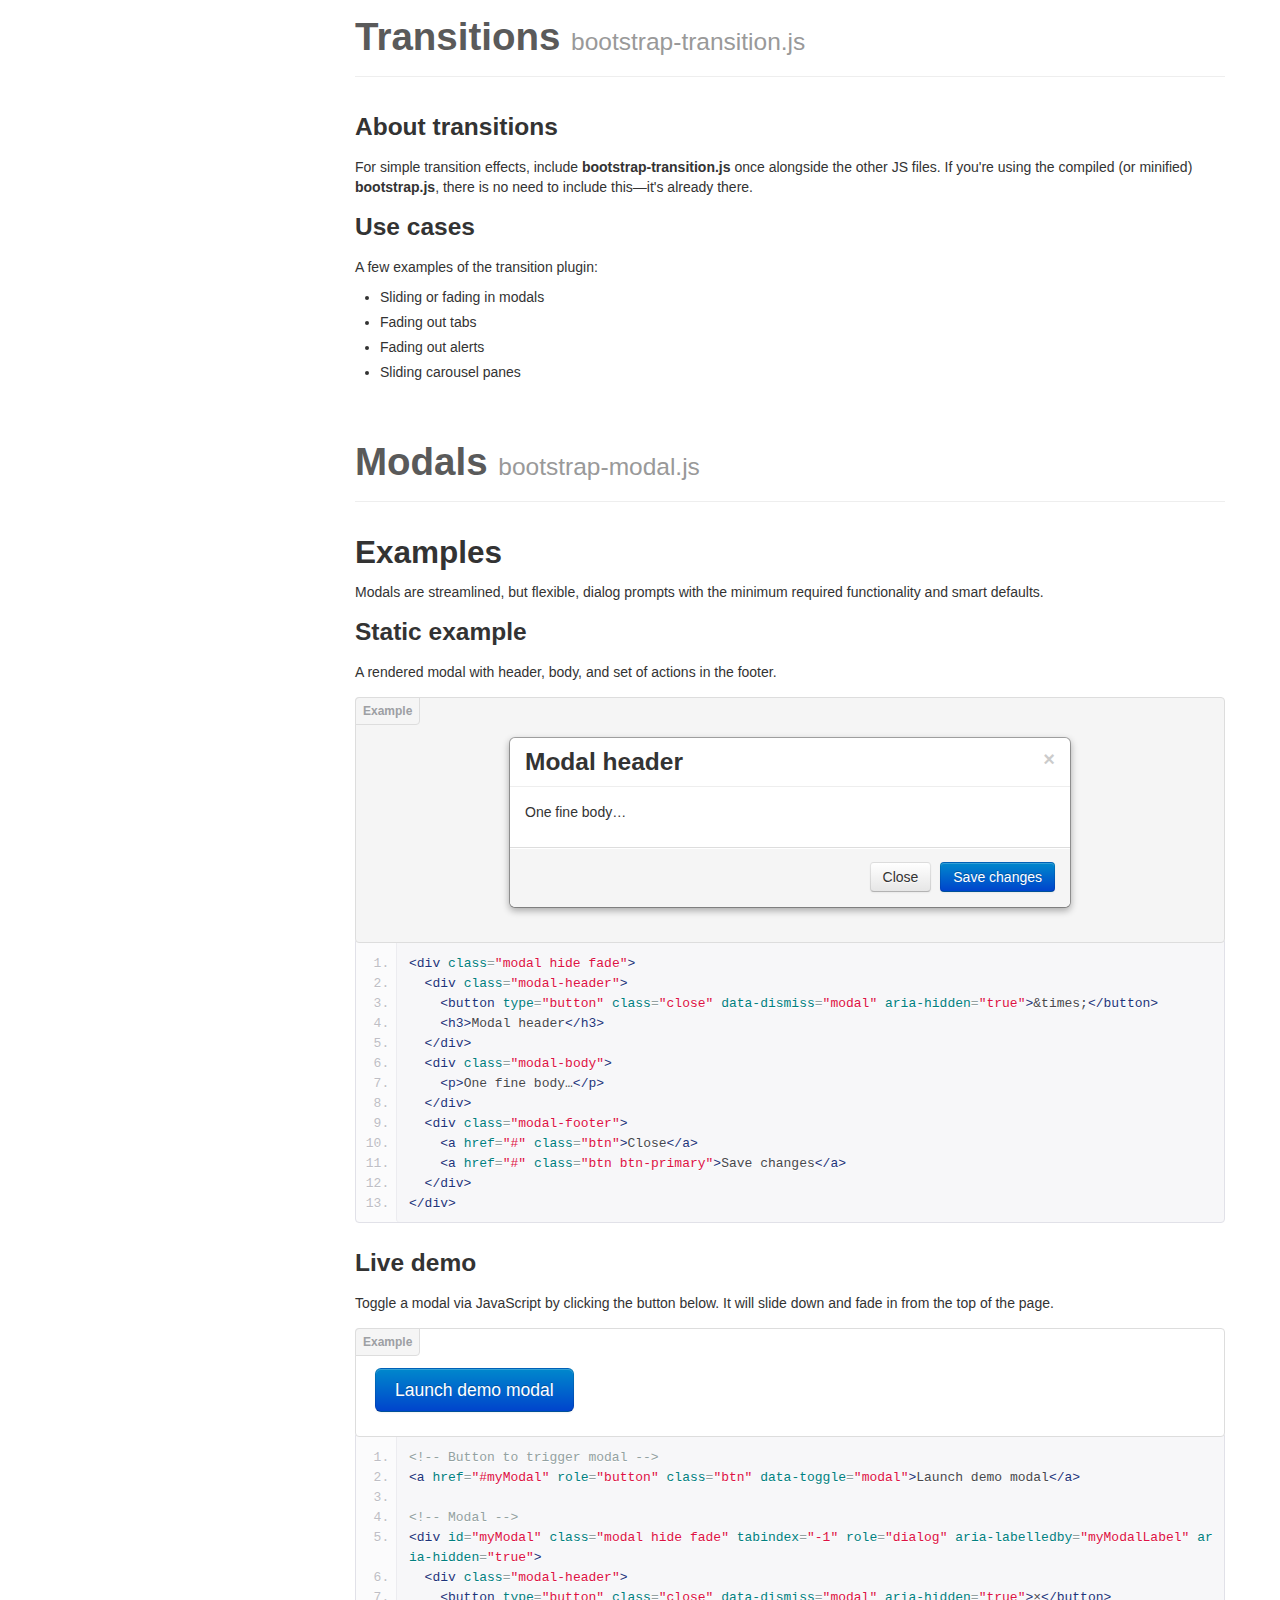
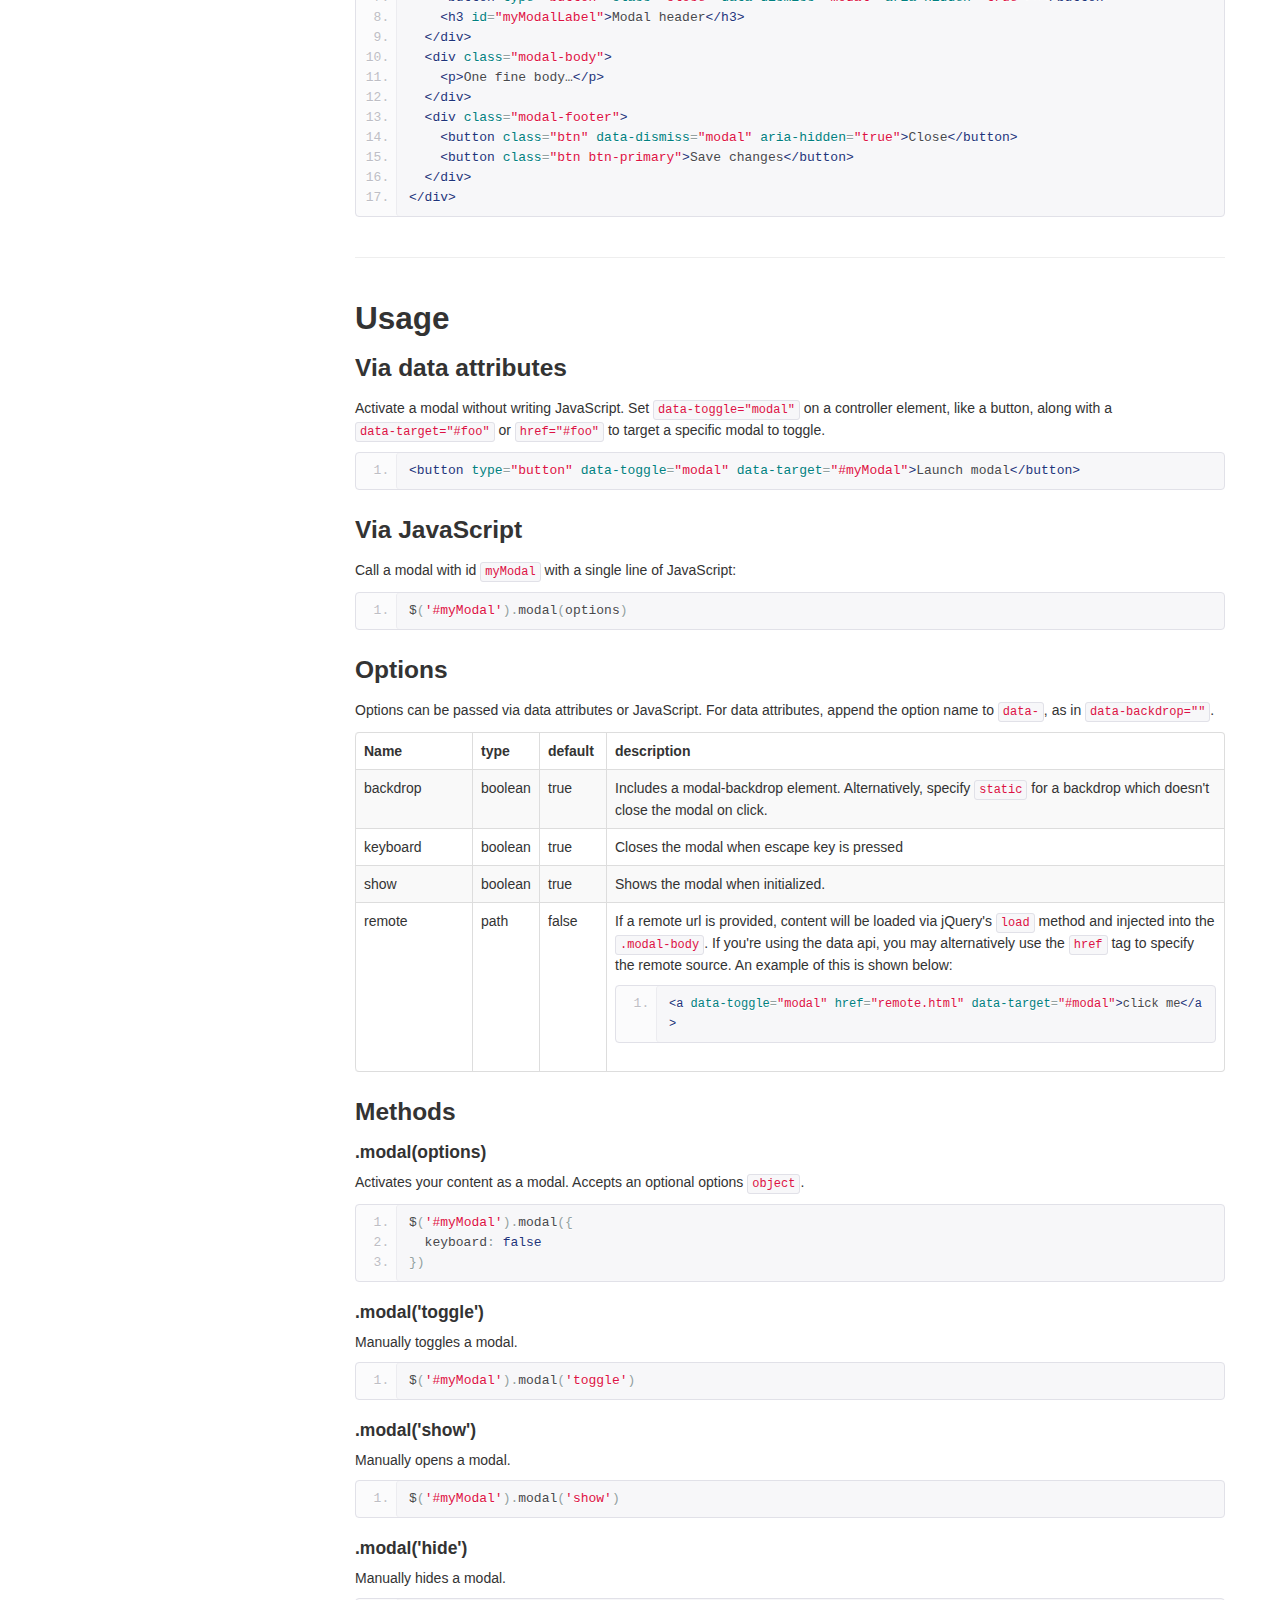
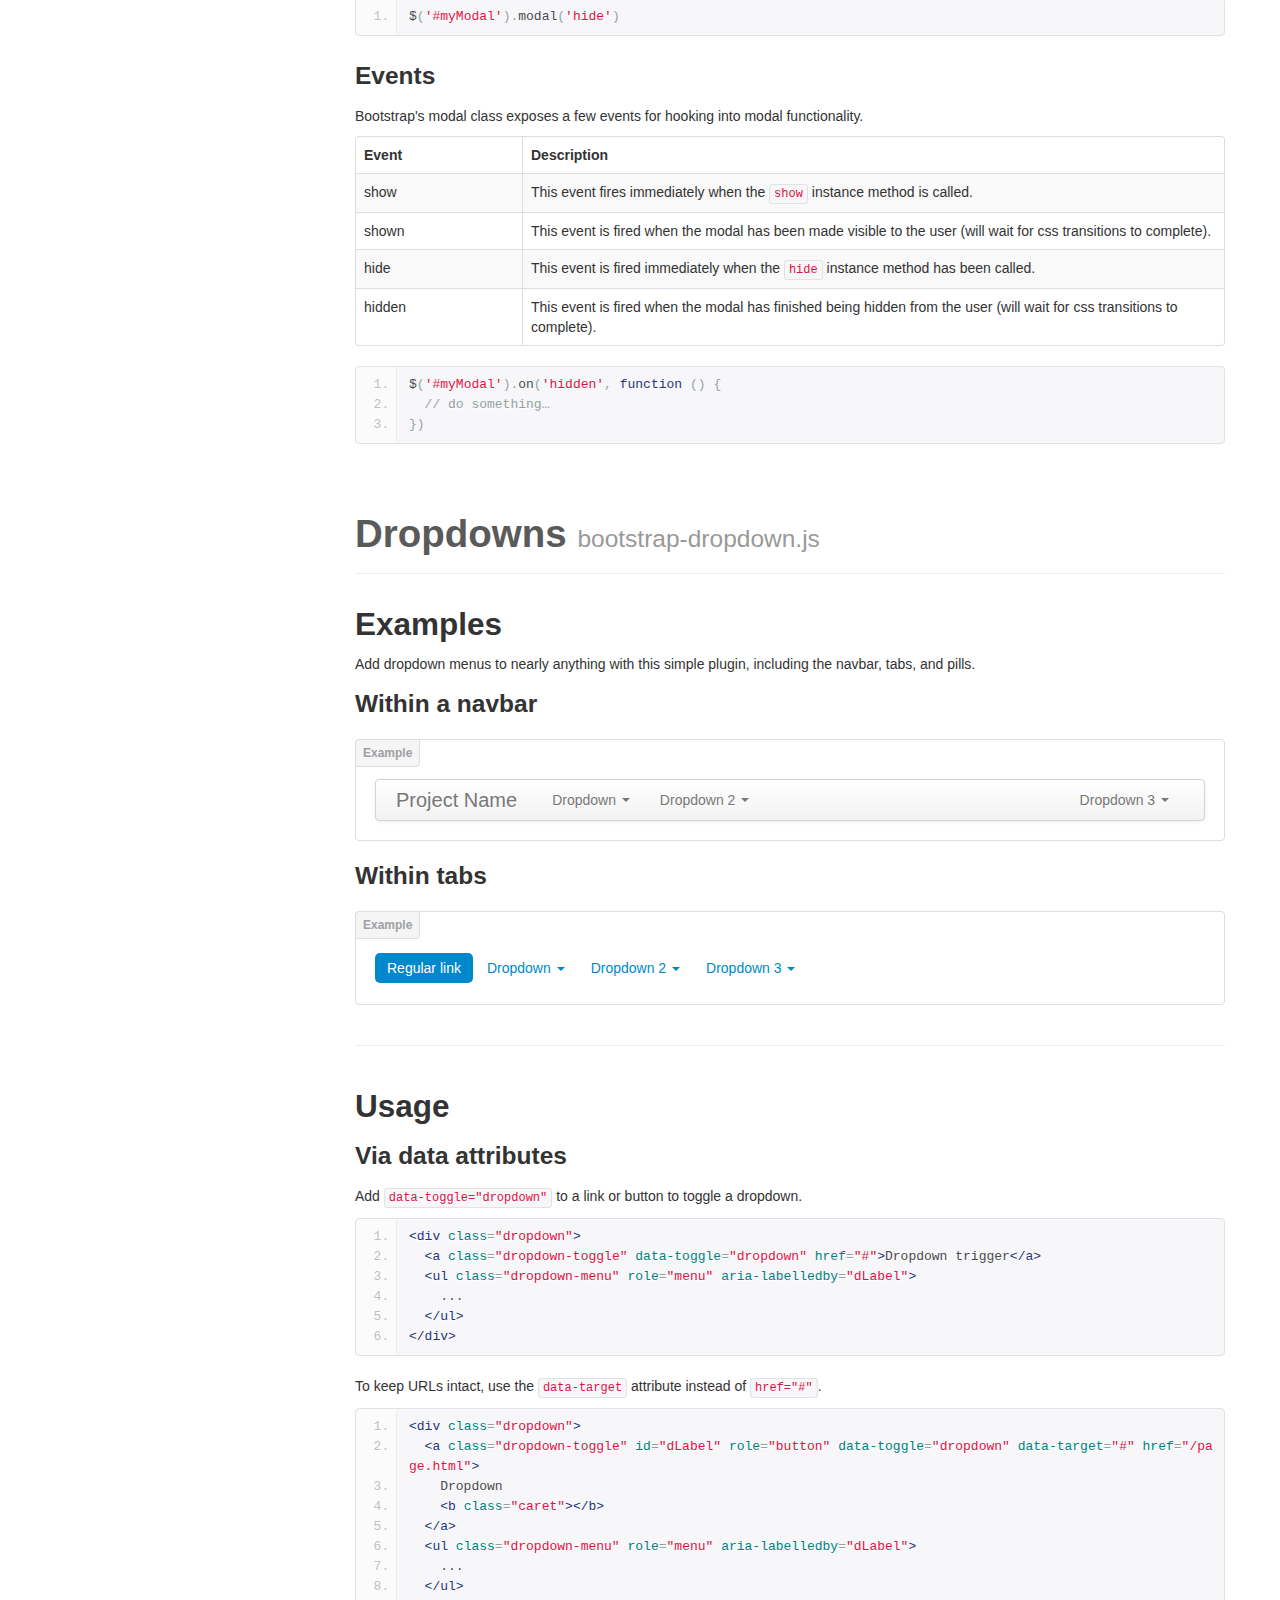
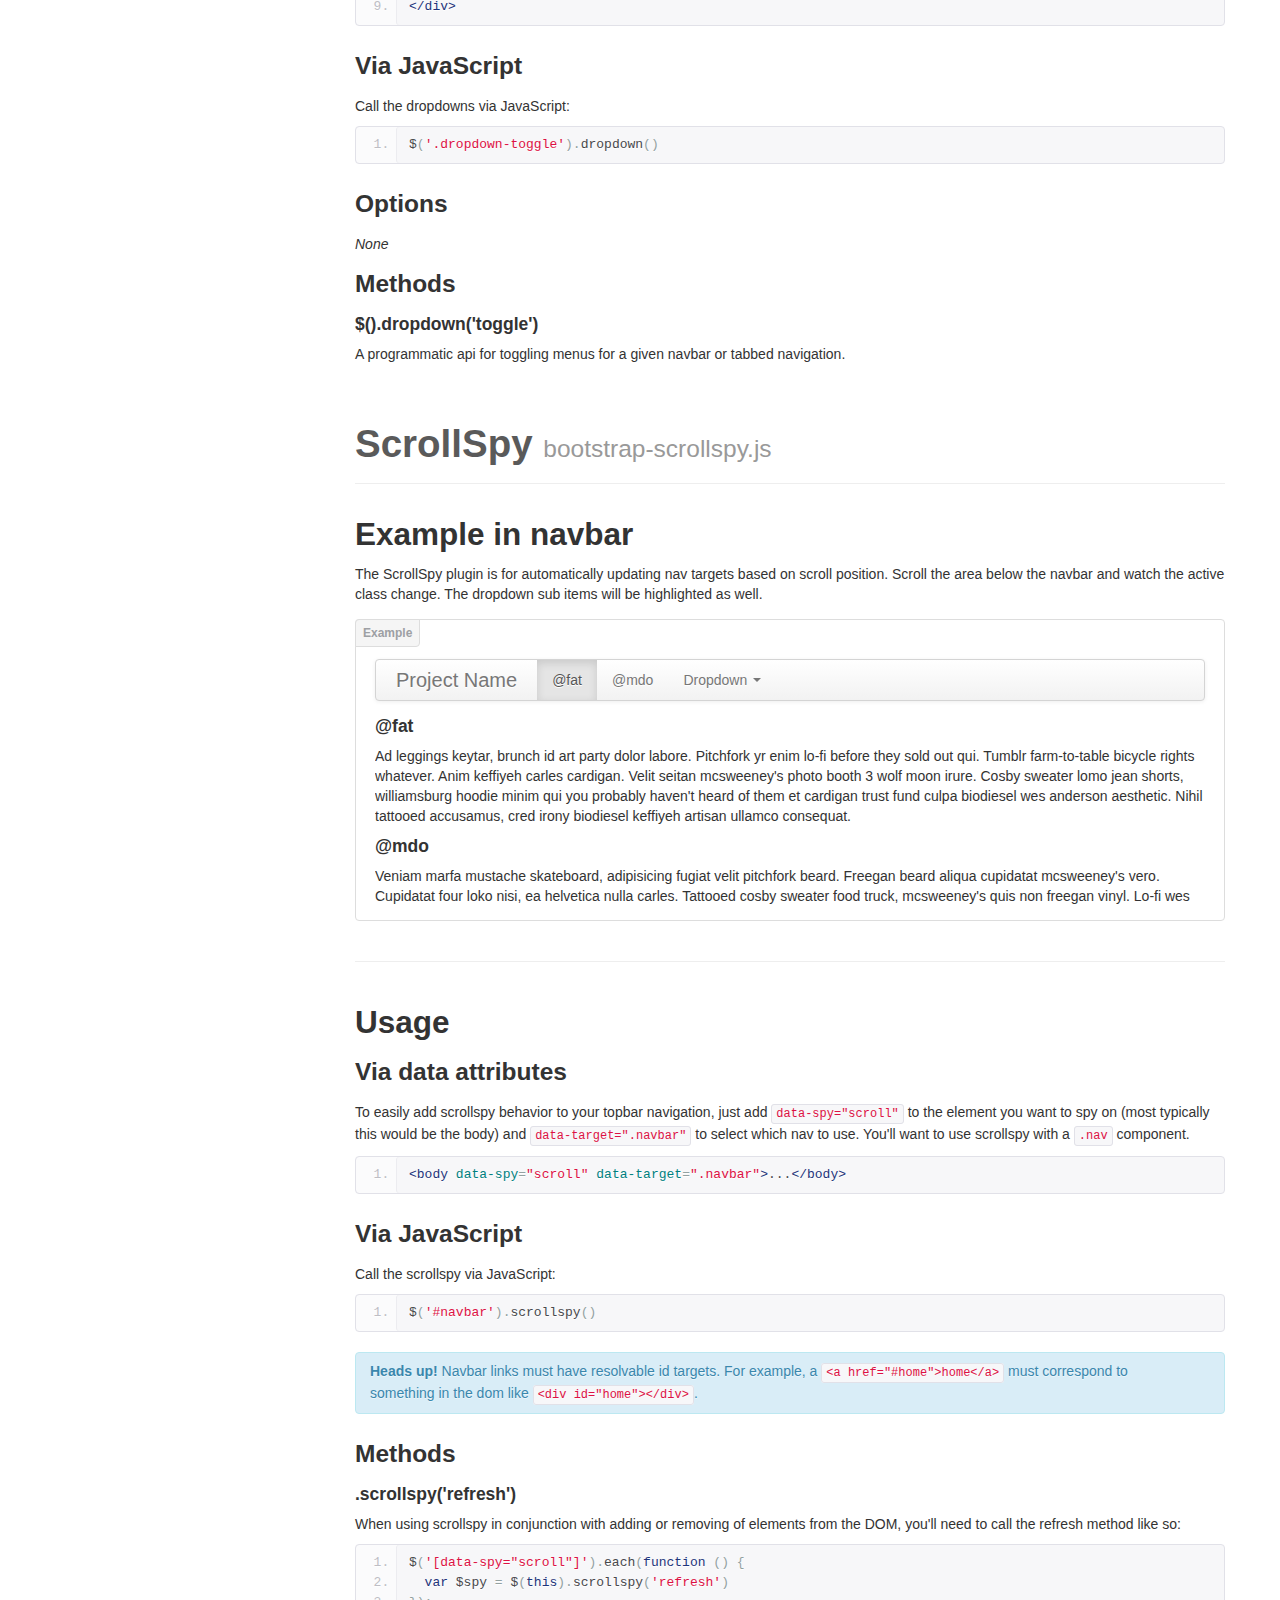
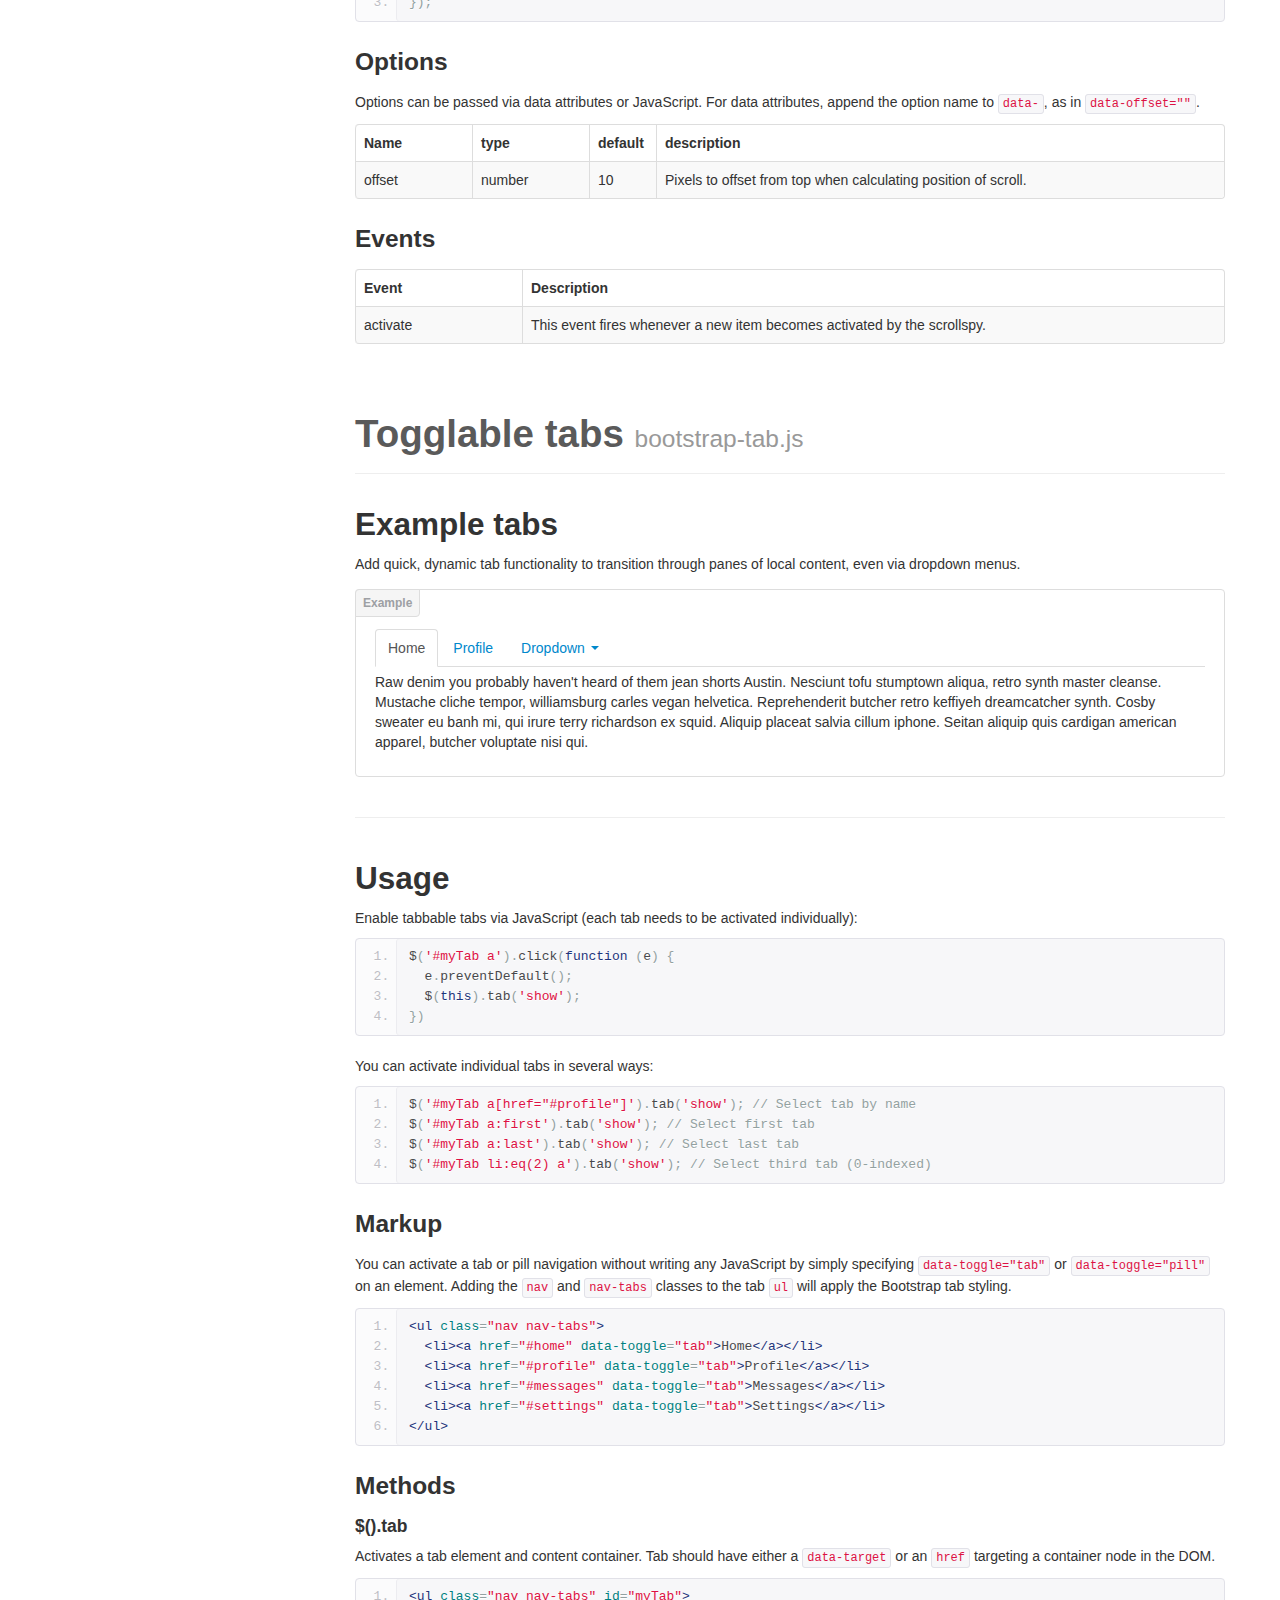
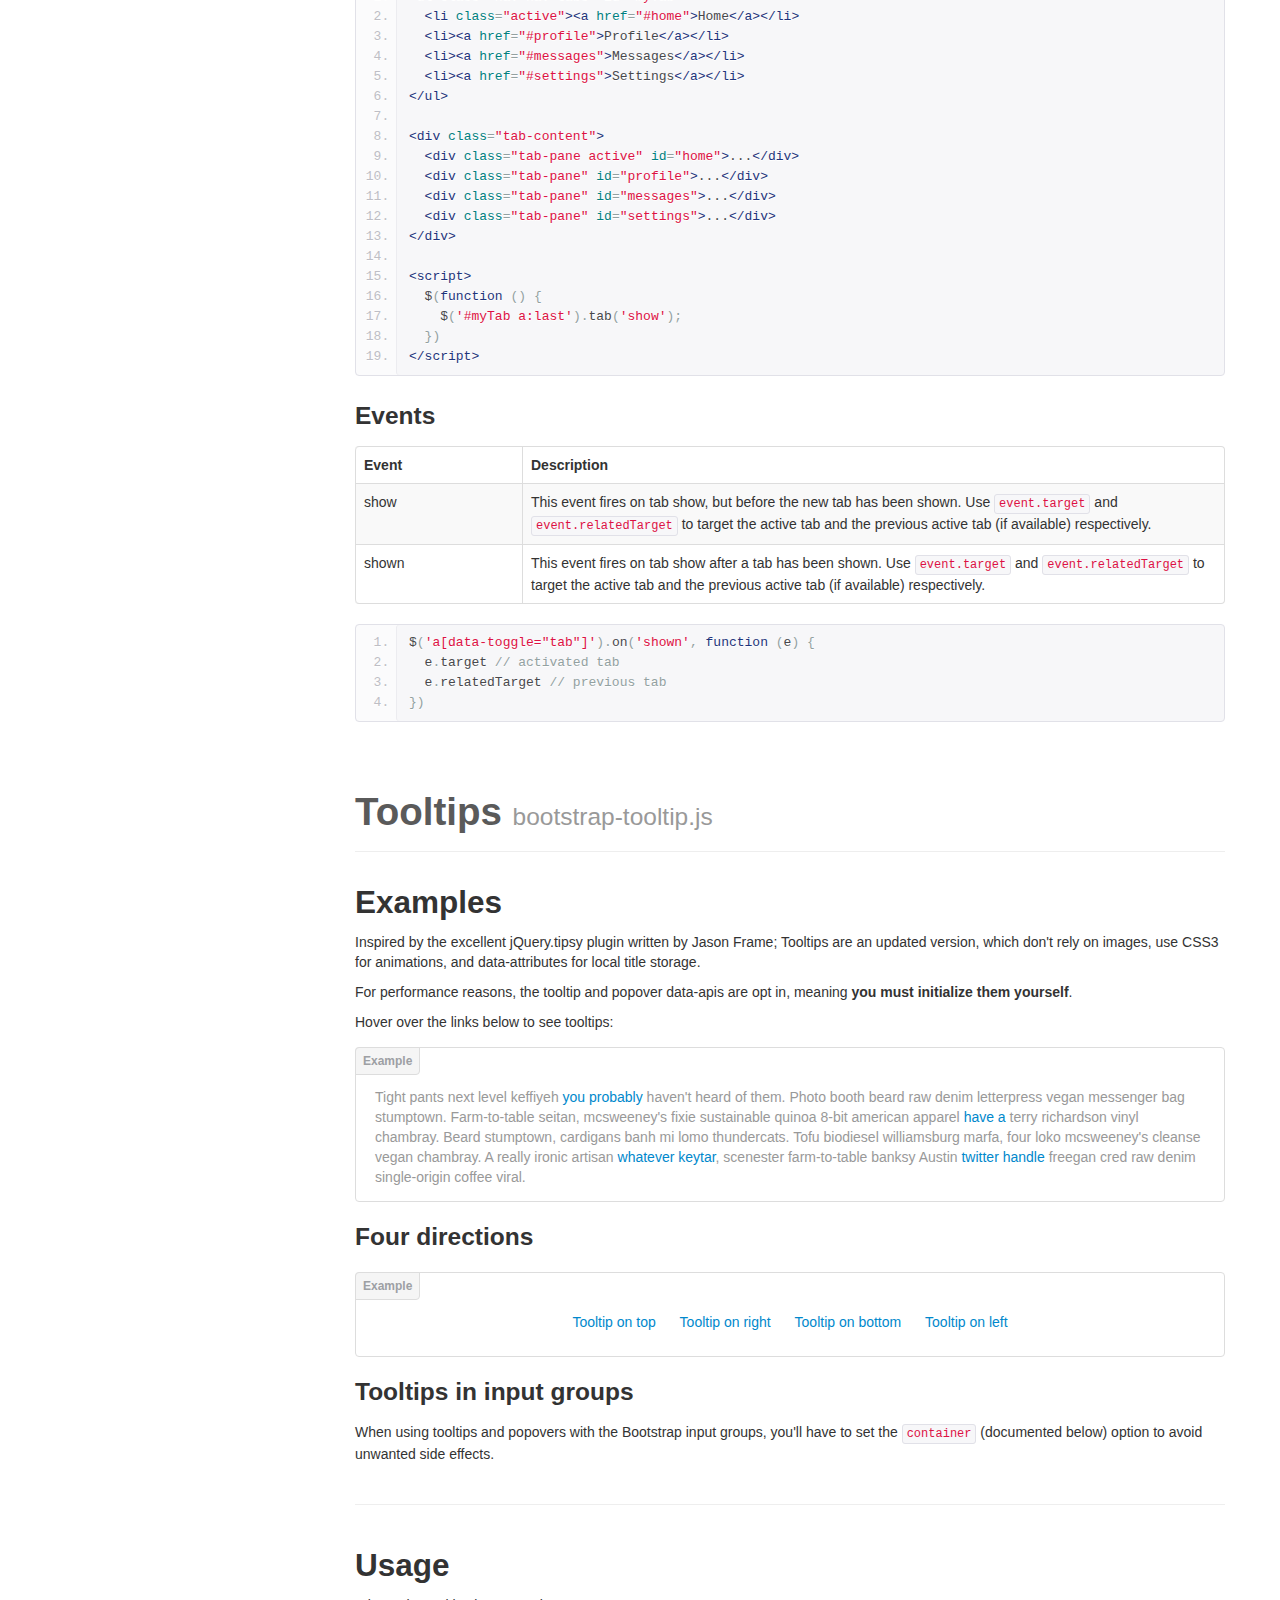
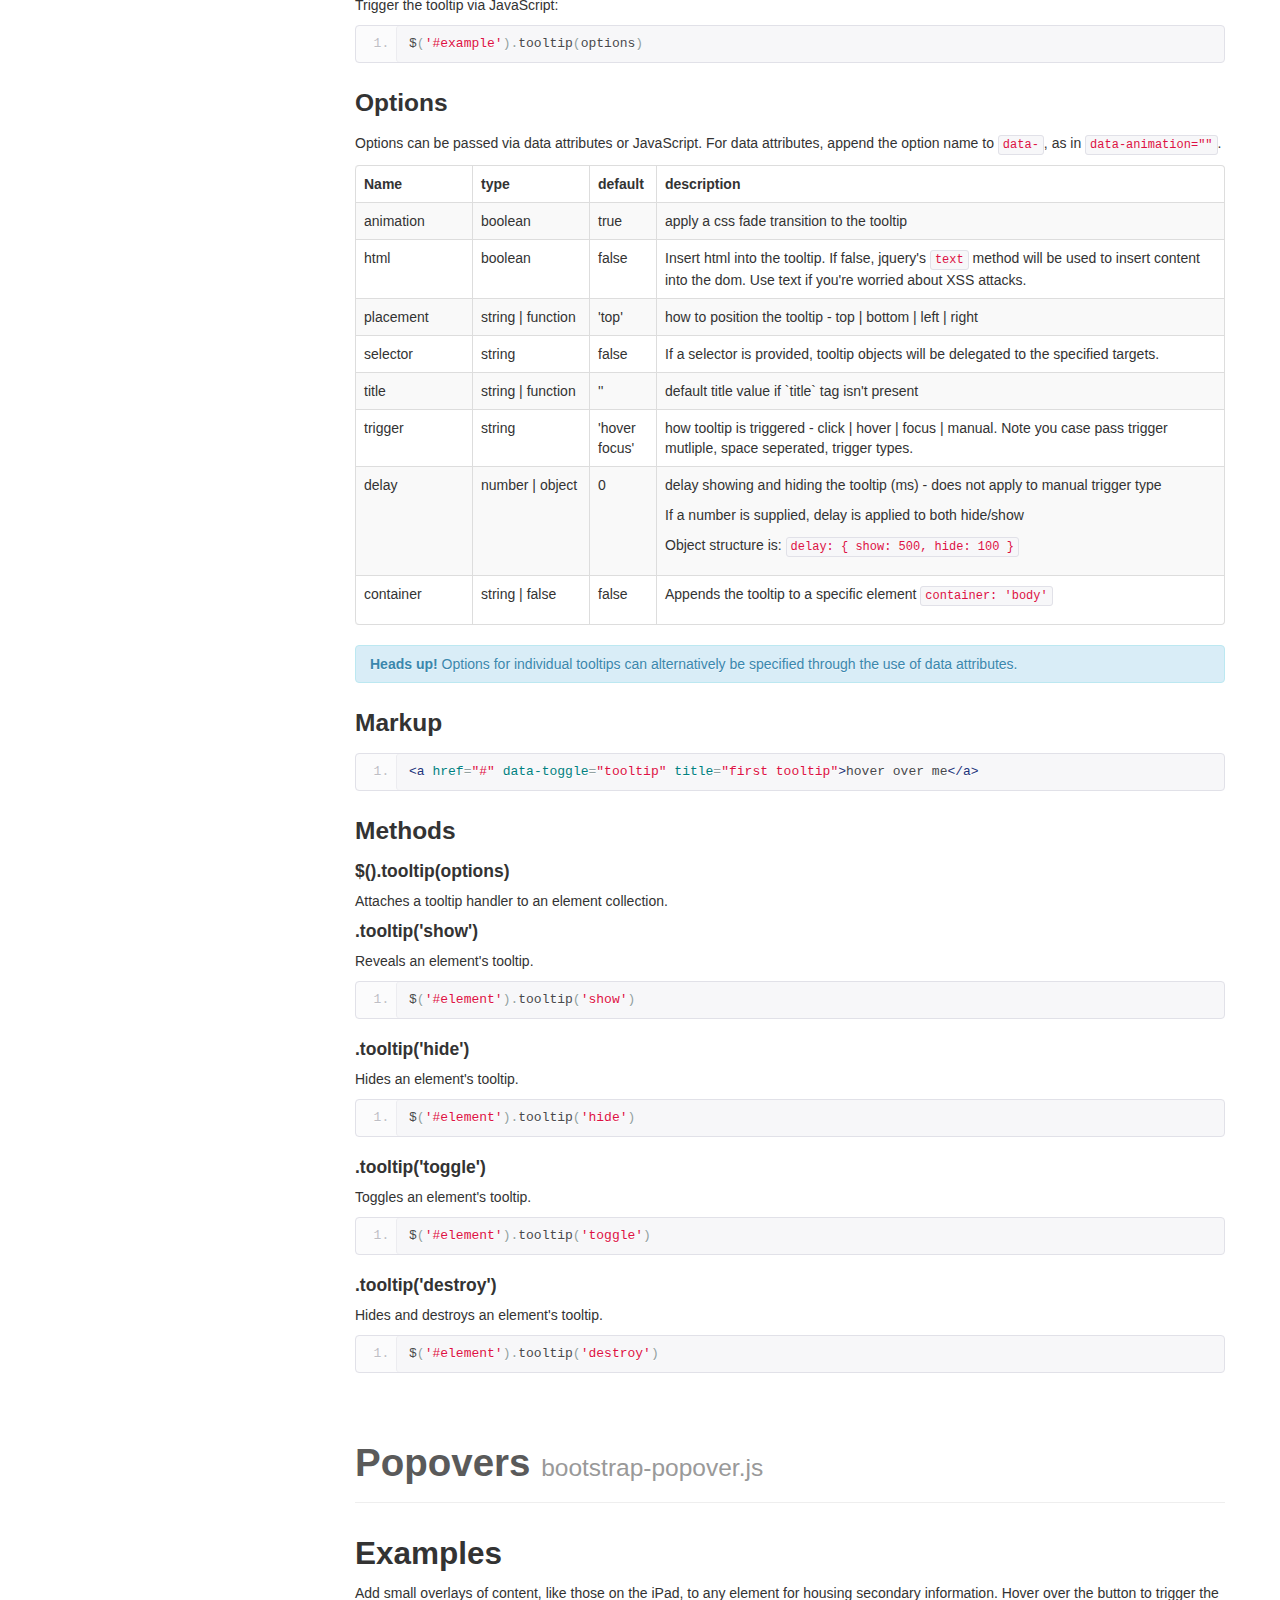
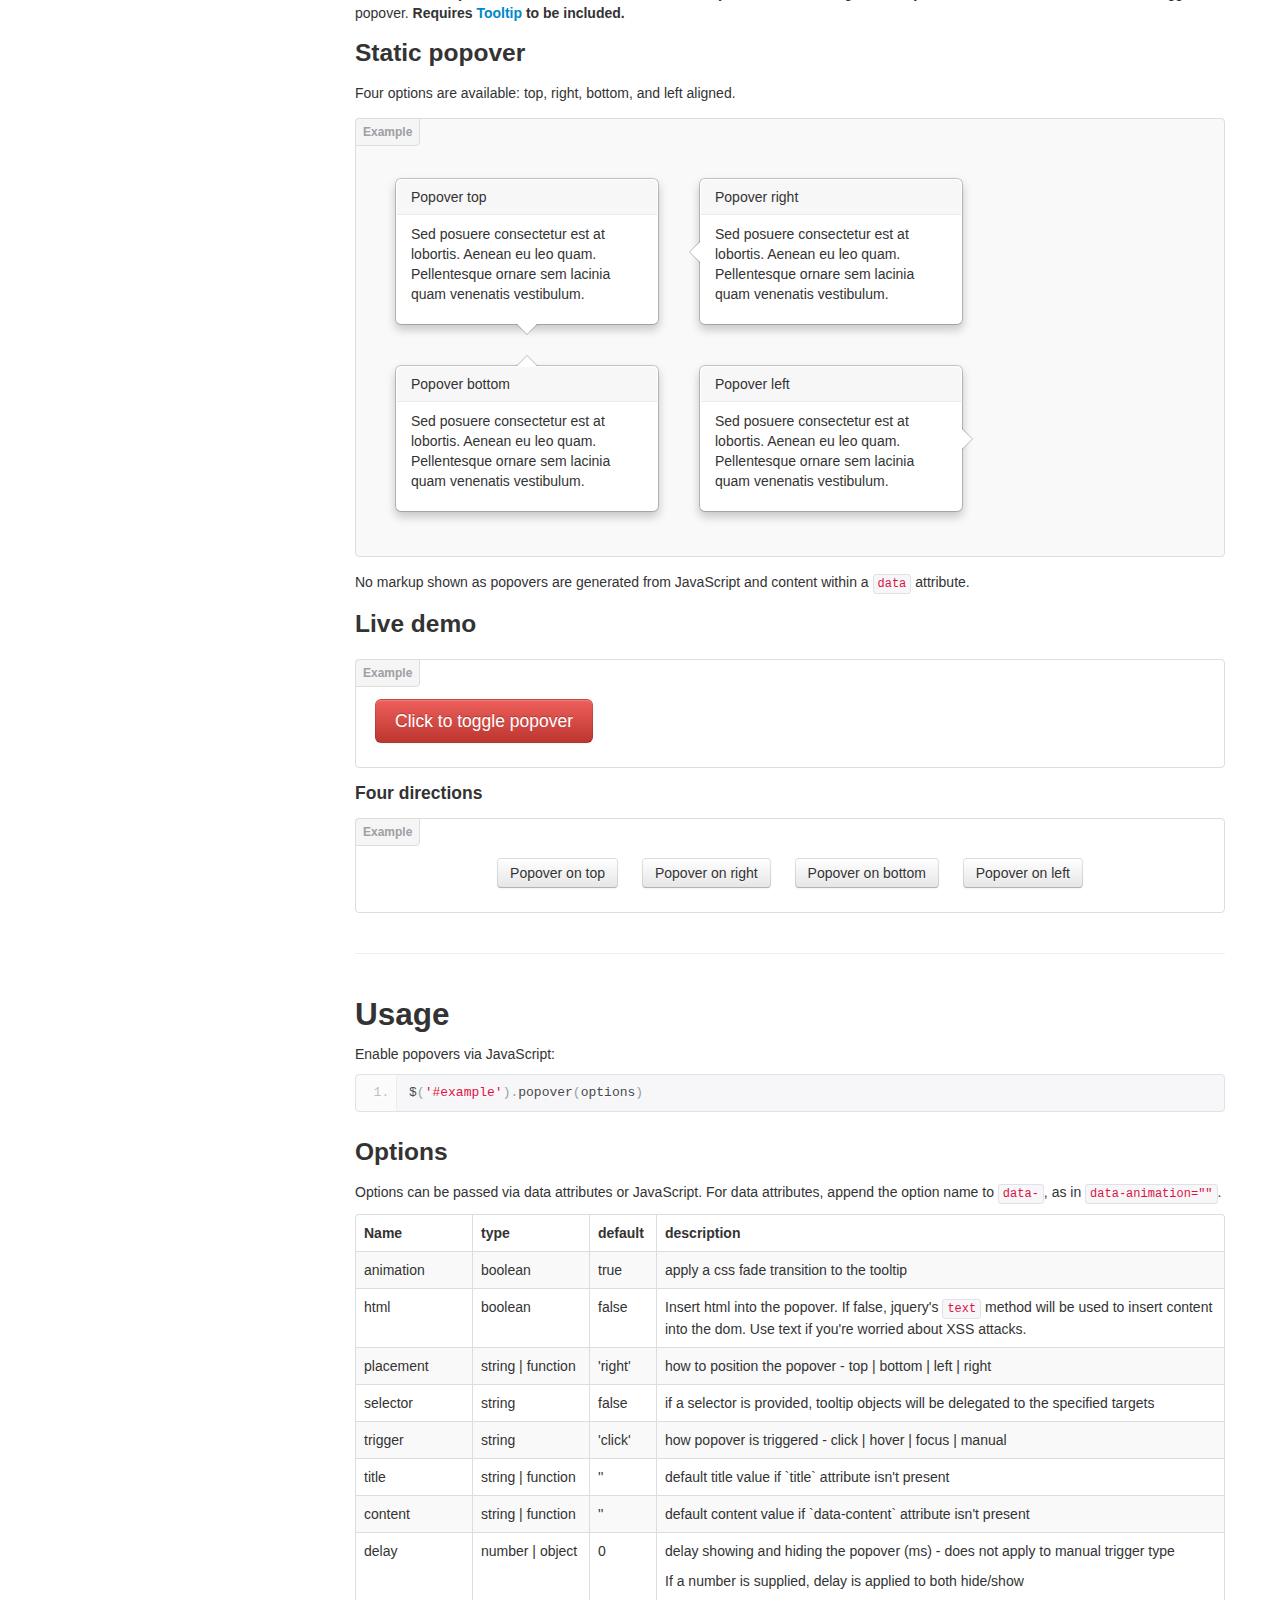
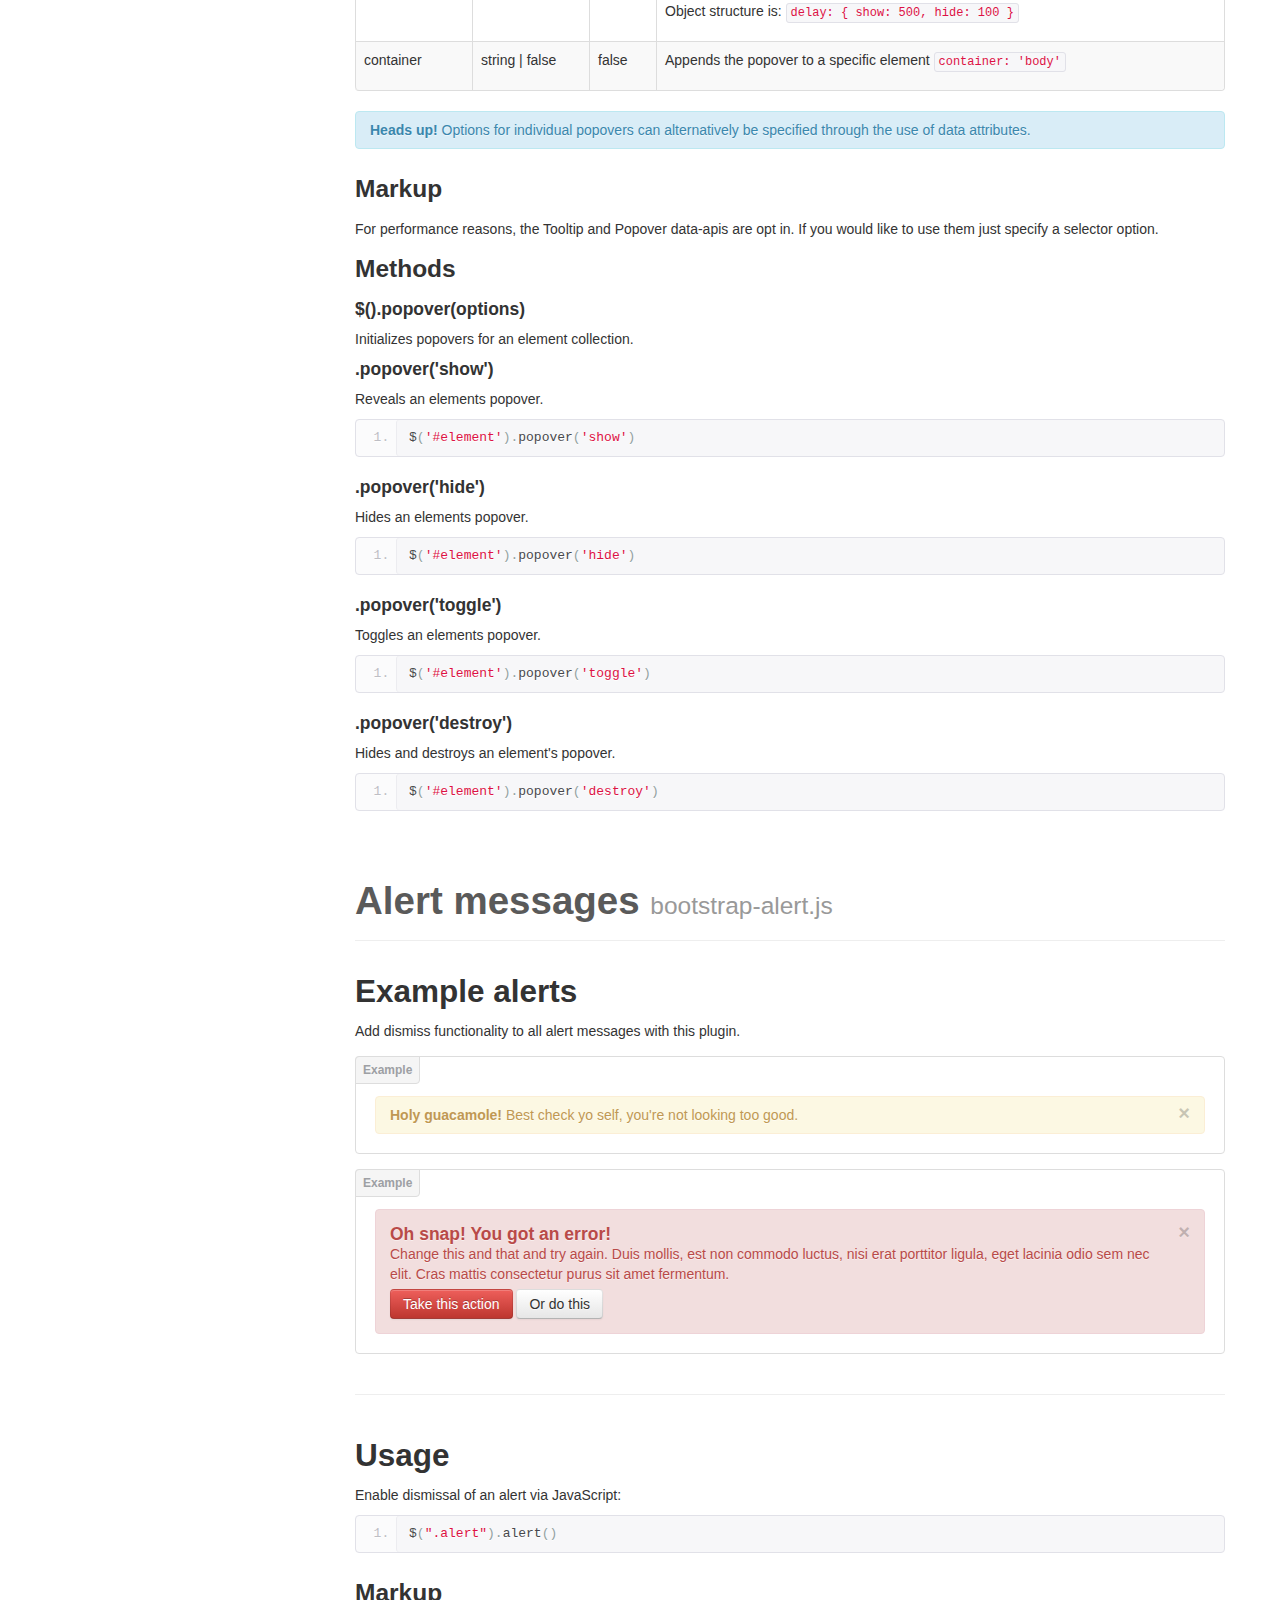
<file: Bootstrap/docs/javascript.html>
<!DOCTYPE html>
<html lang="en">
  <head>
    <meta charset="utf-8">
    <title>Javascript · Bootstrap</title>
    <meta name="viewport" content="width=device-width, initial-scale=1.0">
    <meta name="description" content="">
    <meta name="author" content="">

    <!-- Le styles -->
    <link href="assets/css/bootstrap.css" rel="stylesheet">
    <link href="assets/css/bootstrap-responsive.css" rel="stylesheet">
    <link href="assets/css/docs.css" rel="stylesheet">
    <link href="assets/js/google-code-prettify/prettify.css" rel="stylesheet">

    <!-- Le HTML5 shim, for IE6-8 support of HTML5 elements -->
    <!--[if lt IE 9]>
      <script src="assets/js/html5shiv.js"></script>
    <![endif]-->

    <!-- Le fav and touch icons -->
    <link rel="apple-touch-icon-precomposed" sizes="144x144" href="assets/ico/apple-touch-icon-144-precomposed.png">
    <link rel="apple-touch-icon-precomposed" sizes="114x114" href="assets/ico/apple-touch-icon-114-precomposed.png">
      <link rel="apple-touch-icon-precomposed" sizes="72x72" href="assets/ico/apple-touch-icon-72-precomposed.png">
                    <link rel="apple-touch-icon-precomposed" href="assets/ico/apple-touch-icon-57-precomposed.png">
                                   <link rel="shortcut icon" href="assets/ico/favicon.png">

    <script type="text/javascript">
      var _gaq = _gaq || [];
      _gaq.push(['_setAccount', 'UA-146052-10']);
      _gaq.push(['_trackPageview']);
      (function() {
        var ga = document.createElement('script'); ga.type = 'text/javascript'; ga.async = true;
        ga.src = ('https:' == document.location.protocol ? 'https://ssl' : 'http://www') + '.google-analytics.com/ga.js';
        var s = document.getElementsByTagName('script')[0]; s.parentNode.insertBefore(ga, s);
      })();
    </script>
  </head>

  <body data-spy="scroll" data-target=".bs-docs-sidebar">

    <!-- Navbar
    ================================================== -->
    <div class="navbar navbar-inverse navbar-fixed-top">
      <div class="navbar-inner">
        <div class="container">
          <button type="button" class="btn btn-navbar" data-toggle="collapse" data-target=".nav-collapse">
            <span class="icon-bar"></span>
            <span class="icon-bar"></span>
            <span class="icon-bar"></span>
          </button>
          <a class="brand" href="./index.html">Bootstrap</a>
          <div class="nav-collapse collapse">
            <ul class="nav">
              <li class="">
                <a href="./index.html">Home</a>
              </li>
              <li class="">
                <a href="./getting-started.html">Get started</a>
              </li>
              <li class="">
                <a href="./scaffolding.html">Scaffolding</a>
              </li>
              <li class="">
                <a href="./base-css.html">Base CSS</a>
              </li>
              <li class="">
                <a href="./components.html">Components</a>
              </li>
              <li class="active">
                <a href="./javascript.html">JavaScript</a>
              </li>
              <li class="">
                <a href="./customize.html">Customize</a>
              </li>
            </ul>
          </div>
        </div>
      </div>
    </div>

<!-- Subhead
================================================== -->
<header class="jumbotron subhead">
  <div class="container">
    <h1>JavaScript</h1>
    <p class="lead">Bring Bootstrap's components to life&mdash;now with 13 custom jQuery plugins.
  </div>
</header>

  <div class="container">

    <!-- Docs nav
    ================================================== -->
    <div class="row">
      <div class="span3 bs-docs-sidebar">
        <ul class="nav nav-list bs-docs-sidenav">
          <li><a href="#overview"><i class="icon-chevron-right"></i> Overview</a></li>
          <li><a href="#transitions"><i class="icon-chevron-right"></i> Transitions</a></li>
          <li><a href="#modals"><i class="icon-chevron-right"></i> Modal</a></li>
          <li><a href="#dropdowns"><i class="icon-chevron-right"></i> Dropdown</a></li>
          <li><a href="#scrollspy"><i class="icon-chevron-right"></i> Scrollspy</a></li>
          <li><a href="#tabs"><i class="icon-chevron-right"></i> Tab</a></li>
          <li><a href="#tooltips"><i class="icon-chevron-right"></i> Tooltip</a></li>
          <li><a href="#popovers"><i class="icon-chevron-right"></i> Popover</a></li>
          <li><a href="#alerts"><i class="icon-chevron-right"></i> Alert</a></li>
          <li><a href="#buttons"><i class="icon-chevron-right"></i> Button</a></li>
          <li><a href="#collapse"><i class="icon-chevron-right"></i> Collapse</a></li>
          <li><a href="#carousel"><i class="icon-chevron-right"></i> Carousel</a></li>
          <li><a href="#typeahead"><i class="icon-chevron-right"></i> Typeahead</a></li>
          <li><a href="#affix"><i class="icon-chevron-right"></i> Affix</a></li>
        </ul>
      </div>
      <div class="span9">


        <!-- Overview
        ================================================== -->
        <section id="overview">
          <div class="page-header">
            <h1>JavaScript in Bootstrap</h1>
          </div>

          <h3>Individual or compiled</h3>
          <p>Plugins can be included individually (though some have required dependencies), or all at once. Both <strong>bootstrap.js</strong> and <strong>bootstrap.min.js</strong> contain all plugins in a single file.</p>

          <h3>Data attributes</h3>
          <p>You can use all Bootstrap plugins purely through the markup API without writing a single line of JavaScript. This is Bootstrap's first class API and should be your first consideration when using a plugin.</p>

          <p>That said, in some situations it may be desirable to turn this functionality off. Therefore, we also provide the ability to disable the data attribute API by unbinding all events on the body namespaced with `'data-api'`. This looks like this:
          <pre class="prettyprint linenums">$('body').off('.data-api')</pre>

          <p>Alternatively, to target a specific plugin, just include the plugin's name as a namespace along with the data-api namespace like this:</p>
          <pre class="prettyprint linenums">$('body').off('.alert.data-api')</pre>

          <h3>Programmatic API</h3>
          <p>We also believe you should be able to use all Bootstrap plugins purely through the JavaScript API. All public APIs are single, chainable methods, and return the collection acted upon.</p>
          <pre class="prettyprint linenums">$(".btn.danger").button("toggle").addClass("fat")</pre>
          <p>All methods should accept an optional options object, a string which targets a particular method, or nothing (which initiates a plugin with default behavior):</p>
<pre class="prettyprint linenums">
$("#myModal").modal()                       // initialized with defaults
$("#myModal").modal({ keyboard: false })   // initialized with no keyboard
$("#myModal").modal('show')                // initializes and invokes show immediately</p>
</pre>
          <p>Each plugin also exposes its raw constructor on a `Constructor` property: <code>$.fn.popover.Constructor</code>. If you'd like to get a particular plugin instance, retrieve it directly from an element: <code>$('[rel=popover]').data('popover')</code>.</p>

          <h3>No Conflict</h3>
          <p>Sometimes it is necessary to use Bootstrap plugins with other UI frameworks. In these circumstances,  namespace collisions can occasionally occur. If this happens, you may call <code>.noConflict</code> on the plugin you wish to revert the value of.</p>

<pre class="prettyprint linenums">
var bootstrapButton = $.fn.button.noConflict() // return $.fn.button to previously assigned value
$.fn.bootstrapBtn = bootstrapButton            // give $().bootstrapBtn the bootstrap functionality
</pre>

          <h3>Events</h3>
          <p>Bootstrap provides custom events for most plugin's unique actions. Generally, these come in an infinitive and past participle form - where the infinitive (ex. <code>show</code>) is triggered at the start of an event, and its past participle form (ex. <code>shown</code>) is trigger on the completion of an action.</p>
          <p>All infinitive events provide preventDefault functionality. This provides the ability to stop the execution of an action before it starts.</p>
<pre class="prettyprint linenums">
$('#myModal').on('show', function (e) {
    if (!data) return e.preventDefault() // stops modal from being shown
})
</pre>
        </section>



        <!-- Transitions
        ================================================== -->
        <section id="transitions">
          <div class="page-header">
            <h1>Transitions <small>bootstrap-transition.js</small></h1>
          </div>
          <h3>About transitions</h3>
          <p>For simple transition effects, include <strong>bootstrap-transition.js</strong> once alongside the other JS files. If you're using the compiled (or minified) <strong>bootstrap.js</strong>, there is no need to include this&mdash;it's already there.</p>
          <h3>Use cases</h3>
          <p>A few examples of the transition plugin:</p>
          <ul>
            <li>Sliding or fading in modals</li>
            <li>Fading out tabs</li>
            <li>Fading out alerts</li>
            <li>Sliding carousel panes</li>
          </ul>

        </section>



        <!-- Modal
        ================================================== -->
        <section id="modals">
          <div class="page-header">
            <h1>Modals <small>bootstrap-modal.js</small></h1>
          </div>


          <h2>Examples</h2>
          <p>Modals are streamlined, but flexible, dialog prompts with the minimum required functionality and smart defaults.</p>

          <h3>Static example</h3>
          <p>A rendered modal with header, body, and set of actions in the footer.</p>
          <div class="bs-docs-example" style="background-color: #f5f5f5;">
            <div class="modal" style="position: relative; top: auto; left: auto; right: auto; margin: 0 auto 20px; z-index: 1; max-width: 100%;">
              <div class="modal-header">
                <button type="button" class="close" data-dismiss="modal" aria-hidden="true">&times;</button>
                <h3>Modal header</h3>
              </div>
              <div class="modal-body">
                <p>One fine body&hellip;</p>
              </div>
              <div class="modal-footer">
                <a href="#" class="btn">Close</a>
                <a href="#" class="btn btn-primary">Save changes</a>
              </div>
            </div>
          </div>
<pre class="prettyprint linenums">
&lt;div class="modal hide fade"&gt;
  &lt;div class="modal-header"&gt;
    &lt;button type="button" class="close" data-dismiss="modal" aria-hidden="true"&gt;&amp;times;&lt;/button&gt;
    &lt;h3&gt;Modal header&lt;/h3&gt;
  &lt;/div&gt;
  &lt;div class="modal-body"&gt;
    &lt;p&gt;One fine body&hellip;&lt;/p&gt;
  &lt;/div&gt;
  &lt;div class="modal-footer"&gt;
    &lt;a href="#" class="btn"&gt;Close&lt;/a&gt;
    &lt;a href="#" class="btn btn-primary"&gt;Save changes&lt;/a&gt;
  &lt;/div&gt;
&lt;/div&gt;
</pre>

          <h3>Live demo</h3>
          <p>Toggle a modal via JavaScript by clicking the button below. It will slide down and fade in from the top of the page.</p>
          <!-- sample modal content -->
          <div id="myModal" class="modal hide fade" tabindex="-1" role="dialog" aria-labelledby="myModalLabel" aria-hidden="true">
            <div class="modal-header">
              <button type="button" class="close" data-dismiss="modal" aria-hidden="true">&times;</button>
              <h3 id="myModalLabel">Modal Heading</h3>
            </div>
            <div class="modal-body">
              <h4>Text in a modal</h4>
              <p>Duis mollis, est non commodo luctus, nisi erat porttitor ligula, eget lacinia odio sem.</p>

              <h4>Popover in a modal</h4>
              <p>This <a href="#" role="button" class="btn popover-test" title="A Title" data-content="And here's some amazing content. It's very engaging. right?">button</a> should trigger a popover on click.</p>

              <h4>Tooltips in a modal</h4>
              <p><a href="#" class="tooltip-test" title="Tooltip">This link</a> and <a href="#" class="tooltip-test" title="Tooltip">that link</a> should have tooltips on hover.</p>

              <hr>

              <h4>Overflowing text to show optional scrollbar</h4>
              <p>We set a fixed <code>max-height</code> on the <code>.modal-body</code>. Watch it overflow with all this extra lorem ipsum text we've included.</p>
              <p>Cras mattis consectetur purus sit amet fermentum. Cras justo odio, dapibus ac facilisis in, egestas eget quam. Morbi leo risus, porta ac consectetur ac, vestibulum at eros.</p>
              <p>Praesent commodo cursus magna, vel scelerisque nisl consectetur et. Vivamus sagittis lacus vel augue laoreet rutrum faucibus dolor auctor.</p>
              <p>Aenean lacinia bibendum nulla sed consectetur. Praesent commodo cursus magna, vel scelerisque nisl consectetur et. Donec sed odio dui. Donec ullamcorper nulla non metus auctor fringilla.</p>
              <p>Cras mattis consectetur purus sit amet fermentum. Cras justo odio, dapibus ac facilisis in, egestas eget quam. Morbi leo risus, porta ac consectetur ac, vestibulum at eros.</p>
              <p>Praesent commodo cursus magna, vel scelerisque nisl consectetur et. Vivamus sagittis lacus vel augue laoreet rutrum faucibus dolor auctor.</p>
              <p>Aenean lacinia bibendum nulla sed consectetur. Praesent commodo cursus magna, vel scelerisque nisl consectetur et. Donec sed odio dui. Donec ullamcorper nulla non metus auctor fringilla.</p>
            </div>
            <div class="modal-footer">
              <button class="btn" data-dismiss="modal">Close</button>
              <button class="btn btn-primary">Save changes</button>
            </div>
          </div>
          <div class="bs-docs-example" style="padding-bottom: 24px;">
            <a data-toggle="modal" href="#myModal" class="btn btn-primary btn-large">Launch demo modal</a>
          </div>
<pre class="prettyprint linenums">
&lt!-- Button to trigger modal --&gt;
&lt;a href="#myModal" role="button" class="btn" data-toggle="modal"&gt;Launch demo modal&lt;/a&gt;

&lt!-- Modal --&gt;
&lt;div id="myModal" class="modal hide fade" tabindex="-1" role="dialog" aria-labelledby="myModalLabel" aria-hidden="true"&gt;
  &lt;div class="modal-header"&gt;
    &lt;button type="button" class="close" data-dismiss="modal" aria-hidden="true"&gt;&times;&lt;/button&gt;
    &lt;h3 id="myModalLabel"&gt;Modal header&lt;/h3&gt;
  &lt;/div&gt;
  &lt;div class="modal-body"&gt;
    &lt;p&gt;One fine body&hellip;&lt;/p&gt;
  &lt;/div&gt;
  &lt;div class="modal-footer"&gt;
    &lt;button class="btn" data-dismiss="modal" aria-hidden="true"&gt;Close&lt;/button&gt;
    &lt;button class="btn btn-primary"&gt;Save changes&lt;/button&gt;
  &lt;/div&gt;
&lt;/div&gt;
</pre>


          <hr class="bs-docs-separator">


          <h2>Usage</h2>

          <h3>Via data attributes</h3>
          <p>Activate a modal without writing JavaScript. Set <code>data-toggle="modal"</code> on a controller element, like a button, along with a <code>data-target="#foo"</code> or <code>href="#foo"</code> to target a specific modal to toggle.</p>
          <pre class="prettyprint linenums">&lt;button type="button" data-toggle="modal" data-target="#myModal"&gt;Launch modal&lt;/button&gt;</pre>

          <h3>Via JavaScript</h3>
          <p>Call a modal with id <code>myModal</code> with a single line of JavaScript:</p>
          <pre class="prettyprint linenums">$('#myModal').modal(options)</pre>

          <h3>Options</h3>
          <p>Options can be passed via data attributes or JavaScript. For data attributes, append the option name to <code>data-</code>, as in <code>data-backdrop=""</code>.</p>
          <table class="table table-bordered table-striped">
            <thead>
             <tr>
               <th style="width: 100px;">Name</th>
               <th style="width: 50px;">type</th>
               <th style="width: 50px;">default</th>
               <th>description</th>
             </tr>
            </thead>
            <tbody>
             <tr>
               <td>backdrop</td>
               <td>boolean</td>
               <td>true</td>
               <td>Includes a modal-backdrop element. Alternatively, specify <code>static</code> for a backdrop which doesn't close the modal on click.</td>
             </tr>
             <tr>
               <td>keyboard</td>
               <td>boolean</td>
               <td>true</td>
               <td>Closes the modal when escape key is pressed</td>
             </tr>
             <tr>
               <td>show</td>
               <td>boolean</td>
               <td>true</td>
               <td>Shows the modal when initialized.</td>
             </tr>
             <tr>
               <td>remote</td>
               <td>path</td>
               <td>false</td>
               <td><p>If a remote url is provided, content will be loaded via jQuery's <code>load</code> method and injected into the <code>.modal-body</code>. If you're using the data api, you may alternatively use the <code>href</code> tag to specify the remote source. An example of this is shown below:</p>
              <pre class="prettyprint linenums"><code>&lt;a data-toggle="modal" href="remote.html" data-target="#modal"&gt;click me&lt;/a&gt;</code></pre></td>
             </tr>
            </tbody>
          </table>

          <h3>Methods</h3>
          <h4>.modal(options)</h4>
          <p>Activates your content as a modal. Accepts an optional options <code>object</code>.</p>
<pre class="prettyprint linenums">
$('#myModal').modal({
  keyboard: false
})
</pre>
          <h4>.modal('toggle')</h4>
          <p>Manually toggles a modal.</p>
          <pre class="prettyprint linenums">$('#myModal').modal('toggle')</pre>
          <h4>.modal('show')</h4>
          <p>Manually opens a modal.</p>
          <pre class="prettyprint linenums">$('#myModal').modal('show')</pre>
          <h4>.modal('hide')</h4>
          <p>Manually hides a modal.</p>
          <pre class="prettyprint linenums">$('#myModal').modal('hide')</pre>
          <h3>Events</h3>
          <p>Bootstrap's modal class exposes a few events for hooking into modal functionality.</p>
          <table class="table table-bordered table-striped">
            <thead>
             <tr>
               <th style="width: 150px;">Event</th>
               <th>Description</th>
             </tr>
            </thead>
            <tbody>
             <tr>
               <td>show</td>
               <td>This event fires immediately when the <code>show</code> instance method is called.</td>
             </tr>
             <tr>
               <td>shown</td>
               <td>This event is fired when the modal has been made visible to the user (will wait for css transitions to complete).</td>
             </tr>
             <tr>
               <td>hide</td>
               <td>This event is fired immediately when the <code>hide</code> instance method has been called.</td>
             </tr>
             <tr>
               <td>hidden</td>
               <td>This event is fired when the modal has finished being hidden from the user (will wait for css transitions to complete).</td>
             </tr>
            </tbody>
          </table>
<pre class="prettyprint linenums">
$('#myModal').on('hidden', function () {
  // do something…
})
</pre>
        </section>



        <!-- Dropdowns
        ================================================== -->
        <section id="dropdowns">
          <div class="page-header">
            <h1>Dropdowns <small>bootstrap-dropdown.js</small></h1>
          </div>


          <h2>Examples</h2>
          <p>Add dropdown menus to nearly anything with this simple plugin, including the navbar, tabs, and pills.</p>

          <h3>Within a navbar</h3>
          <div class="bs-docs-example">
            <div id="navbar-example" class="navbar navbar-static">
              <div class="navbar-inner">
                <div class="container" style="width: auto;">
                  <a class="brand" href="#">Project Name</a>
                  <ul class="nav" role="navigation">
                    <li class="dropdown">
                      <a id="drop1" href="#" role="button" class="dropdown-toggle" data-toggle="dropdown">Dropdown <b class="caret"></b></a>
                      <ul class="dropdown-menu" role="menu" aria-labelledby="drop1">
                        <li role="presentation"><a role="menuitem" tabindex="-1" href="http://google.com">Action</a></li>
                        <li role="presentation"><a role="menuitem" tabindex="-1" href="#anotherAction">Another action</a></li>
                        <li role="presentation"><a role="menuitem" tabindex="-1" href="#">Something else here</a></li>
                        <li role="presentation" class="divider"></li>
                        <li role="presentation"><a role="menuitem" tabindex="-1" href="#">Separated link</a></li>
                      </ul>
                    </li>
                    <li class="dropdown">
                      <a href="#" id="drop2" role="button" class="dropdown-toggle" data-toggle="dropdown">Dropdown 2 <b class="caret"></b></a>
                      <ul class="dropdown-menu" role="menu" aria-labelledby="drop2">
                        <li role="presentation"><a role="menuitem" tabindex="-1" href="#">Action</a></li>
                        <li role="presentation"><a role="menuitem" tabindex="-1" href="#">Another action</a></li>
                        <li role="presentation"><a role="menuitem" tabindex="-1" href="#">Something else here</a></li>
                        <li role="presentation" class="divider"></li>
                        <li role="presentation"><a role="menuitem" tabindex="-1" href="#">Separated link</a></li>
                      </ul>
                    </li>
                  </ul>
                  <ul class="nav pull-right">
                    <li id="fat-menu" class="dropdown">
                      <a href="#" id="drop3" role="button" class="dropdown-toggle" data-toggle="dropdown">Dropdown 3 <b class="caret"></b></a>
                      <ul class="dropdown-menu" role="menu" aria-labelledby="drop3">
                        <li role="presentation"><a role="menuitem" tabindex="-1" href="#">Action</a></li>
                        <li role="presentation"><a role="menuitem" tabindex="-1" href="#">Another action</a></li>
                        <li role="presentation"><a role="menuitem" tabindex="-1" href="#">Something else here</a></li>
                        <li role="presentation" class="divider"></li>
                        <li role="presentation"><a role="menuitem" tabindex="-1" href="#">Separated link</a></li>
                      </ul>
                    </li>
                  </ul>
                </div>
              </div>
            </div> <!-- /navbar-example -->
          </div> 

          <h3>Within tabs</h3>
          <div class="bs-docs-example">
            <ul class="nav nav-pills">
              <li class="active"><a href="#">Regular link</a></li>
              <li class="dropdown">
                <a class="dropdown-toggle" id="drop4" role="button" data-toggle="dropdown" href="#">Dropdown <b class="caret"></b></a>
                <ul id="menu1" class="dropdown-menu" role="menu" aria-labelledby="drop4">
                  <li role="presentation"><a role="menuitem" tabindex="-1" href="#">Action</a></li>
                  <li role="presentation"><a role="menuitem" tabindex="-1" href="#">Another action</a></li>
                  <li role="presentation"><a role="menuitem" tabindex="-1" href="#">Something else here</a></li>
                  <li role="presentation" class="divider"></li>
                  <li role="presentation"><a role="menuitem" tabindex="-1" href="#">Separated link</a></li>
                </ul>
              </li>
              <li class="dropdown">
                <a class="dropdown-toggle" id="drop5" role="button" data-toggle="dropdown" href="#">Dropdown 2 <b class="caret"></b></a>
                <ul id="menu2" class="dropdown-menu" role="menu" aria-labelledby="drop5">
                  <li role="presentation"><a role="menuitem" tabindex="-1" href="#">Action</a></li>
                  <li role="presentation"><a role="menuitem" tabindex="-1" href="#">Another action</a></li>
                  <li role="presentation"><a role="menuitem" tabindex="-1" href="#">Something else here</a></li>
                  <li role="presentation" class="divider"></li>
                  <li role="presentation"><a role="menuitem" tabindex="-1" href="#">Separated link</a></li>
                </ul>
              </li>
              <li class="dropdown">
                <a class="dropdown-toggle" id="drop5" role="button" data-toggle="dropdown" href="#">Dropdown 3 <b class="caret"></b></a>
                <ul id="menu3" class="dropdown-menu" role="menu" aria-labelledby="drop5">
                  <li role="presentation"><a role="menuitem" tabindex="-1" href="#">Action</a></li>
                  <li role="presentation"><a role="menuitem" tabindex="-1" href="#">Another action</a></li>
                  <li role="presentation"><a role="menuitem" tabindex="-1" href="#">Something else here</a></li>
                  <li role="presentation" class="divider"></li>
                  <li role="presentation"><a role="menuitem" tabindex="-1" href="#">Separated link</a></li>
                </ul>
              </li>
            </ul> <!-- /tabs -->
          </div> 


          <hr class="bs-docs-separator">


          <h2>Usage</h2>

          <h3>Via data attributes</h3>
          <p>Add <code>data-toggle="dropdown"</code> to a link or button to toggle a dropdown.</p>
<pre class="prettyprint linenums">
&lt;div class="dropdown"&gt;
  &lt;a class="dropdown-toggle" data-toggle="dropdown" href="#"&gt;Dropdown trigger&lt;/a&gt;
  &lt;ul class="dropdown-menu" role="menu" aria-labelledby="dLabel"&gt;
    ...
  &lt;/ul&gt;
&lt;/div&gt;
</pre>
          <p>To keep URLs intact, use the <code>data-target</code> attribute instead of <code>href="#"</code>.</p>
<pre class="prettyprint linenums">
&lt;div class="dropdown"&gt;
  &lt;a class="dropdown-toggle" id="dLabel" role="button" data-toggle="dropdown" data-target="#" href="/page.html"&gt;
    Dropdown
    &lt;b class="caret"&gt;&lt;/b&gt;
  &lt;/a&gt;
  &lt;ul class="dropdown-menu" role="menu" aria-labelledby="dLabel"&gt;
    ...
  &lt;/ul&gt;
&lt;/div&gt;
</pre>

          <h3>Via JavaScript</h3>
          <p>Call the dropdowns via JavaScript:</p>
          <pre class="prettyprint linenums">$('.dropdown-toggle').dropdown()</pre>

          <h3>Options</h3>
          <p><em>None</em></p>

          <h3>Methods</h3>
          <h4>$().dropdown('toggle')</h4>
          <p>A programmatic api for toggling menus for a given navbar or tabbed navigation.</p>
        </section>



        <!-- ScrollSpy
        ================================================== -->
        <section id="scrollspy">
          <div class="page-header">
            <h1>ScrollSpy <small>bootstrap-scrollspy.js</small></h1>
          </div>


          <h2>Example in navbar</h2>
          <p>The ScrollSpy plugin is for automatically updating nav targets based on scroll position. Scroll the area below the navbar and watch the active class change. The dropdown sub items will be highlighted as well.</p>
          <div class="bs-docs-example">
            <div id="navbarExample" class="navbar navbar-static">
              <div class="navbar-inner">
                <div class="container" style="width: auto;">
                  <a class="brand" href="#">Project Name</a>
                  <ul class="nav">
                    <li><a href="#fat">@fat</a></li>
                    <li><a href="#mdo">@mdo</a></li>
                    <li class="dropdown">
                      <a href="#" class="dropdown-toggle" data-toggle="dropdown">Dropdown <b class="caret"></b></a>
                      <ul class="dropdown-menu">
                        <li><a href="#one">one</a></li>
                        <li><a href="#two">two</a></li>
                        <li class="divider"></li>
                        <li><a href="#three">three</a></li>
                      </ul>
                    </li>
                  </ul>
                </div>
              </div>
            </div>
            <div data-spy="scroll" data-target="#navbarExample" data-offset="0" class="scrollspy-example">
              <h4 id="fat">@fat</h4>
              <p>Ad leggings keytar, brunch id art party dolor labore. Pitchfork yr enim lo-fi before they sold out qui. Tumblr farm-to-table bicycle rights whatever. Anim keffiyeh carles cardigan. Velit seitan mcsweeney's photo booth 3 wolf moon irure. Cosby sweater lomo jean shorts, williamsburg hoodie minim qui you probably haven't heard of them et cardigan trust fund culpa biodiesel wes anderson aesthetic. Nihil tattooed accusamus, cred irony biodiesel keffiyeh artisan ullamco consequat.</p>
              <h4 id="mdo">@mdo</h4>
              <p>Veniam marfa mustache skateboard, adipisicing fugiat velit pitchfork beard. Freegan beard aliqua cupidatat mcsweeney's vero. Cupidatat four loko nisi, ea helvetica nulla carles. Tattooed cosby sweater food truck, mcsweeney's quis non freegan vinyl. Lo-fi wes anderson +1 sartorial. Carles non aesthetic exercitation quis gentrify. Brooklyn adipisicing craft beer vice keytar deserunt.</p>
              <h4 id="one">one</h4>
              <p>Occaecat commodo aliqua delectus. Fap craft beer deserunt skateboard ea. Lomo bicycle rights adipisicing banh mi, velit ea sunt next level locavore single-origin coffee in magna veniam. High life id vinyl, echo park consequat quis aliquip banh mi pitchfork. Vero VHS est adipisicing. Consectetur nisi DIY minim messenger bag. Cred ex in, sustainable delectus consectetur fanny pack iphone.</p>
              <h4 id="two">two</h4>
              <p>In incididunt echo park, officia deserunt mcsweeney's proident master cleanse thundercats sapiente veniam. Excepteur VHS elit, proident shoreditch +1 biodiesel laborum craft beer. Single-origin coffee wayfarers irure four loko, cupidatat terry richardson master cleanse. Assumenda you probably haven't heard of them art party fanny pack, tattooed nulla cardigan tempor ad. Proident wolf nesciunt sartorial keffiyeh eu banh mi sustainable. Elit wolf voluptate, lo-fi ea portland before they sold out four loko. Locavore enim nostrud mlkshk brooklyn nesciunt.</p>
              <h4 id="three">three</h4>
              <p>Ad leggings keytar, brunch id art party dolor labore. Pitchfork yr enim lo-fi before they sold out qui. Tumblr farm-to-table bicycle rights whatever. Anim keffiyeh carles cardigan. Velit seitan mcsweeney's photo booth 3 wolf moon irure. Cosby sweater lomo jean shorts, williamsburg hoodie minim qui you probably haven't heard of them et cardigan trust fund culpa biodiesel wes anderson aesthetic. Nihil tattooed accusamus, cred irony biodiesel keffiyeh artisan ullamco consequat.</p>
              <p>Keytar twee blog, culpa messenger bag marfa whatever delectus food truck. Sapiente synth id assumenda. Locavore sed helvetica cliche irony, thundercats you probably haven't heard of them consequat hoodie gluten-free lo-fi fap aliquip. Labore elit placeat before they sold out, terry richardson proident brunch nesciunt quis cosby sweater pariatur keffiyeh ut helvetica artisan. Cardigan craft beer seitan readymade velit. VHS chambray laboris tempor veniam. Anim mollit minim commodo ullamco thundercats.
              </p>
            </div>
          </div>


          <hr class="bs-docs-separator">


          <h2>Usage</h2>

          <h3>Via data attributes</h3>
          <p>To easily add scrollspy behavior to your topbar navigation, just add <code>data-spy="scroll"</code> to the element you want to spy on (most typically this would be the body) and <code>data-target=".navbar"</code> to select which nav to use. You'll want to use scrollspy with a <code>.nav</code> component.</p>
          <pre class="prettyprint linenums">&lt;body data-spy="scroll" data-target=".navbar"&gt;...&lt;/body&gt;</pre>

          <h3>Via JavaScript</h3>
          <p>Call the scrollspy via JavaScript:</p>
          <pre class="prettyprint linenums">$('#navbar').scrollspy()</pre>

          <div class="alert alert-info">
            <strong>Heads up!</strong>
            Navbar links must have resolvable id targets. For example, a <code>&lt;a href="#home"&gt;home&lt;/a&gt;</code> must correspond to something in the dom like <code>&lt;div id="home"&gt;&lt;/div&gt;</code>.
          </div>

          <h3>Methods</h3>
          <h4>.scrollspy('refresh')</h4>
          <p>When using scrollspy in conjunction with adding or removing of elements from the DOM, you'll need to call the refresh method like so:</p>
<pre class="prettyprint linenums">
$('[data-spy="scroll"]').each(function () {
  var $spy = $(this).scrollspy('refresh')
});
</pre>

          <h3>Options</h3>
          <p>Options can be passed via data attributes or JavaScript. For data attributes, append the option name to <code>data-</code>, as in <code>data-offset=""</code>.</p>
          <table class="table table-bordered table-striped">
            <thead>
             <tr>
               <th style="width: 100px;">Name</th>
               <th style="width: 100px;">type</th>
               <th style="width: 50px;">default</th>
               <th>description</th>
             </tr>
            </thead>
            <tbody>
             <tr>
               <td>offset</td>
               <td>number</td>
               <td>10</td>
               <td>Pixels to offset from top when calculating position of scroll.</td>
             </tr>
            </tbody>
          </table>

          <h3>Events</h3>
          <table class="table table-bordered table-striped">
            <thead>
             <tr>
               <th style="width: 150px;">Event</th>
               <th>Description</th>
             </tr>
            </thead>
            <tbody>
             <tr>
               <td>activate</td>
               <td>This event fires whenever a new item becomes activated by the scrollspy.</td>
            </tr>
            </tbody>
          </table>
        </section>



        <!-- Tabs
        ================================================== -->
        <section id="tabs">
          <div class="page-header">
            <h1>Togglable tabs <small>bootstrap-tab.js</small></h1>
          </div>


          <h2>Example tabs</h2>
          <p>Add quick, dynamic tab functionality to transition through panes of local content, even via dropdown menus.</p>
          <div class="bs-docs-example">
            <ul id="myTab" class="nav nav-tabs">
              <li class="active"><a href="#home" data-toggle="tab">Home</a></li>
              <li><a href="#profile" data-toggle="tab">Profile</a></li>
              <li class="dropdown">
                <a href="#" class="dropdown-toggle" data-toggle="dropdown">Dropdown <b class="caret"></b></a>
                <ul class="dropdown-menu">
                  <li><a href="#dropdown1" data-toggle="tab">@fat</a></li>
                  <li><a href="#dropdown2" data-toggle="tab">@mdo</a></li>
                </ul>
              </li>
            </ul>
            <div id="myTabContent" class="tab-content">
              <div class="tab-pane fade in active" id="home">
                <p>Raw denim you probably haven't heard of them jean shorts Austin. Nesciunt tofu stumptown aliqua, retro synth master cleanse. Mustache cliche tempor, williamsburg carles vegan helvetica. Reprehenderit butcher retro keffiyeh dreamcatcher synth. Cosby sweater eu banh mi, qui irure terry richardson ex squid. Aliquip placeat salvia cillum iphone. Seitan aliquip quis cardigan american apparel, butcher voluptate nisi qui.</p>
              </div>
              <div class="tab-pane fade" id="profile">
                <p>Food truck fixie locavore, accusamus mcsweeney's marfa nulla single-origin coffee squid. Exercitation +1 labore velit, blog sartorial PBR leggings next level wes anderson artisan four loko farm-to-table craft beer twee. Qui photo booth letterpress, commodo enim craft beer mlkshk aliquip jean shorts ullamco ad vinyl cillum PBR. Homo nostrud organic, assumenda labore aesthetic magna delectus mollit. Keytar helvetica VHS salvia yr, vero magna velit sapiente labore stumptown. Vegan fanny pack odio cillum wes anderson 8-bit, sustainable jean shorts beard ut DIY ethical culpa terry richardson biodiesel. Art party scenester stumptown, tumblr butcher vero sint qui sapiente accusamus tattooed echo park.</p>
              </div>
              <div class="tab-pane fade" id="dropdown1">
                <p>Etsy mixtape wayfarers, ethical wes anderson tofu before they sold out mcsweeney's organic lomo retro fanny pack lo-fi farm-to-table readymade. Messenger bag gentrify pitchfork tattooed craft beer, iphone skateboard locavore carles etsy salvia banksy hoodie helvetica. DIY synth PBR banksy irony. Leggings gentrify squid 8-bit cred pitchfork. Williamsburg banh mi whatever gluten-free, carles pitchfork biodiesel fixie etsy retro mlkshk vice blog. Scenester cred you probably haven't heard of them, vinyl craft beer blog stumptown. Pitchfork sustainable tofu synth chambray yr.</p>
              </div>
              <div class="tab-pane fade" id="dropdown2">
                <p>Trust fund seitan letterpress, keytar raw denim keffiyeh etsy art party before they sold out master cleanse gluten-free squid scenester freegan cosby sweater. Fanny pack portland seitan DIY, art party locavore wolf cliche high life echo park Austin. Cred vinyl keffiyeh DIY salvia PBR, banh mi before they sold out farm-to-table VHS viral locavore cosby sweater. Lomo wolf viral, mustache readymade thundercats keffiyeh craft beer marfa ethical. Wolf salvia freegan, sartorial keffiyeh echo park vegan.</p>
              </div>
            </div>
          </div>


          <hr class="bs-docs-separator">


          <h2>Usage</h2>
          <p>Enable tabbable tabs via JavaScript (each tab needs to be activated individually):</p>
<pre class="prettyprint linenums">
$('#myTab a').click(function (e) {
  e.preventDefault();
  $(this).tab('show');
})</pre>
          <p>You can activate individual tabs in several ways:</p>
<pre class="prettyprint linenums">
$('#myTab a[href="#profile"]').tab('show'); // Select tab by name
$('#myTab a:first').tab('show'); // Select first tab
$('#myTab a:last').tab('show'); // Select last tab
$('#myTab li:eq(2) a').tab('show'); // Select third tab (0-indexed)
</pre>

          <h3>Markup</h3>
          <p>You can activate a tab or pill navigation without writing any JavaScript by simply specifying <code>data-toggle="tab"</code> or <code>data-toggle="pill"</code> on an element. Adding the <code>nav</code> and <code>nav-tabs</code> classes to the tab <code>ul</code> will apply the Bootstrap tab styling.</p>
<pre class="prettyprint linenums">
&lt;ul class="nav nav-tabs"&gt;
  &lt;li&gt;&lt;a href="#home" data-toggle="tab"&gt;Home&lt;/a&gt;&lt;/li&gt;
  &lt;li&gt;&lt;a href="#profile" data-toggle="tab"&gt;Profile&lt;/a&gt;&lt;/li&gt;
  &lt;li&gt;&lt;a href="#messages" data-toggle="tab"&gt;Messages&lt;/a&gt;&lt;/li&gt;
  &lt;li&gt;&lt;a href="#settings" data-toggle="tab"&gt;Settings&lt;/a&gt;&lt;/li&gt;
&lt;/ul&gt;</pre>

          <h3>Methods</h3>
          <h4>$().tab</h4>
          <p>
            Activates a tab element and content container. Tab should have either a <code>data-target</code> or an <code>href</code> targeting a container node in the DOM.
          </p>
<pre class="prettyprint linenums">
&lt;ul class="nav nav-tabs" id="myTab"&gt;
  &lt;li class="active"&gt;&lt;a href="#home"&gt;Home&lt;/a&gt;&lt;/li&gt;
  &lt;li&gt;&lt;a href="#profile"&gt;Profile&lt;/a&gt;&lt;/li&gt;
  &lt;li&gt;&lt;a href="#messages"&gt;Messages&lt;/a&gt;&lt;/li&gt;
  &lt;li&gt;&lt;a href="#settings"&gt;Settings&lt;/a&gt;&lt;/li&gt;
&lt;/ul&gt;

&lt;div class="tab-content"&gt;
  &lt;div class="tab-pane active" id="home"&gt;...&lt;/div&gt;
  &lt;div class="tab-pane" id="profile"&gt;...&lt;/div&gt;
  &lt;div class="tab-pane" id="messages"&gt;...&lt;/div&gt;
  &lt;div class="tab-pane" id="settings"&gt;...&lt;/div&gt;
&lt;/div&gt;

&lt;script&gt;
  $(function () {
    $('#myTab a:last').tab('show');
  })
&lt;/script&gt;
</pre>

          <h3>Events</h3>
          <table class="table table-bordered table-striped">
            <thead>
             <tr>
               <th style="width: 150px;">Event</th>
               <th>Description</th>
             </tr>
            </thead>
            <tbody>
             <tr>
               <td>show</td>
               <td>This event fires on tab show, but before the new tab has been shown. Use <code>event.target</code> and <code>event.relatedTarget</code> to target the active tab and the previous active tab (if available) respectively.</td>
            </tr>
            <tr>
               <td>shown</td>
               <td>This event fires on tab show after a tab has been shown. Use <code>event.target</code> and <code>event.relatedTarget</code> to target the active tab and the previous active tab (if available) respectively.</td>
             </tr>
            </tbody>
          </table>
<pre class="prettyprint linenums">
$('a[data-toggle="tab"]').on('shown', function (e) {
  e.target // activated tab
  e.relatedTarget // previous tab
})
</pre>
        </section>


        <!-- Tooltips
        ================================================== -->
        <section id="tooltips">
          <div class="page-header">
            <h1>Tooltips <small>bootstrap-tooltip.js</small></h1>
          </div>


          <h2>Examples</h2>
          <p>Inspired by the excellent jQuery.tipsy plugin written by Jason Frame; Tooltips are an updated version, which don't rely on images, use CSS3 for animations, and data-attributes for local title storage.</p>
          <p>For performance reasons, the tooltip and popover data-apis are opt in, meaning <strong>you must initialize them yourself</strong>.</p>
          <p>Hover over the links below to see tooltips:</p>
          <div class="bs-docs-example tooltip-demo">
            <p class="muted" style="margin-bottom: 0;">Tight pants next level keffiyeh <a href="#" data-toggle="tooltip" title="Default tooltip">you probably</a> haven't heard of them. Photo booth beard raw denim letterpress vegan messenger bag stumptown. Farm-to-table seitan, mcsweeney's fixie sustainable quinoa 8-bit american apparel <a href="#" data-toggle="tooltip" title="Another tooltip">have a</a> terry richardson vinyl chambray. Beard stumptown, cardigans banh mi lomo thundercats. Tofu biodiesel williamsburg marfa, four loko mcsweeney's cleanse vegan chambray. A really ironic artisan <a href="#" data-toggle="tooltip" title="A much longer tooltip belongs right here to demonstrate the max-width we apply.">whatever keytar</a>, scenester farm-to-table banksy Austin <a href="#" data-toggle="tooltip" title="The last tip!">twitter handle</a> freegan cred raw denim single-origin coffee viral.
            </p>
          </div>

          <h3>Four directions</h3>
          <div class="bs-docs-example tooltip-demo">
            <ul class="bs-docs-tooltip-examples">
              <li><a href="#" data-toggle="tooltip" data-placement="top" title="Tooltip on top">Tooltip on top</a></li>
              <li><a href="#" data-toggle="tooltip" data-placement="right" title="Tooltip on right">Tooltip on right</a></li>
              <li><a href="#" data-toggle="tooltip" data-placement="bottom" title="Tooltip on bottom">Tooltip on bottom</a></li>
              <li><a href="#" data-toggle="tooltip" data-placement="left" title="Tooltip on left">Tooltip on left</a></li>
            </ul>
          </div>


          <h3>Tooltips in input groups</h3>
          <p>When using tooltips and popovers with the Bootstrap input groups, you'll have to set the <code>container</code> (documented below) option to avoid unwanted side effects.</p>

          <hr class="bs-docs-separator">


          <h2>Usage</h2>
          <p>Trigger the tooltip via JavaScript:</p>
          <pre class="prettyprint linenums">$('#example').tooltip(options)</pre>

          <h3>Options</h3>
          <p>Options can be passed via data attributes or JavaScript. For data attributes, append the option name to <code>data-</code>, as in <code>data-animation=""</code>.</p>
          <table class="table table-bordered table-striped">
            <thead>
             <tr>
               <th style="width: 100px;">Name</th>
               <th style="width: 100px;">type</th>
               <th style="width: 50px;">default</th>
               <th>description</th>
             </tr>
            </thead>
            <tbody>
             <tr>
               <td>animation</td>
               <td>boolean</td>
               <td>true</td>
               <td>apply a css fade transition to the tooltip</td>
             </tr>
             <tr>
               <td>html</td>
               <td>boolean</td>
               <td>false</td>
               <td>Insert html into the tooltip. If false, jquery's <code>text</code> method will be used to insert content into the dom. Use text if you're worried about XSS attacks.</td>
             </tr>
             <tr>
               <td>placement</td>
               <td>string | function</td>
               <td>'top'</td>
               <td>how to position the tooltip - top | bottom | left | right</td>
             </tr>
             <tr>
               <td>selector</td>
               <td>string</td>
               <td>false</td>
               <td>If a selector is provided, tooltip objects will be delegated to the specified targets.</td>
             </tr>
             <tr>
               <td>title</td>
               <td>string | function</td>
               <td>''</td>
               <td>default title value if `title` tag isn't present</td>
             </tr>
             <tr>
               <td>trigger</td>
               <td>string</td>
               <td>'hover focus'</td>
               <td>how tooltip is triggered - click | hover | focus | manual. Note you case pass trigger mutliple, space seperated, trigger types.</td>
             </tr>
             <tr>
               <td>delay</td>
               <td>number | object</td>
               <td>0</td>
               <td>
                <p>delay showing and hiding the tooltip (ms) - does not apply to manual trigger type</p>
                <p>If a number is supplied, delay is applied to both hide/show</p>
                <p>Object structure is: <code>delay: { show: 500, hide: 100 }</code></p>
               </td>
             </tr>
             <tr>
               <td>container</td>
               <td>string | false</td>
               <td>false</td>
               <td>
                <p>Appends the tooltip to a specific element <code>container: 'body'</code></p>
               </td>
             </tr>
            </tbody>
          </table>
          <div class="alert alert-info">
            <strong>Heads up!</strong>
            Options for individual tooltips can alternatively be specified through the use of data attributes.
          </div>

          <h3>Markup</h3>
          <pre class="prettyprint linenums">&lt;a href="#" data-toggle="tooltip" title="first tooltip"&gt;hover over me&lt;/a&gt;</pre>

          <h3>Methods</h3>
          <h4>$().tooltip(options)</h4>
          <p>Attaches a tooltip handler to an element collection.</p>
          <h4>.tooltip('show')</h4>
          <p>Reveals an element's tooltip.</p>
          <pre class="prettyprint linenums">$('#element').tooltip('show')</pre>
          <h4>.tooltip('hide')</h4>
          <p>Hides an element's tooltip.</p>
          <pre class="prettyprint linenums">$('#element').tooltip('hide')</pre>
          <h4>.tooltip('toggle')</h4>
          <p>Toggles an element's tooltip.</p>
          <pre class="prettyprint linenums">$('#element').tooltip('toggle')</pre>
          <h4>.tooltip('destroy')</h4>
          <p>Hides and destroys an element's tooltip.</p>
          <pre class="prettyprint linenums">$('#element').tooltip('destroy')</pre>
        </section>



      <!-- Popovers
      ================================================== -->
      <section id="popovers">
        <div class="page-header">
          <h1>Popovers <small>bootstrap-popover.js</small></h1>
        </div>

        <h2>Examples</h2>
        <p>Add small overlays of content, like those on the iPad, to any element for housing secondary information. Hover over the button to trigger the popover. <strong>Requires <a href="#tooltips">Tooltip</a> to be included.</strong></p>

        <h3>Static popover</h3>
        <p>Four options are available: top, right, bottom, and left aligned.</p>
        <div class="bs-docs-example bs-docs-example-popover">
          <div class="popover top">
            <div class="arrow"></div>
            <h3 class="popover-title">Popover top</h3>
            <div class="popover-content">
              <p>Sed posuere consectetur est at lobortis. Aenean eu leo quam. Pellentesque ornare sem lacinia quam venenatis vestibulum.</p>
            </div>
          </div>

          <div class="popover right">
            <div class="arrow"></div>
            <h3 class="popover-title">Popover right</h3>
            <div class="popover-content">
              <p>Sed posuere consectetur est at lobortis. Aenean eu leo quam. Pellentesque ornare sem lacinia quam venenatis vestibulum.</p>
            </div>
          </div>

          <div class="popover bottom">
            <div class="arrow"></div>
            <h3 class="popover-title">Popover bottom</h3>
            <div class="popover-content">
              <p>Sed posuere consectetur est at lobortis. Aenean eu leo quam. Pellentesque ornare sem lacinia quam venenatis vestibulum.</p>
            </div>
          </div>

          <div class="popover left">
            <div class="arrow"></div>
            <h3 class="popover-title">Popover left</h3>
            <div class="popover-content">
              <p>Sed posuere consectetur est at lobortis. Aenean eu leo quam. Pellentesque ornare sem lacinia quam venenatis vestibulum.</p>
            </div>
          </div>

          <div class="clearfix"></div>
        </div>
        <p>No markup shown as popovers are generated from JavaScript and content within a <code>data</code> attribute.</p>

        <h3>Live demo</h3>
        <div class="bs-docs-example" style="padding-bottom: 24px;">
          <a href="#" class="btn btn-large btn-danger" data-toggle="popover" title="A Title" data-content="And here's some amazing content. It's very engaging. right?">Click to toggle popover</a>
        </div>

        <h4>Four directions</h4>
        <div class="bs-docs-example tooltip-demo">
          <ul class="bs-docs-tooltip-examples">
            <li><a href="#" class="btn" data-toggle="popover" data-placement="top" data-content="Vivamus sagittis lacus vel augue laoreet rutrum faucibus." title="Popover on top">Popover on top</a></li>
            <li><a href="#" class="btn" data-toggle="popover" data-placement="right" data-content="Vivamus sagittis lacus vel augue laoreet rutrum faucibus." title="Popover on right">Popover on right</a></li>
            <li><a href="#" class="btn" data-toggle="popover" data-placement="bottom" data-content="Vivamus sagittis lacus vel augue laoreet rutrum faucibus." title="Popover on bottom">Popover on bottom</a></li>
            <li><a href="#" class="btn" data-toggle="popover" data-placement="left" data-content="Vivamus sagittis lacus vel augue laoreet rutrum faucibus." title="Popover on left">Popover on left</a></li>
          </ul>
        </div>


        <hr class="bs-docs-separator">


        <h2>Usage</h2>
        <p>Enable popovers via JavaScript:</p>
        <pre class="prettyprint linenums">$('#example').popover(options)</pre>

        <h3>Options</h3>
        <p>Options can be passed via data attributes or JavaScript. For data attributes, append the option name to <code>data-</code>, as in <code>data-animation=""</code>.</p>
        <table class="table table-bordered table-striped">
          <thead>
           <tr>
             <th style="width: 100px;">Name</th>
             <th style="width: 100px;">type</th>
             <th style="width: 50px;">default</th>
             <th>description</th>
           </tr>
          </thead>
          <tbody>
           <tr>
             <td>animation</td>
             <td>boolean</td>
             <td>true</td>
             <td>apply a css fade transition to the tooltip</td>
           </tr>
           <tr>
             <td>html</td>
             <td>boolean</td>
             <td>false</td>
             <td>Insert html into the popover. If false, jquery's <code>text</code> method will be used to insert content into the dom. Use text if you're worried about XSS attacks.</td>
           </tr>
           <tr>
             <td>placement</td>
             <td>string | function</td>
             <td>'right'</td>
             <td>how to position the popover - top | bottom | left | right</td>
           </tr>
           <tr>
             <td>selector</td>
             <td>string</td>
             <td>false</td>
             <td>if a selector is provided, tooltip objects will be delegated to the specified targets</td>
           </tr>
           <tr>
             <td>trigger</td>
             <td>string</td>
             <td>'click'</td>
             <td>how popover is triggered - click | hover | focus | manual</td>
           </tr>
           <tr>
             <td>title</td>
             <td>string | function</td>
             <td>''</td>
             <td>default title value if `title` attribute isn't present</td>
           </tr>
           <tr>
             <td>content</td>
             <td>string | function</td>
             <td>''</td>
             <td>default content value if `data-content` attribute isn't present</td>
           </tr>
           <tr>
             <td>delay</td>
             <td>number | object</td>
             <td>0</td>
             <td>
              <p>delay showing and hiding the popover (ms) - does not apply to manual trigger type</p>
              <p>If a number is supplied, delay is applied to both hide/show</p>
              <p>Object structure is: <code>delay: { show: 500, hide: 100 }</code></p>
             </td>
           </tr>
           <tr>
             <td>container</td>
             <td>string | false</td>
             <td>false</td>
             <td>
              <p>Appends the popover to a specific element <code>container: 'body'</code></p>
             </td>
           </tr>
          </tbody>
        </table>
        <div class="alert alert-info">
          <strong>Heads up!</strong>
          Options for individual popovers can alternatively be specified through the use of data attributes.
        </div>

        <h3>Markup</h3>
        <p>For performance reasons, the Tooltip and Popover data-apis are opt in. If you would like to use them just specify a selector option.</p>

        <h3>Methods</h3>
        <h4>$().popover(options)</h4>
        <p>Initializes popovers for an element collection.</p>
        <h4>.popover('show')</h4>
        <p>Reveals an elements popover.</p>
        <pre class="prettyprint linenums">$('#element').popover('show')</pre>
        <h4>.popover('hide')</h4>
        <p>Hides an elements popover.</p>
        <pre class="prettyprint linenums">$('#element').popover('hide')</pre>
        <h4>.popover('toggle')</h4>
        <p>Toggles an elements popover.</p>
        <pre class="prettyprint linenums">$('#element').popover('toggle')</pre>
        <h4>.popover('destroy')</h4>
        <p>Hides and destroys an element's popover.</p>
        <pre class="prettyprint linenums">$('#element').popover('destroy')</pre>
      </section>



      <!-- Alert
      ================================================== -->
      <section id="alerts">
        <div class="page-header">
          <h1>Alert messages <small>bootstrap-alert.js</small></h1>
        </div>


        <h2>Example alerts</h2>
        <p>Add dismiss functionality to all alert messages with this plugin.</p>
        <div class="bs-docs-example">
          <div class="alert fade in">
            <button type="button" class="close" data-dismiss="alert">&times;</button>
            <strong>Holy guacamole!</strong> Best check yo self, you're not looking too good.
          </div>
        </div>

        <div class="bs-docs-example">
          <div class="alert alert-block alert-error fade in">
            <button type="button" class="close" data-dismiss="alert">&times;</button>
            <h4 class="alert-heading">Oh snap! You got an error!</h4>
            <p>Change this and that and try again. Duis mollis, est non commodo luctus, nisi erat porttitor ligula, eget lacinia odio sem nec elit. Cras mattis consectetur purus sit amet fermentum.</p>
            <p>
              <a class="btn btn-danger" href="#">Take this action</a> <a class="btn" href="#">Or do this</a>
            </p>
          </div>
        </div>


        <hr class="bs-docs-separator">


        <h2>Usage</h2>
        <p>Enable dismissal of an alert via JavaScript:</p>
        <pre class="prettyprint linenums">$(".alert").alert()</pre>

        <h3>Markup</h3>
        <p>Just add <code>data-dismiss="alert"</code> to your close button to automatically give an alert close functionality.</p>
        <pre class="prettyprint linenums">&lt;a class="close" data-dismiss="alert" href="#"&gt;&amp;times;&lt;/a&gt;</pre>

        <h3>Methods</h3>
        <h4>$().alert()</h4>
        <p>Wraps all alerts with close functionality. To have your alerts animate out when closed, make sure they have the <code>.fade</code> and <code>.in</code> class already applied to them.</p>
        <h4>.alert('close')</h4>
        <p>Closes an alert.</p>
        <pre class="prettyprint linenums">$(".alert").alert('close')</pre>


        <h3>Events</h3>
        <p>Bootstrap's alert class exposes a few events for hooking into alert functionality.</p>
        <table class="table table-bordered table-striped">
          <thead>
           <tr>
             <th style="width: 150px;">Event</th>
             <th>Description</th>
           </tr>
          </thead>
          <tbody>
           <tr>
             <td>close</td>
             <td>This event fires immediately when the <code>close</code> instance method is called.</td>
           </tr>
           <tr>
             <td>closed</td>
             <td>This event is fired when the alert has been closed (will wait for css transitions to complete).</td>
           </tr>
          </tbody>
        </table>
<pre class="prettyprint linenums">
$('#my-alert').bind('closed', function () {
  // do something…
})
</pre>
      </section>



          <!-- Buttons
          ================================================== -->
          <section id="buttons">
            <div class="page-header">
              <h1>Buttons <small>bootstrap-button.js</small></h1>
            </div>

            <h2>Example uses</h2>
            <p>Do more with buttons. Control button states or create groups of buttons for more components like toolbars.</p>

            <h4>Stateful</h4>
            <p>Add <code>data-loading-text="Loading..."</code> to use a loading state on a button.</p>
            <div class="bs-docs-example" style="padding-bottom: 24px;">
              <button type="button" id="fat-btn" data-loading-text="loading..." class="btn btn-primary">
                Loading state
              </button>
            </div>
            <pre class="prettyprint linenums">&lt;button type="button" class="btn btn-primary" data-loading-text="Loading..."&gt;Loading state&lt;/button&gt;</pre>

            <h4>Single toggle</h4>
            <p>Add <code>data-toggle="button"</code> to activate toggling on a single button.</p>
            <div class="bs-docs-example" style="padding-bottom: 24px;">
              <button type="button" class="btn btn-primary" data-toggle="button">Single Toggle</button>
            </div>
            <pre class="prettyprint linenums">&lt;button type="button" class="btn btn-primary" data-toggle="button"&gt;Single Toggle&lt;/button&gt;</pre>

            <h4>Checkbox</h4>
            <p>Add <code>data-toggle="buttons-checkbox"</code> for checkbox style toggling on btn-group.</p>
            <div class="bs-docs-example" style="padding-bottom: 24px;">
              <div class="btn-group" data-toggle="buttons-checkbox">
                <button type="button" class="btn btn-primary">Left</button>
                <button type="button" class="btn btn-primary">Middle</button>
                <button type="button" class="btn btn-primary">Right</button>
              </div>
            </div>
<pre class="prettyprint linenums">
&lt;div class="btn-group" data-toggle="buttons-checkbox"&gt;
  &lt;button type="button" class="btn btn-primary"&gt;Left&lt;/button&gt;
  &lt;button type="button" class="btn btn-primary"&gt;Middle&lt;/button&gt;
  &lt;button type="button" class="btn btn-primary"&gt;Right&lt;/button&gt;
&lt;/div&gt;
</pre>

            <h4>Radio</h4>
            <p>Add <code>data-toggle="buttons-radio"</code> for radio style toggling on btn-group.</p>
            <div class="bs-docs-example" style="padding-bottom: 24px;">
              <div class="btn-group" data-toggle="buttons-radio">
                <button type="button" class="btn btn-primary">Left</button>
                <button type="button" class="btn btn-primary">Middle</button>
                <button type="button" class="btn btn-primary">Right</button>
              </div>
            </div>
<pre class="prettyprint linenums">
&lt;div class="btn-group" data-toggle="buttons-radio"&gt;
  &lt;button type="button" class="btn btn-primary"&gt;Left&lt;/button&gt;
  &lt;button type="button" class="btn btn-primary"&gt;Middle&lt;/button&gt;
  &lt;button type="button" class="btn btn-primary"&gt;Right&lt;/button&gt;
&lt;/div&gt;
</pre>


            <hr class="bs-docs-separator">


            <h2>Usage</h2>
            <p>Enable buttons via JavaScript:</p>
            <pre class="prettyprint linenums">$('.nav-tabs').button()</pre>

            <h3>Markup</h3>
            <p>Data attributes are integral to the button plugin. Check out the example code below for the various markup types.</p>

            <h3>Options</h3>
            <p><em>None</em></p>

            <h3>Methods</h3>
            <h4>$().button('toggle')</h4>
            <p>Toggles push state. Gives the button the appearance that it has been activated.</p>
            <div class="alert alert-info">
              <strong>Heads up!</strong>
              You can enable auto toggling of a button by using the <code>data-toggle</code> attribute.
            </div>
            <pre class="prettyprint linenums">&lt;button type="button" class="btn" data-toggle="button" &gt;…&lt;/button&gt;</pre>
            <h4>$().button('loading')</h4>
            <p>Sets button state to loading - disables button and swaps text to loading text. Loading text should be defined on the button element using the data attribute <code>data-loading-text</code>.
            </p>
            <pre class="prettyprint linenums">&lt;button type="button" class="btn" data-loading-text="loading stuff..." &gt;...&lt;/button&gt;</pre>
            <div class="alert alert-info">
              <strong>Heads up!</strong>
              <a href="https://github.com/twitter/bootstrap/issues/793">Firefox persists the disabled state across page loads</a>. A workaround for this is to use <code>autocomplete="off"</code>.
            </div>
            <h4>$().button('reset')</h4>
            <p>Resets button state - swaps text to original text.</p>
            <h4>$().button(string)</h4>
            <p>Resets button state - swaps text to any data defined text state.</p>
<pre class="prettyprint linenums">&lt;button type="button" class="btn" data-complete-text="finished!" &gt;...&lt;/button&gt;
&lt;script&gt;
  $('.btn').button('complete')
&lt;/script&gt;
</pre>
          </section>



          <!-- Collapse
          ================================================== -->
          <section id="collapse">
            <div class="page-header">
              <h1>Collapse <small>bootstrap-collapse.js</small></h1>
            </div>

            <h3>About</h3>
            <p>Get base styles and flexible support for collapsible components like accordions and navigation.</p>
            <p class="muted"><strong>*</strong> Requires the Transitions plugin to be included.</p>

            <h2>Example accordion</h2>
            <p>Using the collapse plugin, we built a simple accordion style widget:</p>

            <div class="bs-docs-example">
              <div class="accordion" id="accordion2">
                <div class="accordion-group">
                  <div class="accordion-heading">
                    <a class="accordion-toggle" data-toggle="collapse" data-parent="#accordion2" href="#collapseOne">
                      Collapsible Group Item #1
                    </a>
                  </div>
                  <div id="collapseOne" class="accordion-body collapse in">
                    <div class="accordion-inner">
                      Anim pariatur cliche reprehenderit, enim eiusmod high life accusamus terry richardson ad squid. 3 wolf moon officia aute, non cupidatat skateboard dolor brunch. Food truck quinoa nesciunt laborum eiusmod. Brunch 3 wolf moon tempor, sunt aliqua put a bird on it squid single-origin coffee nulla assumenda shoreditch et. Nihil anim keffiyeh helvetica, craft beer labore wes anderson cred nesciunt sapiente ea proident. Ad vegan excepteur butcher vice lomo. Leggings occaecat craft beer farm-to-table, raw denim aesthetic synth nesciunt you probably haven't heard of them accusamus labore sustainable VHS.
                    </div>
                  </div>
                </div>
                <div class="accordion-group">
                  <div class="accordion-heading">
                    <a class="accordion-toggle" data-toggle="collapse" data-parent="#accordion2" href="#collapseTwo">
                      Collapsible Group Item #2
                    </a>
                  </div>
                  <div id="collapseTwo" class="accordion-body collapse">
                    <div class="accordion-inner">
                      Anim pariatur cliche reprehenderit, enim eiusmod high life accusamus terry richardson ad squid. 3 wolf moon officia aute, non cupidatat skateboard dolor brunch. Food truck quinoa nesciunt laborum eiusmod. Brunch 3 wolf moon tempor, sunt aliqua put a bird on it squid single-origin coffee nulla assumenda shoreditch et. Nihil anim keffiyeh helvetica, craft beer labore wes anderson cred nesciunt sapiente ea proident. Ad vegan excepteur butcher vice lomo. Leggings occaecat craft beer farm-to-table, raw denim aesthetic synth nesciunt you probably haven't heard of them accusamus labore sustainable VHS.
                    </div>
                  </div>
                </div>
                <div class="accordion-group">
                  <div class="accordion-heading">
                    <a class="accordion-toggle" data-toggle="collapse" data-parent="#accordion2" href="#collapseThree">
                      Collapsible Group Item #3
                    </a>
                  </div>
                  <div id="collapseThree" class="accordion-body collapse">
                    <div class="accordion-inner">
                      Anim pariatur cliche reprehenderit, enim eiusmod high life accusamus terry richardson ad squid. 3 wolf moon officia aute, non cupidatat skateboard dolor brunch. Food truck quinoa nesciunt laborum eiusmod. Brunch 3 wolf moon tempor, sunt aliqua put a bird on it squid single-origin coffee nulla assumenda shoreditch et. Nihil anim keffiyeh helvetica, craft beer labore wes anderson cred nesciunt sapiente ea proident. Ad vegan excepteur butcher vice lomo. Leggings occaecat craft beer farm-to-table, raw denim aesthetic synth nesciunt you probably haven't heard of them accusamus labore sustainable VHS.
                    </div>
                  </div>
                </div>
              </div>
            </div>
<pre class="prettyprint linenums">
&lt;div class="accordion" id="accordion2"&gt;
  &lt;div class="accordion-group"&gt;
    &lt;div class="accordion-heading"&gt;
      &lt;a class="accordion-toggle" data-toggle="collapse" data-parent="#accordion2" href="#collapseOne"&gt;
        Collapsible Group Item #1
      &lt;/a&gt;
    &lt;/div&gt;
    &lt;div id="collapseOne" class="accordion-body collapse in"&gt;
      &lt;div class="accordion-inner"&gt;
        Anim pariatur cliche...
      &lt;/div&gt;
    &lt;/div&gt;
  &lt;/div&gt;
  &lt;div class="accordion-group"&gt;
    &lt;div class="accordion-heading"&gt;
      &lt;a class="accordion-toggle" data-toggle="collapse" data-parent="#accordion2" href="#collapseTwo"&gt;
        Collapsible Group Item #2
      &lt;/a&gt;
    &lt;/div&gt;
    &lt;div id="collapseTwo" class="accordion-body collapse"&gt;
      &lt;div class="accordion-inner"&gt;
        Anim pariatur cliche...
      &lt;/div&gt;
    &lt;/div&gt;
  &lt;/div&gt;
&lt;/div&gt;
...
</pre>
            <p>You can also use the plugin without the accordion markup. Make a button toggle the expanding and collapsing of another element.</p>
<pre class="prettyprint linenums">
&lt;button type="button" class="btn btn-danger" data-toggle="collapse" data-target="#demo"&gt;
  simple collapsible
&lt;/button&gt;

&lt;div id="demo" class="collapse in"&gt; … &lt;/div&gt;
</pre>


            <hr class="bs-docs-separator">


            <h2>Usage</h2>

            <h3>Via data attributes</h3>
            <p>Just add <code>data-toggle="collapse"</code> and a <code>data-target</code> to element to automatically assign control of a collapsible element. The <code>data-target</code> attribute accepts a css selector to apply the collapse to. Be sure to add the class <code>collapse</code> to the collapsible element. If you'd like it to default open, add the additional class <code>in</code>.</p>
            <p>To add accordion-like group management to a collapsible control, add the data attribute <code>data-parent="#selector"</code>. Refer to the demo to see this in action.</p>

            <h3>Via JavaScript</h3>
            <p>Enable manually with:</p>
            <pre class="prettyprint linenums">$(".collapse").collapse()</pre>

            <h3>Options</h3>
            <p>Options can be passed via data attributes or JavaScript. For data attributes, append the option name to <code>data-</code>, as in <code>data-parent=""</code>.</p>
            <table class="table table-bordered table-striped">
              <thead>
               <tr>
                 <th style="width: 100px;">Name</th>
                 <th style="width: 50px;">type</th>
                 <th style="width: 50px;">default</th>
                 <th>description</th>
               </tr>
              </thead>
              <tbody>
               <tr>
                 <td>parent</td>
                 <td>selector</td>
                 <td>false</td>
                 <td>If selector then all collapsible elements under the specified parent will be closed when this collapsible item is shown. (similar to traditional accordion behavior)</td>
               </tr>
               <tr>
                 <td>toggle</td>
                 <td>boolean</td>
                 <td>true</td>
                 <td>Toggles the collapsible element on invocation</td>
               </tr>
              </tbody>
            </table>


            <h3>Methods</h3>
            <h4>.collapse(options)</h4>
            <p>Activates your content as a collapsible element. Accepts an optional options <code>object</code>.
<pre class="prettyprint linenums">
$('#myCollapsible').collapse({
  toggle: false
})
</pre>
            <h4>.collapse('toggle')</h4>
            <p>Toggles a collapsible element to shown or hidden.</p>
            <h4>.collapse('show')</h4>
            <p>Shows a collapsible element.</p>
            <h4>.collapse('hide')</h4>
            <p>Hides a collapsible element.</p>

            <h3>Events</h3>
            <p>Bootstrap's collapse class exposes a few events for hooking into collapse functionality.</p>
            <table class="table table-bordered table-striped">
              <thead>
               <tr>
                 <th style="width: 150px;">Event</th>
                 <th>Description</th>
               </tr>
              </thead>
              <tbody>
               <tr>
                 <td>show</td>
                 <td>This event fires immediately when the <code>show</code> instance method is called.</td>
               </tr>
               <tr>
                 <td>shown</td>
                 <td>This event is fired when a collapse element has been made visible to the user (will wait for css transitions to complete).</td>
               </tr>
               <tr>
                 <td>hide</td>
                 <td>
                  This event is fired immediately when the <code>hide</code> method has been called.
                 </td>
               </tr>
               <tr>
                 <td>hidden</td>
                 <td>This event is fired when a collapse element has been hidden from the user (will wait for css transitions to complete).</td>
               </tr>
              </tbody>
            </table>
<pre class="prettyprint linenums">
$('#myCollapsible').on('hidden', function () {
  // do something…
})</pre>
          </section>



           <!-- Carousel
          ================================================== -->
          <section id="carousel">
            <div class="page-header">
              <h1>Carousel <small>bootstrap-carousel.js</small></h1>
            </div>

            <h2>Example carousel</h2>
            <p>The slideshow below shows a generic plugin and component for cycling through elements like a carousel.</p>
            <div class="bs-docs-example">
              <div id="myCarousel" class="carousel slide">
                <ol class="carousel-indicators">
                  <li data-target="#myCarousel" data-slide-to="0" class="active"></li>
                  <li data-target="#myCarousel" data-slide-to="1"></li>
                  <li data-target="#myCarousel" data-slide-to="2"></li>
                </ol>
                <div class="carousel-inner">
                  <div class="item active">
                    <img src="assets/img/bootstrap-mdo-sfmoma-01.jpg" alt="">
                    <div class="carousel-caption">
                      <h4>First Thumbnail label</h4>
                      <p>Cras justo odio, dapibus ac facilisis in, egestas eget quam. Donec id elit non mi porta gravida at eget metus. Nullam id dolor id nibh ultricies vehicula ut id elit.</p>
                    </div>
                  </div>
                  <div class="item">
                    <img src="assets/img/bootstrap-mdo-sfmoma-02.jpg" alt="">
                    <div class="carousel-caption">
                      <h4>Second Thumbnail label</h4>
                      <p>Cras justo odio, dapibus ac facilisis in, egestas eget quam. Donec id elit non mi porta gravida at eget metus. Nullam id dolor id nibh ultricies vehicula ut id elit.</p>
                    </div>
                  </div>
                  <div class="item">
                    <img src="assets/img/bootstrap-mdo-sfmoma-03.jpg" alt="">
                    <div class="carousel-caption">
                      <h4>Third Thumbnail label</h4>
                      <p>Cras justo odio, dapibus ac facilisis in, egestas eget quam. Donec id elit non mi porta gravida at eget metus. Nullam id dolor id nibh ultricies vehicula ut id elit.</p>
                    </div>
                  </div>
                </div>
                <a class="left carousel-control" href="#myCarousel" data-slide="prev">&lsaquo;</a>
                <a class="right carousel-control" href="#myCarousel" data-slide="next">&rsaquo;</a>
              </div>
            </div>
<pre class="prettyprint linenums">
&lt;div id="myCarousel" class="carousel slide"&gt;
  &lt;ol class="carousel-indicators"&gt
    &lt;li data-target="#myCarousel" data-slide-to="0" class="active"&gt&lt;/li&gt
    &lt;li data-target="#myCarousel" data-slide-to="1"&gt&lt;/li&gt
    &lt;li data-target="#myCarousel" data-slide-to="2"&gt&lt;/li&gt
  &lt;/ol&gt
  &lt;!-- Carousel items --&gt;
  &lt;div class="carousel-inner"&gt;
    &lt;div class="active item"&gt;…&lt;/div&gt;
    &lt;div class="item"&gt;…&lt;/div&gt;
    &lt;div class="item"&gt;…&lt;/div&gt;
  &lt;/div&gt;
  &lt;!-- Carousel nav --&gt;
  &lt;a class="carousel-control left" href="#myCarousel" data-slide="prev"&gt;&amp;lsaquo;&lt;/a&gt;
  &lt;a class="carousel-control right" href="#myCarousel" data-slide="next"&gt;&amp;rsaquo;&lt;/a&gt;
&lt;/div&gt;
</pre>

            <div class="alert alert-warning">
              <strong>Heads up!</strong>
              When implementing this carousel, remove the images we have provided and replace them with your own.
            </div>


            <hr class="bs-docs-separator">


            <h2>Usage</h2>

            <h3>Via data attributes</h3>
            <p>Use data attributes to easily control the position of the carousel. <code>data-slide</code> accepts the keywords <code>prev</code> or <code>next</code>, which alters the slide position relative to it's current position. Alternatively, use <code>data-slide-to</code> to pass a raw slide index to the carousel <code>data-slide-to="2"</code>, which jump's the slide position to a particular index beginning with <code>0</code>.</p>

            <h3>Via JavaScript</h3>
            <p>Call carousel manually with:</p>
            <pre class="prettyprint linenums">$('.carousel').carousel()</pre>

            <h3>Options</h3>
            <p>Options can be passed via data attributes or JavaScriptz. For data attributes, append the option name to <code>data-</code>, as in <code>data-interval=""</code>.</p>
            <table class="table table-bordered table-striped">
              <thead>
               <tr>
                 <th style="width: 100px;">Name</th>
                 <th style="width: 50px;">type</th>
                 <th style="width: 50px;">default</th>
                 <th>description</th>
               </tr>
              </thead>
              <tbody>
               <tr>
                 <td>interval</td>
                 <td>number</td>
                 <td>5000</td>
                 <td>The amount of time to delay between automatically cycling an item. If false, carousel will not automatically cycle.</td>
               </tr>
               <tr>
                 <td>pause</td>
                 <td>string</td>
                 <td>"hover"</td>
                 <td>Pauses the cycling of the carousel on mouseenter and resumes the cycling of the carousel on mouseleave.</td>
               </tr>
              </tbody>
            </table>

            <h3>Methods</h3>
            <h4>.carousel(options)</h4>
            <p>Initializes the carousel with an optional options <code>object</code> and starts cycling through items.</p>
<pre class="prettyprint linenums">
$('.carousel').carousel({
  interval: 2000
})
</pre>
            <h4>.carousel('cycle')</h4>
            <p>Cycles through the carousel items from left to right.</p>
            <h4>.carousel('pause')</h4>
            <p>Stops the carousel from cycling through items.</p>
            <h4>.carousel(number)</h4>
            <p>Cycles the carousel to a particular frame (0 based, similar to an array).</p>
            <h4>.carousel('prev')</h4>
            <p>Cycles to the previous item.</p>
            <h4>.carousel('next')</h4>
            <p>Cycles to the next item.</p>

            <h3>Events</h3>
            <p>Bootstrap's carousel class exposes two events for hooking into carousel functionality.</p>
            <table class="table table-bordered table-striped">
              <thead>
               <tr>
                 <th style="width: 150px;">Event</th>
                 <th>Description</th>
               </tr>
              </thead>
              <tbody>
               <tr>
                 <td>slide</td>
                 <td>This event fires immediately when the <code>slide</code> instance method is invoked.</td>
               </tr>
               <tr>
                 <td>slid</td>
                 <td>This event is fired when the carousel has completed its slide transition.</td>
               </tr>
              </tbody>
            </table>
          </section>



          <!-- Typeahead
          ================================================== -->
          <section id="typeahead">
            <div class="page-header">
              <h1>Typeahead <small>bootstrap-typeahead.js</small></h1>
            </div>


            <h2>Example</h2>
            <p>A basic, easily extended plugin for quickly creating elegant typeaheads with any form text input.</p>
            <div class="bs-docs-example" style="background-color: #f5f5f5;">
              <input type="text" class="span3" style="margin: 0 auto;" data-provide="typeahead" data-items="4" data-source='["Alabama","Alaska","Arizona","Arkansas","California","Colorado","Connecticut","Delaware","Florida","Georgia","Hawaii","Idaho","Illinois","Indiana","Iowa","Kansas","Kentucky","Louisiana","Maine","Maryland","Massachusetts","Michigan","Minnesota","Mississippi","Missouri","Montana","Nebraska","Nevada","New Hampshire","New Jersey","New Mexico","New York","North Dakota","North Carolina","Ohio","Oklahoma","Oregon","Pennsylvania","Rhode Island","South Carolina","South Dakota","Tennessee","Texas","Utah","Vermont","Virginia","Washington","West Virginia","Wisconsin","Wyoming"]'>
            </div>
            <pre class="prettyprint linenums">&lt;input type="text" data-provide="typeahead"&gt;</pre>
            <p>You'll want to set <code>autocomplete="off"</code> to prevent default browser menus from appearing over the Bootstrap typeahead dropdown.</p>

            <hr class="bs-docs-separator">


            <h2>Usage</h2>

            <h3>Via data attributes</h3>
            <p>Add data attributes to register an element with typeahead functionality as shown in the example above.</p>

            <h3>Via JavaScript</h3>
            <p>Call the typeahead manually with:</p>
            <pre class="prettyprint linenums">$('.typeahead').typeahead()</pre>

            <h3>Options</h3>
            <p>Options can be passed via data attributes or JavaScript. For data attributes, append the option name to <code>data-</code>, as in <code>data-source=""</code>.</p>
            <table class="table table-bordered table-striped">
              <thead>
               <tr>
                 <th style="width: 100px;">Name</th>
                 <th style="width: 50px;">type</th>
                 <th style="width: 100px;">default</th>
                 <th>description</th>
               </tr>
              </thead>
              <tbody>
                <tr>
                 <td>source</td>
                 <td>array, function</td>
                 <td>[ ]</td>
                 <td>The data source to query against. May be an array of strings or a function. The function is passed two arguments, the <code>query</code> value in the input field and the <code>process</code> callback. The function may be used synchronously by returning the data source directly or asynchronously via the <code>process</code> callback's single argument.</td>
               </tr>
               <tr>
                 <td>items</td>
                 <td>number</td>
                 <td>8</td>
                 <td>The max number of items to display in the dropdown.</td>
               </tr>
               <tr>
                 <td>minLength</td>
                 <td>number</td>
                 <td>1</td>
                 <td>The minimum character length needed before triggering autocomplete suggestions</td>
               </tr>
               <tr>
                 <td>matcher</td>
                 <td>function</td>
                 <td>case insensitive</td>
                 <td>The method used to determine if a query matches an item. Accepts a single argument, the <code>item</code> against which to test the query. Access the current query with <code>this.query</code>. Return a boolean <code>true</code> if query is a match.</td>
               </tr>
               <tr>
                 <td>sorter</td>
                 <td>function</td>
                 <td>exact match,<br> case sensitive,<br> case insensitive</td>
                 <td>Method used to sort autocomplete results. Accepts a single argument <code>items</code> and has the scope of the typeahead instance. Reference the current query with <code>this.query</code>.</td>
               </tr>
               <tr>
                 <td>updater</td>
                 <td>function</td>
                 <td>returns selected item</td>
                 <td>The method used to return selected item. Accepts a single argument, the <code>item</code> and has the scope of the typeahead instance.</td>
               </tr>
               <tr>
                 <td>highlighter</td>
                 <td>function</td>
                 <td>highlights all default matches</td>
                 <td>Method used to highlight autocomplete results. Accepts a single argument <code>item</code> and has the scope of the typeahead instance. Should return html.</td>
               </tr>
              </tbody>
            </table>

            <h3>Methods</h3>
            <h4>.typeahead(options)</h4>
            <p>Initializes an input with a typeahead.</p>
          </section>



          <!-- Affix
          ================================================== -->
          <section id="affix">
            <div class="page-header">
              <h1>Affix <small>bootstrap-affix.js</small></h1>
            </div>

            <h2>Example</h2>
            <p>The subnavigation on the left is a live demo of the affix plugin.</p>

            <hr class="bs-docs-separator">

            <h2>Usage</h2>

            <h3>Via data attributes</h3>
            <p>To easily add affix behavior to any element, just add <code>data-spy="affix"</code> to the element you want to spy on. Then use offsets to define when to toggle the pinning of an element on and off.</p>

            <pre class="prettyprint linenums">&lt;div data-spy="affix" data-offset-top="200"&gt;...&lt;/div&gt;</pre>

            <div class="alert alert-info">
              <strong>Heads up!</strong>
              You must manage the position of a pinned element and the behavior of its immediate parent. Position is controlled by <code>affix</code>, <code>affix-top</code>, and <code>affix-bottom</code>. Remember to check for a potentially collapsed parent when the affix kicks in as it's removing content from the normal flow of the page.
            </div>

            <h3>Via JavaScript</h3>
            <p>Call the affix plugin via JavaScript:</p>
            <pre class="prettyprint linenums">$('#navbar').affix()</pre>

          <h3>Options</h3>
          <p>Options can be passed via data attributes or JavaScript. For data attributes, append the option name to <code>data-</code>, as in <code>data-offset-top="200"</code>.</p>
          <table class="table table-bordered table-striped">
            <thead>
             <tr>
               <th style="width: 100px;">Name</th>
               <th style="width: 100px;">type</th>
               <th style="width: 50px;">default</th>
               <th>description</th>
             </tr>
            </thead>
            <tbody>
             <tr>
               <td>offset</td>
               <td>number | function | object</td>
               <td>10</td>
               <td>Pixels to offset from screen when calculating position of scroll. If a single number is provided, the offset will be applied in both top and left directions. To listen for a single direction, or multiple unique offsets, just provide an object <code>offset: { x: 10 }</code>. Use a function when you need to dynamically provide an offset (useful for some responsive designs).</td>
             </tr>
            </tbody>
          </table>
        </section>



      </div>
    </div>

  </div>



    <!-- Footer
    ================================================== -->
    <footer class="footer">
      <div class="container">
        <p>Designed and built with all the love in the world by <a href="http://twitter.com/mdo" target="_blank">@mdo</a> and <a href="http://twitter.com/fat" target="_blank">@fat</a>.</p>
        <p>Code licensed under <a href="http://www.apache.org/licenses/LICENSE-2.0" target="_blank">Apache License v2.0</a>, documentation under <a href="http://creativecommons.org/licenses/by/3.0/">CC BY 3.0</a>.</p>
        <p><a href="http://glyphicons.com">Glyphicons Free</a> licensed under <a href="http://creativecommons.org/licenses/by/3.0/">CC BY 3.0</a>.</p>
        <ul class="footer-links">
          <li><a href="http://blog.getbootstrap.com">Blog</a></li>
          <li class="muted">&middot;</li>
          <li><a href="https://github.com/twitter/bootstrap/issues?state=open">Issues</a></li>
          <li class="muted">&middot;</li>
          <li><a href="https://github.com/twitter/bootstrap/blob/master/CHANGELOG.md">Changelog</a></li>
        </ul>
      </div>
    </footer>



    <!-- Le javascript
    ================================================== -->
    <!-- Placed at the end of the document so the pages load faster -->
    <script type="text/javascript" src="http://platform.twitter.com/widgets.js"></script>
    <script src="assets/js/jquery.js"></script>
    <script src="assets/js/bootstrap-transition.js"></script>
    <script src="assets/js/bootstrap-alert.js"></script>
    <script src="assets/js/bootstrap-modal.js"></script>
    <script src="assets/js/bootstrap-dropdown.js"></script>
    <script src="assets/js/bootstrap-scrollspy.js"></script>
    <script src="assets/js/bootstrap-tab.js"></script>
    <script src="assets/js/bootstrap-tooltip.js"></script>
    <script src="assets/js/bootstrap-popover.js"></script>
    <script src="assets/js/bootstrap-button.js"></script>
    <script src="assets/js/bootstrap-collapse.js"></script>
    <script src="assets/js/bootstrap-carousel.js"></script>
    <script src="assets/js/bootstrap-typeahead.js"></script>
    <script src="assets/js/bootstrap-affix.js"></script>

    <script src="assets/js/holder/holder.js"></script>
    <script src="assets/js/google-code-prettify/prettify.js"></script>

    <script src="assets/js/application.js"></script>


    <!-- Analytics
    ================================================== -->
    <script>
      var _gauges = _gauges || [];
      (function() {
        var t   = document.createElement('script');
        t.type  = 'text/javascript';
        t.async = true;
        t.id    = 'gauges-tracker';
        t.setAttribute('data-site-id', '4f0dc9fef5a1f55508000013');
        t.src = '//secure.gaug.es/track.js';
        var s = document.getElementsByTagName('script')[0];
        s.parentNode.insertBefore(t, s);
      })();
    </script>

  </body>
</html>
</file>
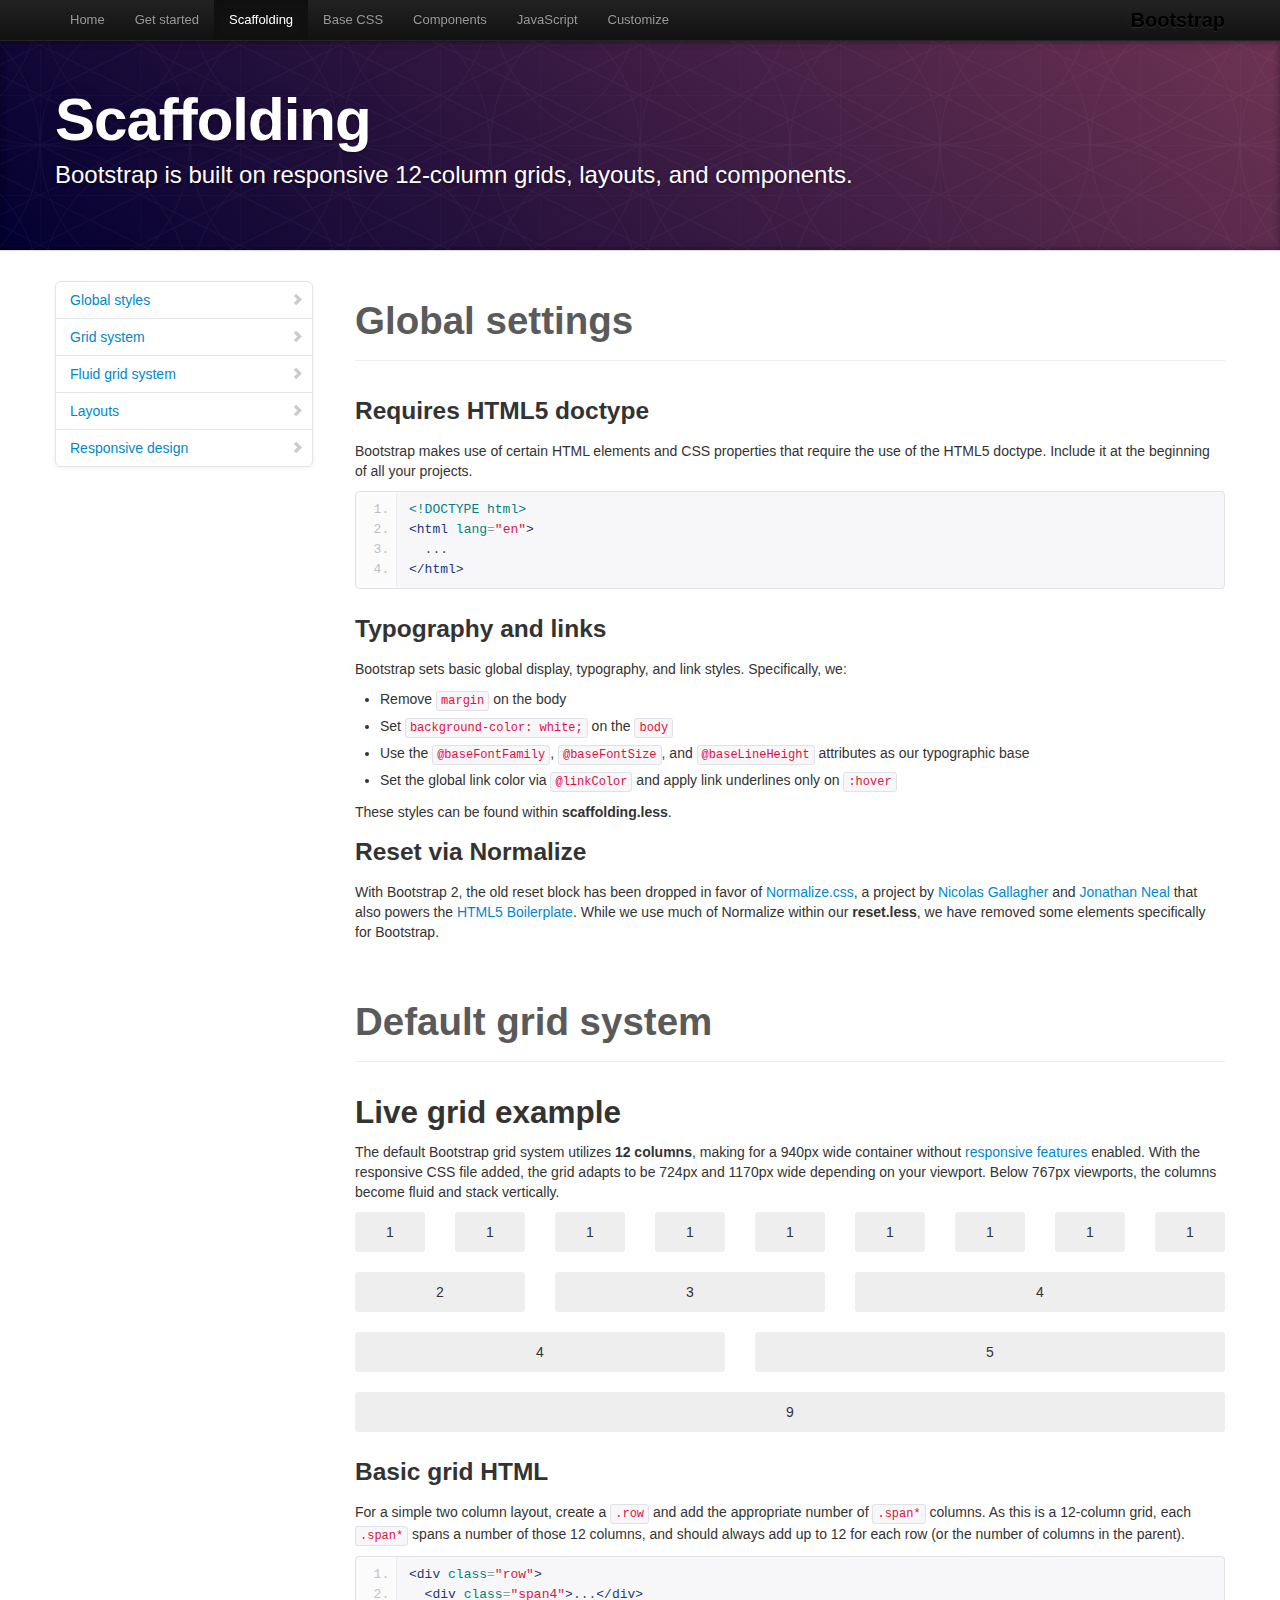
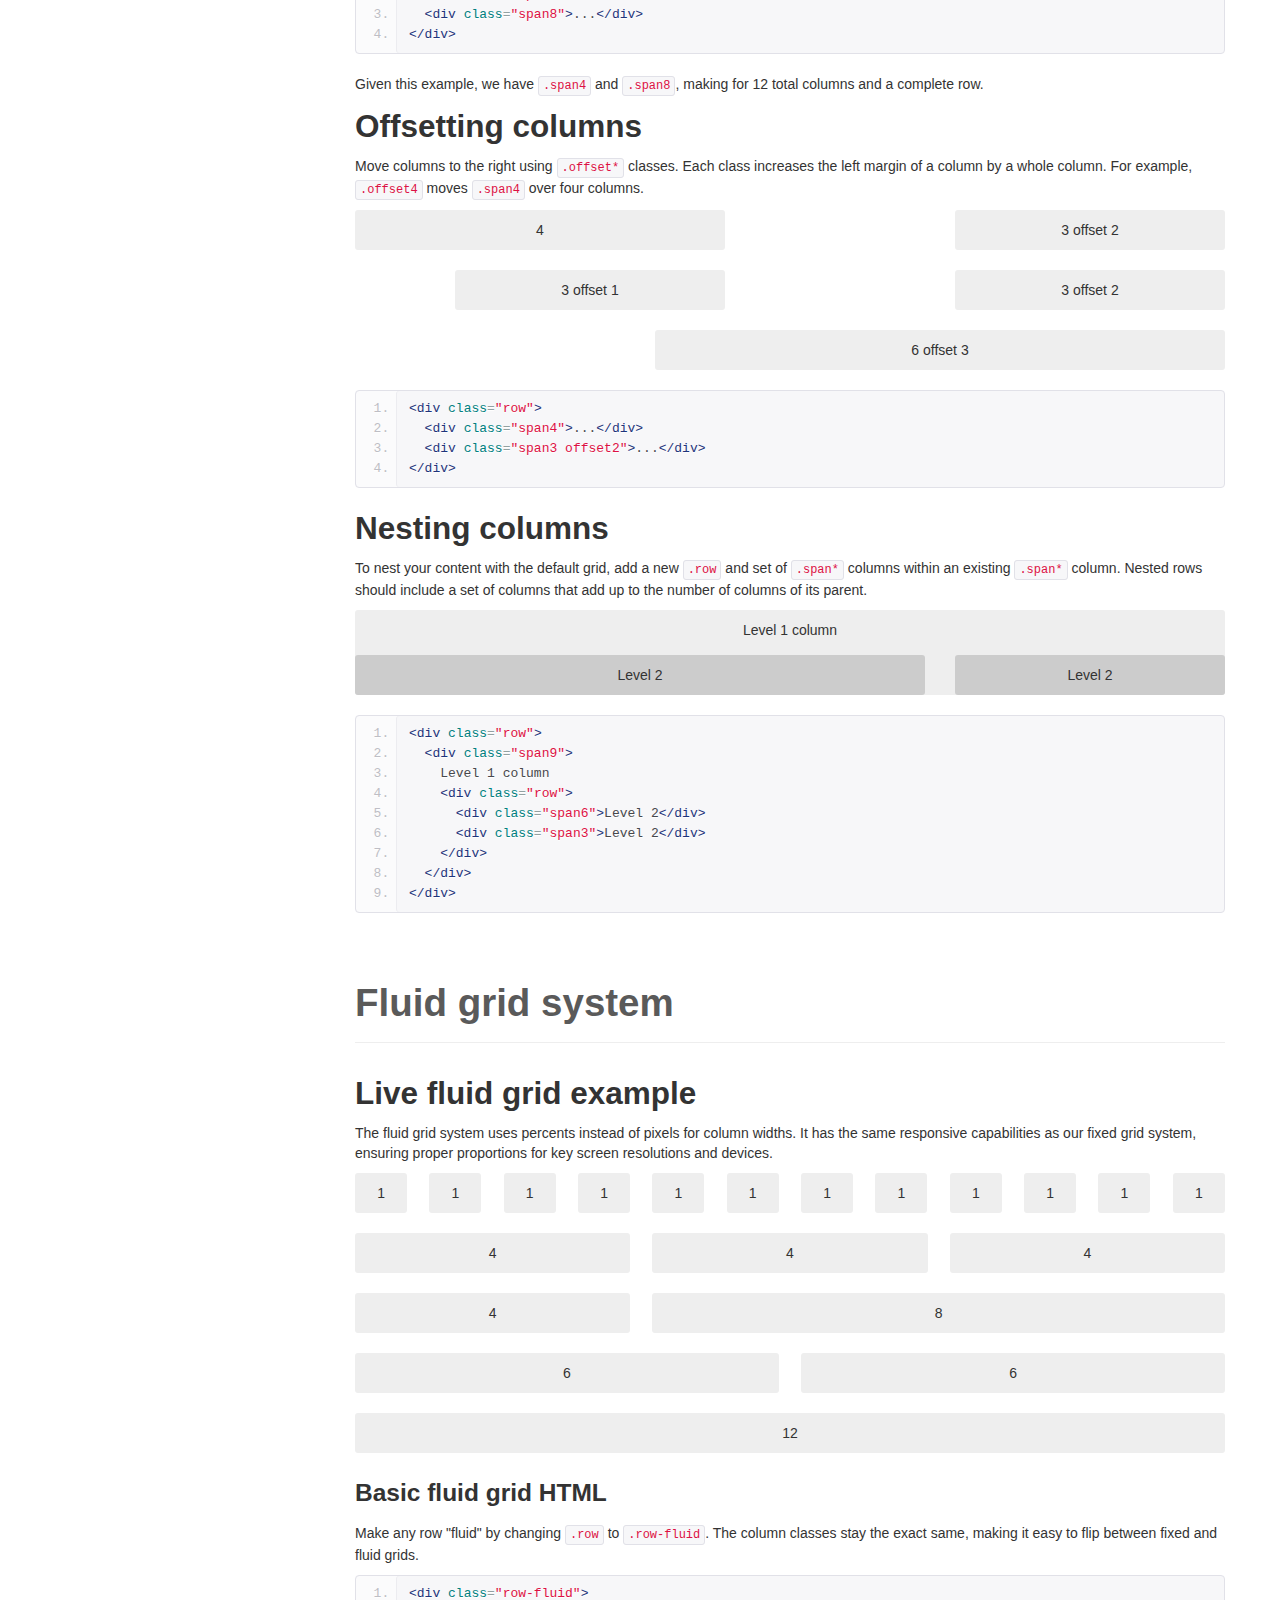
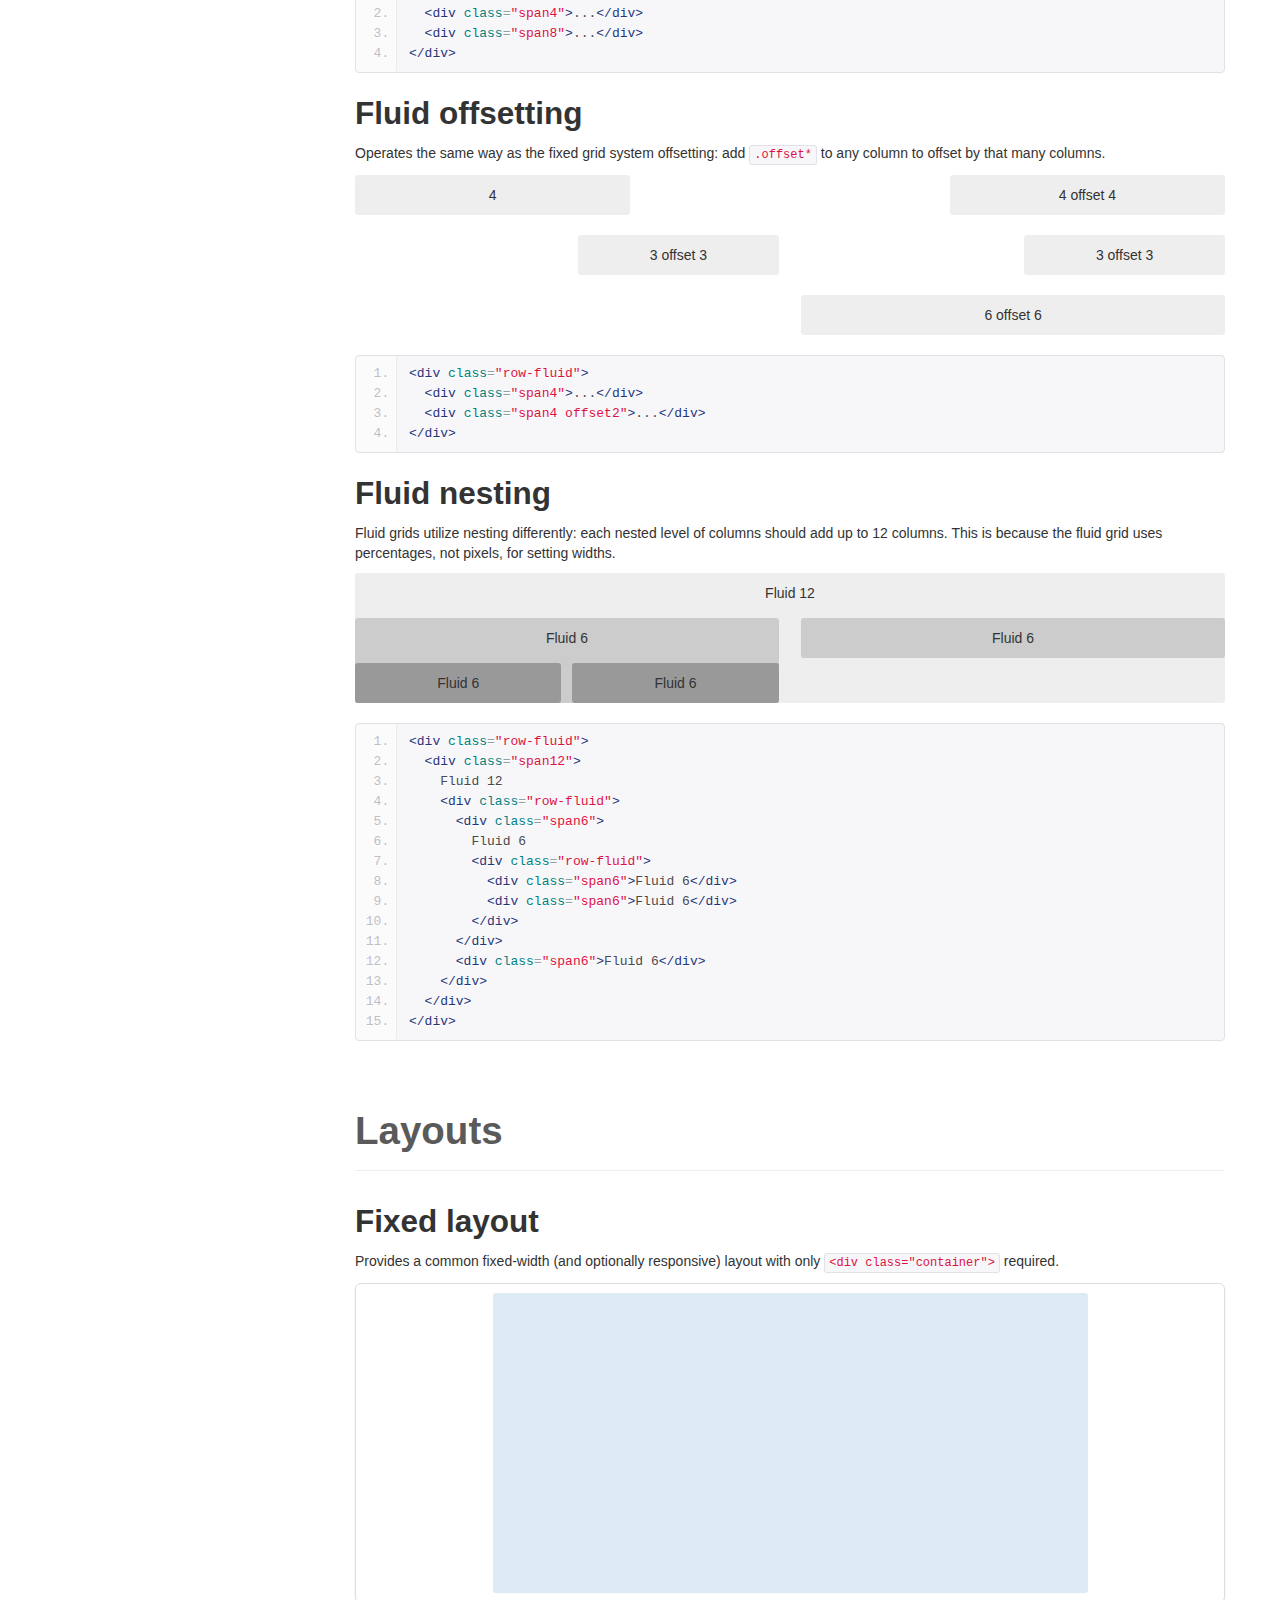
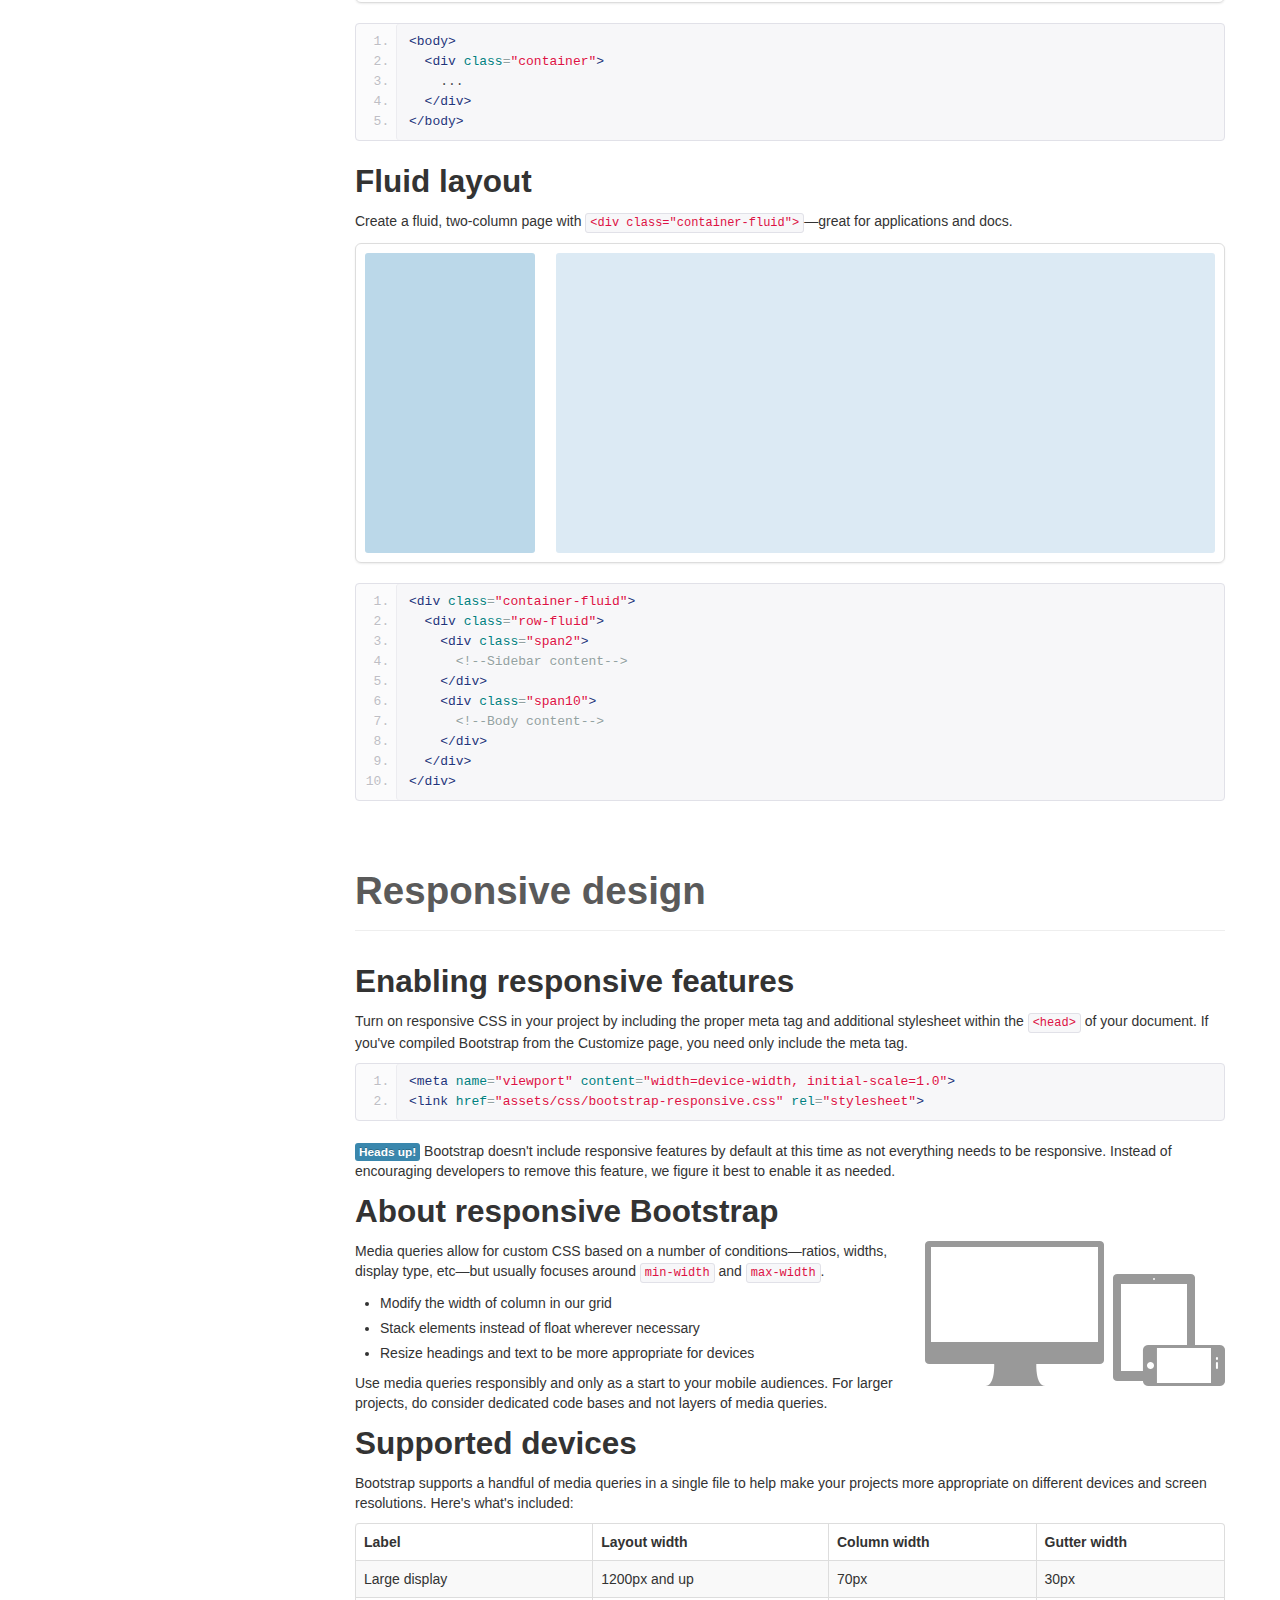
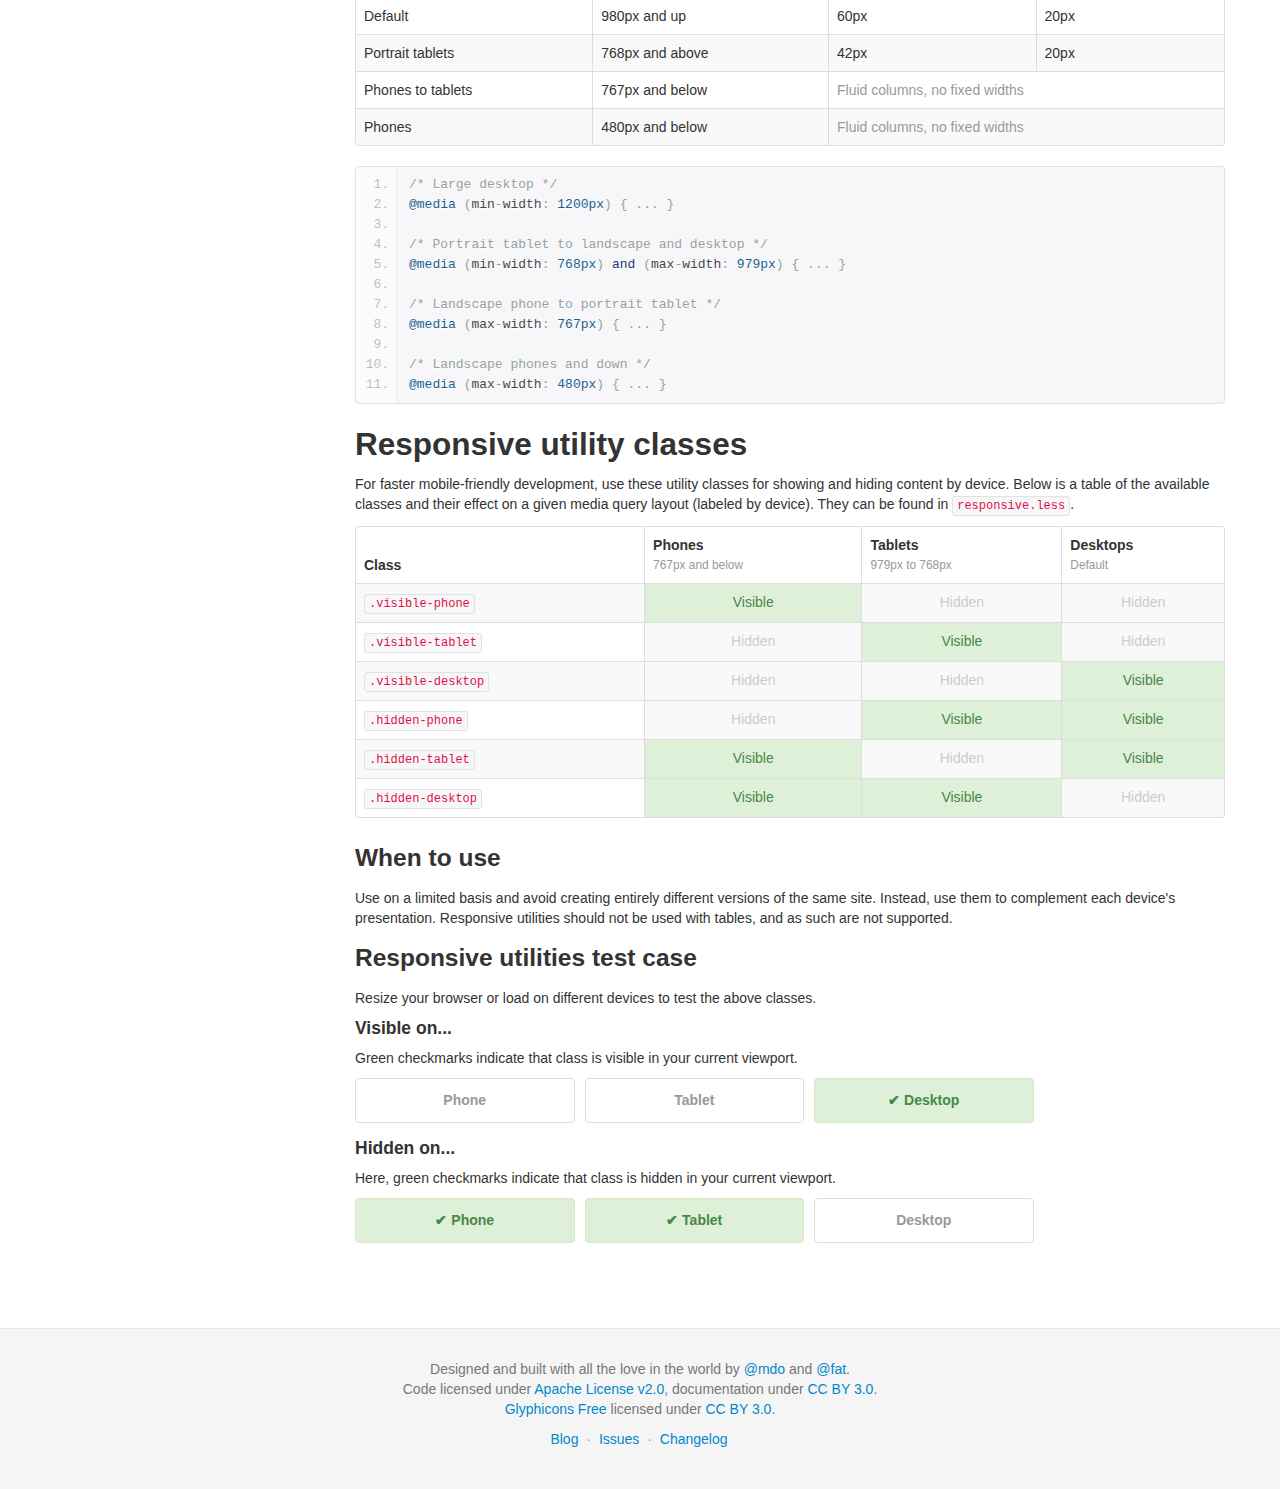
<file: Bootstrap/docs/scaffolding.html>
<!DOCTYPE html>
<html lang="en">
  <head>
    <meta charset="utf-8">
    <title>Scaffolding · Bootstrap</title>
    <meta name="viewport" content="width=device-width, initial-scale=1.0">
    <meta name="description" content="">
    <meta name="author" content="">

    <!-- Le styles -->
    <link href="assets/css/bootstrap.css" rel="stylesheet">
    <link href="assets/css/bootstrap-responsive.css" rel="stylesheet">
    <link href="assets/css/docs.css" rel="stylesheet">
    <link href="assets/js/google-code-prettify/prettify.css" rel="stylesheet">

    <!-- Le HTML5 shim, for IE6-8 support of HTML5 elements -->
    <!--[if lt IE 9]>
      <script src="assets/js/html5shiv.js"></script>
    <![endif]-->

    <!-- Le fav and touch icons -->
    <link rel="apple-touch-icon-precomposed" sizes="144x144" href="assets/ico/apple-touch-icon-144-precomposed.png">
    <link rel="apple-touch-icon-precomposed" sizes="114x114" href="assets/ico/apple-touch-icon-114-precomposed.png">
      <link rel="apple-touch-icon-precomposed" sizes="72x72" href="assets/ico/apple-touch-icon-72-precomposed.png">
                    <link rel="apple-touch-icon-precomposed" href="assets/ico/apple-touch-icon-57-precomposed.png">
                                   <link rel="shortcut icon" href="assets/ico/favicon.png">

    <script type="text/javascript">
      var _gaq = _gaq || [];
      _gaq.push(['_setAccount', 'UA-146052-10']);
      _gaq.push(['_trackPageview']);
      (function() {
        var ga = document.createElement('script'); ga.type = 'text/javascript'; ga.async = true;
        ga.src = ('https:' == document.location.protocol ? 'https://ssl' : 'http://www') + '.google-analytics.com/ga.js';
        var s = document.getElementsByTagName('script')[0]; s.parentNode.insertBefore(ga, s);
      })();
    </script>
  </head>

  <body data-spy="scroll" data-target=".bs-docs-sidebar">

    <!-- Navbar
    ================================================== -->
    <div class="navbar navbar-inverse navbar-fixed-top">
      <div class="navbar-inner">
        <div class="container">
          <button type="button" class="btn btn-navbar" data-toggle="collapse" data-target=".nav-collapse">
            <span class="icon-bar"></span>
            <span class="icon-bar"></span>
            <span class="icon-bar"></span>
          </button>
          <a class="brand" href="./index.html">Bootstrap</a>
          <div class="nav-collapse collapse">
            <ul class="nav">
              <li class="">
                <a href="./index.html">Home</a>
              </li>
              <li class="">
                <a href="./getting-started.html">Get started</a>
              </li>
              <li class="active">
                <a href="./scaffolding.html">Scaffolding</a>
              </li>
              <li class="">
                <a href="./base-css.html">Base CSS</a>
              </li>
              <li class="">
                <a href="./components.html">Components</a>
              </li>
              <li class="">
                <a href="./javascript.html">JavaScript</a>
              </li>
              <li class="">
                <a href="./customize.html">Customize</a>
              </li>
            </ul>
          </div>
        </div>
      </div>
    </div>

<!-- Subhead
================================================== -->
<header class="jumbotron subhead" id="overview">
  <div class="container">
    <h1>Scaffolding</h1>
    <p class="lead">Bootstrap is built on responsive 12-column grids, layouts, and components.</p>
  </div>
</header>

  <div class="container">

    <!-- Docs nav
    ================================================== -->
    <div class="row">
      <div class="span3 bs-docs-sidebar">
        <ul class="nav nav-list bs-docs-sidenav">
          <li><a href="#global"><i class="icon-chevron-right"></i> Global styles</a></li>
          <li><a href="#gridSystem"><i class="icon-chevron-right"></i> Grid system</a></li>
          <li><a href="#fluidGridSystem"><i class="icon-chevron-right"></i> Fluid grid system</a></li>
          <li><a href="#layouts"><i class="icon-chevron-right"></i> Layouts</a></li>
          <li><a href="#responsive"><i class="icon-chevron-right"></i> Responsive design</a></li>
        </ul>
      </div>
      <div class="span9">



        <!-- Global Bootstrap settings
        ================================================== -->
        <section id="global">
          <div class="page-header">
            <h1>Global settings</h1>
          </div>

          <h3>Requires HTML5 doctype</h3>
          <p>Bootstrap makes use of certain HTML elements and CSS properties that require the use of the HTML5 doctype. Include it at the beginning of all your projects.</p>
<pre class="prettyprint linenums">
&lt;!DOCTYPE html&gt;
&lt;html lang="en"&gt;
  ...
&lt;/html&gt;
</pre>

          <h3>Typography and links</h3>
          <p>Bootstrap sets basic global display, typography, and link styles. Specifically, we:</p>
          <ul>
            <li>Remove <code>margin</code> on the body</li>
            <li>Set <code>background-color: white;</code> on the <code>body</code></li>
            <li>Use the <code>@baseFontFamily</code>, <code>@baseFontSize</code>, and <code>@baseLineHeight</code> attributes as our typographic base</li>
            <li>Set the global link color via <code>@linkColor</code> and apply link underlines only on <code>:hover</code></li>
          </ul>
          <p>These styles can be found within <strong>scaffolding.less</strong>.</p>

          <h3>Reset via Normalize</h3>
          <p>With Bootstrap 2, the old reset block has been dropped in favor of <a href="http://necolas.github.com/normalize.css/" target="_blank">Normalize.css</a>, a project by <a href="http://twitter.com/necolas" target="_blank">Nicolas Gallagher</a> and <a href="http://twitter.com/jon_neal" target="_blank">Jonathan Neal</a> that also powers the <a href="http://html5boilerplate.com" target="_blank">HTML5 Boilerplate</a>. While we use much of Normalize within our <strong>reset.less</strong>, we have removed some elements specifically for Bootstrap.</p>

        </section>




        <!-- Grid system
        ================================================== -->
        <section id="gridSystem">
          <div class="page-header">
            <h1>Default grid system</h1>
          </div>

          <h2>Live grid example</h2>
          <p>The default Bootstrap grid system utilizes <strong>12 columns</strong>, making for a 940px wide container without <a href="./scaffolding.html#responsive">responsive features</a> enabled. With the responsive CSS file added, the grid adapts to be 724px and 1170px wide depending on your viewport. Below 767px viewports, the columns become fluid and stack vertically.</p>
          <div class="bs-docs-grid">
            <div class="row show-grid">
              <div class="span1">1</div>
              <div class="span1">1</div>
              <div class="span1">1</div>
              <div class="span1">1</div>
              <div class="span1">1</div>
              <div class="span1">1</div>
              <div class="span1">1</div>
              <div class="span1">1</div>
              <div class="span1">1</div>
            </div>
            <div class="row show-grid">
              <div class="span2">2</div>
              <div class="span3">3</div>
              <div class="span4">4</div>
            </div>
            <div class="row show-grid">
              <div class="span4">4</div>
              <div class="span5">5</div>
            </div>
            <div class="row show-grid">
              <div class="span9">9</div>
            </div>
          </div>

          <h3>Basic grid HTML</h3>
          <p>For a simple two column layout, create a <code>.row</code> and add the appropriate number of <code>.span*</code> columns. As this is a 12-column grid, each <code>.span*</code> spans a number of those 12 columns, and should always add up to 12 for each row (or the number of columns in the parent).</p>
<pre class="prettyprint linenums">
&lt;div class="row"&gt;
  &lt;div class="span4"&gt;...&lt;/div&gt;
  &lt;div class="span8"&gt;...&lt;/div&gt;
&lt;/div&gt;
</pre>
          <p>Given this example, we have <code>.span4</code> and <code>.span8</code>, making for 12 total columns and a complete row.</p>

          <h2>Offsetting columns</h2>
          <p>Move columns to the right using <code>.offset*</code> classes. Each class increases the left margin of a column by a whole column. For example, <code>.offset4</code> moves <code>.span4</code> over four columns.</p>
          <div class="bs-docs-grid">
            <div class="row show-grid">
              <div class="span4">4</div>
              <div class="span3 offset2">3 offset 2</div>
            </div><!-- /row -->
            <div class="row show-grid">
              <div class="span3 offset1">3 offset 1</div>
              <div class="span3 offset2">3 offset 2</div>
            </div><!-- /row -->
            <div class="row show-grid">
              <div class="span6 offset3">6 offset 3</div>
            </div><!-- /row -->
          </div>
<pre class="prettyprint linenums">
&lt;div class="row"&gt;
  &lt;div class="span4"&gt;...&lt;/div&gt;
  &lt;div class="span3 offset2"&gt;...&lt;/div&gt;
&lt;/div&gt;
</pre>

          <h2>Nesting columns</h2>
          <p>To nest your content with the default grid, add a new <code>.row</code> and set of <code>.span*</code> columns within an existing <code>.span*</code> column. Nested rows should include a set of columns that add up to the number of columns of its parent.</p>
          <div class="row show-grid">
            <div class="span9">
              Level 1 column
              <div class="row show-grid">
                <div class="span6">
                  Level 2
                </div>
                <div class="span3">
                  Level 2
                </div>
              </div>
            </div>
          </div>
<pre class="prettyprint linenums">
&lt;div class="row"&gt;
  &lt;div class="span9"&gt;
    Level 1 column
    &lt;div class="row"&gt;
      &lt;div class="span6"&gt;Level 2&lt;/div&gt;
      &lt;div class="span3"&gt;Level 2&lt;/div&gt;
    &lt;/div&gt;
  &lt;/div&gt;
&lt;/div&gt;
</pre>
        </section>



        <!-- Fluid grid system
        ================================================== -->
        <section id="fluidGridSystem">
          <div class="page-header">
            <h1>Fluid grid system</h1>
          </div>

          <h2>Live fluid grid example</h2>
          <p>The fluid grid system uses percents instead of pixels for column widths. It has the same responsive capabilities as our fixed grid system, ensuring proper proportions for key screen resolutions and devices.</p>
          <div class="bs-docs-grid">
            <div class="row-fluid show-grid">
              <div class="span1">1</div>
              <div class="span1">1</div>
              <div class="span1">1</div>
              <div class="span1">1</div>
              <div class="span1">1</div>
              <div class="span1">1</div>
              <div class="span1">1</div>
              <div class="span1">1</div>
              <div class="span1">1</div>
              <div class="span1">1</div>
              <div class="span1">1</div>
              <div class="span1">1</div>
            </div>
            <div class="row-fluid show-grid">
              <div class="span4">4</div>
              <div class="span4">4</div>
              <div class="span4">4</div>
            </div>
            <div class="row-fluid show-grid">
              <div class="span4">4</div>
              <div class="span8">8</div>
            </div>
            <div class="row-fluid show-grid">
              <div class="span6">6</div>
              <div class="span6">6</div>
            </div>
            <div class="row-fluid show-grid">
              <div class="span12">12</div>
            </div>
          </div>

          <h3>Basic fluid grid HTML</h3>
          <p>Make any row "fluid" by changing <code>.row</code> to <code>.row-fluid</code>. The column classes stay the exact same, making it easy to flip between fixed and fluid grids.</p>
<pre class="prettyprint linenums">
&lt;div class="row-fluid"&gt;
  &lt;div class="span4"&gt;...&lt;/div&gt;
  &lt;div class="span8"&gt;...&lt;/div&gt;
&lt;/div&gt;
</pre>

          <h2>Fluid offsetting</h2>
          <p>Operates the same way as the fixed grid system offsetting: add <code>.offset*</code> to any column to offset by that many columns.</p>
          <div class="bs-docs-grid">
            <div class="row-fluid show-grid">
              <div class="span4">4</div>
              <div class="span4 offset4">4 offset 4</div>
            </div><!-- /row -->
            <div class="row-fluid show-grid">
              <div class="span3 offset3">3 offset 3</div>
              <div class="span3 offset3">3 offset 3</div>
            </div><!-- /row -->
            <div class="row-fluid show-grid">
              <div class="span6 offset6">6 offset 6</div>
            </div><!-- /row -->
          </div>
<pre class="prettyprint linenums">
&lt;div class="row-fluid"&gt;
  &lt;div class="span4"&gt;...&lt;/div&gt;
  &lt;div class="span4 offset2"&gt;...&lt;/div&gt;
&lt;/div&gt;
</pre>

          <h2>Fluid nesting</h2>
          <p>Fluid grids utilize nesting differently: each nested level of columns should add up to 12 columns. This is because the fluid grid uses percentages, not pixels, for setting widths.</p>
          <div class="row-fluid show-grid">
            <div class="span12">
              Fluid 12
              <div class="row-fluid show-grid">
                <div class="span6">
                  Fluid 6
                  <div class="row-fluid show-grid">
                    <div class="span6">
                      Fluid 6
                    </div>
                    <div class="span6">
                      Fluid 6
                    </div>
                  </div>
                </div>
                <div class="span6">
                  Fluid 6
                </div>
              </div>
            </div>
          </div>
<pre class="prettyprint linenums">
&lt;div class="row-fluid"&gt;
  &lt;div class="span12"&gt;
    Fluid 12
    &lt;div class="row-fluid"&gt;
      &lt;div class="span6"&gt;
        Fluid 6
        &lt;div class="row-fluid"&gt;
          &lt;div class="span6"&gt;Fluid 6&lt;/div&gt;
          &lt;div class="span6"&gt;Fluid 6&lt;/div&gt;
        &lt;/div&gt;
      &lt;/div&gt;
      &lt;div class="span6"&gt;Fluid 6&lt;/div&gt;
    &lt;/div&gt;
  &lt;/div&gt;
&lt;/div&gt;
</pre>

        </section>




        <!-- Layouts (Default and fluid)
        ================================================== -->
        <section id="layouts">
          <div class="page-header">
            <h1>Layouts</h1>
          </div>

          <h2>Fixed layout</h2>
          <p>Provides a common fixed-width (and optionally responsive) layout with only <code>&lt;div class="container"&gt;</code> required.</p>
          <div class="mini-layout">
            <div class="mini-layout-body"></div>
          </div>
<pre class="prettyprint linenums">
&lt;body&gt;
  &lt;div class="container"&gt;
    ...
  &lt;/div&gt;
&lt;/body&gt;
</pre>

          <h2>Fluid layout</h2>
          <p>Create a fluid, two-column page with <code>&lt;div class="container-fluid"&gt;</code>&mdash;great for applications and docs.</p>
          <div class="mini-layout fluid">
            <div class="mini-layout-sidebar"></div>
            <div class="mini-layout-body"></div>
          </div>
<pre class="prettyprint linenums">
&lt;div class="container-fluid"&gt;
  &lt;div class="row-fluid"&gt;
    &lt;div class="span2"&gt;
      &lt;!--Sidebar content--&gt;
    &lt;/div&gt;
    &lt;div class="span10"&gt;
      &lt;!--Body content--&gt;
    &lt;/div&gt;
  &lt;/div&gt;
&lt;/div&gt;
</pre>
        </section>




        <!-- Responsive design
        ================================================== -->
        <section id="responsive">
          <div class="page-header">
            <h1>Responsive design</h1>
          </div>

          <h2>Enabling responsive features</h2>
          <p>Turn on responsive CSS in your project by including the proper meta tag and additional stylesheet within the <code>&lt;head&gt;</code> of your document. If you've compiled Bootstrap from the Customize page, you need only include the meta tag.</p>
<pre class="prettyprint linenums">
&lt;meta name="viewport" content="width=device-width, initial-scale=1.0"&gt;
&lt;link href="assets/css/bootstrap-responsive.css" rel="stylesheet"&gt;
</pre>
          <p><span class="label label-info">Heads up!</span>  Bootstrap doesn't include responsive features by default at this time as not everything needs to be responsive. Instead of encouraging developers to remove this feature, we figure it best to enable it as needed.</p>

          <h2>About responsive Bootstrap</h2>
          <img src="assets/img/responsive-illustrations.png" alt="Responsive devices" style="float: right; margin: 0 0 20px 20px;">
          <p>Media queries allow for custom CSS based on a number of conditions&mdash;ratios, widths, display type, etc&mdash;but usually focuses around <code>min-width</code> and <code>max-width</code>.</p>
          <ul>
            <li>Modify the width of column in our grid</li>
            <li>Stack elements instead of float wherever necessary</li>
            <li>Resize headings and text to be more appropriate for devices</li>
          </ul>
          <p>Use media queries responsibly and only as a start to your mobile audiences. For larger projects, do consider dedicated code bases and not layers of media queries.</p>

          <h2>Supported devices</h2>
          <p>Bootstrap supports a handful of media queries in a single file to help make your projects more appropriate on different devices and screen resolutions. Here's what's included:</p>
          <table class="table table-bordered table-striped">
            <thead>
              <tr>
                <th>Label</th>
                <th>Layout width</th>
                <th>Column width</th>
                <th>Gutter width</th>
              </tr>
            </thead>
            <tbody>
              <tr>
                <td>Large display</td>
                <td>1200px and up</td>
                <td>70px</td>
                <td>30px</td>
              </tr>
              <tr>
                <td>Default</td>
                <td>980px and up</td>
                <td>60px</td>
                <td>20px</td>
              </tr>
              <tr>
                <td>Portrait tablets</td>
                <td>768px and above</td>
                <td>42px</td>
                <td>20px</td>
              </tr>
              <tr>
                <td>Phones to tablets</td>
                <td>767px and below</td>
                <td class="muted" colspan="2">Fluid columns, no fixed widths</td>
              </tr>
              <tr>
                <td>Phones</td>
                <td>480px and below</td>
                <td class="muted" colspan="2">Fluid columns, no fixed widths</td>
              </tr>
            </tbody>
          </table>
<pre class="prettyprint linenums">
/* Large desktop */
@media (min-width: 1200px) { ... }

/* Portrait tablet to landscape and desktop */
@media (min-width: 768px) and (max-width: 979px) { ... }

/* Landscape phone to portrait tablet */
@media (max-width: 767px) { ... }

/* Landscape phones and down */
@media (max-width: 480px) { ... }
</pre>


          <h2>Responsive utility classes</h2>
          <p>For faster mobile-friendly development, use these utility classes for showing and hiding content by device. Below is a table of the available classes and their effect on a given media query layout (labeled by device). They can be found in <code>responsive.less</code>.</p>
          <table class="table table-bordered table-striped responsive-utilities">
            <thead>
              <tr>
                <th>Class</th>
                <th>Phones <small>767px and below</small></th>
                <th>Tablets <small>979px to 768px</small></th>
                <th>Desktops <small>Default</small></th>
              </tr>
            </thead>
            <tbody>
              <tr>
                <th><code>.visible-phone</code></th>
                <td class="is-visible">Visible</td>
                <td class="is-hidden">Hidden</td>
                <td class="is-hidden">Hidden</td>
              </tr>
              <tr>
                <th><code>.visible-tablet</code></th>
                <td class="is-hidden">Hidden</td>
                <td class="is-visible">Visible</td>
                <td class="is-hidden">Hidden</td>
              </tr>
              <tr>
                <th><code>.visible-desktop</code></th>
                <td class="is-hidden">Hidden</td>
                <td class="is-hidden">Hidden</td>
                <td class="is-visible">Visible</td>
              </tr>
              <tr>
                <th><code>.hidden-phone</code></th>
                <td class="is-hidden">Hidden</td>
                <td class="is-visible">Visible</td>
                <td class="is-visible">Visible</td>
              </tr>
              <tr>
                <th><code>.hidden-tablet</code></th>
                <td class="is-visible">Visible</td>
                <td class="is-hidden">Hidden</td>
                <td class="is-visible">Visible</td>
              </tr>
              <tr>
                <th><code>.hidden-desktop</code></th>
                <td class="is-visible">Visible</td>
                <td class="is-visible">Visible</td>
                <td class="is-hidden">Hidden</td>
              </tr>
            </tbody>
          </table>

          <h3>When to use</h3>
          <p>Use on a limited basis and avoid creating entirely different versions of the same site. Instead, use them to complement each device's presentation. Responsive utilities should not be used with tables, and as such are not supported.</p>

          <h3>Responsive utilities test case</h3>
          <p>Resize your browser or load on different devices to test the above classes.</p>
          <h4>Visible on...</h4>
          <p>Green checkmarks indicate that class is visible in your current viewport.</p>
          <ul class="responsive-utilities-test">
            <li>Phone<span class="visible-phone">&#10004; Phone</span></li>
            <li>Tablet<span class="visible-tablet">&#10004; Tablet</span></li>
            <li>Desktop<span class="visible-desktop">&#10004; Desktop</span></li>
          </ul>
          <h4>Hidden on...</h4>
          <p>Here, green checkmarks indicate that class is hidden in your current viewport.</p>
          <ul class="responsive-utilities-test hidden-on">
            <li>Phone<span class="hidden-phone">&#10004; Phone</span></li>
            <li>Tablet<span class="hidden-tablet">&#10004; Tablet</span></li>
            <li>Desktop<span class="hidden-desktop">&#10004; Desktop</span></li>
          </ul>

        </section>



      </div>
    </div>

  </div>



    <!-- Footer
    ================================================== -->
    <footer class="footer">
      <div class="container">
        <p>Designed and built with all the love in the world by <a href="http://twitter.com/mdo" target="_blank">@mdo</a> and <a href="http://twitter.com/fat" target="_blank">@fat</a>.</p>
        <p>Code licensed under <a href="http://www.apache.org/licenses/LICENSE-2.0" target="_blank">Apache License v2.0</a>, documentation under <a href="http://creativecommons.org/licenses/by/3.0/">CC BY 3.0</a>.</p>
        <p><a href="http://glyphicons.com">Glyphicons Free</a> licensed under <a href="http://creativecommons.org/licenses/by/3.0/">CC BY 3.0</a>.</p>
        <ul class="footer-links">
          <li><a href="http://blog.getbootstrap.com">Blog</a></li>
          <li class="muted">&middot;</li>
          <li><a href="https://github.com/twitter/bootstrap/issues?state=open">Issues</a></li>
          <li class="muted">&middot;</li>
          <li><a href="https://github.com/twitter/bootstrap/blob/master/CHANGELOG.md">Changelog</a></li>
        </ul>
      </div>
    </footer>



    <!-- Le javascript
    ================================================== -->
    <!-- Placed at the end of the document so the pages load faster -->
    <script type="text/javascript" src="http://platform.twitter.com/widgets.js"></script>
    <script src="assets/js/jquery.js"></script>
    <script src="assets/js/bootstrap-transition.js"></script>
    <script src="assets/js/bootstrap-alert.js"></script>
    <script src="assets/js/bootstrap-modal.js"></script>
    <script src="assets/js/bootstrap-dropdown.js"></script>
    <script src="assets/js/bootstrap-scrollspy.js"></script>
    <script src="assets/js/bootstrap-tab.js"></script>
    <script src="assets/js/bootstrap-tooltip.js"></script>
    <script src="assets/js/bootstrap-popover.js"></script>
    <script src="assets/js/bootstrap-button.js"></script>
    <script src="assets/js/bootstrap-collapse.js"></script>
    <script src="assets/js/bootstrap-carousel.js"></script>
    <script src="assets/js/bootstrap-typeahead.js"></script>
    <script src="assets/js/bootstrap-affix.js"></script>

    <script src="assets/js/holder/holder.js"></script>
    <script src="assets/js/google-code-prettify/prettify.js"></script>

    <script src="assets/js/application.js"></script>


    <!-- Analytics
    ================================================== -->
    <script>
      var _gauges = _gauges || [];
      (function() {
        var t   = document.createElement('script');
        t.type  = 'text/javascript';
        t.async = true;
        t.id    = 'gauges-tracker';
        t.setAttribute('data-site-id', '4f0dc9fef5a1f55508000013');
        t.src = '//secure.gaug.es/track.js';
        var s = document.getElementsByTagName('script')[0];
        s.parentNode.insertBefore(t, s);
      })();
    </script>

  </body>
</html>
</file>
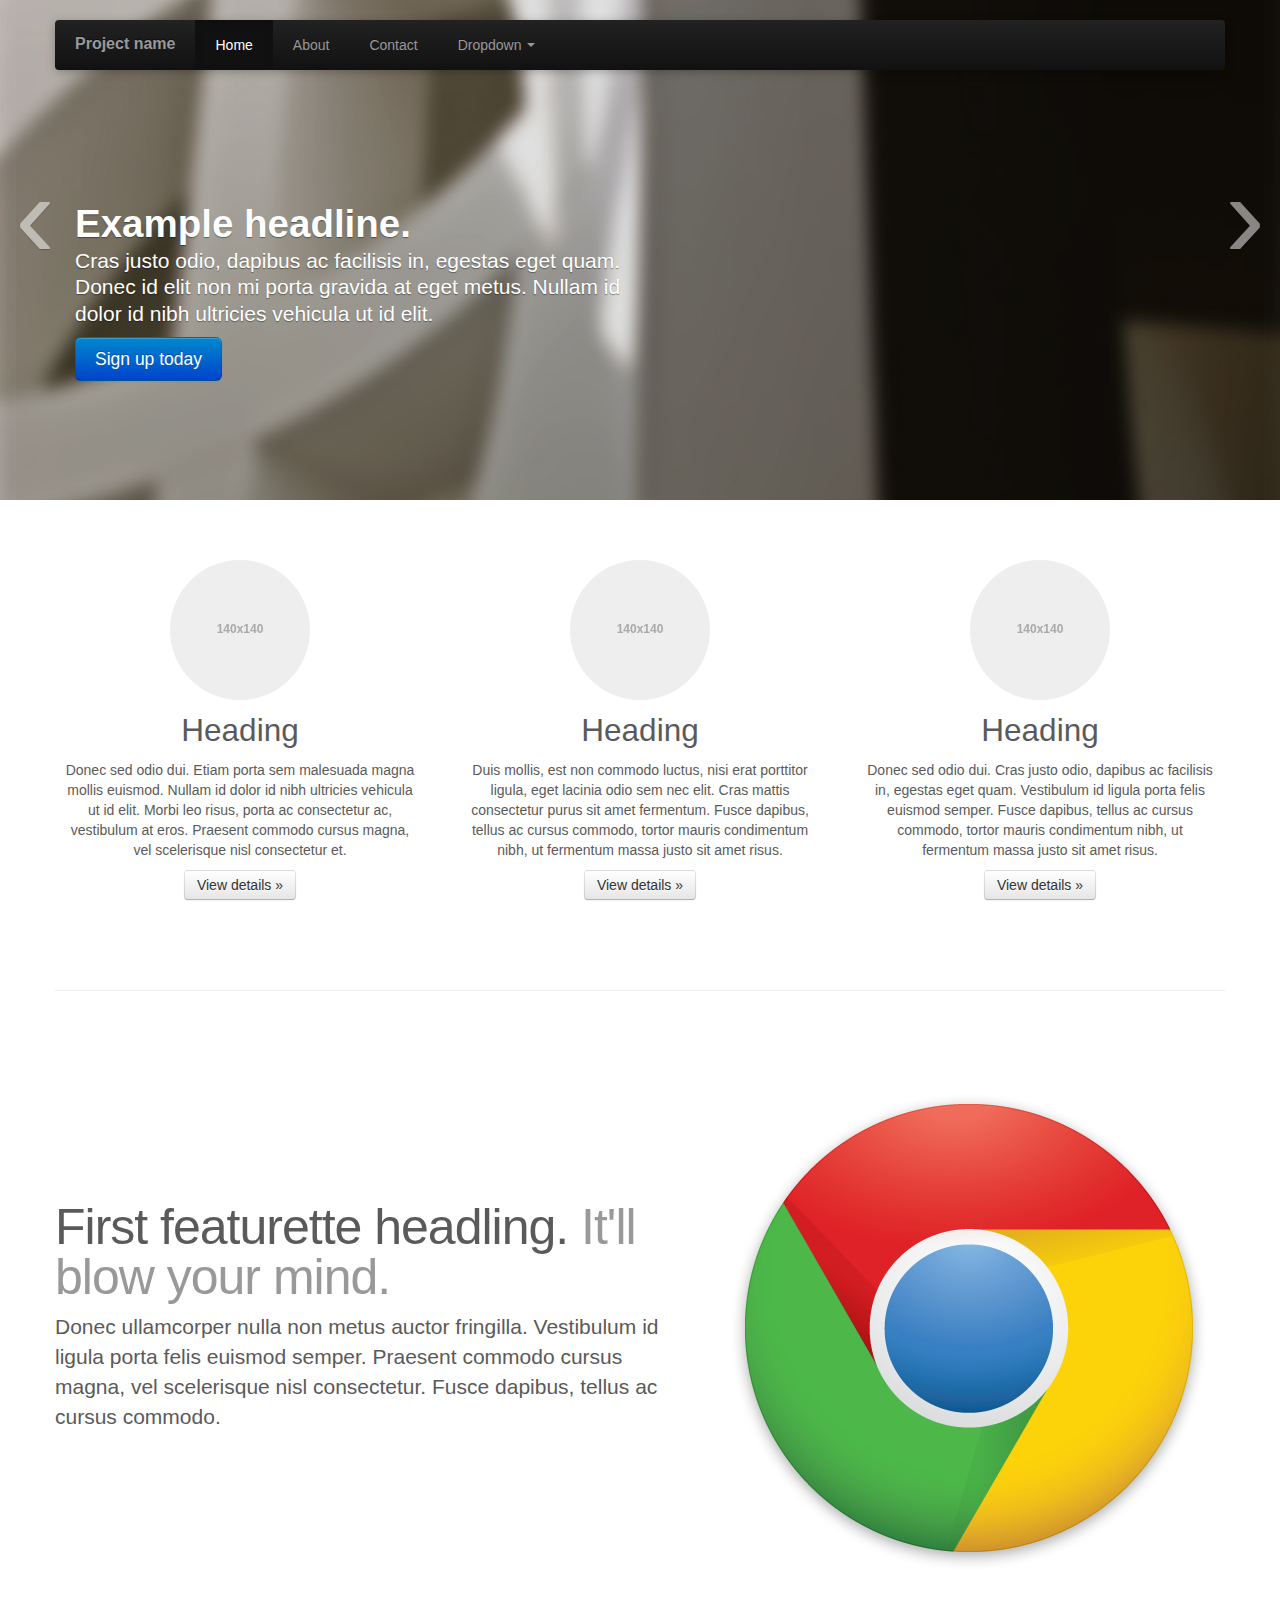
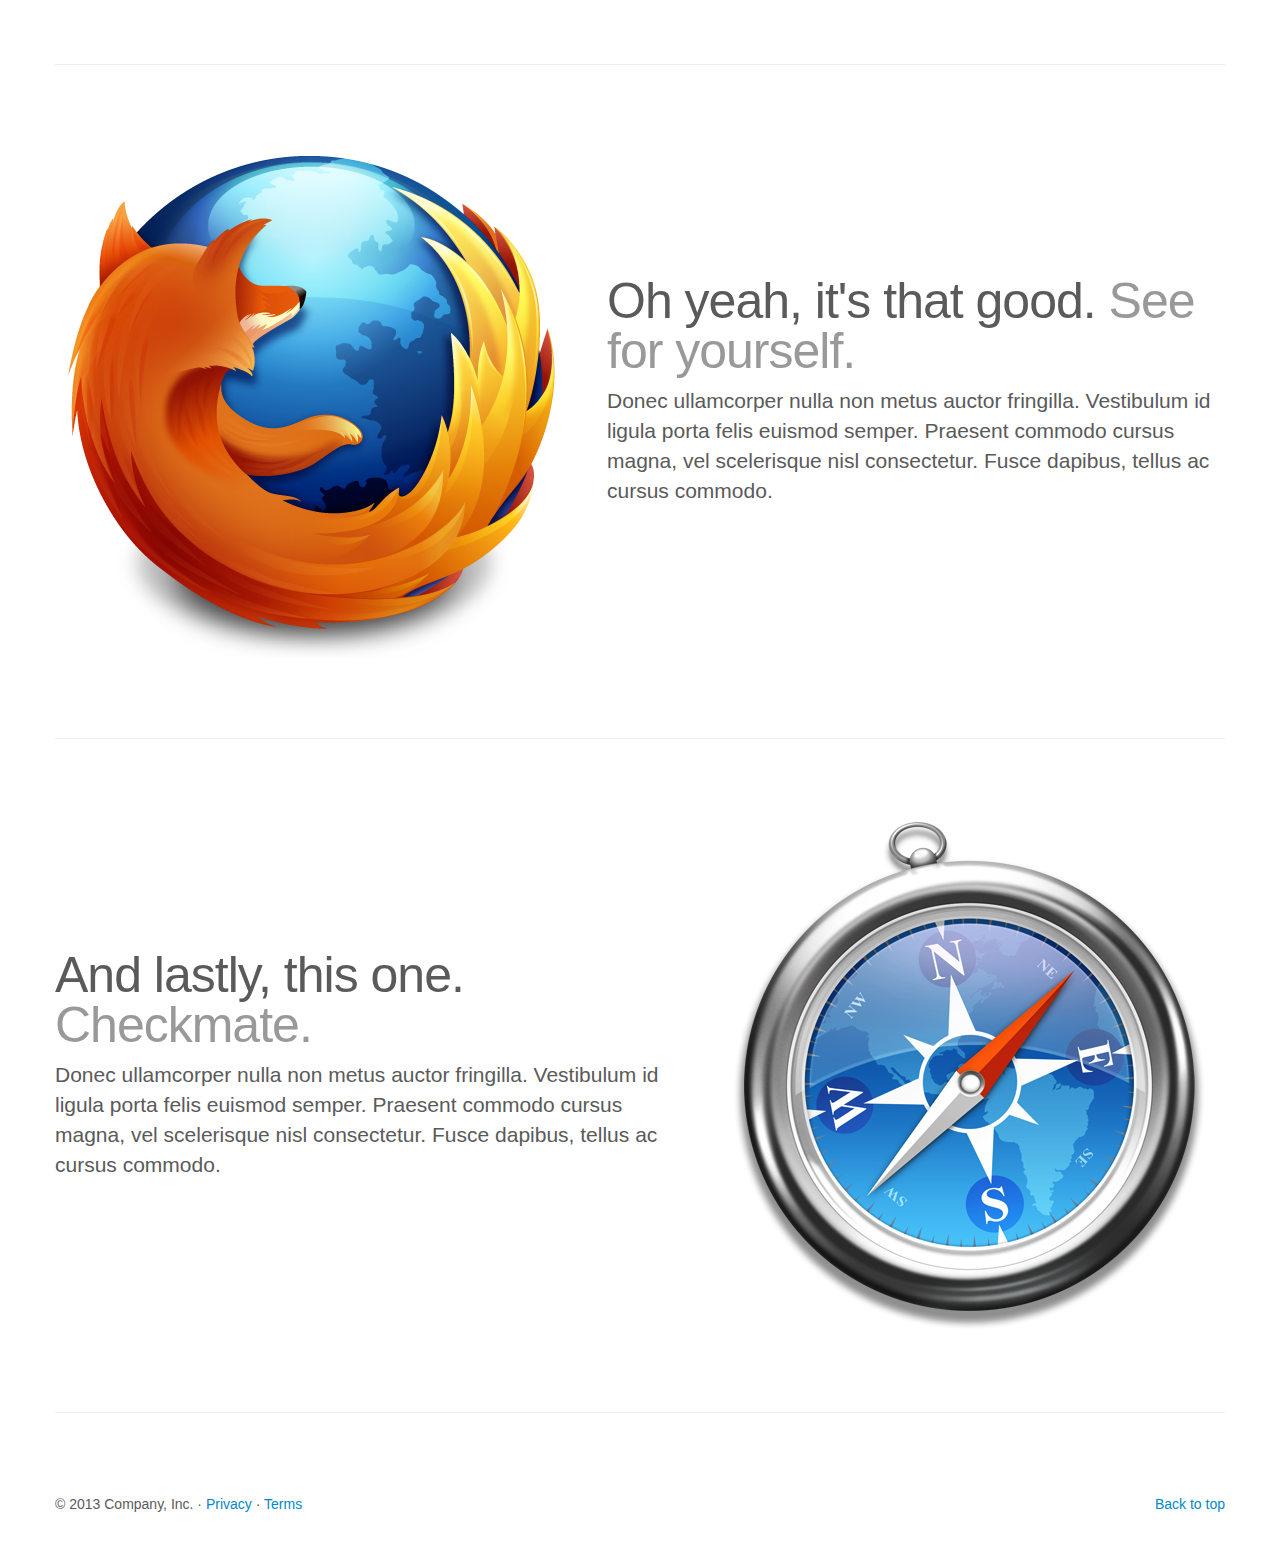
<file: Bootstrap/docs/examples/carousel.html>
<!DOCTYPE html>
<html lang="en">
  <head>
    <meta charset="utf-8">
    <title>Carousel Template &middot; Bootstrap</title>
    <meta name="viewport" content="width=device-width, initial-scale=1.0">
    <meta name="description" content="">
    <meta name="author" content="">

    <!-- Le styles -->
    <link href="../assets/css/bootstrap.css" rel="stylesheet">
    <link href="../assets/css/bootstrap-responsive.css" rel="stylesheet">
    <style>

    /* GLOBAL STYLES
    -------------------------------------------------- */
    /* Padding below the footer and lighter body text */

    body {
      padding-bottom: 40px;
      color: #5a5a5a;
    }



    /* CUSTOMIZE THE NAVBAR
    -------------------------------------------------- */

    /* Special class on .container surrounding .navbar, used for positioning it into place. */
    .navbar-wrapper {
      position: absolute;
      top: 0;
      left: 0;
      right: 0;
      z-index: 10;
      margin-top: 20px;
      margin-bottom: -90px; /* Negative margin to pull up carousel. 90px is roughly margins and height of navbar. */
    }
    .navbar-wrapper .navbar {

    }

    /* Remove border and change up box shadow for more contrast */
    .navbar .navbar-inner {
      border: 0;
      -webkit-box-shadow: 0 2px 10px rgba(0,0,0,.25);
         -moz-box-shadow: 0 2px 10px rgba(0,0,0,.25);
              box-shadow: 0 2px 10px rgba(0,0,0,.25);
    }

    /* Downsize the brand/project name a bit */
    .navbar .brand {
      padding: 14px 20px 16px; /* Increase vertical padding to match navbar links */
      font-size: 16px;
      font-weight: bold;
      text-shadow: 0 -1px 0 rgba(0,0,0,.5);
    }

    /* Navbar links: increase padding for taller navbar */
    .navbar .nav > li > a {
      padding: 15px 20px;
    }

    /* Offset the responsive button for proper vertical alignment */
    .navbar .btn-navbar {
      margin-top: 10px;
    }



    /* CUSTOMIZE THE CAROUSEL
    -------------------------------------------------- */

    /* Carousel base class */
    .carousel {
      margin-bottom: 60px;
    }

    .carousel .container {
      position: relative;
      z-index: 9;
    }

    .carousel-control {
      height: 80px;
      margin-top: 0;
      font-size: 120px;
      text-shadow: 0 1px 1px rgba(0,0,0,.4);
      background-color: transparent;
      border: 0;
      z-index: 10;
    }

    .carousel .item {
      height: 500px;
    }
    .carousel img {
      position: absolute;
      top: 0;
      left: 0;
      min-width: 100%;
      height: 500px;
    }

    .carousel-caption {
      background-color: transparent;
      position: static;
      max-width: 550px;
      padding: 0 20px;
      margin-top: 200px;
    }
    .carousel-caption h1,
    .carousel-caption .lead {
      margin: 0;
      line-height: 1.25;
      color: #fff;
      text-shadow: 0 1px 1px rgba(0,0,0,.4);
    }
    .carousel-caption .btn {
      margin-top: 10px;
    }



    /* MARKETING CONTENT
    -------------------------------------------------- */

    /* Center align the text within the three columns below the carousel */
    .marketing .span4 {
      text-align: center;
    }
    .marketing h2 {
      font-weight: normal;
    }
    .marketing .span4 p {
      margin-left: 10px;
      margin-right: 10px;
    }


    /* Featurettes
    ------------------------- */

    .featurette-divider {
      margin: 80px 0; /* Space out the Bootstrap <hr> more */
    }
    .featurette {
      padding-top: 120px; /* Vertically center images part 1: add padding above and below text. */
      overflow: hidden; /* Vertically center images part 2: clear their floats. */
    }
    .featurette-image {
      margin-top: -120px; /* Vertically center images part 3: negative margin up the image the same amount of the padding to center it. */
    }

    /* Give some space on the sides of the floated elements so text doesn't run right into it. */
    .featurette-image.pull-left {
      margin-right: 40px;
    }
    .featurette-image.pull-right {
      margin-left: 40px;
    }

    /* Thin out the marketing headings */
    .featurette-heading {
      font-size: 50px;
      font-weight: 300;
      line-height: 1;
      letter-spacing: -1px;
    }



    /* RESPONSIVE CSS
    -------------------------------------------------- */

    @media (max-width: 979px) {

      .container.navbar-wrapper {
        margin-bottom: 0;
        width: auto;
      }
      .navbar-inner {
        border-radius: 0;
        margin: -20px 0;
      }

      .carousel .item {
        height: 500px;
      }
      .carousel img {
        width: auto;
        height: 500px;
      }

      .featurette {
        height: auto;
        padding: 0;
      }
      .featurette-image.pull-left,
      .featurette-image.pull-right {
        display: block;
        float: none;
        max-width: 40%;
        margin: 0 auto 20px;
      }
    }


    @media (max-width: 767px) {

      .navbar-inner {
        margin: -20px;
      }

      .carousel {
        margin-left: -20px;
        margin-right: -20px;
      }
      .carousel .container {

      }
      .carousel .item {
        height: 300px;
      }
      .carousel img {
        height: 300px;
      }
      .carousel-caption {
        width: 65%;
        padding: 0 70px;
        margin-top: 100px;
      }
      .carousel-caption h1 {
        font-size: 30px;
      }
      .carousel-caption .lead,
      .carousel-caption .btn {
        font-size: 18px;
      }

      .marketing .span4 + .span4 {
        margin-top: 40px;
      }

      .featurette-heading {
        font-size: 30px;
      }
      .featurette .lead {
        font-size: 18px;
        line-height: 1.5;
      }

    }
    </style>

    <!-- HTML5 shim, for IE6-8 support of HTML5 elements -->
    <!--[if lt IE 9]>
      <script src="../assets/js/html5shiv.js"></script>
    <![endif]-->

    <!-- Fav and touch icons -->
    <link rel="apple-touch-icon-precomposed" sizes="144x144" href="../assets/ico/apple-touch-icon-144-precomposed.png">
    <link rel="apple-touch-icon-precomposed" sizes="114x114" href="../assets/ico/apple-touch-icon-114-precomposed.png">
      <link rel="apple-touch-icon-precomposed" sizes="72x72" href="../assets/ico/apple-touch-icon-72-precomposed.png">
                    <link rel="apple-touch-icon-precomposed" href="../assets/ico/apple-touch-icon-57-precomposed.png">
                                   <link rel="shortcut icon" href="../assets/ico/favicon.png">
  </head>

  <body>



    <!-- NAVBAR
    ================================================== -->
    <div class="navbar-wrapper">
      <!-- Wrap the .navbar in .container to center it within the absolutely positioned parent. -->
      <div class="container">

        <div class="navbar navbar-inverse">
          <div class="navbar-inner">
            <!-- Responsive Navbar Part 1: Button for triggering responsive navbar (not covered in tutorial). Include responsive CSS to utilize. -->
            <button type="button" class="btn btn-navbar" data-toggle="collapse" data-target=".nav-collapse">
              <span class="icon-bar"></span>
              <span class="icon-bar"></span>
              <span class="icon-bar"></span>
            </button>
            <a class="brand" href="#">Project name</a>
            <!-- Responsive Navbar Part 2: Place all navbar contents you want collapsed withing .navbar-collapse.collapse. -->
            <div class="nav-collapse collapse">
              <ul class="nav">
                <li class="active"><a href="#">Home</a></li>
                <li><a href="#about">About</a></li>
                <li><a href="#contact">Contact</a></li>
                <!-- Read about Bootstrap dropdowns at http://twitter.github.com/bootstrap/javascript.html#dropdowns -->
                <li class="dropdown">
                  <a href="#" class="dropdown-toggle" data-toggle="dropdown">Dropdown <b class="caret"></b></a>
                  <ul class="dropdown-menu">
                    <li><a href="#">Action</a></li>
                    <li><a href="#">Another action</a></li>
                    <li><a href="#">Something else here</a></li>
                    <li class="divider"></li>
                    <li class="nav-header">Nav header</li>
                    <li><a href="#">Separated link</a></li>
                    <li><a href="#">One more separated link</a></li>
                  </ul>
                </li>
              </ul>
            </div><!--/.nav-collapse -->
          </div><!-- /.navbar-inner -->
        </div><!-- /.navbar -->

      </div> <!-- /.container -->
    </div><!-- /.navbar-wrapper -->



    <!-- Carousel
    ================================================== -->
    <div id="myCarousel" class="carousel slide">
      <div class="carousel-inner">
        <div class="item active">
          <img src="../assets/img/examples/slide-01.jpg" alt="">
          <div class="container">
            <div class="carousel-caption">
              <h1>Example headline.</h1>
              <p class="lead">Cras justo odio, dapibus ac facilisis in, egestas eget quam. Donec id elit non mi porta gravida at eget metus. Nullam id dolor id nibh ultricies vehicula ut id elit.</p>
              <a class="btn btn-large btn-primary" href="#">Sign up today</a>
            </div>
          </div>
        </div>
        <div class="item">
          <img src="../assets/img/examples/slide-02.jpg" alt="">
          <div class="container">
            <div class="carousel-caption">
              <h1>Another example headline.</h1>
              <p class="lead">Cras justo odio, dapibus ac facilisis in, egestas eget quam. Donec id elit non mi porta gravida at eget metus. Nullam id dolor id nibh ultricies vehicula ut id elit.</p>
              <a class="btn btn-large btn-primary" href="#">Learn more</a>
            </div>
          </div>
        </div>
        <div class="item">
          <img src="../assets/img/examples/slide-03.jpg" alt="">
          <div class="container">
            <div class="carousel-caption">
              <h1>One more for good measure.</h1>
              <p class="lead">Cras justo odio, dapibus ac facilisis in, egestas eget quam. Donec id elit non mi porta gravida at eget metus. Nullam id dolor id nibh ultricies vehicula ut id elit.</p>
              <a class="btn btn-large btn-primary" href="#">Browse gallery</a>
            </div>
          </div>
        </div>
      </div>
      <a class="left carousel-control" href="#myCarousel" data-slide="prev">&lsaquo;</a>
      <a class="right carousel-control" href="#myCarousel" data-slide="next">&rsaquo;</a>
    </div><!-- /.carousel -->



    <!-- Marketing messaging and featurettes
    ================================================== -->
    <!-- Wrap the rest of the page in another container to center all the content. -->

    <div class="container marketing">

      <!-- Three columns of text below the carousel -->
      <div class="row">
        <div class="span4">
          <img class="img-circle" data-src="holder.js/140x140">
          <h2>Heading</h2>
          <p>Donec sed odio dui. Etiam porta sem malesuada magna mollis euismod. Nullam id dolor id nibh ultricies vehicula ut id elit. Morbi leo risus, porta ac consectetur ac, vestibulum at eros. Praesent commodo cursus magna, vel scelerisque nisl consectetur et.</p>
          <p><a class="btn" href="#">View details &raquo;</a></p>
        </div><!-- /.span4 -->
        <div class="span4">
          <img class="img-circle" data-src="holder.js/140x140">
          <h2>Heading</h2>
          <p>Duis mollis, est non commodo luctus, nisi erat porttitor ligula, eget lacinia odio sem nec elit. Cras mattis consectetur purus sit amet fermentum. Fusce dapibus, tellus ac cursus commodo, tortor mauris condimentum nibh, ut fermentum massa justo sit amet risus.</p>
          <p><a class="btn" href="#">View details &raquo;</a></p>
        </div><!-- /.span4 -->
        <div class="span4">
          <img class="img-circle" data-src="holder.js/140x140">
          <h2>Heading</h2>
          <p>Donec sed odio dui. Cras justo odio, dapibus ac facilisis in, egestas eget quam. Vestibulum id ligula porta felis euismod semper. Fusce dapibus, tellus ac cursus commodo, tortor mauris condimentum nibh, ut fermentum massa justo sit amet risus.</p>
          <p><a class="btn" href="#">View details &raquo;</a></p>
        </div><!-- /.span4 -->
      </div><!-- /.row -->


      <!-- START THE FEATURETTES -->

      <hr class="featurette-divider">

      <div class="featurette">
        <img class="featurette-image pull-right" src="../assets/img/examples/browser-icon-chrome.png">
        <h2 class="featurette-heading">First featurette headling. <span class="muted">It'll blow your mind.</span></h2>
        <p class="lead">Donec ullamcorper nulla non metus auctor fringilla. Vestibulum id ligula porta felis euismod semper. Praesent commodo cursus magna, vel scelerisque nisl consectetur. Fusce dapibus, tellus ac cursus commodo.</p>
      </div>

      <hr class="featurette-divider">

      <div class="featurette">
        <img class="featurette-image pull-left" src="../assets/img/examples/browser-icon-firefox.png">
        <h2 class="featurette-heading">Oh yeah, it's that good. <span class="muted">See for yourself.</span></h2>
        <p class="lead">Donec ullamcorper nulla non metus auctor fringilla. Vestibulum id ligula porta felis euismod semper. Praesent commodo cursus magna, vel scelerisque nisl consectetur. Fusce dapibus, tellus ac cursus commodo.</p>
      </div>

      <hr class="featurette-divider">

      <div class="featurette">
        <img class="featurette-image pull-right" src="../assets/img/examples/browser-icon-safari.png">
        <h2 class="featurette-heading">And lastly, this one. <span class="muted">Checkmate.</span></h2>
        <p class="lead">Donec ullamcorper nulla non metus auctor fringilla. Vestibulum id ligula porta felis euismod semper. Praesent commodo cursus magna, vel scelerisque nisl consectetur. Fusce dapibus, tellus ac cursus commodo.</p>
      </div>

      <hr class="featurette-divider">

      <!-- /END THE FEATURETTES -->


      <!-- FOOTER -->
      <footer>
        <p class="pull-right"><a href="#">Back to top</a></p>
        <p>&copy; 2013 Company, Inc. &middot; <a href="#">Privacy</a> &middot; <a href="#">Terms</a></p>
      </footer>

    </div><!-- /.container -->



    <!-- Le javascript
    ================================================== -->
    <!-- Placed at the end of the document so the pages load faster -->
    <script src="../assets/js/jquery.js"></script>
    <script src="../assets/js/bootstrap-transition.js"></script>
    <script src="../assets/js/bootstrap-alert.js"></script>
    <script src="../assets/js/bootstrap-modal.js"></script>
    <script src="../assets/js/bootstrap-dropdown.js"></script>
    <script src="../assets/js/bootstrap-scrollspy.js"></script>
    <script src="../assets/js/bootstrap-tab.js"></script>
    <script src="../assets/js/bootstrap-tooltip.js"></script>
    <script src="../assets/js/bootstrap-popover.js"></script>
    <script src="../assets/js/bootstrap-button.js"></script>
    <script src="../assets/js/bootstrap-collapse.js"></script>
    <script src="../assets/js/bootstrap-carousel.js"></script>
    <script src="../assets/js/bootstrap-typeahead.js"></script>
    <script>
      !function ($) {
        $(function(){
          // carousel demo
          $('#myCarousel').carousel()
        })
      }(window.jQuery)
    </script>
    <script src="../assets/js/holder/holder.js"></script>
  </body>
</html>
</file>
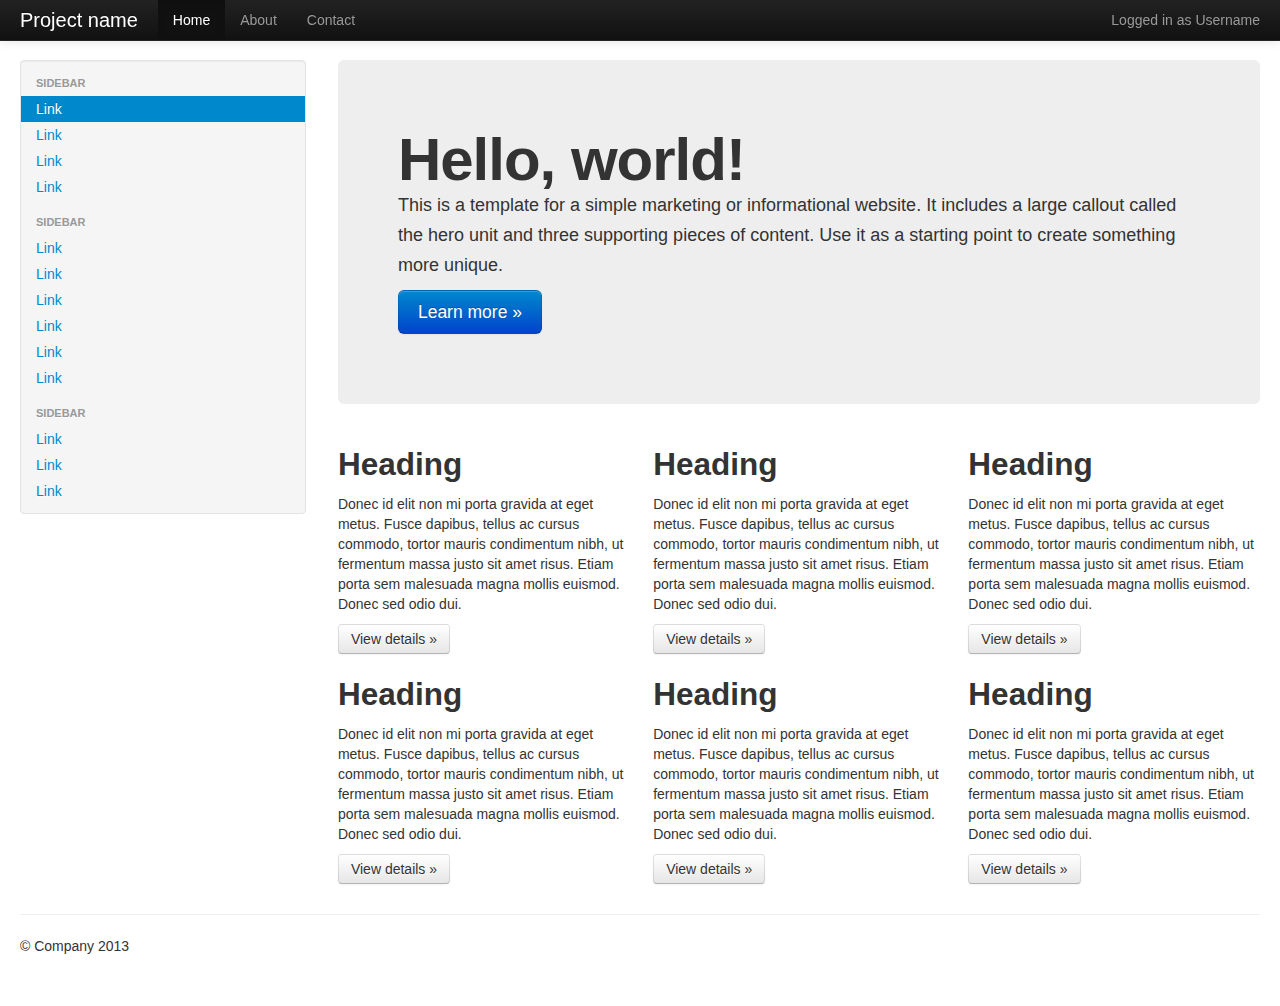
<file: Bootstrap/docs/examples/fluid.html>
<!DOCTYPE html>
<html lang="en">
  <head>
    <meta charset="utf-8">
    <title>Bootstrap, from Twitter</title>
    <meta name="viewport" content="width=device-width, initial-scale=1.0">
    <meta name="description" content="">
    <meta name="author" content="">

    <!-- Le styles -->
    <link href="../assets/css/bootstrap.css" rel="stylesheet">
    <style type="text/css">
      body {
        padding-top: 60px;
        padding-bottom: 40px;
      }
      .sidebar-nav {
        padding: 9px 0;
      }

      @media (max-width: 980px) {
        /* Enable use of floated navbar text */
        .navbar-text.pull-right {
          float: none;
          padding-left: 5px;
          padding-right: 5px;
        }
      }
    </style>
    <link href="../assets/css/bootstrap-responsive.css" rel="stylesheet">

    <!-- HTML5 shim, for IE6-8 support of HTML5 elements -->
    <!--[if lt IE 9]>
      <script src="../assets/js/html5shiv.js"></script>
    <![endif]-->

    <!-- Fav and touch icons -->
    <link rel="apple-touch-icon-precomposed" sizes="144x144" href="../assets/ico/apple-touch-icon-144-precomposed.png">
    <link rel="apple-touch-icon-precomposed" sizes="114x114" href="../assets/ico/apple-touch-icon-114-precomposed.png">
      <link rel="apple-touch-icon-precomposed" sizes="72x72" href="../assets/ico/apple-touch-icon-72-precomposed.png">
                    <link rel="apple-touch-icon-precomposed" href="../assets/ico/apple-touch-icon-57-precomposed.png">
                                   <link rel="shortcut icon" href="../assets/ico/favicon.png">
  </head>

  <body>

    <div class="navbar navbar-inverse navbar-fixed-top">
      <div class="navbar-inner">
        <div class="container-fluid">
          <button type="button" class="btn btn-navbar" data-toggle="collapse" data-target=".nav-collapse">
            <span class="icon-bar"></span>
            <span class="icon-bar"></span>
            <span class="icon-bar"></span>
          </button>
          <a class="brand" href="#">Project name</a>
          <div class="nav-collapse collapse">
            <p class="navbar-text pull-right">
              Logged in as <a href="#" class="navbar-link">Username</a>
            </p>
            <ul class="nav">
              <li class="active"><a href="#">Home</a></li>
              <li><a href="#about">About</a></li>
              <li><a href="#contact">Contact</a></li>
            </ul>
          </div><!--/.nav-collapse -->
        </div>
      </div>
    </div>

    <div class="container-fluid">
      <div class="row-fluid">
        <div class="span3">
          <div class="well sidebar-nav">
            <ul class="nav nav-list">
              <li class="nav-header">Sidebar</li>
              <li class="active"><a href="#">Link</a></li>
              <li><a href="#">Link</a></li>
              <li><a href="#">Link</a></li>
              <li><a href="#">Link</a></li>
              <li class="nav-header">Sidebar</li>
              <li><a href="#">Link</a></li>
              <li><a href="#">Link</a></li>
              <li><a href="#">Link</a></li>
              <li><a href="#">Link</a></li>
              <li><a href="#">Link</a></li>
              <li><a href="#">Link</a></li>
              <li class="nav-header">Sidebar</li>
              <li><a href="#">Link</a></li>
              <li><a href="#">Link</a></li>
              <li><a href="#">Link</a></li>
            </ul>
          </div><!--/.well -->
        </div><!--/span-->
        <div class="span9">
          <div class="hero-unit">
            <h1>Hello, world!</h1>
            <p>This is a template for a simple marketing or informational website. It includes a large callout called the hero unit and three supporting pieces of content. Use it as a starting point to create something more unique.</p>
            <p><a href="#" class="btn btn-primary btn-large">Learn more &raquo;</a></p>
          </div>
          <div class="row-fluid">
            <div class="span4">
              <h2>Heading</h2>
              <p>Donec id elit non mi porta gravida at eget metus. Fusce dapibus, tellus ac cursus commodo, tortor mauris condimentum nibh, ut fermentum massa justo sit amet risus. Etiam porta sem malesuada magna mollis euismod. Donec sed odio dui. </p>
              <p><a class="btn" href="#">View details &raquo;</a></p>
            </div><!--/span-->
            <div class="span4">
              <h2>Heading</h2>
              <p>Donec id elit non mi porta gravida at eget metus. Fusce dapibus, tellus ac cursus commodo, tortor mauris condimentum nibh, ut fermentum massa justo sit amet risus. Etiam porta sem malesuada magna mollis euismod. Donec sed odio dui. </p>
              <p><a class="btn" href="#">View details &raquo;</a></p>
            </div><!--/span-->
            <div class="span4">
              <h2>Heading</h2>
              <p>Donec id elit non mi porta gravida at eget metus. Fusce dapibus, tellus ac cursus commodo, tortor mauris condimentum nibh, ut fermentum massa justo sit amet risus. Etiam porta sem malesuada magna mollis euismod. Donec sed odio dui. </p>
              <p><a class="btn" href="#">View details &raquo;</a></p>
            </div><!--/span-->
          </div><!--/row-->
          <div class="row-fluid">
            <div class="span4">
              <h2>Heading</h2>
              <p>Donec id elit non mi porta gravida at eget metus. Fusce dapibus, tellus ac cursus commodo, tortor mauris condimentum nibh, ut fermentum massa justo sit amet risus. Etiam porta sem malesuada magna mollis euismod. Donec sed odio dui. </p>
              <p><a class="btn" href="#">View details &raquo;</a></p>
            </div><!--/span-->
            <div class="span4">
              <h2>Heading</h2>
              <p>Donec id elit non mi porta gravida at eget metus. Fusce dapibus, tellus ac cursus commodo, tortor mauris condimentum nibh, ut fermentum massa justo sit amet risus. Etiam porta sem malesuada magna mollis euismod. Donec sed odio dui. </p>
              <p><a class="btn" href="#">View details &raquo;</a></p>
            </div><!--/span-->
            <div class="span4">
              <h2>Heading</h2>
              <p>Donec id elit non mi porta gravida at eget metus. Fusce dapibus, tellus ac cursus commodo, tortor mauris condimentum nibh, ut fermentum massa justo sit amet risus. Etiam porta sem malesuada magna mollis euismod. Donec sed odio dui. </p>
              <p><a class="btn" href="#">View details &raquo;</a></p>
            </div><!--/span-->
          </div><!--/row-->
        </div><!--/span-->
      </div><!--/row-->

      <hr>

      <footer>
        <p>&copy; Company 2013</p>
      </footer>

    </div><!--/.fluid-container-->

    <!-- Le javascript
    ================================================== -->
    <!-- Placed at the end of the document so the pages load faster -->
    <script src="../assets/js/jquery.js"></script>
    <script src="../assets/js/bootstrap-transition.js"></script>
    <script src="../assets/js/bootstrap-alert.js"></script>
    <script src="../assets/js/bootstrap-modal.js"></script>
    <script src="../assets/js/bootstrap-dropdown.js"></script>
    <script src="../assets/js/bootstrap-scrollspy.js"></script>
    <script src="../assets/js/bootstrap-tab.js"></script>
    <script src="../assets/js/bootstrap-tooltip.js"></script>
    <script src="../assets/js/bootstrap-popover.js"></script>
    <script src="../assets/js/bootstrap-button.js"></script>
    <script src="../assets/js/bootstrap-collapse.js"></script>
    <script src="../assets/js/bootstrap-carousel.js"></script>
    <script src="../assets/js/bootstrap-typeahead.js"></script>

  </body>
</html>
</file>
<file: Bootstrap/docs/assets/js/google-code-prettify/prettify.css>
.com { color: #93a1a1; }
.lit { color: #195f91; }
.pun, .opn, .clo { color: #93a1a1; }
.fun { color: #dc322f; }
.str, .atv { color: #D14; }
.kwd, .prettyprint .tag { color: #1e347b; }
.typ, .atn, .dec, .var { color: teal; }
.pln { color: #48484c; }

.prettyprint {
  padding: 8px;
  background-color: #f7f7f9;
  border: 1px solid #e1e1e8;
}
.prettyprint.linenums {
  -webkit-box-shadow: inset 40px 0 0 #fbfbfc, inset 41px 0 0 #ececf0;
     -moz-box-shadow: inset 40px 0 0 #fbfbfc, inset 41px 0 0 #ececf0;
          box-shadow: inset 40px 0 0 #fbfbfc, inset 41px 0 0 #ececf0;
}

/* Specify class=linenums on a pre to get line numbering */
ol.linenums {
  margin: 0 0 0 33px; /* IE indents via margin-left */
}
ol.linenums li {
  padding-left: 12px;
  color: #bebec5;
  line-height: 20px;
  text-shadow: 0 1px 0 #fff;
}
</file>
<file: Bootstrap/docs/assets/css/docs.css>
/* Add additional stylesheets below
-------------------------------------------------- */
/*
  Bootstrap's documentation styles
  Special styles for presenting Bootstrap's documentation and examples
*/



/* Body and structure
-------------------------------------------------- */

body {
  position: relative;
  padding-top: 40px;
}

/* Code in headings */
h3 code {
  font-size: 14px;
  font-weight: normal;
}



/* Tweak navbar brand link to be super sleek
-------------------------------------------------- */

body > .navbar {
  font-size: 13px;
}

/* Change the docs' brand */
body > .navbar .brand {
  padding-right: 0;
  padding-left: 0;
  margin-left: 20px;
  float: right;
  font-weight: bold;
  color: #000;
  text-shadow: 0 1px 0 rgba(255,255,255,.1), 0 0 30px rgba(255,255,255,.125);
  -webkit-transition: all .2s linear;
     -moz-transition: all .2s linear;
          transition: all .2s linear;
}
body > .navbar .brand:hover {
  text-decoration: none;
  text-shadow: 0 1px 0 rgba(255,255,255,.1), 0 0 30px rgba(255,255,255,.4);
}


/* Sections
-------------------------------------------------- */

/* padding for in-page bookmarks and fixed navbar */
section {
  padding-top: 30px;
}
section > .page-header,
section > .lead {
  color: #5a5a5a;
}
section > ul li {
  margin-bottom: 5px;
}

/* Separators (hr) */
.bs-docs-separator {
  margin: 40px 0 39px;
}

/* Faded out hr */
hr.soften {
  height: 1px;
  margin: 70px 0;
  background-image: -webkit-linear-gradient(left, rgba(0,0,0,0), rgba(0,0,0,.1), rgba(0,0,0,0));
  background-image:    -moz-linear-gradient(left, rgba(0,0,0,0), rgba(0,0,0,.1), rgba(0,0,0,0));
  background-image:     -ms-linear-gradient(left, rgba(0,0,0,0), rgba(0,0,0,.1), rgba(0,0,0,0));
  background-image:      -o-linear-gradient(left, rgba(0,0,0,0), rgba(0,0,0,.1), rgba(0,0,0,0));
  border: 0;
}



/* Jumbotrons
-------------------------------------------------- */

/* Base class
------------------------- */
.jumbotron {
  position: relative;
  padding: 40px 0;
  color: #fff;
  text-align: center;
  text-shadow: 0 1px 3px rgba(0,0,0,.4), 0 0 30px rgba(0,0,0,.075);
  background: #020031; /* Old browsers */
  background: -moz-linear-gradient(45deg,  #020031 0%, #6d3353 100%); /* FF3.6+ */
  background: -webkit-gradient(linear, left bottom, right top, color-stop(0%,#020031), color-stop(100%,#6d3353)); /* Chrome,Safari4+ */
  background: -webkit-linear-gradient(45deg,  #020031 0%,#6d3353 100%); /* Chrome10+,Safari5.1+ */
  background: -o-linear-gradient(45deg,  #020031 0%,#6d3353 100%); /* Opera 11.10+ */
  background: -ms-linear-gradient(45deg,  #020031 0%,#6d3353 100%); /* IE10+ */
  background: linear-gradient(45deg,  #020031 0%,#6d3353 100%); /* W3C */
  filter: progid:DXImageTransform.Microsoft.gradient( startColorstr='#020031', endColorstr='#6d3353',GradientType=1 ); /* IE6-9 fallback on horizontal gradient */
  -webkit-box-shadow: inset 0 3px 7px rgba(0,0,0,.2), inset 0 -3px 7px rgba(0,0,0,.2);
     -moz-box-shadow: inset 0 3px 7px rgba(0,0,0,.2), inset 0 -3px 7px rgba(0,0,0,.2);
          box-shadow: inset 0 3px 7px rgba(0,0,0,.2), inset 0 -3px 7px rgba(0,0,0,.2);
}
.jumbotron h1 {
  font-size: 80px;
  font-weight: bold;
  letter-spacing: -1px;
  line-height: 1;
}
.jumbotron p {
  font-size: 24px;
  font-weight: 300;
  line-height: 1.25;
  margin-bottom: 30px;
}

/* Link styles (used on .masthead-links as well) */
.jumbotron a {
  color: #fff;
  color: rgba(255,255,255,.5);
  -webkit-transition: all .2s ease-in-out;
     -moz-transition: all .2s ease-in-out;
          transition: all .2s ease-in-out;
}
.jumbotron a:hover {
  color: #fff;
  text-shadow: 0 0 10px rgba(255,255,255,.25);
}

/* Download button */
.masthead .btn {
  padding: 19px 24px;
  font-size: 24px;
  font-weight: 200;
  color: #fff; /* redeclare to override the `.jumbotron a` */
  border: 0;
  -webkit-border-radius: 6px;
     -moz-border-radius: 6px;
          border-radius: 6px;
  -webkit-box-shadow: inset 0 1px 0 rgba(255,255,255,.1), 0 1px 5px rgba(0,0,0,.25);
     -moz-box-shadow: inset 0 1px 0 rgba(255,255,255,.1), 0 1px 5px rgba(0,0,0,.25);
          box-shadow: inset 0 1px 0 rgba(255,255,255,.1), 0 1px 5px rgba(0,0,0,.25);
  -webkit-transition: none;
     -moz-transition: none;
          transition: none;
}
.masthead .btn:hover {
  -webkit-box-shadow: inset 0 1px 0 rgba(255,255,255,.1), 0 1px 5px rgba(0,0,0,.25);
     -moz-box-shadow: inset 0 1px 0 rgba(255,255,255,.1), 0 1px 5px rgba(0,0,0,.25);
          box-shadow: inset 0 1px 0 rgba(255,255,255,.1), 0 1px 5px rgba(0,0,0,.25);
}
.masthead .btn:active {
  -webkit-box-shadow: inset 0 2px 4px rgba(0,0,0,.1), 0 1px 0 rgba(255,255,255,.1);
     -moz-box-shadow: inset 0 2px 4px rgba(0,0,0,.1), 0 1px 0 rgba(255,255,255,.1);
          box-shadow: inset 0 2px 4px rgba(0,0,0,.1), 0 1px 0 rgba(255,255,255,.1);
}


/* Pattern overlay
------------------------- */
.jumbotron .container {
  position: relative;
  z-index: 2;
}
.jumbotron:after {
  content: '';
  display: block;
  position: absolute;
  top: 0;
  right: 0;
  bottom: 0;
  left: 0;
  background: url(../img/bs-docs-masthead-pattern.png) repeat center center;
  opacity: .4;
}
@media
only screen and (-webkit-min-device-pixel-ratio: 2),
only screen and (   min--moz-device-pixel-ratio: 2),
only screen and (     -o-min-device-pixel-ratio: 2/1) {

  .jumbotron:after {
    background-size: 150px 150px;
  }

}

/* Masthead (docs home)
------------------------- */
.masthead {
  padding: 70px 0 80px;
  margin-bottom: 0;
  color: #fff;
}
.masthead h1 {
  font-size: 120px;
  line-height: 1;
  letter-spacing: -2px;
}
.masthead p {
  font-size: 40px;
  font-weight: 200;
  line-height: 1.25;
}

/* Textual links in masthead */
.masthead-links {
  margin: 0;
  list-style: none;
}
.masthead-links li {
  display: inline;
  padding: 0 10px;
  color: rgba(255,255,255,.25);
}

/* Social proof buttons from GitHub & Twitter */
.bs-docs-social {
  padding: 15px 0;
  text-align: center;
  background-color: #f5f5f5;
  border-top: 1px solid #fff;
  border-bottom: 1px solid #ddd;
}

/* Quick links on Home */
.bs-docs-social-buttons {
  margin-left: 0;
  margin-bottom: 0;
  padding-left: 0;
  list-style: none;
}
.bs-docs-social-buttons li {
  display: inline-block;
  padding: 5px 8px;
  line-height: 1;
  *display: inline;
  *zoom: 1;
}

/* Subhead (other pages)
------------------------- */
.subhead {
  text-align: left;
  border-bottom: 1px solid #ddd;
}
.subhead h1 {
  font-size: 60px;
}
.subhead p {
  margin-bottom: 20px;
}
.subhead .navbar {
  display: none;
}



/* Marketing section of Overview
-------------------------------------------------- */

.marketing {
  text-align: center;
  color: #5a5a5a;
}
.marketing h1 {
  margin: 60px 0 10px;
  font-size: 60px;
  font-weight: 200;
  line-height: 1;
  letter-spacing: -1px;
}
.marketing h2 {
  font-weight: 200;
  margin-bottom: 5px;
}
.marketing p {
  font-size: 16px;
  line-height: 1.5;
}
.marketing .marketing-byline {
  margin-bottom: 40px;
  font-size: 20px;
  font-weight: 300;
  line-height: 1.25;
  color: #999;
}
.marketing-img {
  display: block;
  margin: 0 auto 30px;
  max-height: 145px;
}



/* Footer
-------------------------------------------------- */

.footer {
  text-align: center;
  padding: 30px 0;
  margin-top: 70px;
  border-top: 1px solid #e5e5e5;
  background-color: #f5f5f5;
}
.footer p {
  margin-bottom: 0;
  color: #777;
}
.footer-links {
  margin: 10px 0;
}
.footer-links li {
  display: inline;
  padding: 0 2px;
}
.footer-links li:first-child {
  padding-left: 0;
}



/* Special grid styles
-------------------------------------------------- */

.show-grid {
  margin-top: 10px;
  margin-bottom: 20px;
}
.show-grid [class*="span"] {
  background-color: #eee;
  text-align: center;
  -webkit-border-radius: 3px;
     -moz-border-radius: 3px;
          border-radius: 3px;
  min-height: 40px;
  line-height: 40px;
}
.show-grid [class*="span"]:hover {
  background-color: #ddd;
}
.show-grid .show-grid {
  margin-top: 0;
  margin-bottom: 0;
}
.show-grid .show-grid [class*="span"] {
  margin-top: 5px;
}
.show-grid [class*="span"] [class*="span"] {
  background-color: #ccc;
}
.show-grid [class*="span"] [class*="span"] [class*="span"] {
  background-color: #999;
}



/* Mini layout previews
-------------------------------------------------- */
.mini-layout {
  border: 1px solid #ddd;
  -webkit-border-radius: 6px;
     -moz-border-radius: 6px;
          border-radius: 6px;
  -webkit-box-shadow: 0 1px 2px rgba(0,0,0,.075);
     -moz-box-shadow: 0 1px 2px rgba(0,0,0,.075);
          box-shadow: 0 1px 2px rgba(0,0,0,.075);
}
.mini-layout,
.mini-layout .mini-layout-body,
.mini-layout.fluid .mini-layout-sidebar {
  height: 300px;
}
.mini-layout {
  margin-bottom: 20px;
  padding: 9px;
}
.mini-layout div {
  -webkit-border-radius: 3px;
     -moz-border-radius: 3px;
          border-radius: 3px;
}
.mini-layout .mini-layout-body {
  background-color: #dceaf4;
  margin: 0 auto;
  width: 70%;
}
.mini-layout.fluid .mini-layout-sidebar,
.mini-layout.fluid .mini-layout-header,
.mini-layout.fluid .mini-layout-body {
  float: left;
}
.mini-layout.fluid .mini-layout-sidebar {
  background-color: #bbd8e9;
  width: 20%;
}
.mini-layout.fluid .mini-layout-body {
  width: 77.5%;
  margin-left: 2.5%;
}



/* Download page
-------------------------------------------------- */

.download .page-header {
  margin-top: 36px;
}
.page-header .toggle-all {
  margin-top: 5px;
}

/* Space out h3s when following a section */
.download h3 {
  margin-bottom: 5px;
}
.download-builder input + h3,
.download-builder .checkbox + h3 {
  margin-top: 9px;
}

/* Fields for variables */
.download-builder input[type=text] {
  margin-bottom: 9px;
  font-family: Menlo, Monaco, "Courier New", monospace;
  font-size: 12px;
  color: #d14;
}
.download-builder input[type=text]:focus {
  background-color: #fff;
}

/* Custom, larger checkbox labels */
.download .checkbox {
  padding: 6px 10px 6px 25px;
  font-size: 13px;
  line-height: 18px;
  color: #555;
  background-color: #f9f9f9;
  -webkit-border-radius: 3px;
     -moz-border-radius: 3px;
          border-radius: 3px;
  cursor: pointer;
}
.download .checkbox:hover {
  color: #333;
  background-color: #f5f5f5;
}
.download .checkbox small {
  font-size: 12px;
  color: #777;
}

/* Variables section */
#variables label {
  margin-bottom: 0;
}

/* Giant download button */
.download-btn {
  margin: 36px 0 108px;
}
#download p,
#download h4 {
  max-width: 50%;
  margin: 0 auto;
  color: #999;
  text-align: center;
}
#download h4 {
  margin-bottom: 0;
}
#download p {
  margin-bottom: 18px;
}
.download-btn .btn {
  display: block;
  width: auto;
  padding: 19px 24px;
  margin-bottom: 27px;
  font-size: 30px;
  line-height: 1;
  text-align: center;
  -webkit-border-radius: 6px;
     -moz-border-radius: 6px;
          border-radius: 6px;
}



/* Misc
-------------------------------------------------- */

/* Make tables spaced out a bit more */
h2 + table,
h3 + table,
h4 + table,
h2 + .row {
  margin-top: 5px;
}

/* Example sites showcase */
.example-sites {
  xmargin-left: 20px;
}
.example-sites img {
  max-width: 100%;
  margin: 0 auto;
}

.scrollspy-example {
  height: 200px;
  overflow: auto;
  position: relative;
}


/* Fake the :focus state to demo it */
.focused {
  border-color: rgba(82,168,236,.8);
  -webkit-box-shadow: inset 0 1px 3px rgba(0,0,0,.1), 0 0 8px rgba(82,168,236,.6);
     -moz-box-shadow: inset 0 1px 3px rgba(0,0,0,.1), 0 0 8px rgba(82,168,236,.6);
          box-shadow: inset 0 1px 3px rgba(0,0,0,.1), 0 0 8px rgba(82,168,236,.6);
  outline: 0;
}

/* For input sizes, make them display block */
.docs-input-sizes select,
.docs-input-sizes input[type=text] {
  display: block;
  margin-bottom: 9px;
}

/* Icons
------------------------- */
.the-icons {
  margin-left: 0;
  list-style: none;
}
.the-icons li {
  float: left;
  width: 25%;
  line-height: 25px;
}
.the-icons i:hover {
  background-color: rgba(255,0,0,.25);
}

/* Example page
------------------------- */
.bootstrap-examples h4 {
  margin: 10px 0 5px;
}
.bootstrap-examples p {
  font-size: 13px;
  line-height: 18px;
}
.bootstrap-examples .thumbnail {
  margin-bottom: 9px;
  background-color: #fff;
}



/* Bootstrap code examples
-------------------------------------------------- */

/* Base class */
.bs-docs-example {
  position: relative;
  margin: 15px 0;
  padding: 39px 19px 14px;
  *padding-top: 19px;
  background-color: #fff;
  border: 1px solid #ddd;
  -webkit-border-radius: 4px;
     -moz-border-radius: 4px;
          border-radius: 4px;
}

/* Echo out a label for the example */
.bs-docs-example:after {
  content: "Example";
  position: absolute;
  top: -1px;
  left: -1px;
  padding: 3px 7px;
  font-size: 12px;
  font-weight: bold;
  background-color: #f5f5f5;
  border: 1px solid #ddd;
  color: #9da0a4;
  -webkit-border-radius: 4px 0 4px 0;
     -moz-border-radius: 4px 0 4px 0;
          border-radius: 4px 0 4px 0;
}

/* Remove spacing between an example and it's code */
.bs-docs-example + .prettyprint {
  margin-top: -20px;
  padding-top: 15px;
}

/* Tweak examples
------------------------- */
.bs-docs-example > p:last-child {
  margin-bottom: 0;
}
.bs-docs-example .table,
.bs-docs-example .progress,
.bs-docs-example .well,
.bs-docs-example .alert,
.bs-docs-example .hero-unit,
.bs-docs-example .pagination,
.bs-docs-example .navbar,
.bs-docs-example > .nav,
.bs-docs-example blockquote {
  margin-bottom: 5px;
}
.bs-docs-example .pagination {
  margin-top: 0;
}
.bs-navbar-top-example,
.bs-navbar-bottom-example {
  z-index: 1;
  padding: 0;
  height: 90px;
  overflow: hidden; /* cut the drop shadows off */
}
.bs-navbar-top-example .navbar-fixed-top,
.bs-navbar-bottom-example .navbar-fixed-bottom {
  margin-left: 0;
  margin-right: 0;
}
.bs-navbar-top-example {
  -webkit-border-radius: 0 0 4px 4px;
     -moz-border-radius: 0 0 4px 4px;
          border-radius: 0 0 4px 4px;
}
.bs-navbar-top-example:after {
  top: auto;
  bottom: -1px;
  -webkit-border-radius: 0 4px 0 4px;
     -moz-border-radius: 0 4px 0 4px;
          border-radius: 0 4px 0 4px;
}
.bs-navbar-bottom-example {
  -webkit-border-radius: 4px 4px 0 0;
     -moz-border-radius: 4px 4px 0 0;
          border-radius: 4px 4px 0 0;
}
.bs-navbar-bottom-example .navbar {
  margin-bottom: 0;
}
form.bs-docs-example {
  padding-bottom: 19px;
}

/* Images */
.bs-docs-example-images img {
  margin: 10px;
  display: inline-block;
}

/* Tooltips */
.bs-docs-tooltip-examples {
  text-align: center;
  margin: 0 0 10px;
  list-style: none;
}
.bs-docs-tooltip-examples li {
  display: inline;
  padding: 0 10px;
}

/* Popovers */
.bs-docs-example-popover {
  padding-bottom: 24px;
  background-color: #f9f9f9;
}
.bs-docs-example-popover .popover {
  position: relative;
  display: block;
  float: left;
  width: 260px;
  margin: 20px;
}

/* Dropdowns */
.bs-docs-example-submenus {
  min-height: 180px;
}
.bs-docs-example-submenus > .pull-left + .pull-left {
  margin-left: 20px;
}
.bs-docs-example-submenus .dropup > .dropdown-menu,
.bs-docs-example-submenus .dropdown > .dropdown-menu {
  display: block;
  position: static;
  margin-bottom: 5px;
  *width: 180px;
}



/* Responsive docs
-------------------------------------------------- */

/* Utility classes table
------------------------- */
.responsive-utilities th small {
  display: block;
  font-weight: normal;
  color: #999;
}
.responsive-utilities tbody th {
  font-weight: normal;
}
.responsive-utilities td {
  text-align: center;
}
.responsive-utilities td.is-visible {
  color: #468847;
  background-color: #dff0d8 !important;
}
.responsive-utilities td.is-hidden {
  color: #ccc;
  background-color: #f9f9f9 !important;
}

/* Responsive tests
------------------------- */
.responsive-utilities-test {
  margin-top: 5px;
  margin-left: 0;
  list-style: none;
  overflow: hidden; /* clear floats */
}
.responsive-utilities-test li {
  position: relative;
  float: left;
  width: 25%;
  height: 43px;
  font-size: 14px;
  font-weight: bold;
  line-height: 43px;
  color: #999;
  text-align: center;
  border: 1px solid #ddd;
  -webkit-border-radius: 4px;
     -moz-border-radius: 4px;
          border-radius: 4px;
}
.responsive-utilities-test li + li {
  margin-left: 10px;
}
.responsive-utilities-test span {
  position: absolute;
  top:    -1px;
  left:   -1px;
  right:  -1px;
  bottom: -1px;
  -webkit-border-radius: 4px;
     -moz-border-radius: 4px;
          border-radius: 4px;
}
.responsive-utilities-test span {
  color: #468847;
  background-color: #dff0d8;
  border: 1px solid #d6e9c6;
}



/* Sidenav for Docs
-------------------------------------------------- */

.bs-docs-sidenav {
  width: 228px;
  margin: 30px 0 0;
  padding: 0;
  background-color: #fff;
  -webkit-border-radius: 6px;
     -moz-border-radius: 6px;
          border-radius: 6px;
  -webkit-box-shadow: 0 1px 4px rgba(0,0,0,.065);
     -moz-box-shadow: 0 1px 4px rgba(0,0,0,.065);
          box-shadow: 0 1px 4px rgba(0,0,0,.065);
}
.bs-docs-sidenav > li > a {
  display: block;
  width: 190px \9;
  margin: 0 0 -1px;
  padding: 8px 14px;
  border: 1px solid #e5e5e5;
}
.bs-docs-sidenav > li:first-child > a {
  -webkit-border-radius: 6px 6px 0 0;
     -moz-border-radius: 6px 6px 0 0;
          border-radius: 6px 6px 0 0;
}
.bs-docs-sidenav > li:last-child > a {
  -webkit-border-radius: 0 0 6px 6px;
     -moz-border-radius: 0 0 6px 6px;
          border-radius: 0 0 6px 6px;
}
.bs-docs-sidenav > .active > a {
  position: relative;
  z-index: 2;
  padding: 9px 15px;
  border: 0;
  text-shadow: 0 1px 0 rgba(0,0,0,.15);
  -webkit-box-shadow: inset 1px 0 0 rgba(0,0,0,.1), inset -1px 0 0 rgba(0,0,0,.1);
     -moz-box-shadow: inset 1px 0 0 rgba(0,0,0,.1), inset -1px 0 0 rgba(0,0,0,.1);
          box-shadow: inset 1px 0 0 rgba(0,0,0,.1), inset -1px 0 0 rgba(0,0,0,.1);
}
/* Chevrons */
.bs-docs-sidenav .icon-chevron-right {
  float: right;
  margin-top: 2px;
  margin-right: -6px;
  opacity: .25;
}
.bs-docs-sidenav > li > a:hover {
  background-color: #f5f5f5;
}
.bs-docs-sidenav a:hover .icon-chevron-right {
  opacity: .5;
}
.bs-docs-sidenav .active .icon-chevron-right,
.bs-docs-sidenav .active a:hover .icon-chevron-right {
  background-image: url(../img/glyphicons-halflings-white.png);
  opacity: 1;
}
.bs-docs-sidenav.affix {
  top: 40px;
}
.bs-docs-sidenav.affix-bottom {
  position: absolute;
  top: auto;
  bottom: 270px;
}




/* Responsive
-------------------------------------------------- */

/* Desktop large
------------------------- */
@media (min-width: 1200px) {
  .bs-docs-container {
    max-width: 970px;
  }
  .bs-docs-sidenav {
    width: 258px;
  }
  .bs-docs-sidenav > li > a {
    width: 230px \9; /* Override the previous IE8-9 hack */
  }
}

/* Desktop
------------------------- */
@media (max-width: 980px) {
  /* Unfloat brand */
  body > .navbar-fixed-top .brand {
    float: left;
    margin-left: 0;
    padding-left: 10px;
    padding-right: 10px;
  }

  /* Inline-block quick links for more spacing */
  .quick-links li {
    display: inline-block;
    margin: 5px;
  }

  /* When affixed, space properly */
  .bs-docs-sidenav {
    top: 0;
    width: 218px;
    margin-top: 30px;
    margin-right: 0;
  }
}

/* Tablet to desktop
------------------------- */
@media (min-width: 768px) and (max-width: 979px) {
  /* Remove any padding from the body */
  body {
    padding-top: 0;
  }
  /* Widen masthead and social buttons to fill body padding */
  .jumbotron {
    margin-top: -20px; /* Offset bottom margin on .navbar */
  }
  /* Adjust sidenav width */
  .bs-docs-sidenav {
    width: 166px;
    margin-top: 20px;
  }
  .bs-docs-sidenav.affix {
    top: 0;
  }
}

/* Tablet
------------------------- */
@media (max-width: 767px) {
  /* Remove any padding from the body */
  body {
    padding-top: 0;
  }

  /* Widen masthead and social buttons to fill body padding */
  .jumbotron {
    padding: 40px 20px;
    margin-top:   -20px; /* Offset bottom margin on .navbar */
    margin-right: -20px;
    margin-left:  -20px;
  }
  .masthead h1 {
    font-size: 90px;
  }
  .masthead p,
  .masthead .btn {
    font-size: 24px;
  }
  .marketing .span4 {
    margin-bottom: 40px;
  }
  .bs-docs-social {
    margin: 0 -20px;
  }

  /* Space out the show-grid examples */
  .show-grid [class*="span"] {
    margin-bottom: 5px;
  }

  /* Sidenav */
  .bs-docs-sidenav {
    width: auto;
    margin-bottom: 20px;
  }
  .bs-docs-sidenav.affix {
    position: static;
    width: auto;
    top: 0;
  }

  /* Unfloat the back to top link in footer */
  .footer {
    margin-left: -20px;
    margin-right: -20px;
    padding-left: 20px;
    padding-right: 20px;
  }
  .footer p {
    margin-bottom: 9px;
  }
}

/* Landscape phones
------------------------- */
@media (max-width: 480px) {
  /* Remove padding above jumbotron */
  body {
    padding-top: 0;
  }

  /* Change up some type stuff */
  h2 small {
    display: block;
  }

  /* Downsize the jumbotrons */
  .jumbotron h1 {
    font-size: 45px;
  }
  .jumbotron p,
  .jumbotron .btn {
    font-size: 18px;
  }
  .jumbotron .btn {
    display: block;
    margin: 0 auto;
  }

  /* center align subhead text like the masthead */
  .subhead h1,
  .subhead p {
    text-align: center;
  }

  /* Marketing on home */
  .marketing h1 {
    font-size: 30px;
  }
  .marketing-byline {
    font-size: 18px;
  }

  /* center example sites */
  .example-sites {
    margin-left: 0;
  }
  .example-sites > li {
    float: none;
    display: block;
    max-width: 280px;
    margin: 0 auto 18px;
    text-align: center;
  }
  .example-sites .thumbnail > img {
    max-width: 270px;
  }

  /* Do our best to make tables work in narrow viewports */
  table code {
    white-space: normal;
    word-wrap: break-word;
    word-break: break-all;
  }

  /* Examples: dropdowns */
  .bs-docs-example-submenus > .pull-left {
    float: none;
    clear: both;
  }
  .bs-docs-example-submenus > .pull-left,
  .bs-docs-example-submenus > .pull-left + .pull-left {
    margin-left: 0;
  }
  .bs-docs-example-submenus p {
    margin-bottom: 0;
  }
  .bs-docs-example-submenus .dropup > .dropdown-menu,
  .bs-docs-example-submenus .dropdown > .dropdown-menu {
    margin-bottom: 10px;
    float: none;
    max-width: 180px;
  }

  /* Examples: modal */
  .modal-example .modal {
    position: relative;
    top: auto;
    right: auto;
    bottom: auto;
    left: auto;
  }

  /* Tighten up footer */
  .footer {
    padding-top: 20px;
    padding-bottom: 20px;
  }
}
</file>
<file: Bootstrap/js/tests/vendor/qunit.css>
/**
 * QUnit - A JavaScript Unit Testing Framework
 *
 * http://docs.jquery.com/QUnit
 *
 * Copyright (c) 2012 John Resig, Jörn Zaefferer
 * Dual licensed under the MIT (MIT-LICENSE.txt)
 * or GPL (GPL-LICENSE.txt) licenses.
 */

/** Font Family and Sizes */

#qunit-tests, #qunit-header, #qunit-banner, #qunit-testrunner-toolbar, #qunit-userAgent, #qunit-testresult {
	font-family: "Helvetica Neue Light", "HelveticaNeue-Light", "Helvetica Neue", Calibri, Helvetica, Arial, sans-serif;
}

#qunit-testrunner-toolbar, #qunit-userAgent, #qunit-testresult, #qunit-tests li { font-size: small; }
#qunit-tests { font-size: smaller; }


/** Resets */

#qunit-tests, #qunit-tests ol, #qunit-header, #qunit-banner, #qunit-userAgent, #qunit-testresult {
	margin: 0;
	padding: 0;
}


/** Header */

#qunit-header {
	padding: 0.5em 0 0.5em 1em;

	color: #8699a4;
	background-color: #0d3349;

	font-size: 1.5em;
	line-height: 1em;
	font-weight: normal;

	border-radius: 15px 15px 0 0;
	-moz-border-radius: 15px 15px 0 0;
	-webkit-border-top-right-radius: 15px;
	-webkit-border-top-left-radius: 15px;
}

#qunit-header a {
	text-decoration: none;
	color: #c2ccd1;
}

#qunit-header a:hover,
#qunit-header a:focus {
	color: #fff;
}

#qunit-banner {
	height: 5px;
}

#qunit-testrunner-toolbar {
	padding: 0.5em 0 0.5em 2em;
	color: #5E740B;
	background-color: #eee;
}

#qunit-userAgent {
	padding: 0.5em 0 0.5em 2.5em;
	background-color: #2b81af;
	color: #fff;
	text-shadow: rgba(0, 0, 0, 0.5) 2px 2px 1px;
}


/** Tests: Pass/Fail */

#qunit-tests {
	list-style-position: inside;
}

#qunit-tests li {
	padding: 0.4em 0.5em 0.4em 2.5em;
	border-bottom: 1px solid #fff;
	list-style-position: inside;
}

#qunit-tests.hidepass li.pass, #qunit-tests.hidepass li.running  {
	display: none;
}

#qunit-tests li strong {
	cursor: pointer;
}

#qunit-tests li a {
	padding: 0.5em;
	color: #c2ccd1;
	text-decoration: none;
}
#qunit-tests li a:hover,
#qunit-tests li a:focus {
	color: #000;
}

#qunit-tests ol {
	margin-top: 0.5em;
	padding: 0.5em;

	background-color: #fff;

	border-radius: 15px;
	-moz-border-radius: 15px;
	-webkit-border-radius: 15px;

	box-shadow: inset 0px 2px 13px #999;
	-moz-box-shadow: inset 0px 2px 13px #999;
	-webkit-box-shadow: inset 0px 2px 13px #999;
}

#qunit-tests table {
	border-collapse: collapse;
	margin-top: .2em;
}

#qunit-tests th {
	text-align: right;
	vertical-align: top;
	padding: 0 .5em 0 0;
}

#qunit-tests td {
	vertical-align: top;
}

#qunit-tests pre {
	margin: 0;
	white-space: pre-wrap;
	word-wrap: break-word;
}

#qunit-tests del {
	background-color: #e0f2be;
	color: #374e0c;
	text-decoration: none;
}

#qunit-tests ins {
	background-color: #ffcaca;
	color: #500;
	text-decoration: none;
}

/*** Test Counts */

#qunit-tests b.counts                       { color: black; }
#qunit-tests b.passed                       { color: #5E740B; }
#qunit-tests b.failed                       { color: #710909; }

#qunit-tests li li {
	margin: 0.5em;
	padding: 0.4em 0.5em 0.4em 0.5em;
	background-color: #fff;
	border-bottom: none;
	list-style-position: inside;
}

/*** Passing Styles */

#qunit-tests li li.pass {
	color: #5E740B;
	background-color: #fff;
	border-left: 26px solid #C6E746;
}

#qunit-tests .pass                          { color: #528CE0; background-color: #D2E0E6; }
#qunit-tests .pass .test-name               { color: #366097; }

#qunit-tests .pass .test-actual,
#qunit-tests .pass .test-expected           { color: #999999; }

#qunit-banner.qunit-pass                    { background-color: #C6E746; }

/*** Failing Styles */

#qunit-tests li li.fail {
	color: #710909;
	background-color: #fff;
	border-left: 26px solid #EE5757;
	white-space: pre;
}

#qunit-tests > li:last-child {
	border-radius: 0 0 15px 15px;
	-moz-border-radius: 0 0 15px 15px;
	-webkit-border-bottom-right-radius: 15px;
	-webkit-border-bottom-left-radius: 15px;
}

#qunit-tests .fail                          { color: #000000; background-color: #EE5757; }
#qunit-tests .fail .test-name,
#qunit-tests .fail .module-name             { color: #000000; }

#qunit-tests .fail .test-actual             { color: #EE5757; }
#qunit-tests .fail .test-expected           { color: green;   }

#qunit-banner.qunit-fail                    { background-color: #EE5757; }


/** Result */

#qunit-testresult {
	padding: 0.5em 0.5em 0.5em 2.5em;

	color: #2b81af;
	background-color: #D2E0E6;

	border-bottom: 1px solid white;
}

/** Fixture */

#qunit-fixture {
	position: absolute;
	top: -10000px;
	left: -10000px;
}

/** Runoff */

#qunit-fixture {
  display:none;
}
</file>
